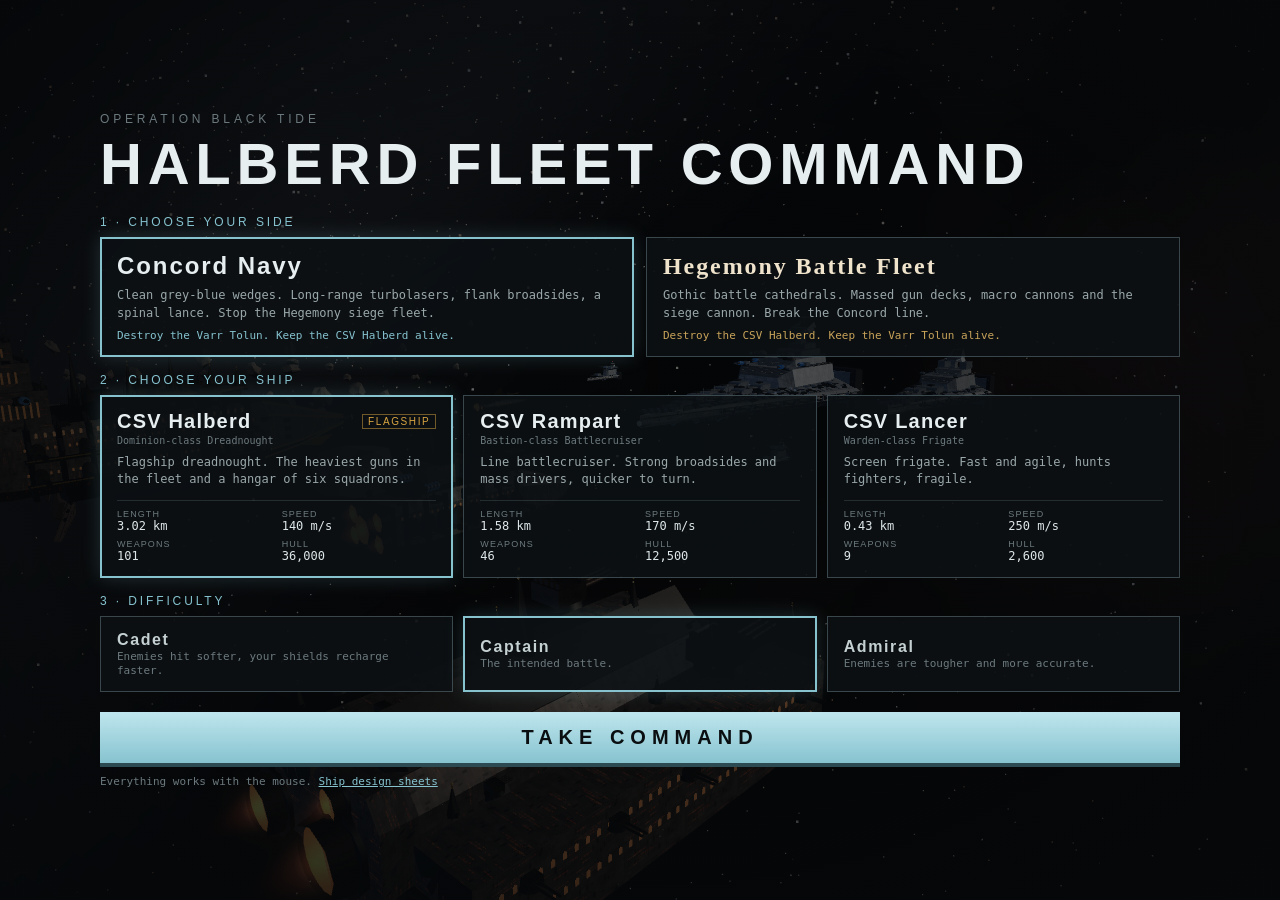
<file: index.html>
<!doctype html>
<html lang="en">
<head>
<meta charset="utf-8">
<meta name="viewport" content="width=device-width,initial-scale=1">
<title>Halberd Fleet Command</title>
<link rel="icon" href="data:image/svg+xml,%3Csvg xmlns='http://www.w3.org/2000/svg' viewBox='0 0 32 32'%3E%3Cpath d='M2 16 L30 9 L30 23 Z' fill='%2386c3cf'/%3E%3C/svg%3E">
<link rel="stylesheet" href="src/style.css">
<script type="importmap">
{ "imports": { "three": "./vendor/three.module.js" } }
</script>
</head>
<body>
<canvas id="game"></canvas>
<div id="ui"></div>
<div id="boot" class="boot">
  <div class="boot-card">
    <div class="boot-kicker">Concord Navy · Operation Black Tide</div>
    <h1>HALBERD FLEET COMMAND</h1>
    <div id="boot-status" class="boot-status">Loading…</div>
  </div>
</div>
<noscript>This game needs JavaScript and WebGL.</noscript>
<script type="module" src="src/main.js"></script>
</body>
</html>
</file>
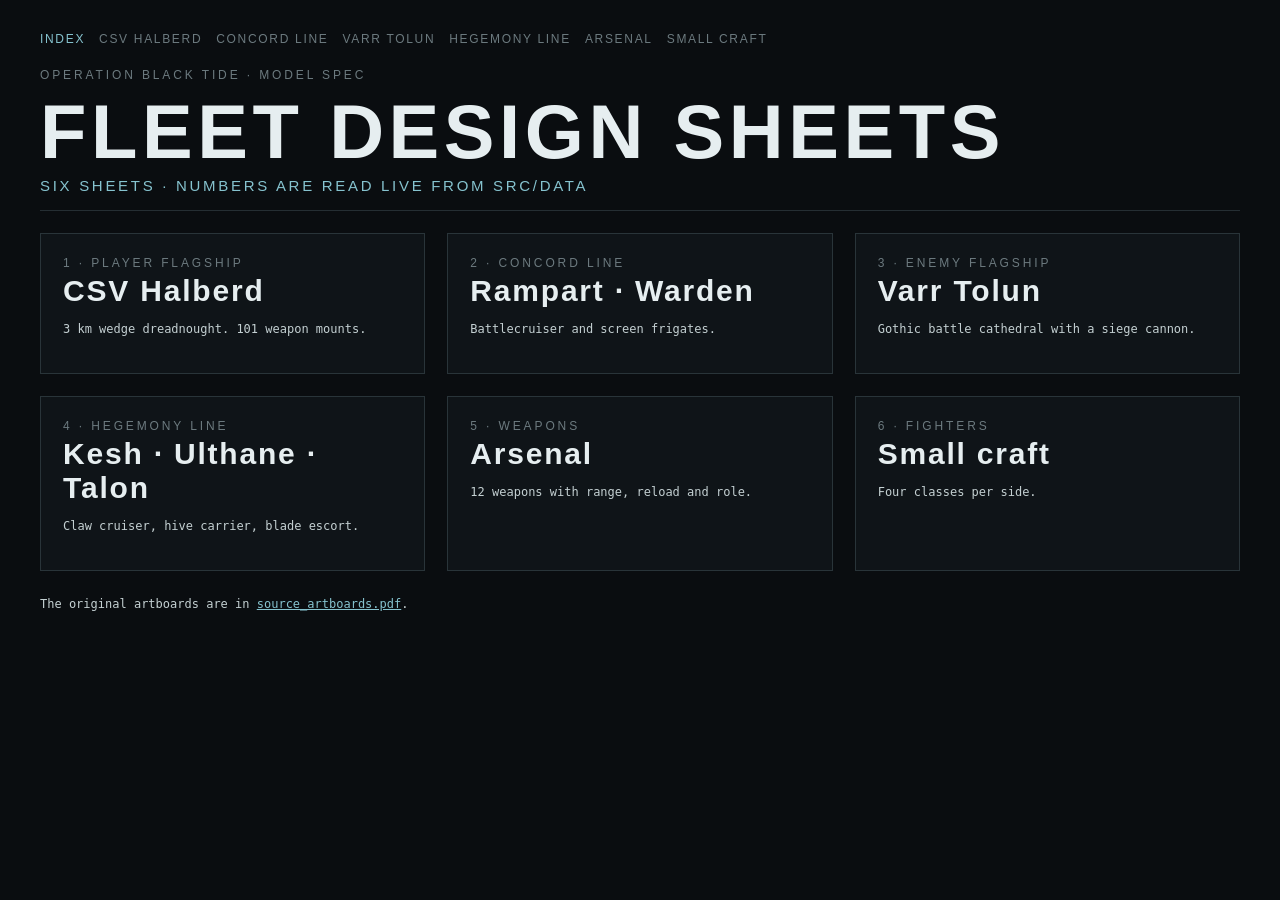
<file: design/index.html>
<!doctype html><html lang="en"><head><meta charset="utf-8"><meta name="viewport" content="width=device-width,initial-scale=1">
<title>Halberd fleet design sheets</title><link rel="stylesheet" href="sheet.css"></head><body class=""><div class="sheet">
<nav class="nav"><a href="index.html">Index</a><a href="halberd.html">CSV Halberd</a><a href="concord-line.html">Concord line</a><a href="varr-tolun.html">Varr Tolun</a><a href="hegemony-line.html">Hegemony line</a><a href="arsenal.html">Arsenal</a><a href="small-craft.html">Small craft</a></nav>
<div class="head"><div><div class="kicker">Operation Black Tide · Model spec</div><h1>FLEET DESIGN SHEETS</h1><div class="sub">Six sheets · numbers are read live from src/data</div></div></div>
<div class="cards">
<a class="card" href="halberd.html" style="color:inherit;text-decoration:none"><div class="kicker">1 · Player flagship</div><h2>CSV Halberd</h2><p class="note">3 km wedge dreadnought. 101 weapon mounts.</p></a>
<a class="card" href="concord-line.html" style="color:inherit;text-decoration:none"><div class="kicker">2 · Concord line</div><h2>Rampart · Warden</h2><p class="note">Battlecruiser and screen frigates.</p></a>
<a class="card" href="varr-tolun.html" style="color:inherit;text-decoration:none"><div class="kicker">3 · Enemy flagship</div><h2>Varr Tolun</h2><p class="note">Gothic battle cathedral with a siege cannon.</p></a>
<a class="card" href="hegemony-line.html" style="color:inherit;text-decoration:none"><div class="kicker">4 · Hegemony line</div><h2>Kesh · Ulthane · Talon</h2><p class="note">Claw cruiser, hive carrier, blade escort.</p></a>
<a class="card" href="arsenal.html" style="color:inherit;text-decoration:none"><div class="kicker">5 · Weapons</div><h2>Arsenal</h2><p class="note">12 weapons with range, reload and role.</p></a>
<a class="card" href="small-craft.html" style="color:inherit;text-decoration:none"><div class="kicker">6 · Fighters</div><h2>Small craft</h2><p class="note">Four classes per side.</p></a>
</div>
<p class="note" style="margin-top:24px">The original artboards are in <a href="source_artboards.pdf" style="color:var(--cyan)">source_artboards.pdf</a>.</p>
</div><script type="module" src="sheet.js"></script></body></html>
</file>
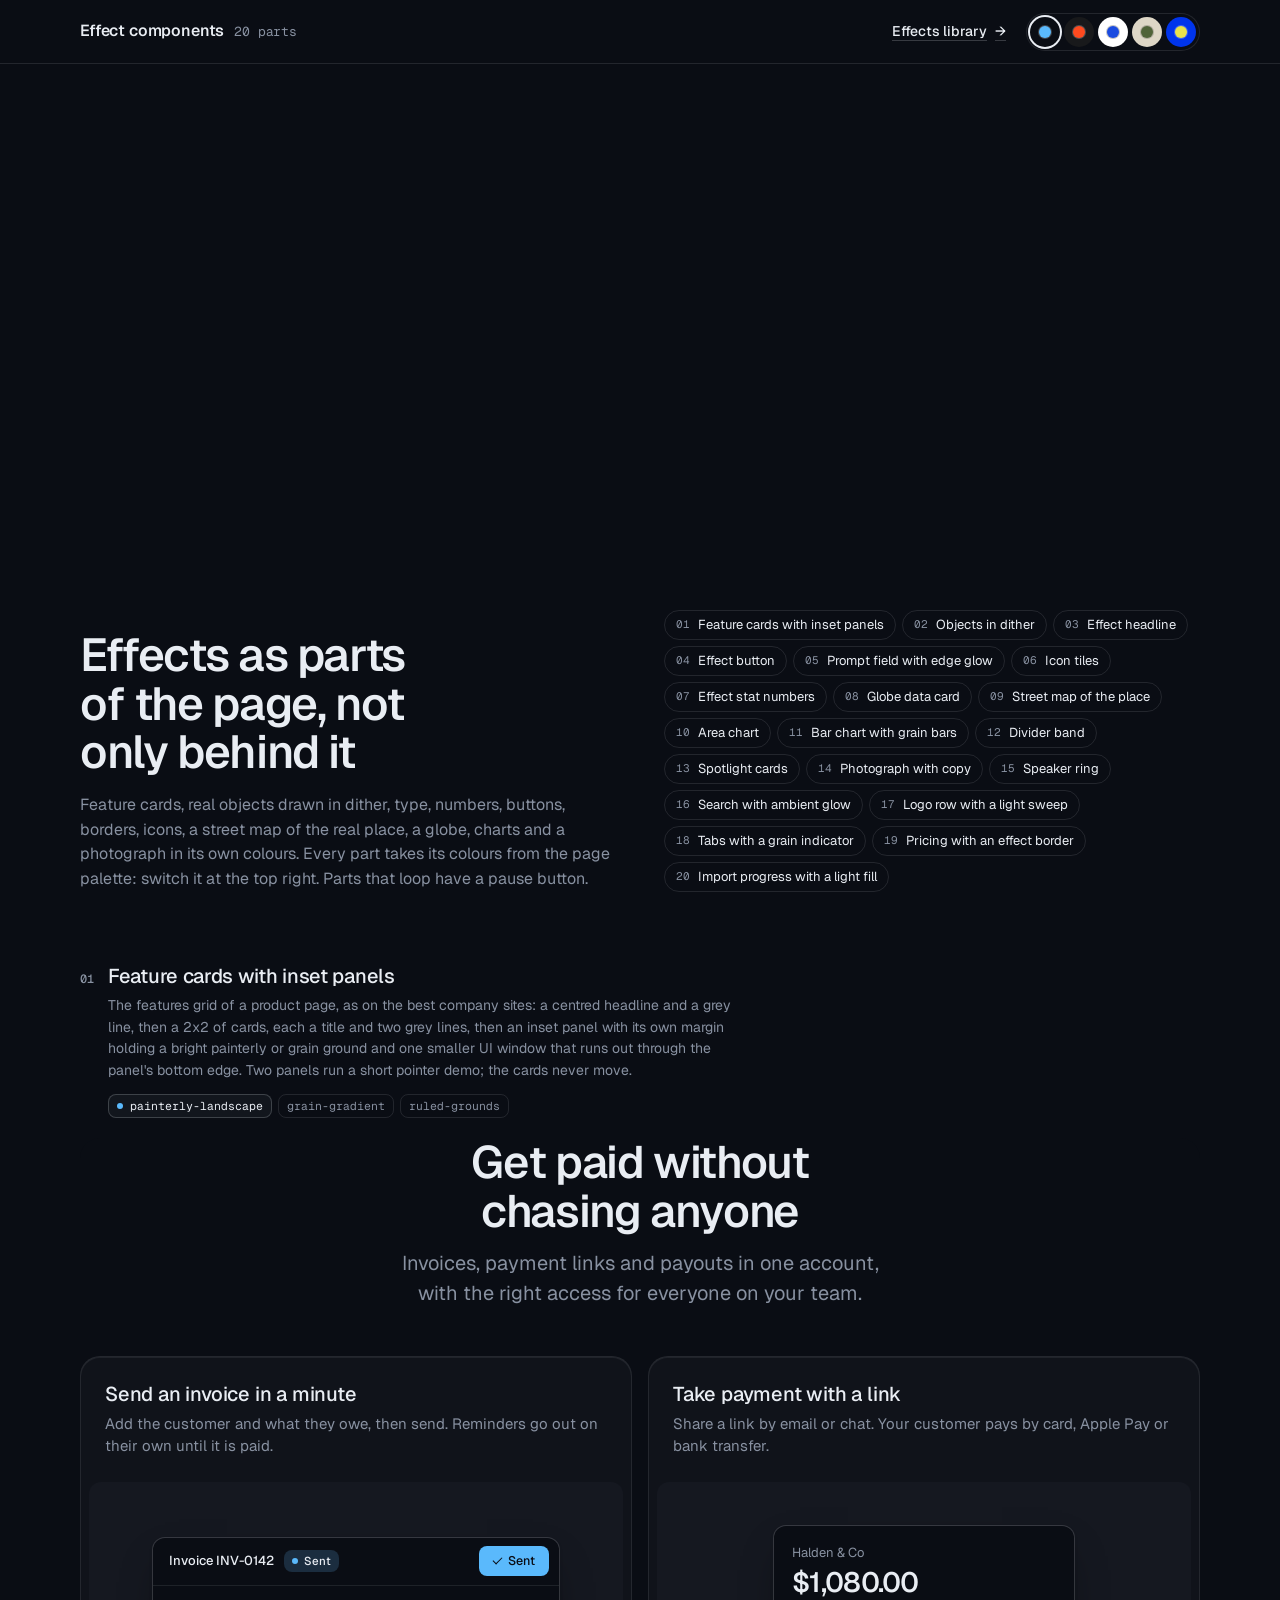
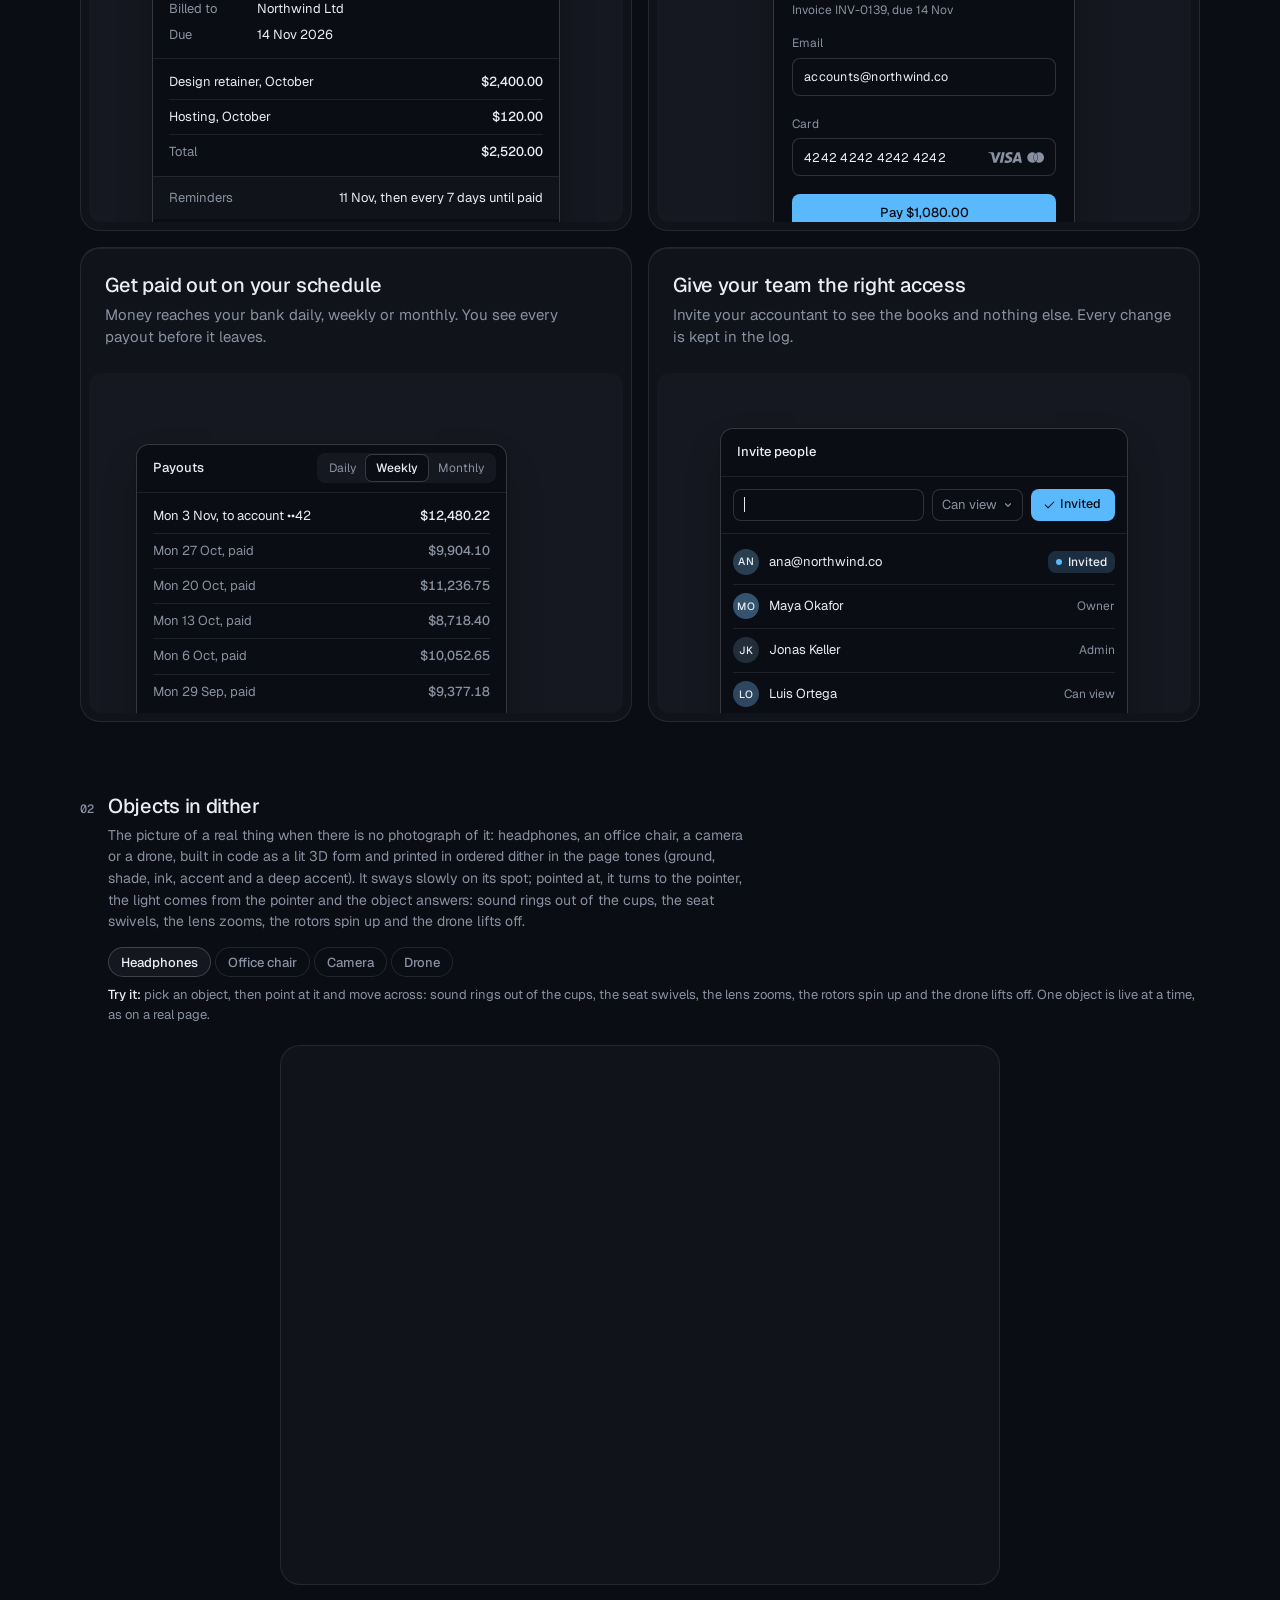
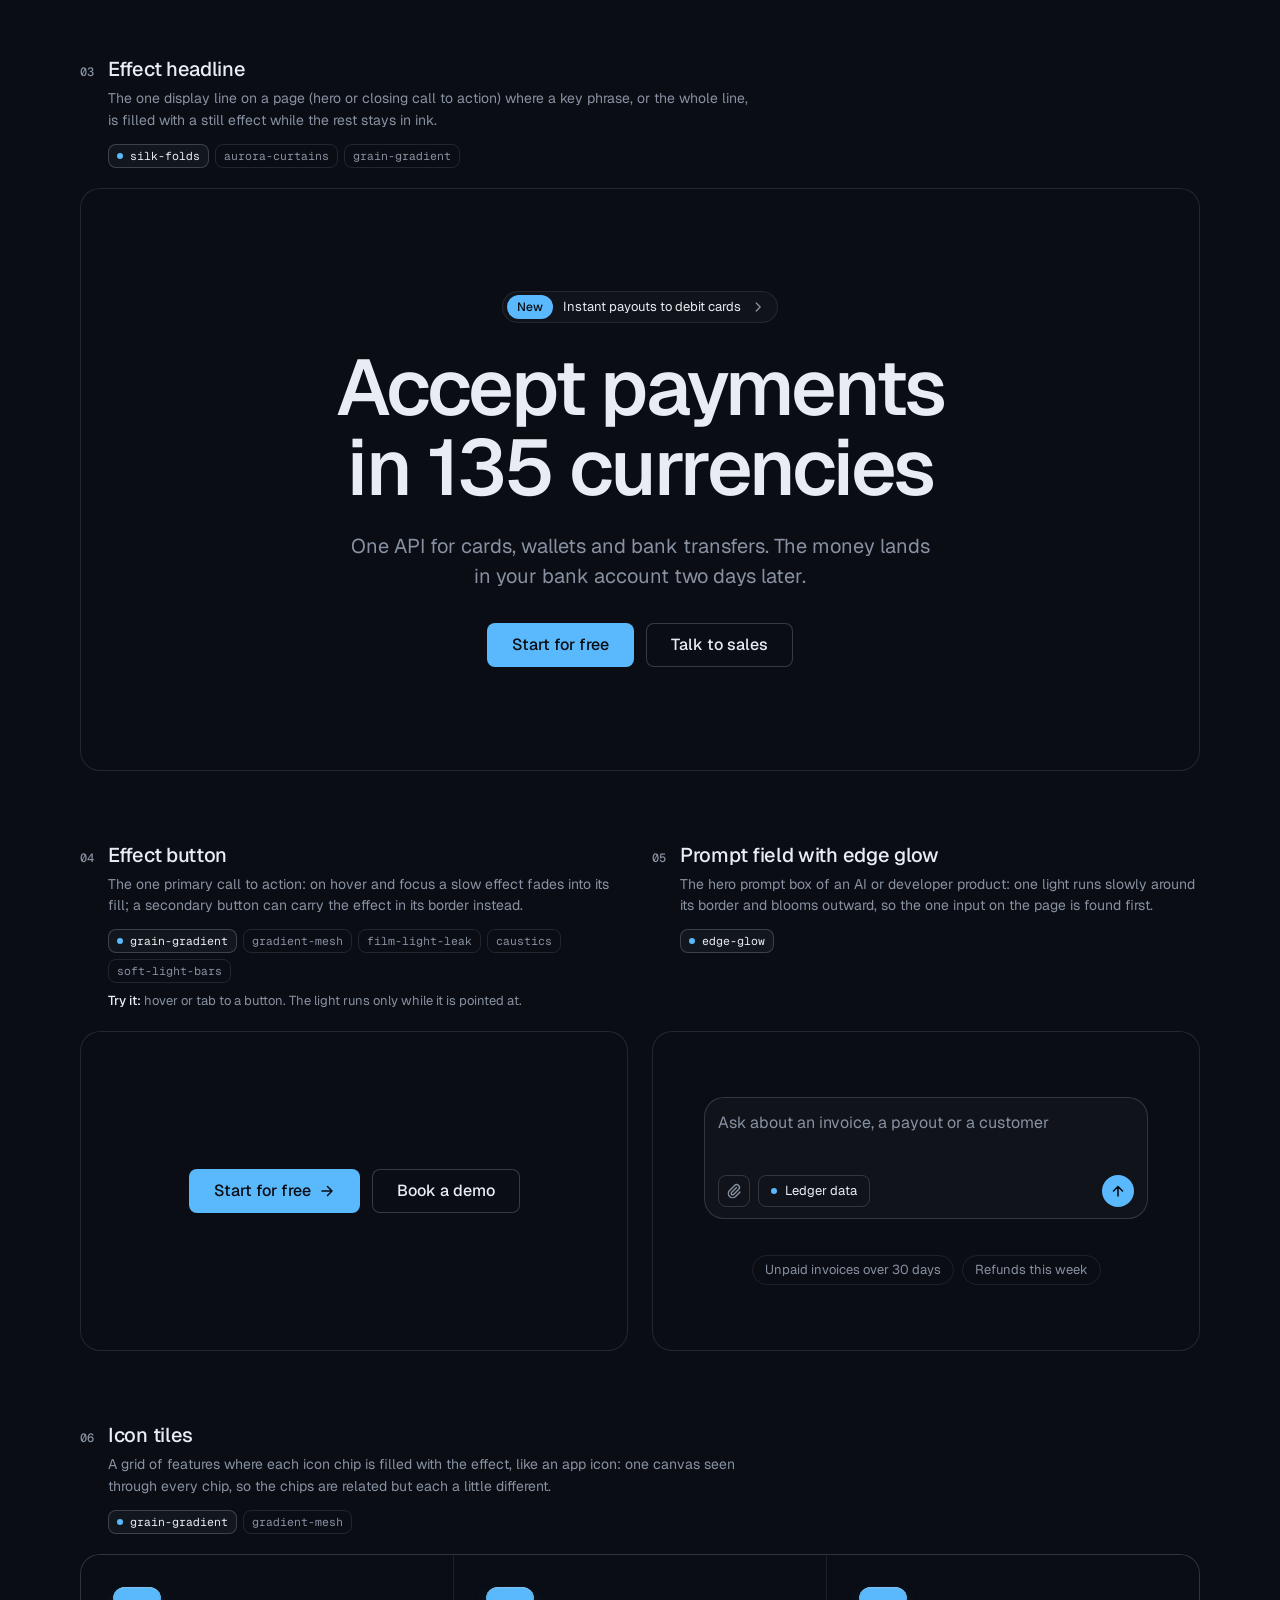
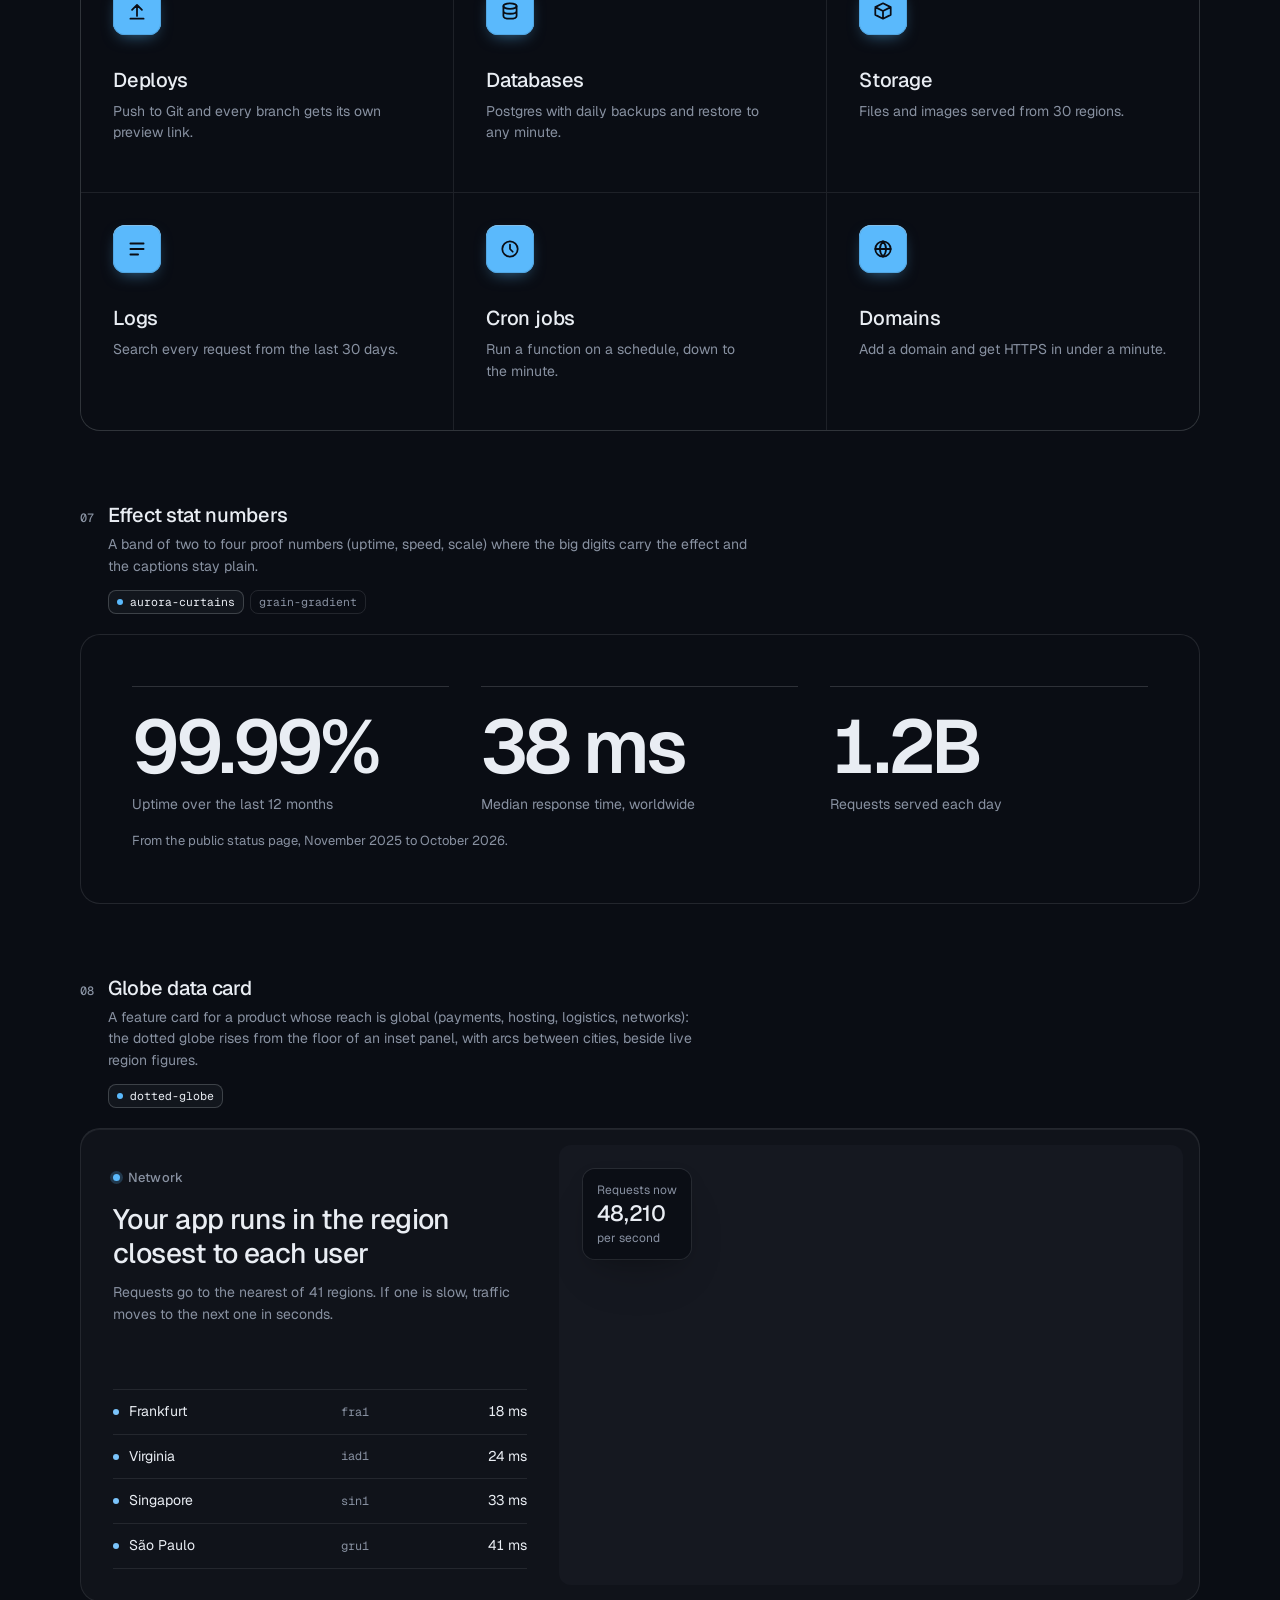
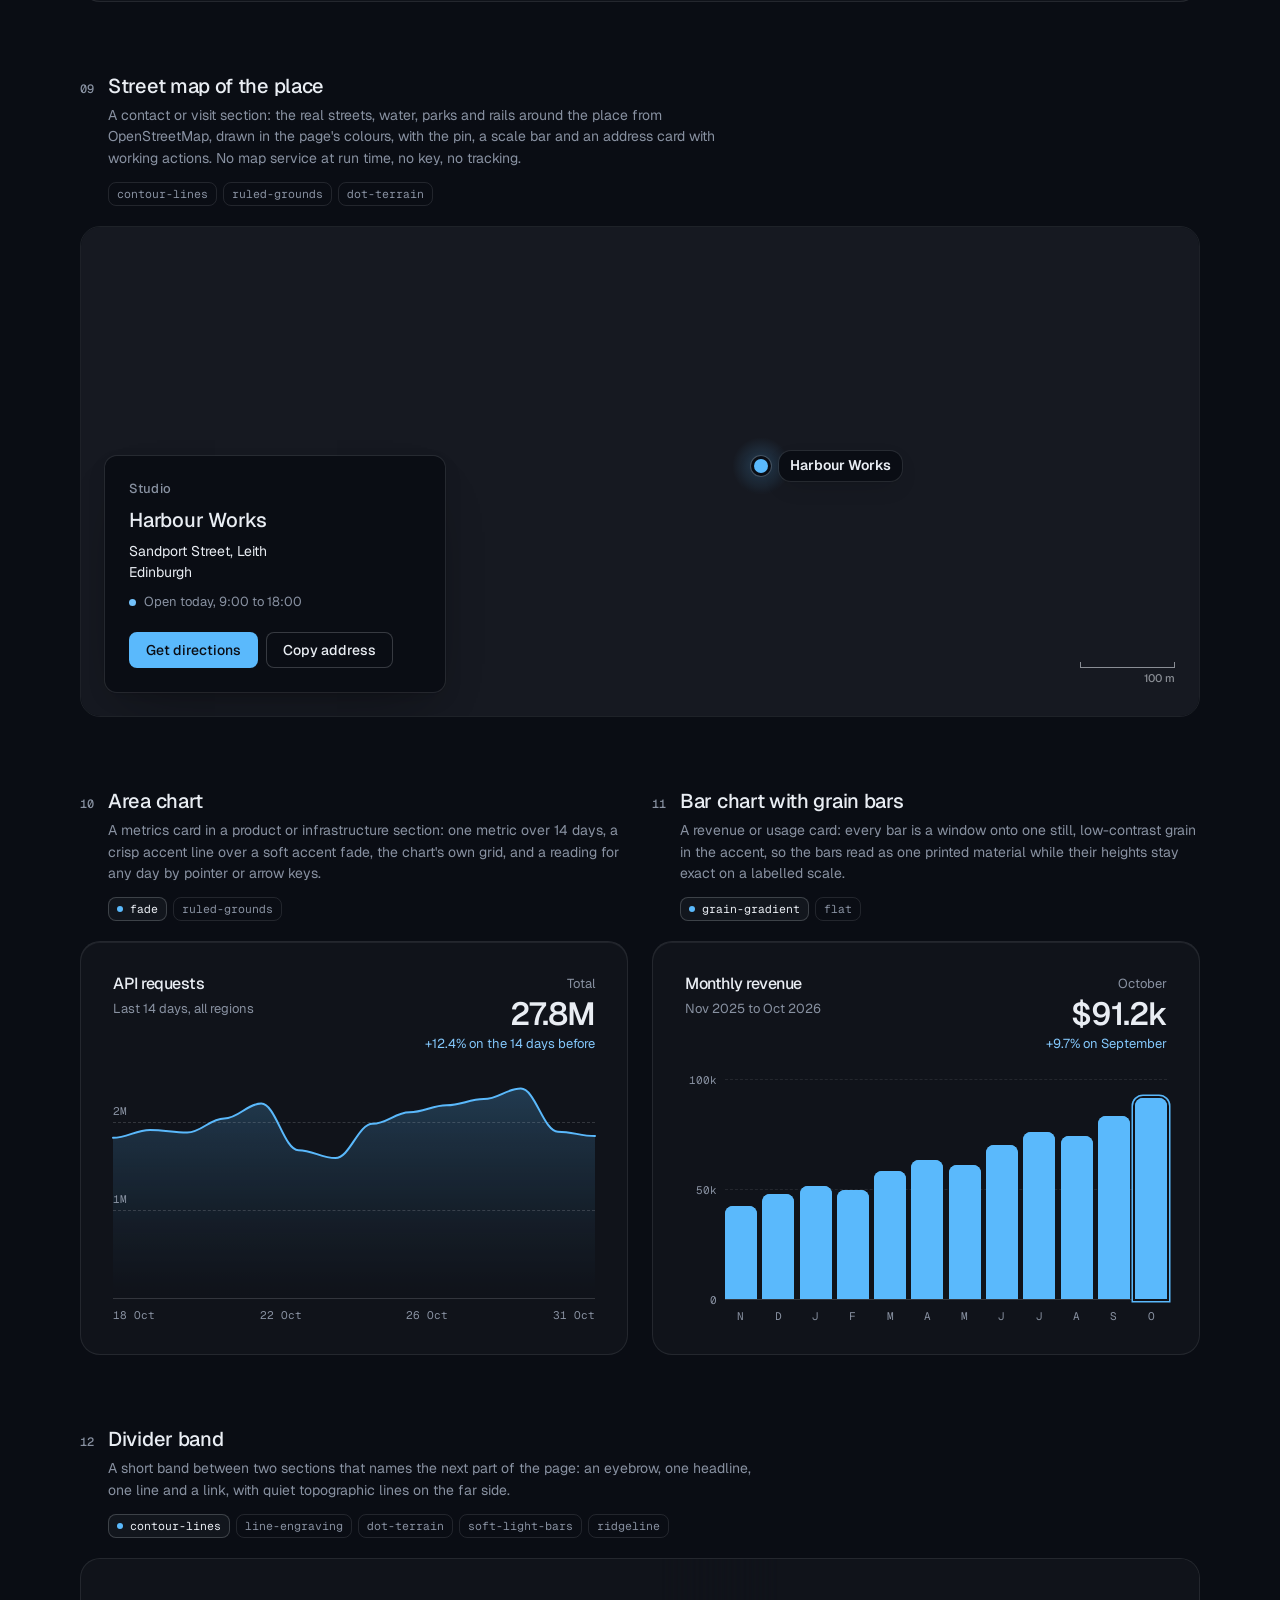
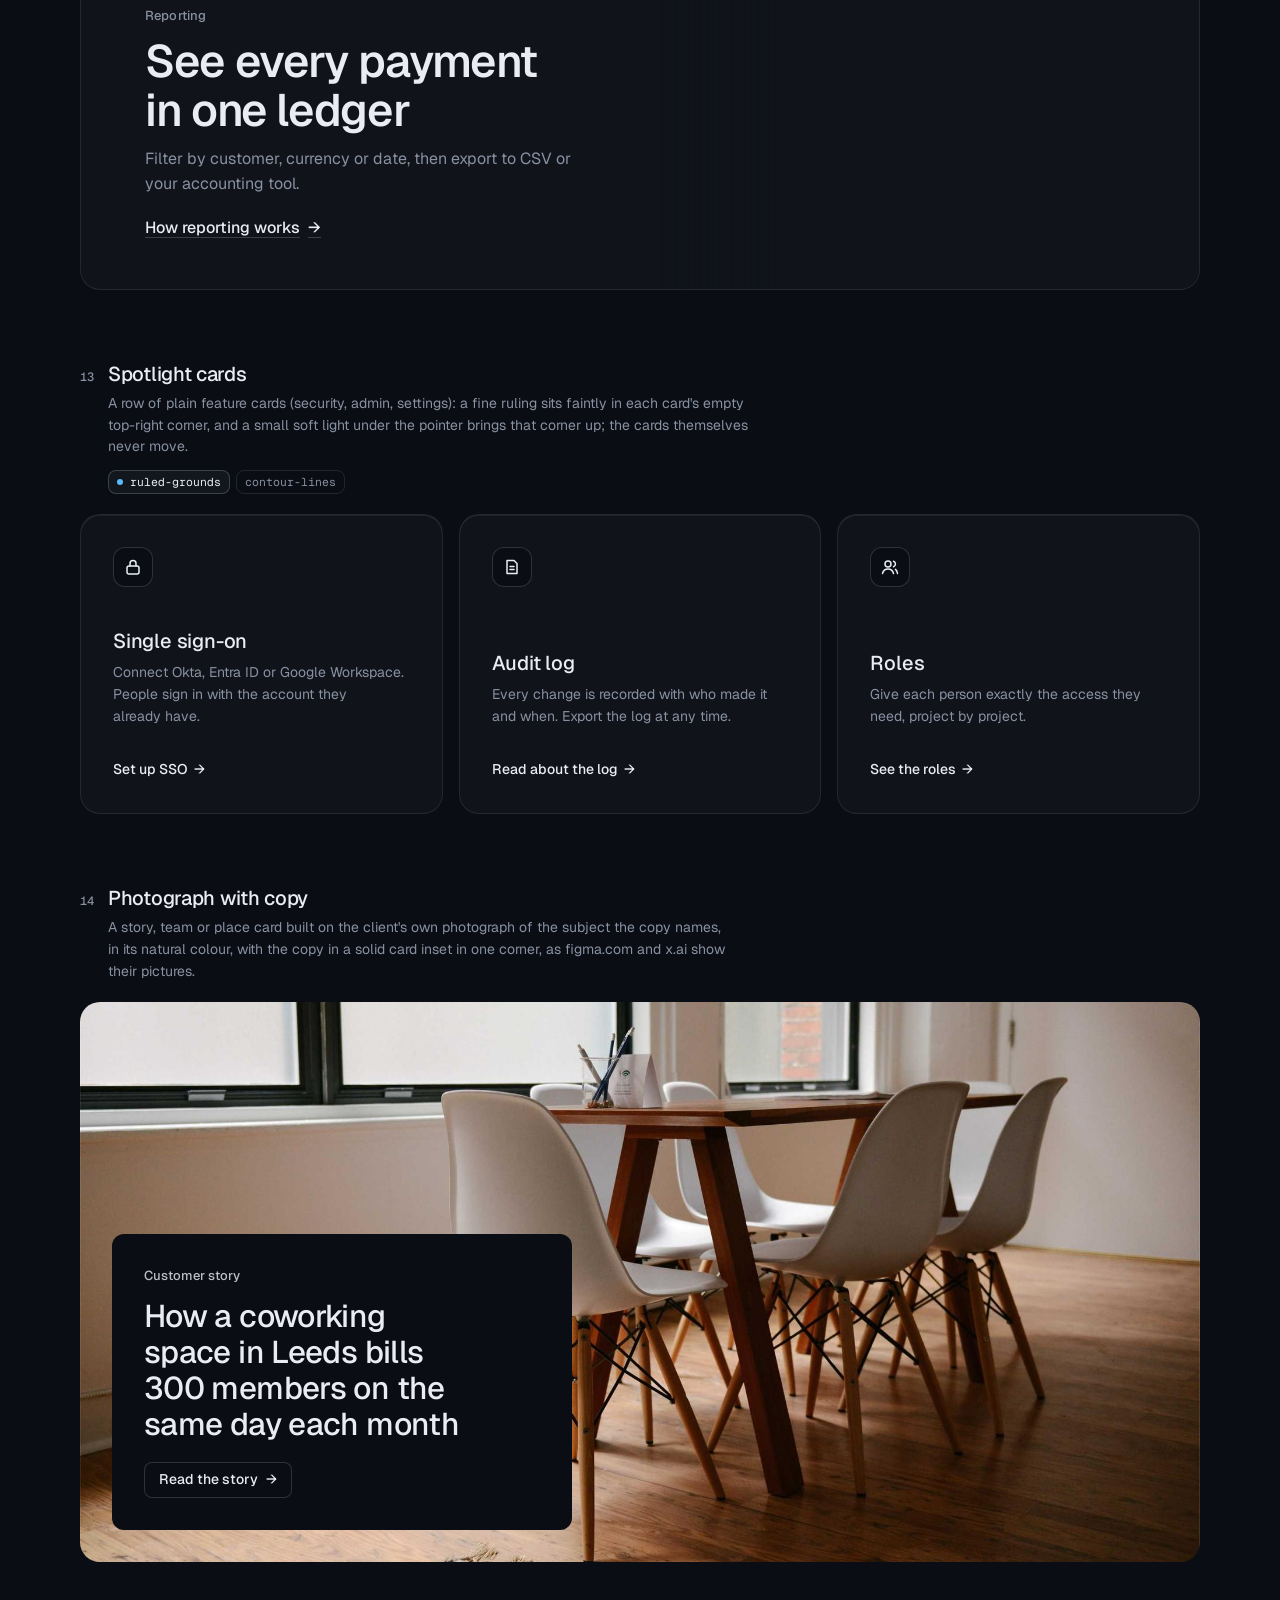
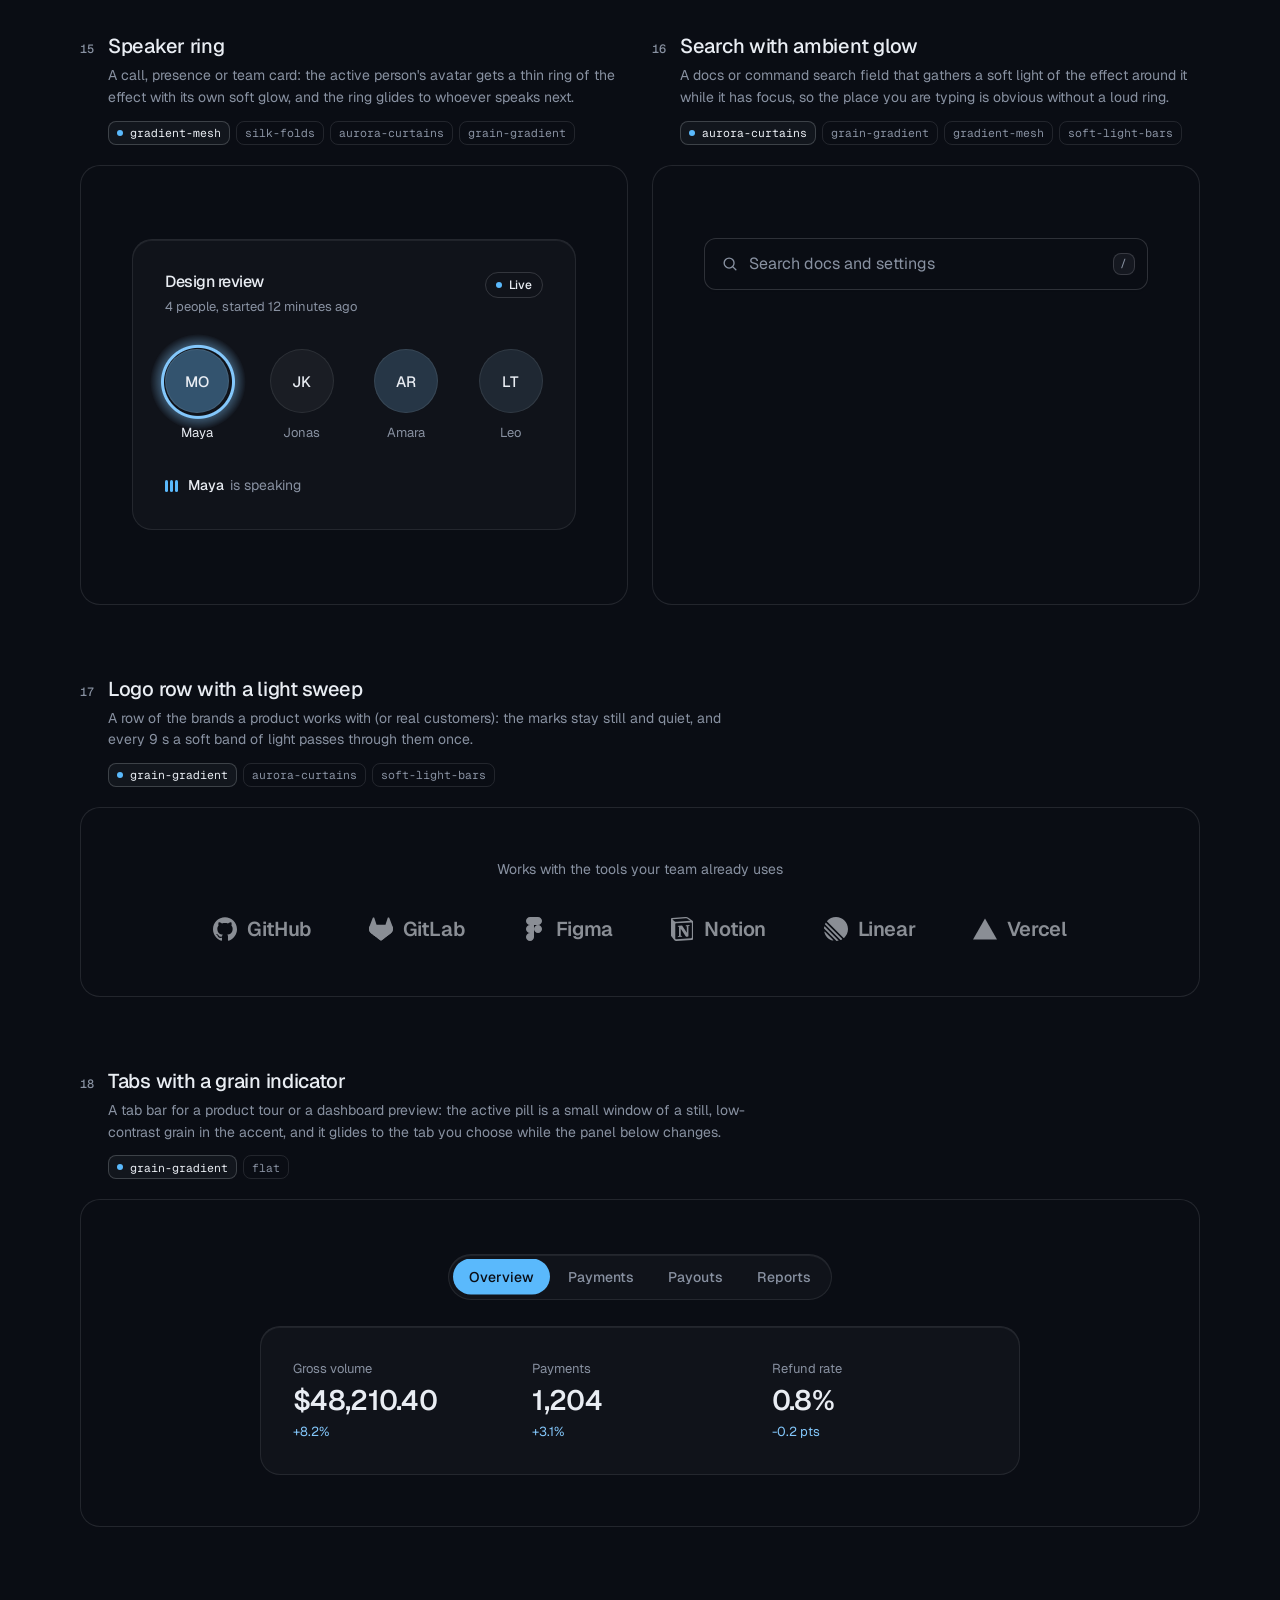
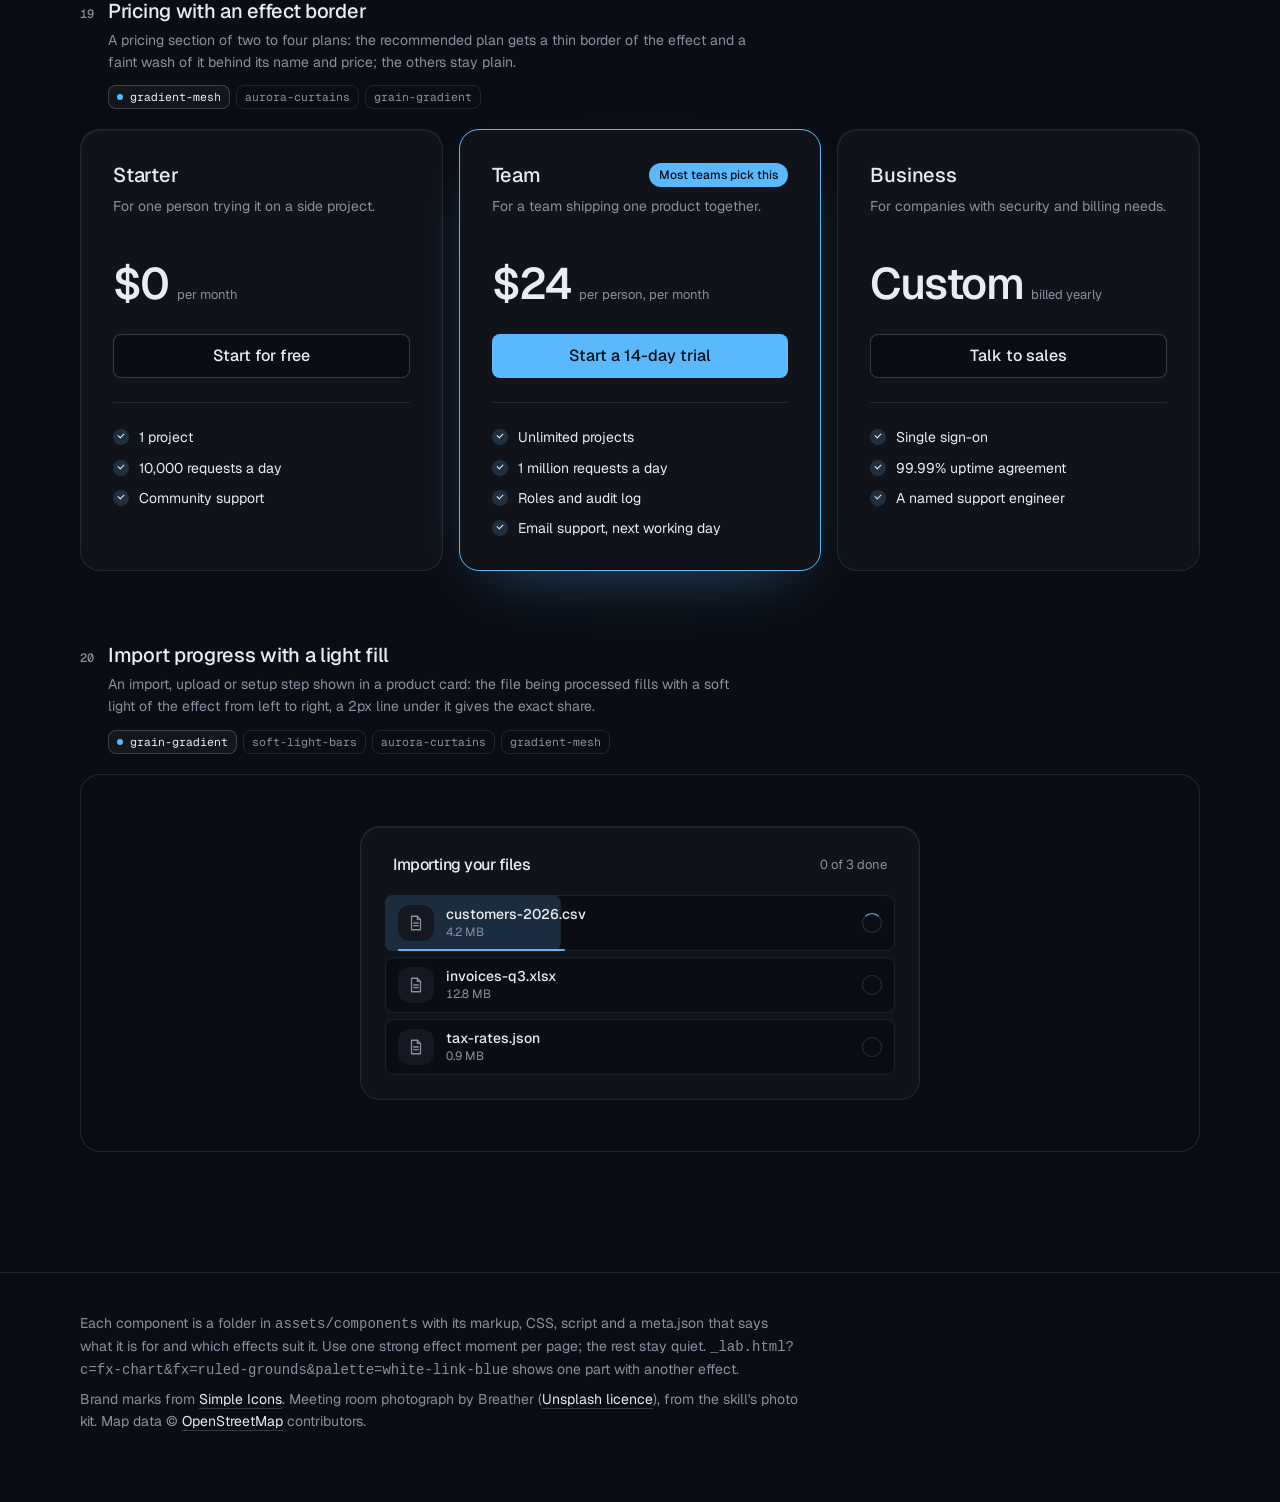
<file: .claude/skills/design-taste-frontend/assets/components/index.html>
<!doctype html>
<html lang="en" data-radius="soft">
<head>
<script>window.__tpGlMax = 16;   /* a gallery shows many live effects at once; a page of a site keeps the default 4 (fx.js) */</script>
<meta charset="utf-8">
<meta name="viewport" content="width=device-width, initial-scale=1">
<title>Effect components</title>
<link rel="preconnect" href="https://fonts.googleapis.com">
<link rel="preconnect" href="https://fonts.gstatic.com" crossorigin>
<link href="https://fonts.googleapis.com/css2?family=Geist:wght@100..900&family=Geist+Mono:wght@400..600&display=swap" rel="stylesheet">
<link rel="stylesheet" href="../system.css">
<link rel="stylesheet" href="./base.css">
<style>
  :root {
    --font-display: "Geist", system-ui, sans-serif;
    --font-text: "Geist", system-ui, sans-serif;
    --font-mono: "Geist Mono", ui-monospace, monospace;
    --display-weight: 560;
    --display-tracking: -0.03em;
    --container: 1200px;
  }
  body { min-height: 100vh; }
  .top {
    position: sticky; top: 0; z-index: 50; height: 64px; background: var(--bg);
    border-bottom: 1px solid var(--line);
  }
  .top .container { height: 100%; display: flex; align-items: center; justify-content: space-between; gap: 16px; }
  .brand { display: flex; align-items: center; gap: 10px; font-weight: 560; letter-spacing: -0.01em; }
  .brand small { font: 400 13px/1 var(--font-mono); color: var(--muted); }
  .top nav { display: flex; align-items: center; gap: 20px; }
  .top nav a.link { font-size: 14px; }
  .swatches { display: flex; gap: 4px; padding: 3px; border: 1px solid var(--line); border-radius: 999px; background: var(--bg); }
  .swatches button {
    width: 30px; height: 30px; border-radius: 999px; border: 0; padding: 0; cursor: pointer; position: relative;
    background: var(--sw-bg);
  }
  .swatches button::after {
    content: ""; position: absolute; inset: 9px; border-radius: 999px; background: var(--sw-accent);
    box-shadow: 0 0 0 1px color-mix(in oklab, var(--sw-ink) 25%, transparent);
  }
  .swatches button[aria-pressed="true"] { box-shadow: 0 0 0 2px var(--ink); }
  .swatches button:focus-visible { outline-offset: 3px; }

  .intro { padding-block: 64px 40px; display: grid; grid-template-columns: minmax(0, 6fr) minmax(0, 6fr); gap: 48px; align-items: end; }
  .intro h1 { font-size: clamp(34px, 2.2vw + 18px, 52px); line-height: 1.05; max-width: 15ch; }
  .intro p { margin-top: 16px; color: var(--muted); font-size: var(--t-body); line-height: 1.55; max-width: 52ch; }
  .index { display: flex; flex-wrap: wrap; gap: 6px; justify-content: flex-start; }
  @media (max-width: 1023px) { .intro { grid-template-columns: minmax(0, 1fr); gap: 28px; } }
  .index a {
    display: inline-flex; align-items: center; gap: 8px; height: 30px; padding: 0 11px; border-radius: 999px;
    border: 1px solid var(--line); font-size: 13px; color: var(--ink);
    transition: border-color var(--dur) var(--ease), background-color var(--dur) var(--ease);
  }
  .index a span { font-family: var(--font-mono); font-size: 11px; color: var(--muted); }
  .index a:hover { border-color: var(--line-strong); background: color-mix(in oklab, var(--ink) 4%, var(--bg)); }

  /* every part spans two rows of the list (its notes, its stage) as a subgrid, so the two parts of a
     half-width pair share one notes height and one stage height: their stages start and end level */
  .list { display: grid; grid-template-columns: repeat(2, minmax(0, 1fr)); column-gap: 24px; row-gap: 0; padding-bottom: 120px; }
  .sc { grid-column: 1 / -1; grid-row: span 2; display: grid; grid-template-rows: subgrid; row-gap: 20px; min-width: 0; scroll-margin-top: 88px; padding-top: 72px; }
  .sc:first-child { padding-top: 0; }
  .sc.is-half { grid-column: auto; }
  .sc.is-half .sc__stage:not(.is-center) { display: grid; }
  .sc__meta { display: grid; grid-template-columns: auto 1fr; column-gap: 14px; row-gap: 6px; align-items: baseline; align-content: start; }
  .sc__note { grid-column: 2; margin: 2px 0 0; font-size: 13px; color: var(--muted); }
  .sc__note::before { content: "Try it: "; color: var(--ink); font-weight: 500; }
  .sc__no { font: 500 12px/1 var(--font-mono); color: var(--muted); padding-top: 2px; }
  .sc__name { font: 500 20px/1.25 var(--font-text); letter-spacing: -0.015em; margin: 0; }
  .sc__for { grid-column: 2; color: var(--muted); font-size: 14px; line-height: 1.55; max-width: 72ch; margin: 0; }
  .sc__fx { grid-column: 2; display: flex; flex-wrap: wrap; gap: 6px; margin-top: 6px; }
  .sc__fx li {
    font: 400 11.5px/1 var(--font-mono); color: var(--muted); height: 24px; display: inline-flex; align-items: center;
    padding: 0 8px; border-radius: var(--r-sm); border: 1px solid var(--line);
  }
  .sc__fx li.is-on { color: var(--ink); border-color: var(--line-strong); background: color-mix(in oklab, var(--ink) 5%, var(--bg)); }
  .sc__fx li.is-on::before { content: ""; width: 6px; height: 6px; border-radius: 99px; background: var(--accent); margin-right: 7px; }
  .sc__stage {
    position: relative; min-width: 0; border: 1px solid var(--line); border-radius: var(--r-lg);
    padding: clamp(20px, 4vw, 56px); background: var(--bg);
  }
  .sc__stage.is-tall { padding-block: clamp(56px, 8vw, 120px); }
  .sc__stage.is-flush { padding: 0; border: 0; }
  .sc__stage.is-center { display: grid; place-items: center; min-height: 320px; }
  /* one object, at a size a page would give it */
  #fx-dither-object .sc__stage { display: grid; justify-items: center; }
  #fx-dither-object .cx-obj { width: min(100%, 720px); }
  .sc__pick { grid-column: 2; display: flex; flex-wrap: wrap; gap: 4px; margin-top: 8px; }
  .sc__pick button {
    height: 30px; padding: 0 12px; border-radius: 999px; border: 1px solid var(--line); background: var(--bg);
    font: 500 13px/1 var(--font-text); color: var(--muted); cursor: pointer;
  }
  .sc__pick button:hover { color: var(--ink); border-color: var(--line-strong); }
  .sc__pick button[aria-pressed="true"] { color: var(--ink); border-color: var(--line-strong); background: color-mix(in oklab, var(--ink) 6%, var(--bg)); }
  /* the search list opens below its field: leave it room inside the frame */
  #fx-search .sc__stage { min-height: 440px; place-items: start center; padding-top: 72px; }
  .sc__stage:empty::after { content: "Loading"; color: var(--muted); font-size: 13px; }

  .foot { border-top: 1px solid var(--line); padding: 40px 0 64px; color: var(--muted); font-size: 14px; }
  .foot p { max-width: 80ch; margin: 0 0 8px; }
  .foot a { color: var(--ink); text-decoration: underline; text-decoration-color: var(--line-strong); text-underline-offset: 4px; }

  @media (max-width: 899px) {
    .list { grid-template-columns: minmax(0, 1fr); }
    .sc.is-half { grid-column: 1 / -1; }
    .top nav a.link { display: none; }
  }
  @media (max-width: 639px) {
    .intro { padding-block: 48px 32px; }
    .sc { padding-top: 48px; }
    .sc__meta { grid-template-columns: 1fr; }
    .sc__no { display: none; }
    .sc__for, .sc__fx, .sc__note, .sc__pick { grid-column: 1; }
    .sc__stage.is-center { min-height: 240px; }
    .brand small { display: none; }
  }
</style>
</head>
<body>
<header class="top">
  <div class="container">
    <div class="brand">Effect components <small id="count"></small></div>
    <nav aria-label="Palette and links">
      <a class="link" href="../effects/gallery.html">Effects library</a>
      <div class="swatches" id="swatches" role="group" aria-label="Page palette"></div>
    </nav>
  </div>
</header>

<main>
  <section class="intro container">
    <div>
      <h1>Effects as parts of the page, not only behind it</h1>
      <p id="lede">Feature cards, real objects drawn in dither, type, numbers, buttons, borders, icons, a street map of the real place, a globe, charts and a photograph in its own colours. Every part takes its colours from the page palette: switch it at the top right. Parts that loop have a pause button.</p>
    </div>
    <nav class="index" id="index" aria-label="Components"></nav>
  </section>
  <div class="container list" id="list"></div>
</main>

<footer class="foot">
  <div class="container">
    <p>Each component is a folder in <code>assets/components</code> with its markup, CSS, script and a meta.json that says what it is for and which effects suit it. Use one strong effect moment per page; the rest stay quiet. <code>_lab.html?c=fx-chart&amp;fx=ruled-grounds&amp;palette=white-link-blue</code> shows one part with another effect.</p>
    <p>Brand marks from <a href="https://simpleicons.org/">Simple Icons</a>. Meeting room photograph by Breather (<a href="https://unsplash.com/photos/DEdM9Vs6s8w">Unsplash licence</a>), from the skill's photo kit. Map data © <a href="https://www.openstreetmap.org/copyright">OpenStreetMap</a> contributors.</p>
  </div>
</footer>

<script type="module">
  import fx from '../effects/fx.js';

  // component id, layout and stage style, in page order
  const COMPONENTS = [
    { id: 'fx-feature-card', stage: 'is-flush' },
    { id: 'fx-dither-object', stage: 'is-flush', note: 'pick an object, then point at it and move across: sound rings out of the cups, the seat swivels, the lens zooms, the rotors spin up and the drone lifts off. One object is live at a time, as on a real page.' },
    { id: 'fx-headline', stage: 'is-tall' },
    { id: 'fx-button', half: true, stage: 'is-center', note: 'hover or tab to a button. The light runs only while it is pointed at.' },
    { id: 'fx-prompt', half: true, stage: 'is-center' },
    { id: 'fx-icon-tiles', stage: 'is-flush' },
    { id: 'fx-stat' },
    { id: 'fx-globe', stage: 'is-flush' },
    { id: 'fx-map', stage: 'is-flush' },
    { id: 'fx-chart', half: true, stage: 'is-flush' },
    { id: 'fx-bars', half: true, stage: 'is-flush' },
    { id: 'fx-band', stage: 'is-flush' },
    { id: 'fx-spotlight', stage: 'is-flush' },
    { id: 'fx-photo', stage: 'is-flush' },
    { id: 'fx-avatar', half: true, stage: 'is-center' },
    { id: 'fx-search', half: true, stage: 'is-center' },
    { id: 'fx-logos' },
    { id: 'fx-tabs' },
    { id: 'fx-pricing', stage: 'is-flush' },
    { id: 'fx-progress', stage: 'is-center' },
  ];

  const PALETTES = [
    { id: 'blue-black-cornflower', name: 'Night, cornflower', bg: '#0a0d14', surface: '#131824', ink: '#e9edf3', muted: '#8891a1', accent: '#5ab9fc', accentInk: '#0a0d14' },
    { id: 'graphite-safety-orange', name: 'Graphite, orange', bg: '#18191b', surface: '#222427', ink: '#eff0f1', muted: '#9c9ea3', accent: '#ff4a1f', accentInk: '#18191b' },
    { id: 'white-link-blue', name: 'White, blue', bg: '#ffffff', surface: '#f4f4f4', ink: '#111111', muted: '#6b6b6b', accent: '#1a4be0', accentInk: '#ffffff' },
    { id: 'moss-sand', name: 'Sand, moss', bg: '#ddd6c6', surface: '#d2cab8', ink: '#2a2a26', muted: '#59574e', accent: '#4f6238', accentInk: '#ffffff' },
    { id: 'cobalt-field', name: 'Cobalt field', bg: '#0034eb', surface: '#002fd6', ink: '#ffffff', muted: '#dfe4f2', accent: '#e9e34a', accentInk: '#111111' },
  ];

  const q = new URLSearchParams(location.search);
  if (q.has('time')) fx.setClock(+q.get('time'));
  if (q.has('fallback')) fx.config.forceFallback = true;
  const only = q.get('only') ? q.get('only').split(',') : null;
  const list = document.getElementById('list');
  const index = document.getElementById('index');
  const swatches = document.getElementById('swatches');

  /*
    The budget: a laptop's integrated GPU shares its memory with everything else, so this page never
    holds more than 4 live WebGL contexts. A part is started when it comes near the viewport and
    destroyed when it leaves it; still parts draw once and free their context; fx.js frees any idle
    off-screen context past 4. liveGL() counts the contexts that are open right now.
  */
  fx.config.maxLive = 4;
  const contexts = new Set();
  let peakGL = 0;
  const getContext = HTMLCanvasElement.prototype.getContext;
  HTMLCanvasElement.prototype.getContext = function (type, ...rest) {
    const c = getContext.call(this, type, ...rest);
    if (c && /webgl/i.test(type) && !contexts.has(c)) { contexts.add(c); peakGL = Math.max(peakGL, liveGL()); }
    return c;
  };
  function liveGL() {
    for (const c of contexts) if (c.isContextLost()) contexts.delete(c);
    return contexts.size;
  }

  // the dither object: one live at a time, switched here (a real page shows one object)
  const OBJECTS = {
    headphones: ['Headphones', 'Over-ear, wireless'],
    chair: ['Office chair', 'Swivel seat on five castors'],
    camera: ['Camera', 'Mirrorless, with a zoom lens'],
    drone: ['Drone', 'Four rotors and a camera'],
  };
  let object = OBJECTS[q.get('object')] ? q.get('object') : 'headphones';
  // print (ordered dither, the default) or studio (a smooth shaded render: no picker until it is anti-aliased; ?render=studio)
  let render = q.get('render') === 'studio' ? 'studio' : 'print';

  function applyPalette(p) {
    const c = fx.color;
    const action = c.contrast(p.accent, p.bg) >= 2.2 ? p.accent : p.ink;
    const actionInk = action === p.accent ? p.accentInk : p.bg;
    const s = document.documentElement.style;
    const set = (k, v) => s.setProperty(k, v);
    set('--p-bg', p.bg); set('--p-surface', p.surface); set('--p-ink', p.ink); set('--p-muted', p.muted);
    set('--p-accent', p.accent); set('--p-accent-ink', p.accentInk); set('--p-action', action); set('--p-action-ink', actionInk);
    document.documentElement.style.colorScheme = c.isDark(p.bg) ? 'dark' : 'light';
    for (const b of swatches.children) b.setAttribute('aria-pressed', String(b.dataset.id === p.id));
  }

  async function load(entry) {
    const base = `./${entry.id}/`;
    const [meta, html, mod] = await Promise.all([
      fetch(base + 'meta.json').then(r => (r.ok ? r.json() : null)),
      fetch(base + 'component.html').then(r => (r.ok ? r.text() : null)),
      import(base + 'component.js').catch(err => { console.warn(entry.id, err); return null; }),
    ]).catch(() => [null, null, null]);
    if (!meta || !html || !mod) return null;
    const link = document.createElement('link');
    link.rel = 'stylesheet';
    link.href = base + 'component.css';
    document.head.append(link);
    await new Promise(r => { link.onload = link.onerror = r; });
    return { ...entry, meta, html, mod };
  }

  function section(e, n) {
    const s = document.createElement('section');
    s.className = 'sc' + (e.half ? ' is-half' : '');
    s.id = e.id;
    const fxList = (e.meta.effects || []).map(id => `<li class="${id === e.meta.default ? 'is-on' : ''}">${id}</li>`).join('');
    const pick = e.id === 'fx-dither-object'
      ? `<div class="sc__pick" role="group" aria-label="Object">${Object.keys(OBJECTS).map(k => `<button type="button" data-object="${k}" aria-pressed="${k === object}">${OBJECTS[k][0]}</button>`).join('')}</div>`
      : '';
    s.innerHTML = `
      <div class="sc__meta">
        <span class="sc__no">${String(n).padStart(2, '0')}</span>
        <h2 class="sc__name">${e.meta.name}</h2>
        <p class="sc__for">${e.meta.for}</p>
        ${fxList ? `<ul class="sc__fx" aria-label="Effects that suit it">${fxList}</ul>` : ''}
        ${pick}
        ${e.note ? `<p class="sc__note">${e.note}</p>` : ''}
      </div>
      <div class="sc__stage ${e.stage || ''}"></div>`;
    return s;
  }

  // the markup is placed at once (the page keeps its full height); the scripts run only near the viewport
  function markup(e) {
    const stage = e.section.querySelector('.sc__stage');
    stage.innerHTML = e.html;
    if (e.id === 'fx-dither-object') {
      const fig = stage.querySelector('.cx-obj');
      fig.dataset.cxObject = object;
      if (render === 'studio') fig.dataset.cxRender = 'studio'; else delete fig.dataset.cxRender;
      fig.querySelector('.cx-obj__stage').removeAttribute('aria-label');
    }
    return stage;
  }
  function start(e) {
    if (e.ctrl) return;
    const stage = markup(e);
    try { e.ctrl = e.mod.default(stage.firstElementChild || stage) || { destroy() {} }; } catch (err) { console.error(e.id, err); e.ctrl = { destroy() {} }; }
  }
  function stop(e) {
    if (!e.ctrl) return;
    try { e.ctrl.destroy?.(); } catch (err) { console.warn(e.id, err); }
    fx.unmountAll(e.section);
    e.ctrl = null;
  }

  function setPalette(p, entries) {
    entries.forEach(stop);
    applyPalette(p);
    try { localStorage.setItem('cx-palette', p.id); } catch (_) {}
    requestAnimationFrame(() => entries.forEach(e => (e.near ? start(e) : markup(e))));
  }

  let saved = null;
  try { saved = localStorage.getItem('cx-palette'); } catch (_) {}
  const first = PALETTES.find(p => p.id === q.get('palette')) || PALETTES.find(p => p.id === saved) || PALETTES[0];
  for (const p of PALETTES) {
    const b = document.createElement('button');
    b.type = 'button';
    b.dataset.id = p.id;
    b.title = p.name;
    b.setAttribute('aria-label', p.name);
    b.style.setProperty('--sw-bg', p.bg);
    b.style.setProperty('--sw-accent', p.accent);
    b.style.setProperty('--sw-ink', p.ink);
    swatches.append(b);
  }
  applyPalette(first);

  const wanted = COMPONENTS.filter(c => !only || only.includes(c.id));
  const entries = (await Promise.all(wanted.map(load))).filter(Boolean);
  document.getElementById('count').textContent = `${entries.length} parts`;
  entries.forEach((e, i) => {
    e.section = section(e, i + 1);
    list.append(e.section);
    markup(e);
    const a = document.createElement('a');
    a.href = '#' + e.id;
    a.innerHTML = `<span>${String(i + 1).padStart(2, '0')}</span>${e.meta.name}`;
    index.append(a);
  });
  await document.fonts.ready;
  const near = new IntersectionObserver(seen => {
    for (const en of seen) {
      const e = entries.find(x => x.section === en.target);
      if (!e) continue;
      e.near = en.isIntersecting;
      if (e.near) start(e); else stop(e);
    }
  }, { rootMargin: '10% 0px' });
  entries.forEach(e => near.observe(e.section));
  setTimeout(() => { document.documentElement.dataset.ready = '1'; }, 1500);

  swatches.addEventListener('click', ev => {
    const b = ev.target.closest('button');
    if (!b) return;
    const p = PALETTES.find(x => x.id === b.dataset.id);
    if (p) setPalette(p, entries);
  });
  list.addEventListener('click', ev => {
    const b = ev.target.closest('[data-object], [data-render]');
    if (!b || !(OBJECTS[b.dataset.object] || b.dataset.render)) return;
    if (b.dataset.render) render = b.dataset.render; else object = b.dataset.object;
    b.parentElement.querySelectorAll('button').forEach(x => x.setAttribute('aria-pressed', String(x === b)));
    const e = entries.find(x => x.id === 'fx-dither-object');
    stop(e);
    if (e.near) start(e); else markup(e);
  });
  window.__cx = {
    entries,
    setPalette: id => setPalette(PALETTES.find(p => p.id === id), entries),
    setObject: k => list.querySelector(`[data-object="${k}"]`)?.click(),
    gl: () => ({ live: liveGL(), peak: peakGL, started: entries.filter(e => e.ctrl).map(e => e.id) }),
  };
</script>

</body>
</html>
</file>
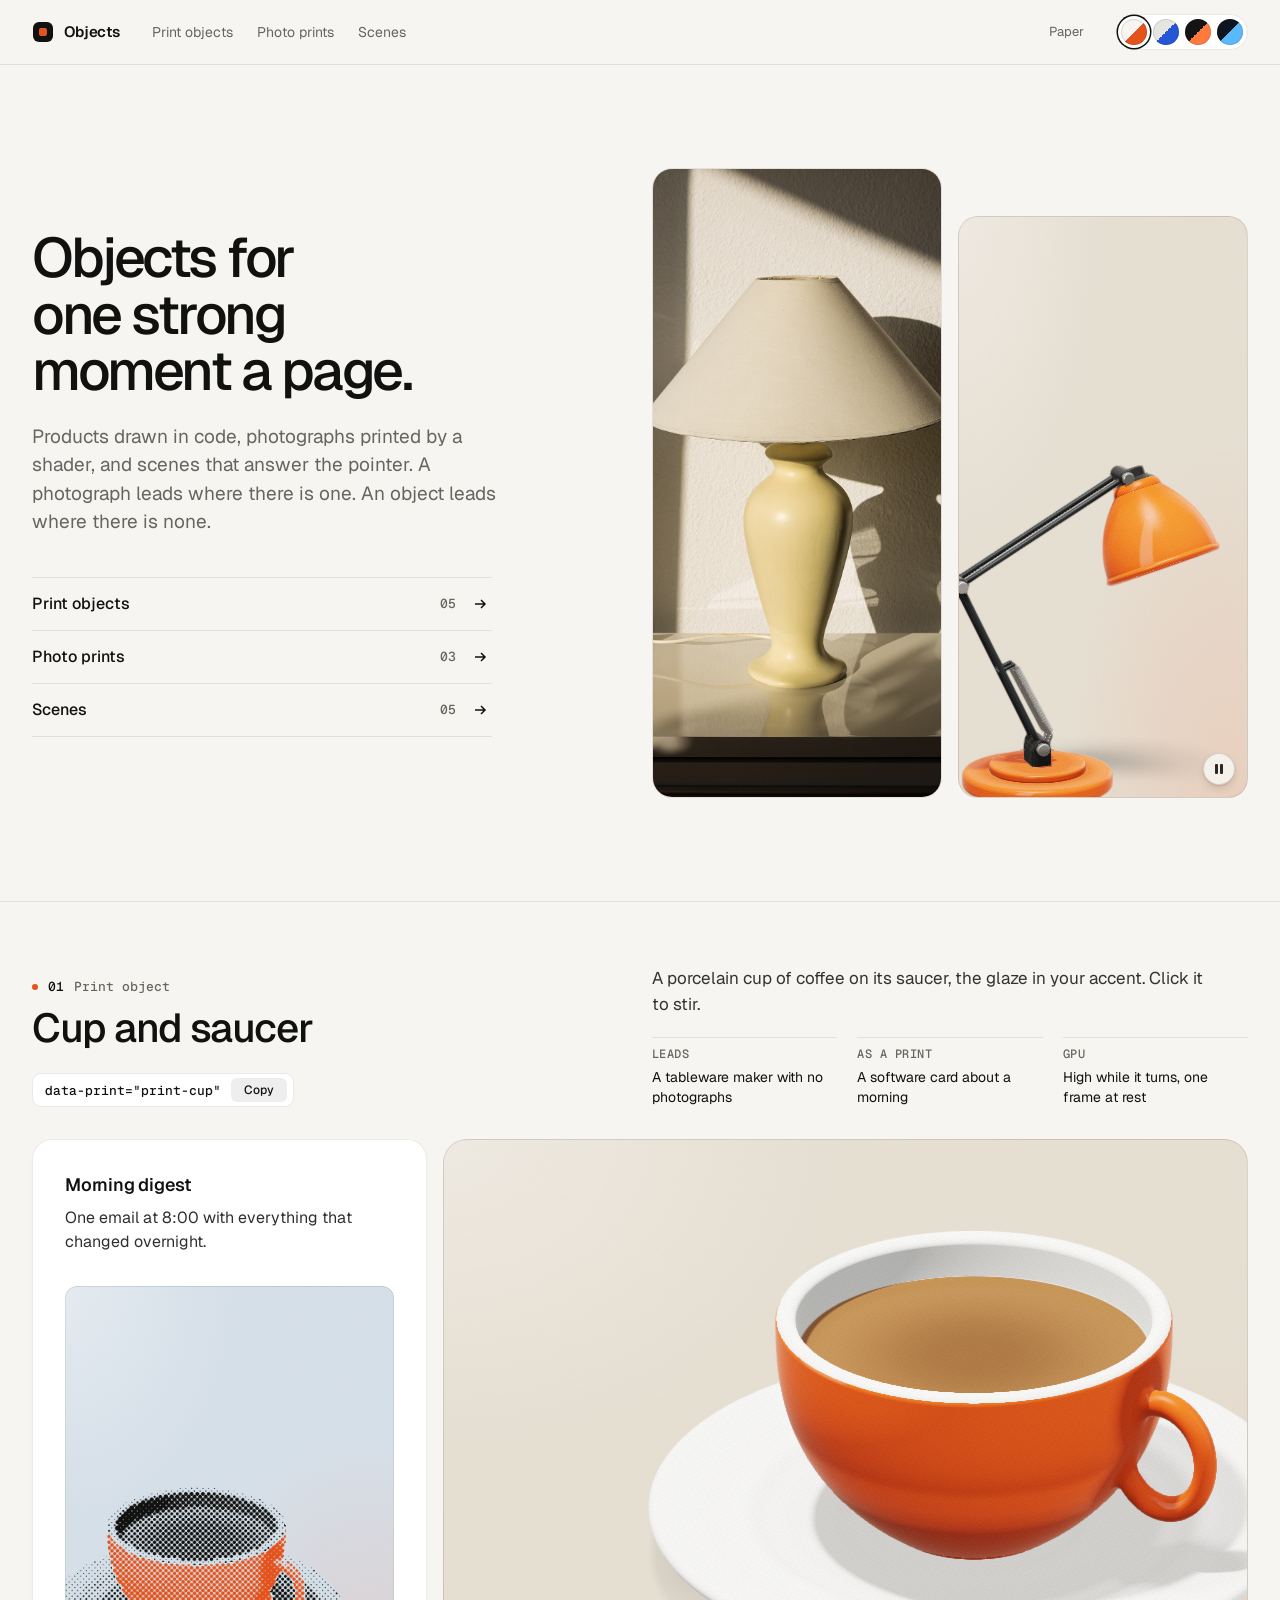
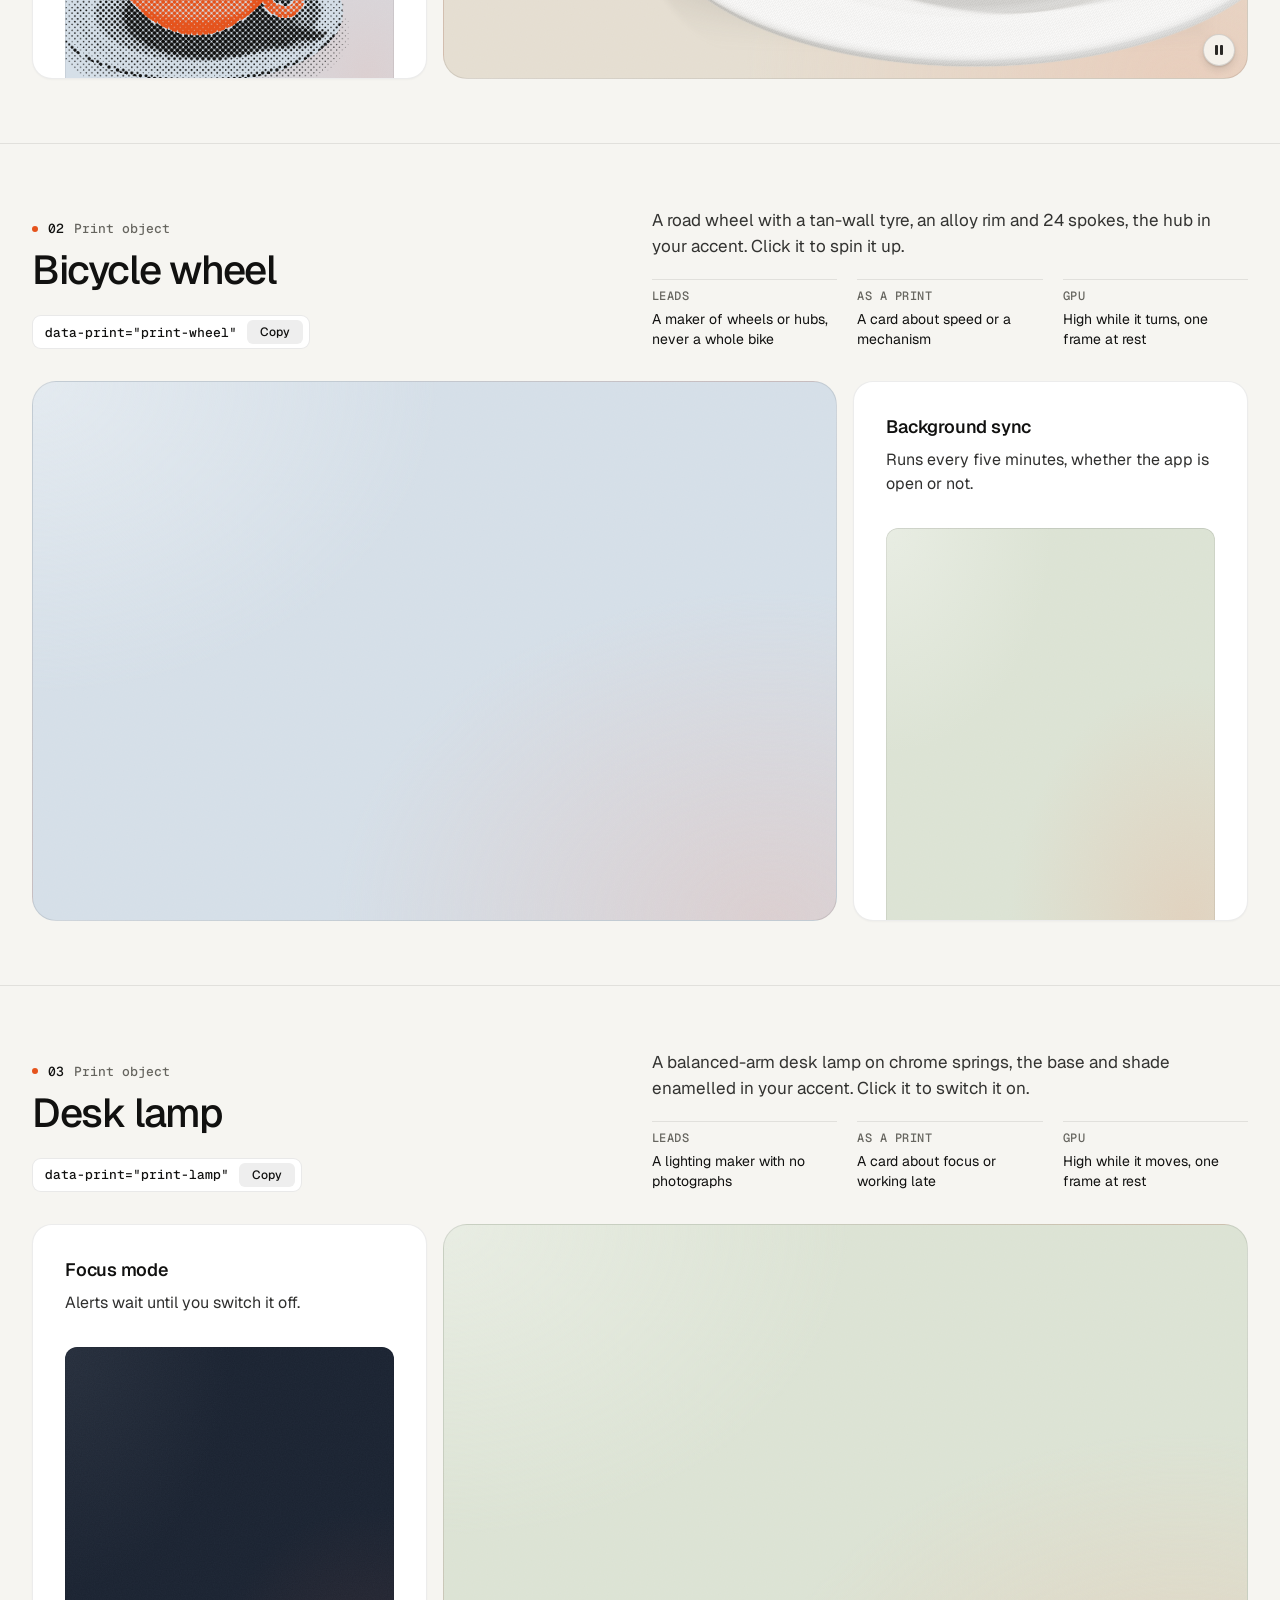
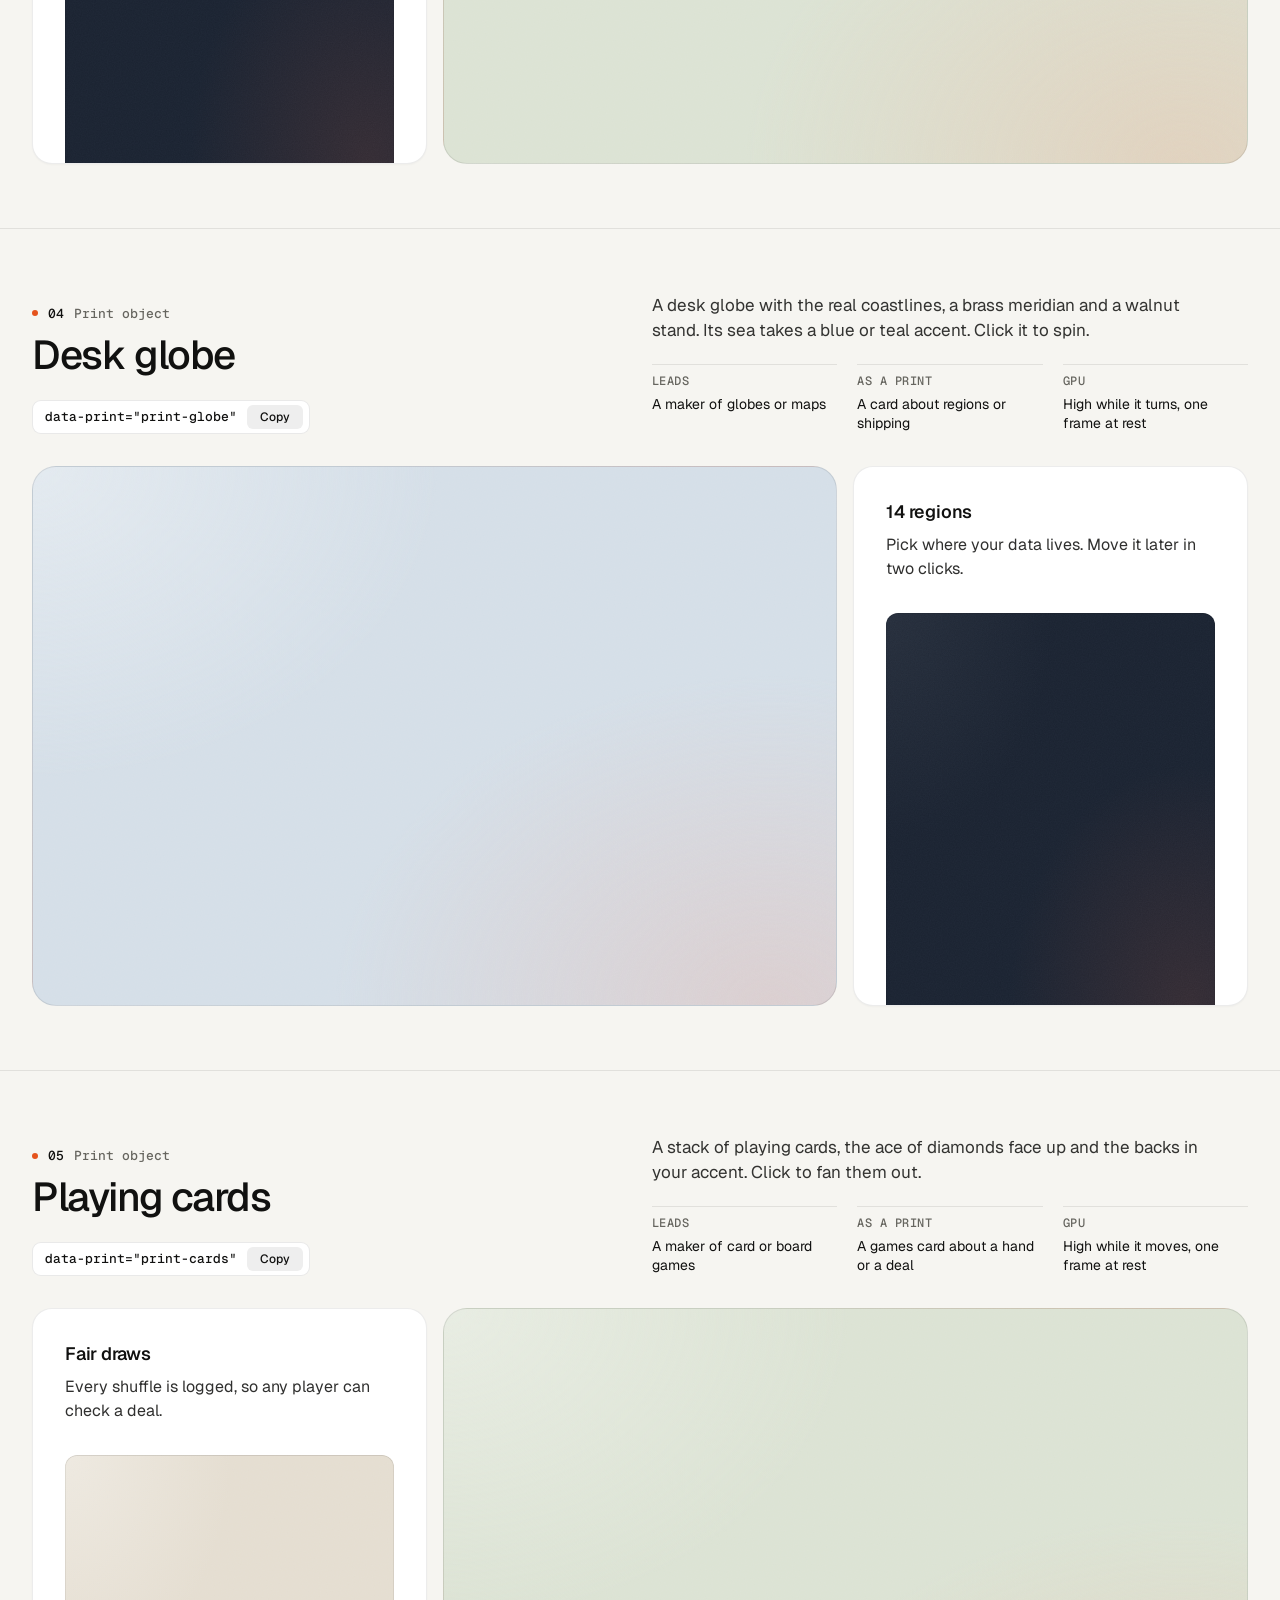
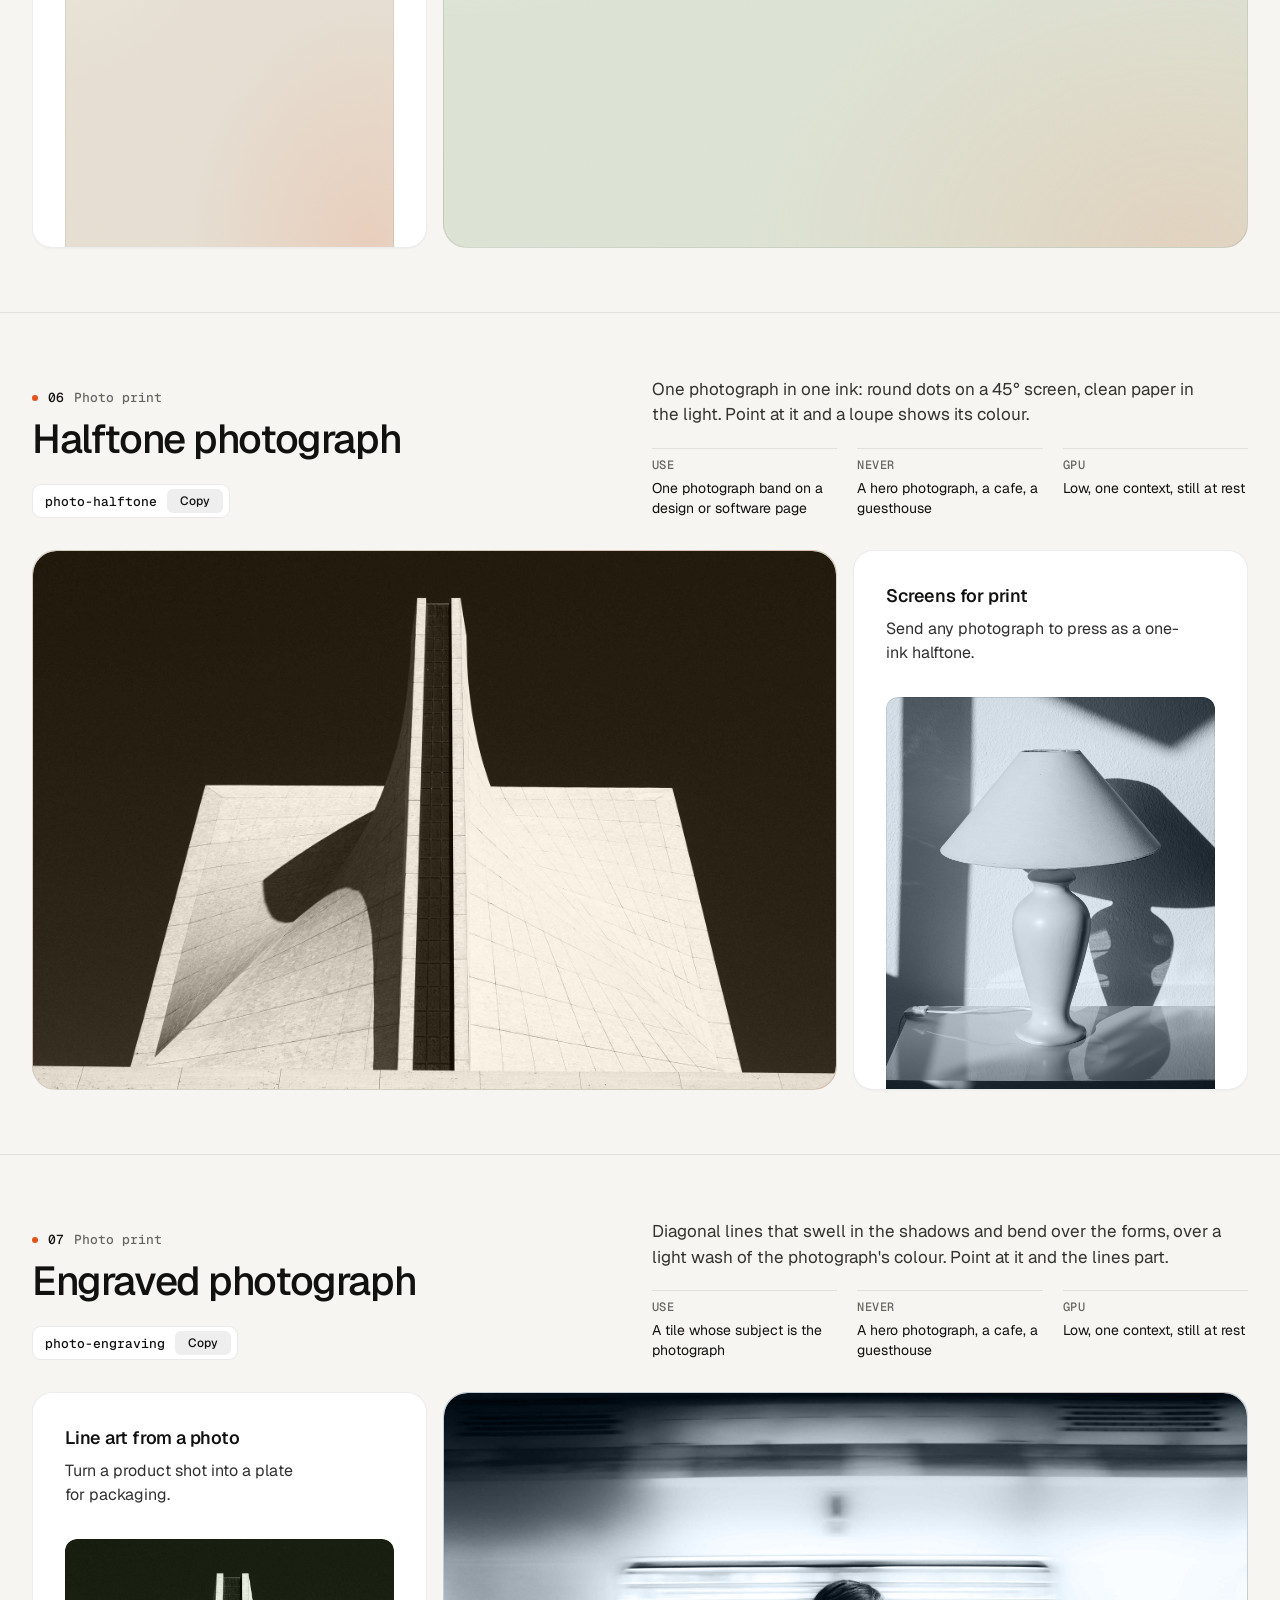
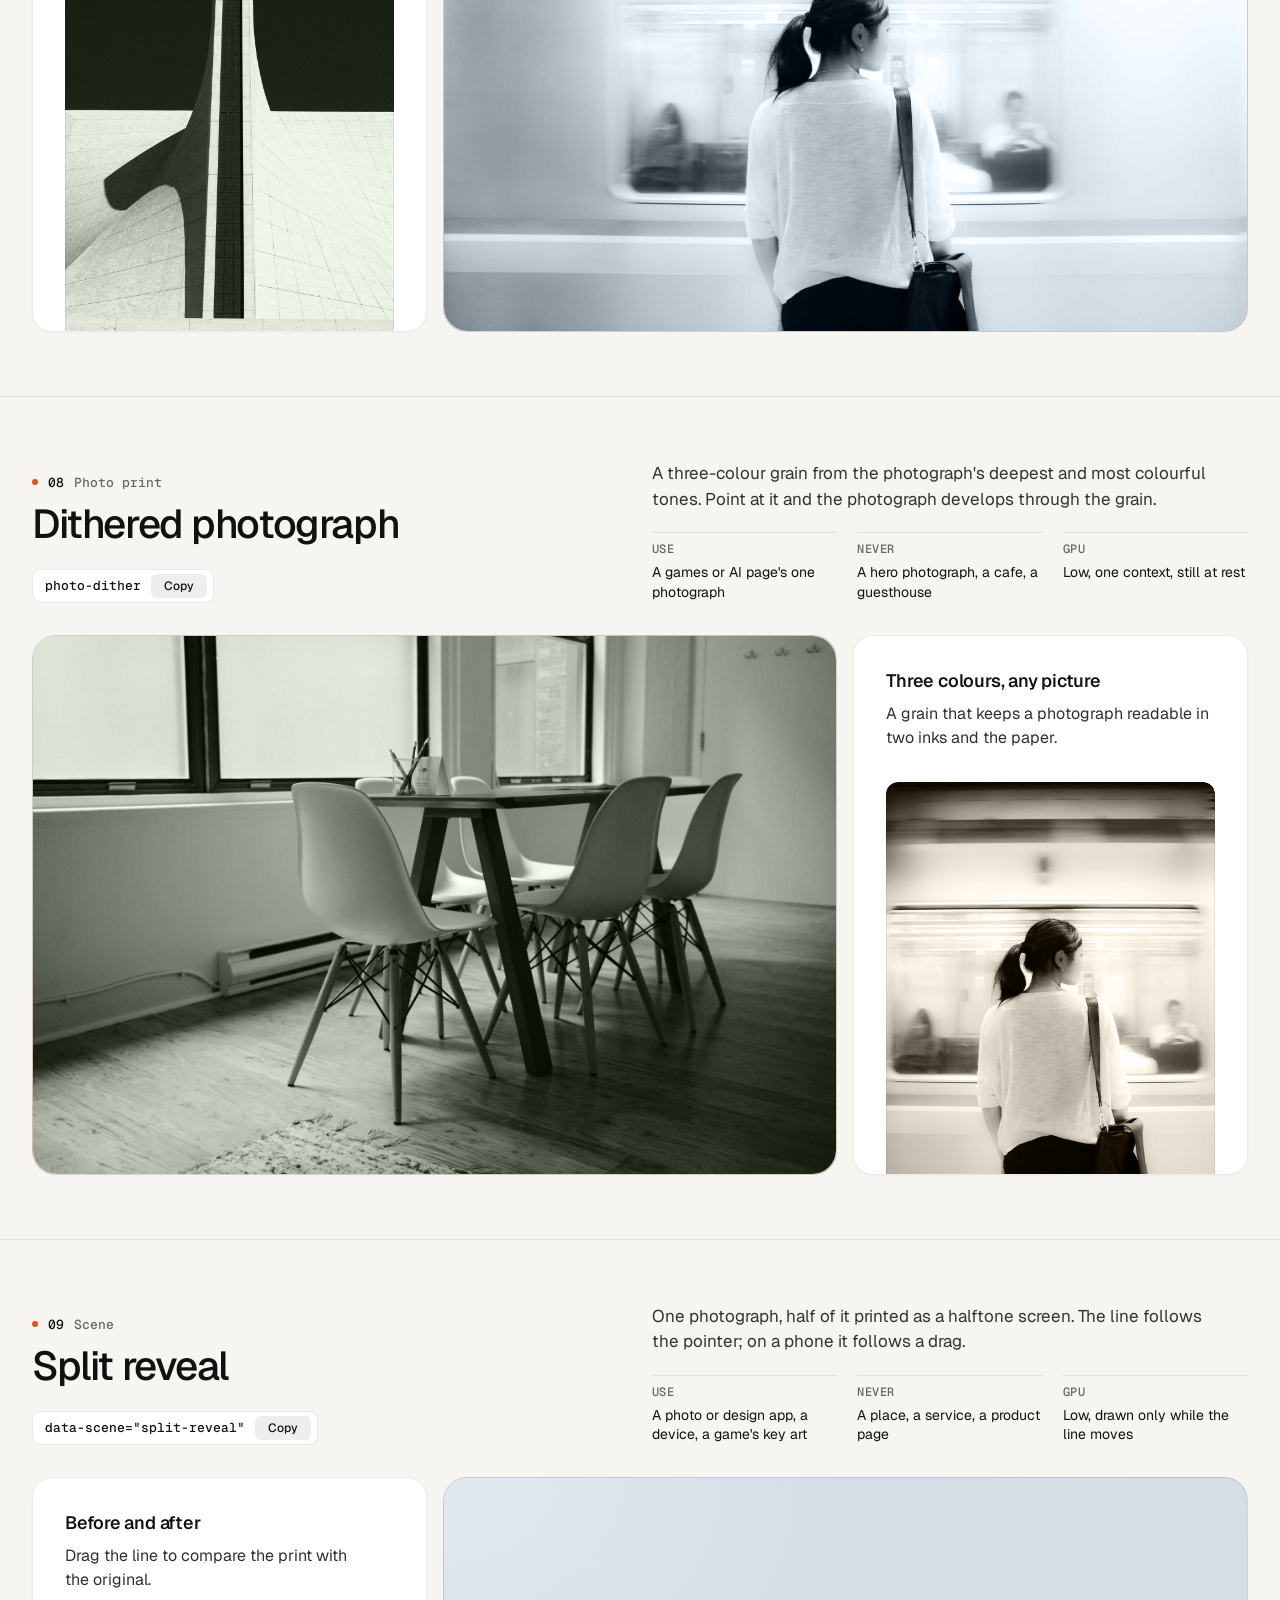
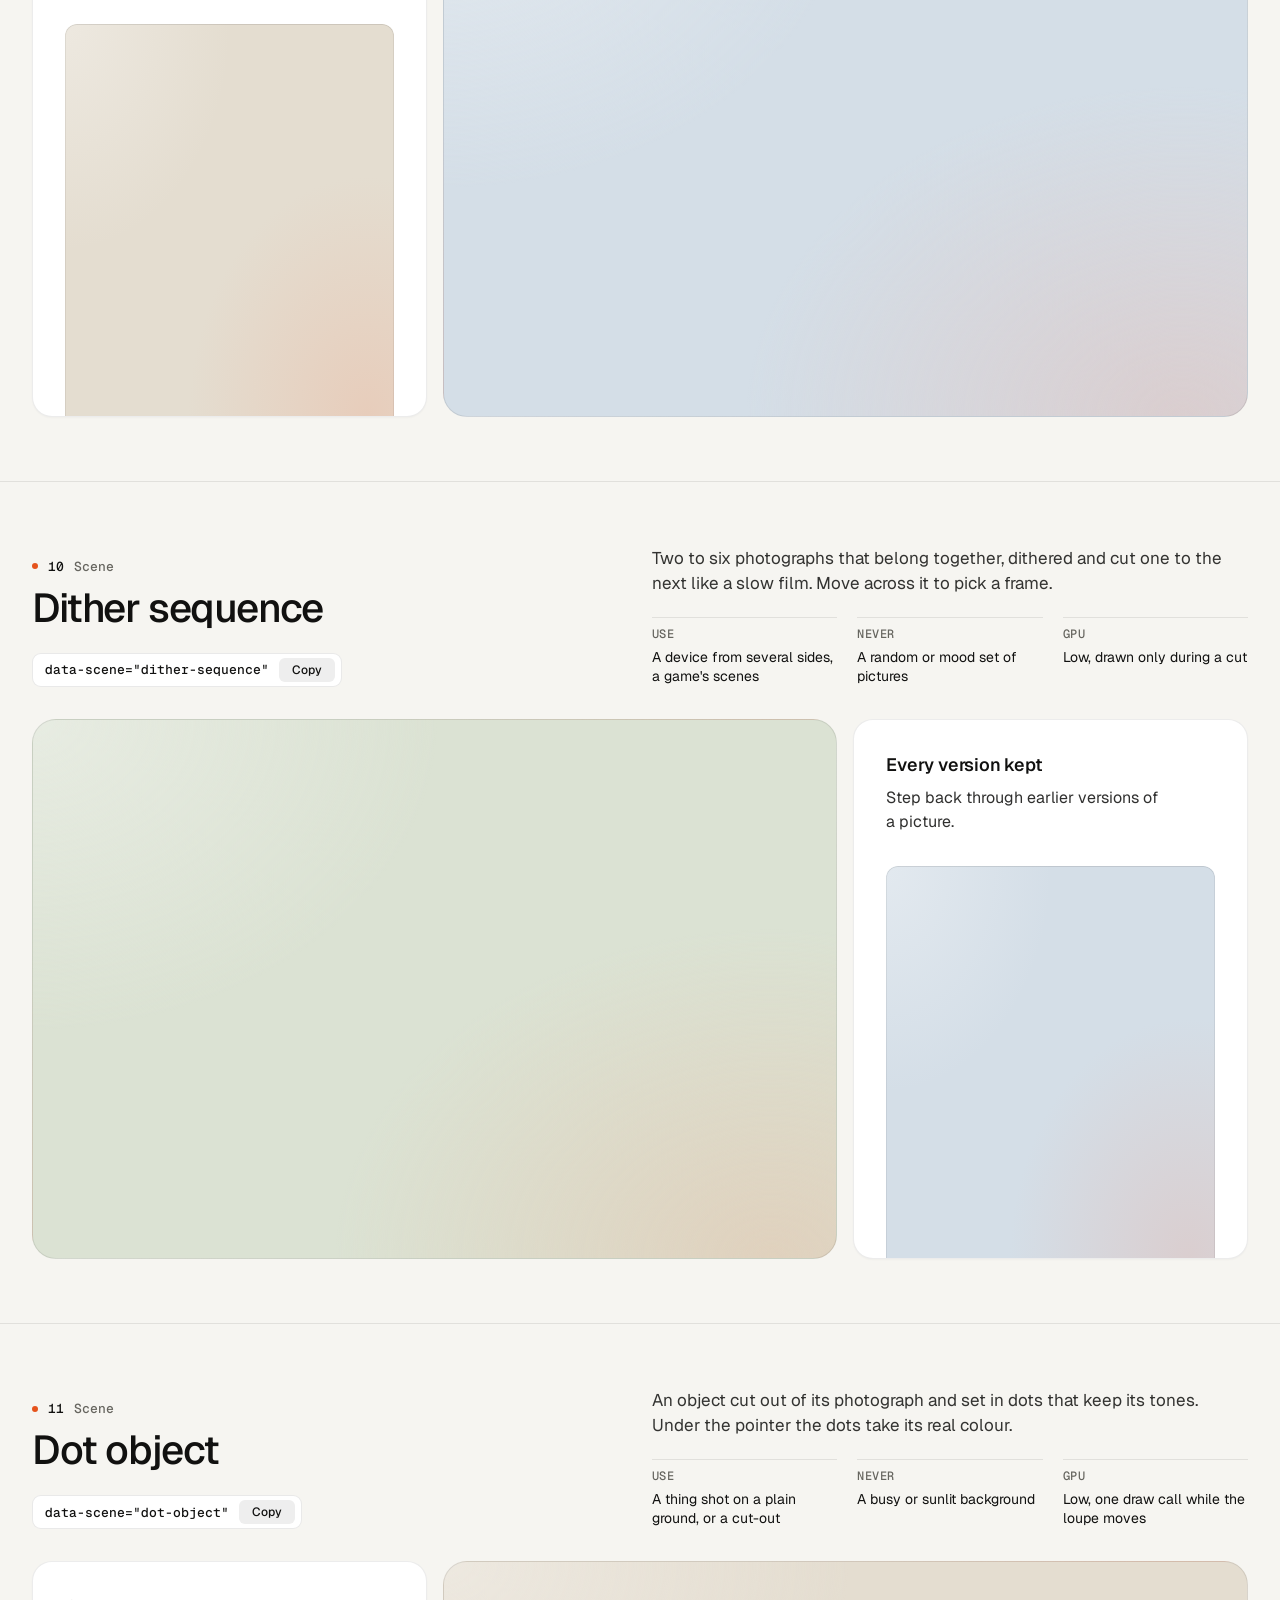
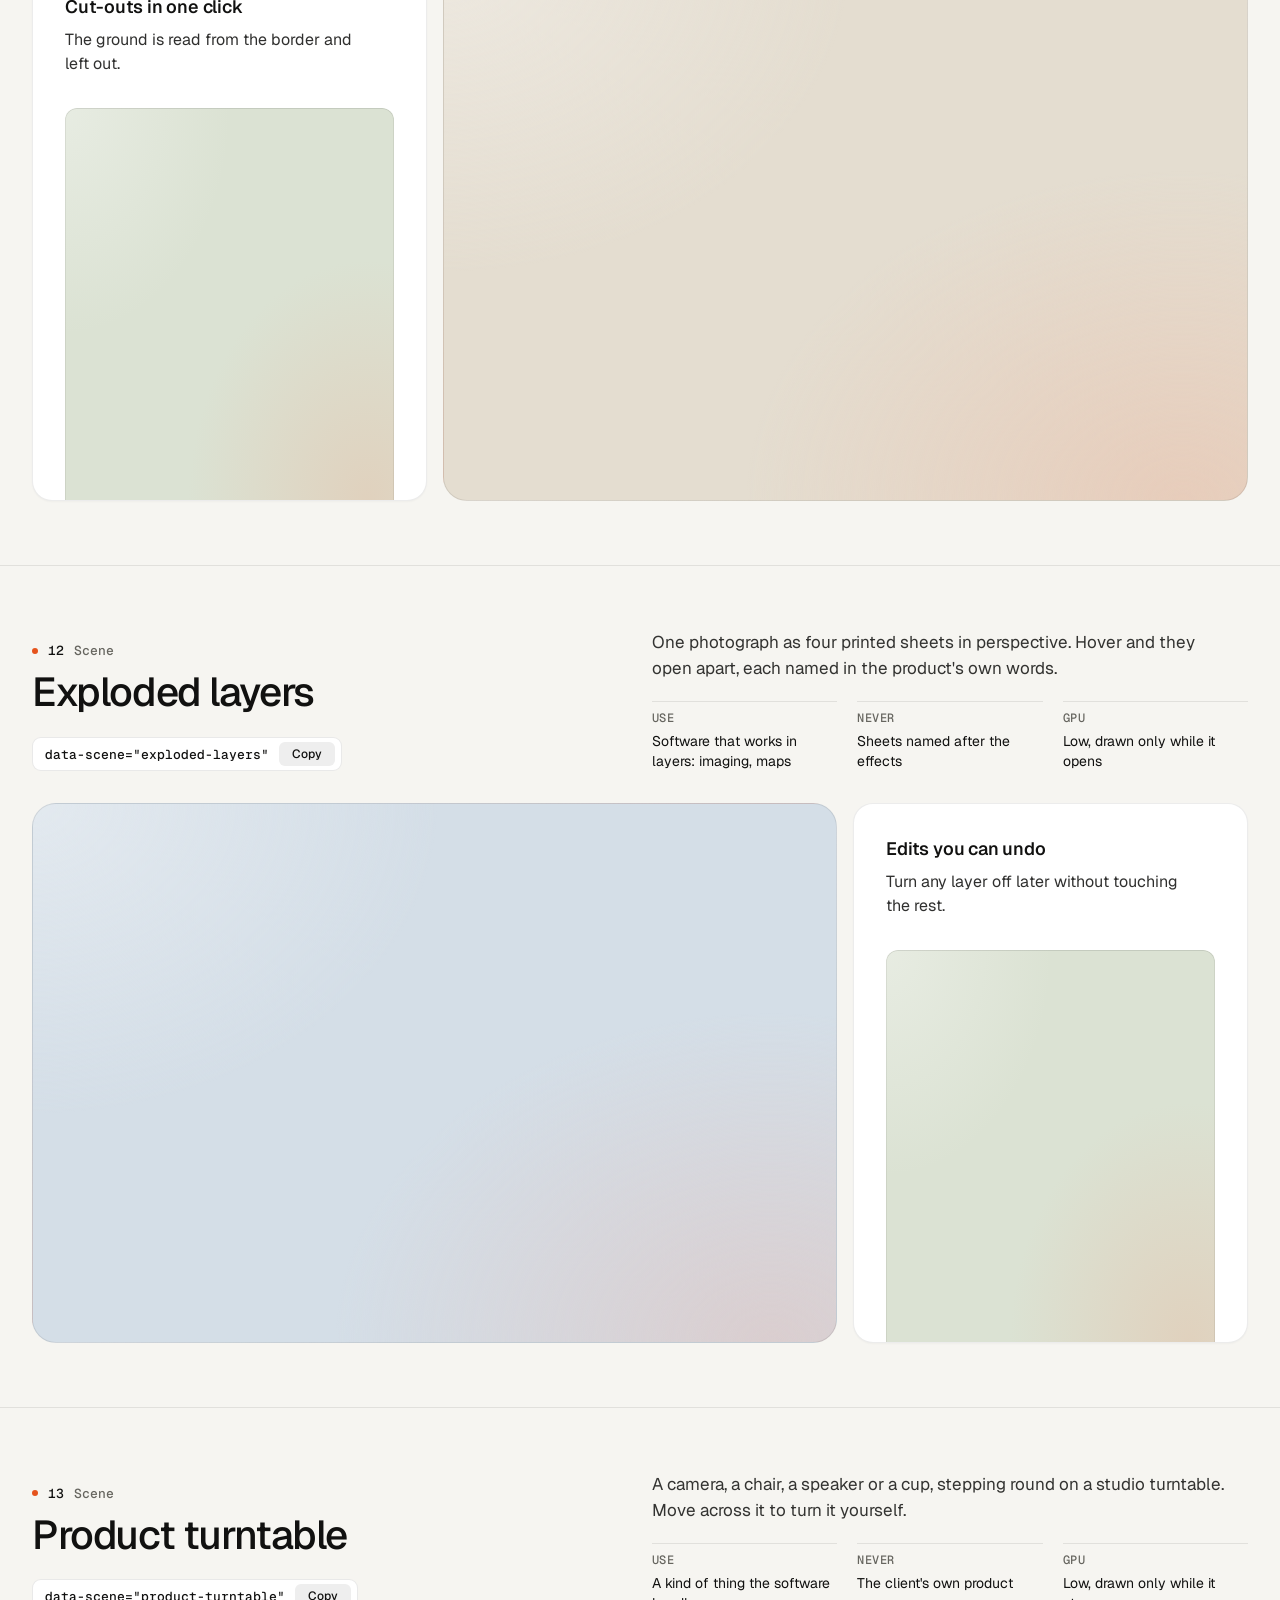
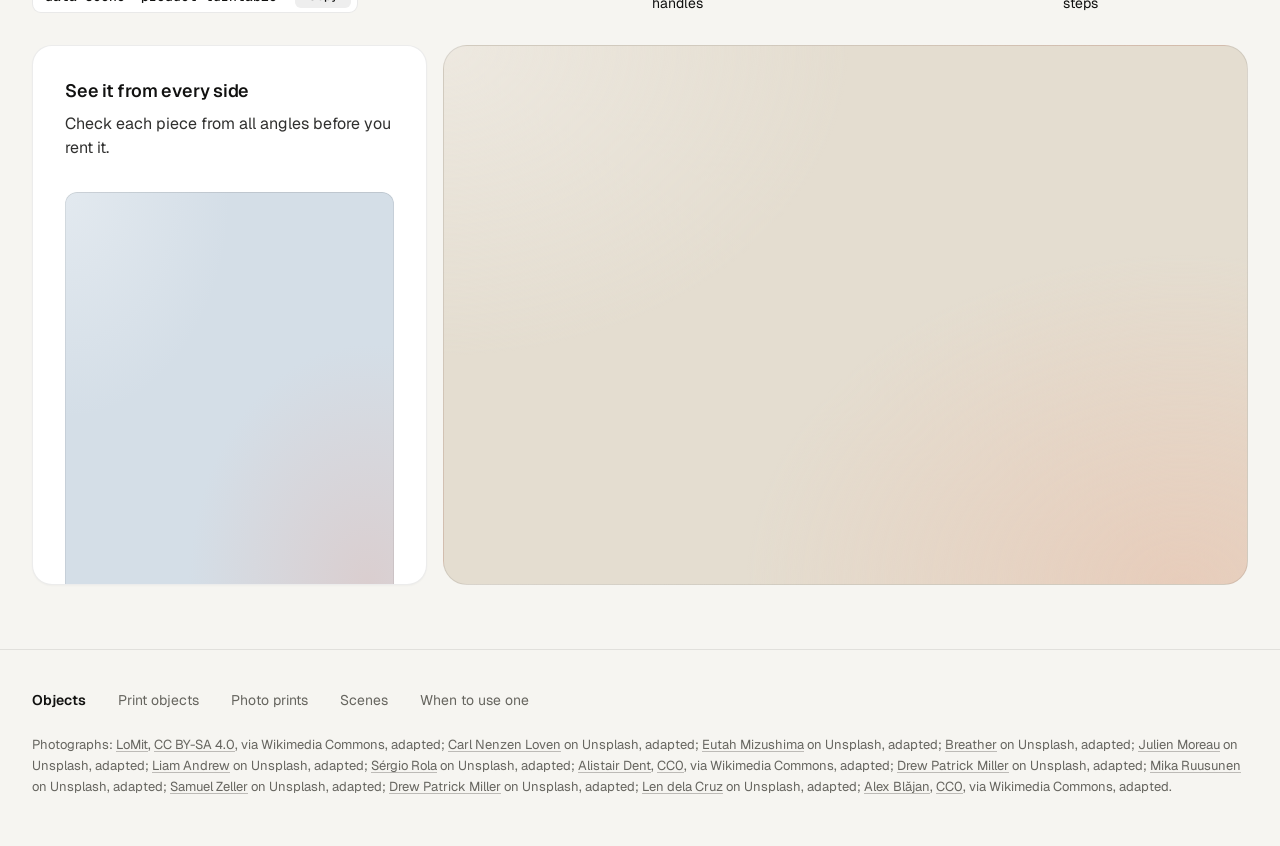
<file: .claude/skills/design-taste-frontend/assets/objects/index.html>
<!doctype html>
<html lang="en" data-palette="paper">
<head>
<script>window.__tpGlMax = 16;   /* a gallery shows many live effects at once; a page of a site keeps the default 4 (fx.js) */</script>
<meta charset="utf-8">
<meta name="viewport" content="width=device-width, initial-scale=1">
<title>Objects</title>
<meta name="description" content="Thirteen objects for one strong moment a page: products drawn in code, photographs printed by a shader, scenes that answer the pointer.">
<link rel="icon" href="data:,">
<link rel="preconnect" href="https://fonts.googleapis.com">
<link rel="preconnect" href="https://fonts.gstatic.com" crossorigin>
<link href="https://fonts.googleapis.com/css2?family=Geist:wght@300..700&family=Geist+Mono:wght@400;500&display=swap" rel="stylesheet">
<link rel="stylesheet" href="../ui/base.css">
<link rel="stylesheet" href="../ui/cards.css">
<style>
  /* palettes: page tokens, four grounds (--g1 sand, --g2 sky, --g3 sage, --g4 deep) and the globe's sea */
  :root {
    --font-text: "Geist", system-ui, sans-serif; --font-mono: "Geist Mono", ui-monospace, monospace;
    --ease: cubic-bezier(.2, .7, .2, 1);
    --gutter: 32px; --max: 1312px;
  }
  [data-palette="paper"] { --bg: #f6f5f1; --card: #ffffff; --surface: #ffffff; --ink: #111110; --muted: #66655f; --accent: #e5531c; --accent-ink: #ffffff;
    --g1: #e4ddd0; --g2: #d4dee7; --g3: #dbe2d3; --g4: #1a2230; --sea: #2f6aa8; --line: rgb(17 17 16 / 0.09); }
  [data-palette="stone"] { --bg: #e6e5e1; --card: #f3f2ef; --surface: #f3f2ef; --ink: #1a1b1d; --muted: #5d5e62; --accent: #2456d6; --accent-ink: #ffffff;
    --g1: #d6d5d0; --g2: #c9d4df; --g3: #dad3c6; --g4: #1d2633; --sea: #2456d6; --line: rgb(26 27 29 / 0.1); }
  [data-palette="graphite"] { --bg: #0b0b0c; --card: #141416; --surface: #141416; --ink: #f2f2ef; --muted: #96979c; --accent: #ff7a3c; --accent-ink: #120c08;
    --g1: #1e1d1b; --g2: #17202a; --g3: #1b201b; --g4: #23262c; --sea: #4f9be0; --line: rgb(242 242 239 / 0.09); }
  [data-palette="night"] { --bg: #070b14; --card: #0e1420; --surface: #0e1420; --ink: #e9edf3; --muted: #8b94a4; --accent: #5ab9fc; --accent-ink: #07101a;
    --g1: #121a29; --g2: #0f2231; --g3: #16202b; --g4: #1b2536; --sea: #5ab9fc; --line: rgb(233 237 243 / 0.09); }

  * { box-sizing: border-box; }
  html { scroll-padding-top: 64px; }
  html, body { margin: 0; }
  body { font-family: var(--font-text); background: var(--bg); color: var(--ink); -webkit-font-smoothing: antialiased; font-size: 16px; line-height: 1.5;
    transition: background-color 320ms var(--ease), color 320ms var(--ease); }
  a { color: inherit; }
  .wrap { max-width: var(--max); margin: 0 auto; padding: 0 var(--gutter); }

  /* ------------------------------------------------ the bar */
  .bar { position: sticky; top: 0; z-index: 30; background: color-mix(in oklab, var(--bg) 84%, transparent); backdrop-filter: blur(16px) saturate(1.2); border-bottom: 1px solid var(--line); }
  .bar__in { height: 64px; display: flex; align-items: center; gap: 32px; }
  .brand { display: inline-flex; align-items: center; gap: 10px; font-weight: 600; font-size: 15px; letter-spacing: -0.01em; text-decoration: none; }
  .brand svg { width: 22px; height: 22px; }
  .brand svg .a { fill: var(--accent); transition: transform 420ms var(--ease); transform-origin: 11px 11px; }
  .brand:hover svg .a { transform: rotate(90deg); }
  .nav { display: flex; gap: 24px; font-size: 14px; }
  .nav a { position: relative; text-decoration: none; color: var(--muted); transition: color 180ms ease; padding: 6px 0; }
  .nav a::after { content: ""; position: absolute; left: 0; right: 0; bottom: 0; height: 1px; background: currentColor; transform: scaleX(0); transform-origin: left; transition: transform 260ms var(--ease); }
  .nav a:hover { color: var(--ink); }
  .nav a:hover::after { transform: scaleX(1); }
  .sp { flex: 1; }
  .swatches { display: flex; align-items: center; gap: 6px; padding: 4px; border-radius: 999px; border: 1px solid var(--line); background: var(--card); }
  .sw { position: relative; width: 26px; height: 26px; border-radius: 50%; border: 0; padding: 0; cursor: pointer; background: linear-gradient(135deg, var(--s-bg) 0 50%, var(--s-ac) 50% 100%);
    box-shadow: inset 0 0 0 1px rgb(0 0 0 / 0.12); transition: transform 200ms var(--ease); }
  .sw::after { content: ""; position: absolute; inset: -3px; border-radius: 50%; box-shadow: 0 0 0 1.5px var(--ink); opacity: 0; transform: scale(0.8); transition: opacity 200ms ease, transform 260ms var(--ease); }
  .sw:hover { transform: scale(1.08); }
  .sw:active { transform: scale(0.94); }
  .sw[aria-pressed="true"]::after { opacity: 1; transform: scale(1); }
  .sw:focus-visible { outline: 2px solid var(--ink); outline-offset: 3px; }
  .sw-label { font-size: 13px; color: var(--muted); min-width: 60px; text-align: right; }

  /* ------------------------------------------------ grounds: a soft lit mesh of the ground's own tone, a fine grain */
  .gr, .card > .panel.gr { --calm-k: 0%; background-color: var(--pg);
    background-image:
      radial-gradient(80% 90% at 92% 100%, color-mix(in oklab, var(--accent) 13%, var(--pg)), transparent 68%),
      radial-gradient(70% 80% at 0% 0%, color-mix(in oklab, var(--lift, #ffffff) var(--lift-k, 34%), var(--pg)), transparent 72%); }
  .gr.dk, [data-palette="graphite"] .gr, [data-palette="night"] .gr { --lift: #ffffff; --lift-k: 6%; }
  .grain { position: absolute; inset: 0; z-index: 0; pointer-events: none; opacity: .32; mix-blend-mode: soft-light; border-radius: inherit;
    background-image: url("data:image/svg+xml;utf8,<svg xmlns='http://www.w3.org/2000/svg' width='160' height='160'><filter id='n'><feTurbulence type='fractalNoise' baseFrequency='.85' numOctaves='2' stitchTiles='stitch'/><feColorMatrix values='0 0 0 0 .5  0 0 0 0 .5  0 0 0 0 .5  0 0 0 .9 0'/></filter><rect width='100%' height='100%' filter='url(%23n)'/></svg>"); }
  .slot { position: absolute; inset: 0; z-index: 1; border-radius: inherit; }
  .slot > .host { position: absolute; inset: 0; border-radius: inherit; overflow: hidden; }

  /* ------------------------------------------------ hero */
  .hero { min-height: calc(100svh - 64px); display: grid; align-items: center; padding: 56px 0; }
  .hero__grid { display: grid; grid-template-columns: repeat(12, minmax(0, 1fr)); gap: 24px; align-items: center; }
  .hero__copy { grid-column: 1 / span 5; }
  .hero h1 { margin: 0; font-size: clamp(44px, 3.4vw + 12px, 72px); line-height: 1.02; letter-spacing: -0.045em; font-weight: 520; text-wrap: balance; }
  .hero__lede { margin: 24px 0 0; font-size: 19px; line-height: 1.5; color: var(--muted); max-width: 40ch; text-wrap: pretty; }
  .index { margin: 40px 0 0; padding: 0; list-style: none; border-top: 1px solid var(--line); max-width: 460px; }
  .index a { display: grid; grid-template-columns: 1fr auto 20px; align-items: center; gap: 16px; padding: 14px 0; border-bottom: 1px solid var(--line); text-decoration: none; font-size: 16px; font-weight: 500; }
  .index a span { font: 500 13px/1 var(--font-mono); color: var(--muted); }
  .index a svg { width: 16px; height: 16px; transition: transform 260ms var(--ease); }
  .index a:hover svg { transform: translateX(4px); }
  .hero__pics { grid-column: 7 / span 6; display: grid; grid-template-columns: 1fr 1fr; gap: 16px; height: min(70svh, 660px); min-height: 440px; }
  .pic { position: relative; overflow: clip; border-radius: 20px; border: 1px solid var(--line); isolation: isolate; }
  .pic img { position: absolute; inset: 0; width: 100%; height: 100%; object-fit: cover; object-position: 50% 42%; display: block; }
  .pic--down { margin-top: 48px; }

  /* ------------------------------------------------ an object, one screen */
  .obj { min-height: calc(100svh - 64px); display: grid; align-content: center; padding: 64px 0; border-top: 1px solid var(--line); }
  .obj__head { display: grid; grid-template-columns: repeat(12, minmax(0, 1fr)); gap: 24px; align-items: end; margin-bottom: 32px; }
  .obj__title { grid-column: 1 / span 5; }
  .obj__n { margin: 0 0 14px; font: 500 13px/1 var(--font-mono); color: var(--muted); display: flex; gap: 10px; align-items: center; }
  .obj__n b { color: var(--ink); font-weight: 500; }
  .obj__n i { width: 6px; height: 6px; border-radius: 50%; background: var(--accent); display: inline-block; }
  .obj h2 { margin: 0; font-size: clamp(34px, 1.9vw + 16px, 52px); line-height: 1.04; letter-spacing: -0.035em; font-weight: 520; text-wrap: balance; }
  .obj__about { grid-column: 7 / span 6; }
  .obj__line { margin: 0; font-size: 17px; line-height: 1.5; color: color-mix(in oklab, var(--ink) 82%, var(--bg)); max-width: 52ch; text-wrap: pretty; }
  .facts { display: grid; grid-template-columns: repeat(3, minmax(0, 1fr)); gap: 20px; margin: 20px 0 0; }
  .facts div { border-top: 1px solid var(--line); padding-top: 10px; }
  .facts dt { font: 500 12px/1 var(--font-mono); color: var(--muted); text-transform: uppercase; letter-spacing: .04em; }
  .facts dd { margin: 8px 0 0; font-size: 14px; line-height: 1.4; }
  .copy { margin-top: 24px; display: inline-flex; align-items: center; gap: 10px; height: 34px; padding: 0 6px 0 12px; border-radius: 9px; border: 1px solid var(--line);
    background: var(--card); color: var(--ink); font: 500 13px/1 var(--font-mono); cursor: pointer; transition: border-color 180ms ease, transform 160ms var(--ease); }
  .copy:hover { border-color: color-mix(in oklab, var(--ink) 24%, transparent); }
  .copy:active { transform: scale(0.97); }
  .copy:focus-visible { outline: 2px solid var(--ink); outline-offset: 2px; }
  .copy em { font-style: normal; display: inline-grid; place-items: center; height: 24px; padding: 0 8px; border-radius: 6px; background: color-mix(in oklab, var(--ink) 7%, transparent); font-family: var(--font-text); font-size: 12px; overflow: hidden; }
  .copy em span { grid-area: 1 / 1; transition: transform 260ms var(--ease), opacity 200ms ease; }
  .copy em span + span { transform: translateY(110%); opacity: 0; }
  .copy.done em span:first-child { transform: translateY(-110%); opacity: 0; }
  .copy.done em span + span { transform: none; opacity: 1; }

  .duo { display: grid; grid-template-columns: repeat(12, minmax(0, 1fr)); gap: 16px; height: clamp(400px, calc(100svh - 360px), 600px); }
  .big { grid-column: 1 / span 8; position: relative; overflow: clip; isolation: isolate; border-radius: 24px; border: 1px solid var(--line); }
  .duo .card { grid-column: 9 / span 4; }
  .obj:nth-of-type(even) .big { grid-column: 5 / span 8; grid-row: 1; }
  .obj:nth-of-type(even) .duo .card { grid-column: 1 / span 4; grid-row: 1; }
  .duo .card > .panel { flex: 1 1 auto; min-height: 0; }

  /* ------------------------------------------------ footer */
  .foot { border-top: 1px solid var(--line); padding: 40px 0 48px; font-size: 14px; color: var(--muted); }
  .foot__row { display: flex; flex-wrap: wrap; gap: 12px 32px; align-items: baseline; }
  .foot__row b { color: var(--ink); font-weight: 600; }
  .foot__row a { text-decoration: none; }
  .foot__row a:hover { color: var(--ink); }
  .credits { margin: 24px 0 0; font-size: 13px; line-height: 1.6; color: var(--muted); }
  .credits a { text-decoration: underline; text-decoration-color: color-mix(in oklab, currentColor 40%, transparent); text-underline-offset: 2px; }

  @media (max-width: 1023px) {
    .hero__copy, .hero__pics { grid-column: 1 / -1; }
    .hero__pics { height: auto; min-height: 0; }
    .pic { aspect-ratio: 3 / 4; }
    .obj__title, .obj__about { grid-column: 1 / -1; }
    .duo { height: auto; grid-template-columns: minmax(0, 1fr); }
    .big, .duo .card, .obj:nth-of-type(even) .big, .obj:nth-of-type(even) .duo .card { grid-column: 1 / -1; grid-row: auto; }
    .big { aspect-ratio: 4 / 3; }
    .duo .card > .panel { flex: none; height: 320px; }
  }
  @media (max-width: 760px) {
    :root { --gutter: 16px; }
    .nav, .sw-label { display: none; }
    .hero { padding: 32px 0 40px; }
    .hero__lede { font-size: 17px; }
    .hero__pics { gap: 10px; }
    .pic { border-radius: 16px; }
    .pic--down { margin-top: 28px; }
    .obj { padding: 72px 0; min-height: 0; }
    .obj .wrap { display: flex; flex-direction: column; }
    .obj__head, .obj__about { display: contents; }
    .obj__title { order: 1; margin-bottom: 16px; }
    .obj__line { order: 2; margin-bottom: 28px; }
    .duo { order: 3; }
    .facts { order: 4; margin-top: 28px; }
    .copy, .index { display: none; }
    .facts { grid-template-columns: minmax(0, 1fr); gap: 0; }
    .facts div { display: grid; grid-template-columns: 96px 1fr; gap: 12px; padding: 10px 0; }
    .facts dd { margin: 0; }
    .big { aspect-ratio: 4 / 5; border-radius: 18px; }
    .duo .card > .panel { height: 300px; }
  }
  @media (prefers-reduced-motion: reduce) { *, *::before, *::after { transition-duration: 0ms !important; } }
</style>
</head>
<body>
<header class="bar">
  <div class="wrap bar__in">
    <a class="brand" href="#top" aria-label="Objects, back to the top">
      <svg viewBox="0 0 22 22" aria-hidden="true"><rect x="1" y="1" width="20" height="20" rx="6" fill="currentColor"/><rect class="a" x="7" y="7" width="8" height="8" rx="2"/></svg>
      Objects
    </a>
    <nav class="nav" aria-label="Families">
      <a href="#print-cup">Print objects</a>
      <a href="#photo-halftone">Photo prints</a>
      <a href="#split-reveal">Scenes</a>
    </nav>
    <span class="sp"></span>
    <span class="sw-label" id="sw-label">Paper</span>
    <div class="swatches" role="group" aria-label="Palette">
      <button type="button" class="sw" data-pal="paper" aria-label="Paper" aria-pressed="true" style="--s-bg:#f6f5f1;--s-ac:#e5531c"></button>
      <button type="button" class="sw" data-pal="stone" aria-label="Stone" aria-pressed="false" style="--s-bg:#e6e5e1;--s-ac:#2456d6"></button>
      <button type="button" class="sw" data-pal="graphite" aria-label="Graphite" aria-pressed="false" style="--s-bg:#141416;--s-ac:#ff7a3c"></button>
      <button type="button" class="sw" data-pal="night" aria-label="Night" aria-pressed="false" style="--s-bg:#0e1420;--s-ac:#5ab9fc"></button>
    </div>
  </div>
</header>

<main id="top">
  <section class="hero">
    <div class="wrap hero__grid">
      <div class="hero__copy">
        <h1>Objects for one strong moment a page.</h1>
        <p class="hero__lede">Products drawn in code, photographs printed by a shader, and scenes that answer the pointer. A photograph leads where there is one. An object leads where there is none.</p>
        <ul class="index">
          <li><a href="#print-cup">Print objects <span>05</span><svg viewBox="0 0 16 16" fill="none" stroke="currentColor" stroke-width="1.5" aria-hidden="true"><path d="M3 8h10M9 4l4 4-4 4"/></svg></a></li>
          <li><a href="#photo-halftone">Photo prints <span>03</span><svg viewBox="0 0 16 16" fill="none" stroke="currentColor" stroke-width="1.5" aria-hidden="true"><path d="M3 8h10M9 4l4 4-4 4"/></svg></a></li>
          <li><a href="#split-reveal">Scenes <span>05</span><svg viewBox="0 0 16 16" fill="none" stroke="currentColor" stroke-width="1.5" aria-hidden="true"><path d="M3 8h10M9 4l4 4-4 4"/></svg></a></li>
        </ul>
      </div>
      <div class="hero__pics">
        <div class="pic"><img src="photo-kit/photos/lamp.jpg" width="1280" height="1757" alt="Cream ceramic table lamp on a glossy side table in low sun" decoding="async"></div>
        <article class="pic pic--down gr" style="--pg: var(--g1)" aria-label="A balanced-arm desk lamp">
          <div class="grain"></div>
          <div class="slot" data-slot='{"kind":"print","id":"print-lamp","place":"card","ground":"g1","params":{"size":1.06,"x":-0.08,"y":-0.2}}'></div>
        </article>
      </div>
    </div>
  </section>

  <!-- ===================================================== print objects -->
  <section class="obj" id="print-cup">
    <div class="wrap">
      <div class="obj__head">
        <div class="obj__title"><p class="obj__n"><i></i><b>01</b> Print object</p><h2>Cup and saucer</h2>
          <button type="button" class="copy" data-copy='<div data-print="print-cup" data-print-place="card"></div>'>data-print="print-cup"<em><span>Copy</span><span>Copied</span></em></button></div>
        <div class="obj__about">
          <p class="obj__line">A porcelain cup of coffee on its saucer, the glaze in your accent. Click it to stir.</p>
          <dl class="facts"><div><dt>Leads</dt><dd>A tableware maker with no photographs</dd></div><div><dt>As a print</dt><dd>A software card about a morning</dd></div><div><dt>GPU</dt><dd>High while it turns, one frame at rest</dd></div></dl>
        </div>
      </div>
      <div class="duo">
        <article class="big gr" style="--pg: var(--g1)"><div class="grain"></div>
          <div class="slot" data-slot='{"kind":"print","id":"print-cup","place":"hero","ground":"g1","params":{"size":0.96,"x":0.16,"y":-0.04}}'></div></article>
        <article class="card"><h3>Morning digest</h3><p>One email at 8:00 with everything that changed overnight.</p>
          <div class="panel gr" style="--pg: var(--g2)"><div class="grain"></div>
            <div class="slot" data-slot='{"kind":"print","id":"print-cup","place":"card","ground":"g2","params":{"effect":"halftone","turn":0}}'></div></div></article>
      </div>
    </div>
  </section>

  <section class="obj" id="print-wheel">
    <div class="wrap">
      <div class="obj__head">
        <div class="obj__title"><p class="obj__n"><i></i><b>02</b> Print object</p><h2>Bicycle wheel</h2>
          <button type="button" class="copy" data-copy='<div data-print="print-wheel" data-print-place="card"></div>'>data-print="print-wheel"<em><span>Copy</span><span>Copied</span></em></button></div>
        <div class="obj__about">
          <p class="obj__line">A road wheel with a tan-wall tyre, an alloy rim and 24 spokes, the hub in your accent. Click it to spin it up.</p>
          <dl class="facts"><div><dt>Leads</dt><dd>A maker of wheels or hubs, never a whole bike</dd></div><div><dt>As a print</dt><dd>A card about speed or a mechanism</dd></div><div><dt>GPU</dt><dd>High while it turns, one frame at rest</dd></div></dl>
        </div>
      </div>
      <div class="duo">
        <article class="big gr" style="--pg: var(--g2)"><div class="grain"></div>
          <div class="slot" data-slot='{"kind":"print","id":"print-wheel","place":"card","ground":"g2","params":{"size":1.34,"x":-0.08,"y":-0.3}}'></div></article>
        <article class="card"><h3>Background sync</h3><p>Runs every five minutes, whether the app is open or not.</p>
          <div class="panel gr" style="--pg: var(--g3)"><div class="grain"></div>
            <div class="slot" data-slot='{"kind":"print","id":"print-wheel","place":"card","ground":"g3","params":{"effect":"halftone","turn":0}}'></div></div></article>
      </div>
    </div>
  </section>

  <section class="obj" id="print-lamp">
    <div class="wrap">
      <div class="obj__head">
        <div class="obj__title"><p class="obj__n"><i></i><b>03</b> Print object</p><h2>Desk lamp</h2>
          <button type="button" class="copy" data-copy='<div data-print="print-lamp" data-print-place="card"></div>'>data-print="print-lamp"<em><span>Copy</span><span>Copied</span></em></button></div>
        <div class="obj__about">
          <p class="obj__line">A balanced-arm desk lamp on chrome springs, the base and shade enamelled in your accent. Click it to switch it on.</p>
          <dl class="facts"><div><dt>Leads</dt><dd>A lighting maker with no photographs</dd></div><div><dt>As a print</dt><dd>A card about focus or working late</dd></div><div><dt>GPU</dt><dd>High while it moves, one frame at rest</dd></div></dl>
        </div>
      </div>
      <div class="duo">
        <article class="big gr" style="--pg: var(--g3)"><div class="grain"></div>
          <div class="slot" data-slot='{"kind":"print","id":"print-lamp","place":"hero","ground":"g3","params":{"size":0.98,"x":0.14,"y":-0.06,"angle":-24}}'></div></article>
        <article class="card"><h3>Focus mode</h3><p>Alerts wait until you switch it off.</p>
          <div class="panel gr dk" style="--pg: var(--g4)"><div class="grain"></div>
            <div class="slot" data-slot='{"kind":"print","id":"print-lamp","place":"card","ground":"g4","params":{"effect":"dither","step":1,"turn":0}}' aria-label="A desk lamp, switched on"></div></div></article>
      </div>
    </div>
  </section>

  <section class="obj" id="print-globe">
    <div class="wrap">
      <div class="obj__head">
        <div class="obj__title"><p class="obj__n"><i></i><b>04</b> Print object</p><h2>Desk globe</h2>
          <button type="button" class="copy" data-copy='<div data-print="print-globe" data-print-place="card" data-print-params=&apos;{"effect":"engrave"}&apos;></div>'>data-print="print-globe"<em><span>Copy</span><span>Copied</span></em></button></div>
        <div class="obj__about">
          <p class="obj__line">A desk globe with the real coastlines, a brass meridian and a walnut stand. Its sea takes a blue or teal accent. Click it to spin.</p>
          <dl class="facts"><div><dt>Leads</dt><dd>A maker of globes or maps</dd></div><div><dt>As a print</dt><dd>A card about regions or shipping</dd></div><div><dt>GPU</dt><dd>High while it turns, one frame at rest</dd></div></dl>
        </div>
      </div>
      <div class="duo">
        <article class="big gr" style="--pg: var(--g2)"><div class="grain"></div>
          <div class="slot" data-slot='{"kind":"print","id":"print-globe","place":"card","ground":"g2","sea":true,"params":{"size":1.3,"x":-0.1,"y":-0.3}}'></div></article>
        <article class="card"><h3>14 regions</h3><p>Pick where your data lives. Move it later in two clicks.</p>
          <div class="panel gr dk" style="--pg: var(--g4)"><div class="grain"></div>
            <div class="slot" data-slot='{"kind":"print","id":"print-globe","place":"card","ground":"g4","sea":true,"params":{"effect":"engrave","turn":0}}'></div></div></article>
      </div>
    </div>
  </section>

  <section class="obj" id="print-cards">
    <div class="wrap">
      <div class="obj__head">
        <div class="obj__title"><p class="obj__n"><i></i><b>05</b> Print object</p><h2>Playing cards</h2>
          <button type="button" class="copy" data-copy='<div data-print="print-cards" data-print-place="card"></div>'>data-print="print-cards"<em><span>Copy</span><span>Copied</span></em></button></div>
        <div class="obj__about">
          <p class="obj__line">A stack of playing cards, the ace of diamonds face up and the backs in your accent. Click to fan them out.</p>
          <dl class="facts"><div><dt>Leads</dt><dd>A maker of card or board games</dd></div><div><dt>As a print</dt><dd>A games card about a hand or a deal</dd></div><div><dt>GPU</dt><dd>High while it moves, one frame at rest</dd></div></dl>
        </div>
      </div>
      <div class="duo">
        <article class="big gr" style="--pg: var(--g3)"><div class="grain"></div>
          <div class="slot" data-slot='{"kind":"print","id":"print-cards","place":"hero","ground":"g3","params":{"size":0.98,"x":0.16,"y":-0.04}}'></div></article>
        <article class="card"><h3>Fair draws</h3><p>Every shuffle is logged, so any player can check a deal.</p>
          <div class="panel gr" style="--pg: var(--g1)"><div class="grain"></div>
            <div class="slot" data-slot='{"kind":"print","id":"print-cards","place":"card","ground":"g1","params":{"effect":"halftone","turn":0}}'></div></div></article>
      </div>
    </div>
  </section>

  <!-- ===================================================== photo prints -->
  <section class="obj" id="photo-halftone">
    <div class="wrap">
      <div class="obj__head">
        <div class="obj__title"><p class="obj__n"><i></i><b>06</b> Photo print</p><h2>Halftone photograph</h2>
          <button type="button" class="copy" data-copy="import print from './assets/objects/photo-halftone/object.js'; print.mount(frame, { palette: fx.readPalette(frame) });">photo-halftone<em><span>Copy</span><span>Copied</span></em></button></div>
        <div class="obj__about">
          <p class="obj__line">One photograph in one ink: round dots on a 45° screen, clean paper in the light. Point at it and a loupe shows its colour.</p>
          <dl class="facts"><div><dt>Use</dt><dd>One photograph band on a design or software page</dd></div><div><dt>Never</dt><dd>A hero photograph, a cafe, a guesthouse</dd></div><div><dt>GPU</dt><dd>Low, one context, still at rest</dd></div></dl>
        </div>
      </div>
      <div class="duo">
        <article class="big gr" style="--pg: var(--g1)">
          <div class="slot" data-slot='{"kind":"photo","id":"photo-halftone","ground":"g1","photo":"concrete"}'></div></article>
        <article class="card"><h3>Screens for print</h3><p>Send any photograph to press as a one-ink halftone.</p>
          <div class="panel gr" style="--pg: var(--g2)">
            <div class="slot" data-slot='{"kind":"photo","id":"photo-halftone","ground":"g2","photo":"lamp","params":{"tint":1}}'></div></div></article>
      </div>
    </div>
  </section>

  <section class="obj" id="photo-engraving">
    <div class="wrap">
      <div class="obj__head">
        <div class="obj__title"><p class="obj__n"><i></i><b>07</b> Photo print</p><h2>Engraved photograph</h2>
          <button type="button" class="copy" data-copy="import print from './assets/objects/photo-engraving/object.js'; print.mount(frame, { palette: fx.readPalette(frame) });">photo-engraving<em><span>Copy</span><span>Copied</span></em></button></div>
        <div class="obj__about">
          <p class="obj__line">Diagonal lines that swell in the shadows and bend over the forms, over a light wash of the photograph's colour. Point at it and the lines part.</p>
          <dl class="facts"><div><dt>Use</dt><dd>A tile whose subject is the photograph</dd></div><div><dt>Never</dt><dd>A hero photograph, a cafe, a guesthouse</dd></div><div><dt>GPU</dt><dd>Low, one context, still at rest</dd></div></dl>
        </div>
      </div>
      <div class="duo">
        <article class="big gr" style="--pg: var(--g2)">
          <div class="slot" data-slot='{"kind":"photo","id":"photo-engraving","ground":"g2","photo":"platform","photoDark":"concrete"}'></div></article>
        <article class="card"><h3>Line art from a photo</h3><p>Turn a product shot into a plate for packaging.</p>
          <div class="panel gr" style="--pg: var(--g3)">
            <div class="slot" data-slot='{"kind":"photo","id":"photo-engraving","ground":"g3","photo":"concrete","photoDark":"room"}'></div></div></article>
      </div>
    </div>
  </section>

  <section class="obj" id="photo-dither">
    <div class="wrap">
      <div class="obj__head">
        <div class="obj__title"><p class="obj__n"><i></i><b>08</b> Photo print</p><h2>Dithered photograph</h2>
          <button type="button" class="copy" data-copy="import print from './assets/objects/photo-dither/object.js'; print.mount(frame, { palette: fx.readPalette(frame) });">photo-dither<em><span>Copy</span><span>Copied</span></em></button></div>
        <div class="obj__about">
          <p class="obj__line">A three-colour grain from the photograph's deepest and most colourful tones. Point at it and the photograph develops through the grain.</p>
          <dl class="facts"><div><dt>Use</dt><dd>A games or AI page's one photograph</dd></div><div><dt>Never</dt><dd>A hero photograph, a cafe, a guesthouse</dd></div><div><dt>GPU</dt><dd>Low, one context, still at rest</dd></div></dl>
        </div>
      </div>
      <div class="duo">
        <article class="big gr" style="--pg: var(--g3)">
          <div class="slot" data-slot='{"kind":"photo","id":"photo-dither","ground":"g3","photo":"room"}'></div></article>
        <article class="card"><h3>Three colours, any picture</h3><p>A grain that keeps a photograph readable in two inks and the paper.</p>
          <div class="panel gr" style="--pg: var(--g1)">
            <div class="slot" data-slot='{"kind":"photo","id":"photo-dither","ground":"g1","photo":"platform"}'></div></div></article>
      </div>
    </div>
  </section>

  <!-- ===================================================== scenes -->
  <section class="obj" id="split-reveal">
    <div class="wrap">
      <div class="obj__head">
        <div class="obj__title"><p class="obj__n"><i></i><b>09</b> Scene</p><h2>Split reveal</h2>
          <button type="button" class="copy" data-copy='<div data-scene="split-reveal" data-scene-src="assets/img/photo.jpg"></div>'>data-scene="split-reveal"<em><span>Copy</span><span>Copied</span></em></button></div>
        <div class="obj__about">
          <p class="obj__line">One photograph, half of it printed as a halftone screen. The line follows the pointer; on a phone it follows a drag.</p>
          <dl class="facts"><div><dt>Use</dt><dd>A photo or design app, a device, a game's key art</dd></div><div><dt>Never</dt><dd>A place, a service, a product page</dd></div><div><dt>GPU</dt><dd>Low, drawn only while the line moves</dd></div></dl>
        </div>
      </div>
      <div class="duo">
        <article class="big gr" style="--pg: var(--g2)">
          <div class="slot" data-slot='{"kind":"scene","id":"split-reveal","ground":"g2","src":"default"}'></div></article>
        <article class="card"><h3>Before and after</h3><p>Drag the line to compare the print with the original.</p>
          <div class="panel gr" style="--pg: var(--g1)">
            <div class="slot" data-slot='{"kind":"scene","id":"split-reveal","ground":"g1","src":"roof","params":{"side":"right","split":0.42}}'></div></div></article>
      </div>
    </div>
  </section>

  <section class="obj" id="dither-sequence">
    <div class="wrap">
      <div class="obj__head">
        <div class="obj__title"><p class="obj__n"><i></i><b>10</b> Scene</p><h2>Dither sequence</h2>
          <button type="button" class="copy" data-copy='<div data-scene="dither-sequence" data-scene-src=&apos;[{"src":"a.jpg"},{"src":"b.jpg"}]&apos;></div>'>data-scene="dither-sequence"<em><span>Copy</span><span>Copied</span></em></button></div>
        <div class="obj__about">
          <p class="obj__line">Two to six photographs that belong together, dithered and cut one to the next like a slow film. Move across it to pick a frame.</p>
          <dl class="facts"><div><dt>Use</dt><dd>A device from several sides, a game's scenes</dd></div><div><dt>Never</dt><dd>A random or mood set of pictures</dd></div><div><dt>GPU</dt><dd>Low, drawn only during a cut</dd></div></dl>
        </div>
      </div>
      <div class="duo">
        <article class="big gr" style="--pg: var(--g3)">
          <div class="slot" data-slot='{"kind":"scene","id":"dither-sequence","ground":"g3","src":"default"}'></div></article>
        <article class="card"><h3>Every version kept</h3><p>Step back through earlier versions of a picture.</p>
          <div class="panel gr" style="--pg: var(--g2)">
            <div class="slot" data-slot='{"kind":"scene","id":"dither-sequence","ground":"g2","src":"spirals","params":{"fit":"contain","autoplay":0}}'></div></div></article>
      </div>
    </div>
  </section>

  <section class="obj" id="dot-object">
    <div class="wrap">
      <div class="obj__head">
        <div class="obj__title"><p class="obj__n"><i></i><b>11</b> Scene</p><h2>Dot object</h2>
          <button type="button" class="copy" data-copy='<div data-scene="dot-object" data-scene-src="assets/img/object-on-white.jpg"></div>'>data-scene="dot-object"<em><span>Copy</span><span>Copied</span></em></button></div>
        <div class="obj__about">
          <p class="obj__line">An object cut out of its photograph and set in dots that keep its tones. Under the pointer the dots take its real colour.</p>
          <dl class="facts"><div><dt>Use</dt><dd>A thing shot on a plain ground, or a cut-out</dd></div><div><dt>Never</dt><dd>A busy or sunlit background</dd></div><div><dt>GPU</dt><dd>Low, one draw call while the loupe moves</dd></div></dl>
        </div>
      </div>
      <div class="duo">
        <article class="big gr" style="--pg: var(--g1)">
          <div class="slot" data-slot='{"kind":"scene","id":"dot-object","ground":"g1","src":"default"}'></div></article>
        <article class="card"><h3>Cut-outs in one click</h3><p>The ground is read from the border and left out.</p>
          <div class="panel gr" style="--pg: var(--g3)">
            <div class="slot" data-slot='{"kind":"scene","id":"dot-object","ground":"g3","src":"dahlia"}'></div></div></article>
      </div>
    </div>
  </section>

  <section class="obj" id="exploded-layers">
    <div class="wrap">
      <div class="obj__head">
        <div class="obj__title"><p class="obj__n"><i></i><b>12</b> Scene</p><h2>Exploded layers</h2>
          <button type="button" class="copy" data-copy='<div data-scene="exploded-layers" data-scene-src="assets/img/photo.jpg" data-scene-params=&apos;{"names":["Photo","Colour","Light","Depth"]}&apos;></div>'>data-scene="exploded-layers"<em><span>Copy</span><span>Copied</span></em></button></div>
        <div class="obj__about">
          <p class="obj__line">One photograph as four printed sheets in perspective. Hover and they open apart, each named in the product's own words.</p>
          <dl class="facts"><div><dt>Use</dt><dd>Software that works in layers: imaging, maps</dd></div><div><dt>Never</dt><dd>Sheets named after the effects</dd></div><div><dt>GPU</dt><dd>Low, drawn only while it opens</dd></div></dl>
        </div>
      </div>
      <div class="duo">
        <article class="big gr" style="--pg: var(--g2)">
          <div class="slot" data-slot='{"kind":"scene","id":"exploded-layers","ground":"g2","src":"default","params":{"names":["Photo","Colour","Light","Depth"]}}'></div></article>
        <article class="card"><h3>Edits you can undo</h3><p>Turn any layer off later without touching the rest.</p>
          <div class="panel gr" style="--pg: var(--g3)">
            <div class="slot" data-slot='{"kind":"scene","id":"exploded-layers","ground":"g3","src":"lattice"}'></div></div></article>
      </div>
    </div>
  </section>

  <section class="obj" id="product-turntable">
    <div class="wrap">
      <div class="obj__head">
        <div class="obj__title"><p class="obj__n"><i></i><b>13</b> Scene</p><h2>Product turntable</h2>
          <button type="button" class="copy" data-copy='<div data-scene="product-turntable" data-scene-params=&apos;{"form":"chair"}&apos;></div>'>data-scene="product-turntable"<em><span>Copy</span><span>Copied</span></em></button></div>
        <div class="obj__about">
          <p class="obj__line">A camera, a chair, a speaker or a cup, stepping round on a studio turntable. Move across it to turn it yourself.</p>
          <dl class="facts"><div><dt>Use</dt><dd>A kind of thing the software handles</dd></div><div><dt>Never</dt><dd>The client's own product</dd></div><div><dt>GPU</dt><dd>Low, drawn only while it steps</dd></div></dl>
        </div>
      </div>
      <div class="duo">
        <article class="big gr" style="--pg: var(--g1)">
          <div class="slot" data-slot='{"kind":"scene","id":"product-turntable","ground":"g1","params":{"form":"camera"}}' aria-label="A camera on a turntable"></div></article>
        <article class="card"><h3>See it from every side</h3><p>Check each piece from all angles before you rent it.</p>
          <div class="panel gr" style="--pg: var(--g2)">
            <div class="slot" data-slot='{"kind":"scene","id":"product-turntable","ground":"g2","params":{"form":"chair","start":-40,"autoplay":0}}' aria-label="A side chair"></div></div></article>
      </div>
    </div>
  </section>
</main>

<footer class="foot">
  <div class="wrap">
    <div class="foot__row">
      <b>Objects</b>
      <a href="_print-core/README.md">Print objects</a>
      <a href="photo-kit/README.md">Photo prints</a>
      <a href="_scenes/README.md">Scenes</a>
      <a href="../../references/effects-objects.md">When to use one</a>
    </div>
    <p class="credits" id="credits"></p>
  </div>
</footer>

<script type="module">
  /*
    The showcase's own mounting: every [data-slot] mounts when it comes near the screen and is destroyed
    when it leaves, and never more than MAX are mounted at once, so the page holds at most 4 live WebGL
    contexts (each mounted object holds one at most; still print objects hold none).
  */
  import fx from '../effects/fx.js';
  import { creditsLine } from './photo-kit/photo.js';
  import { DEFAULT_PHOTO as SPLIT } from './split-reveal/object.js';
  import { DEFAULT_SEQUENCE } from './dither-sequence/object.js';
  import { DEFAULT_PHOTO as TULIP } from './dot-object/object.js';
  import { DEFAULT_PHOTO as MIXER } from './exploded-layers/object.js';

  const MAX = 4, CAP = { print: 4, photo: 3, scene: 4 };
  const root = document.documentElement;
  const q = new URLSearchParams(location.search);
  const U = 'https://unsplash.com/license', CC0 = 'https://creativecommons.org/publicdomain/zero/1.0/';
  const SRC = {
    roof: { id: 618, ratio: 1.5, alt: 'Curving glass and steel lattice roof in black and white', by: 'Mika Ruusunen', licence: 'Unsplash licence', licenceUrl: U, page: 'https://unsplash.com/photos/ypVM8PnygUo' },
    lattice: { id: 893, ratio: 1.5, alt: 'Curved latticed building facade forming sweeping lines', by: 'Samuel Zeller', licence: 'Unsplash licence', licenceUrl: U, page: 'https://unsplash.com/photos/j0g8taxHZa0' },
    spirals: [
      { id: 949, ratio: 0.66, alt: 'A white spiral atrium under a glass dome, seen from below', by: 'Drew Patrick Miller', licence: 'Unsplash licence', licenceUrl: U, page: 'https://unsplash.com/photos/VLT62-JzddA' },
      { id: 679, ratio: 1, alt: 'Spiralling concrete curves around a small round window', by: 'Len dela Cruz', licence: 'Unsplash licence', licenceUrl: U, page: 'https://unsplash.com/photos/ScEKf8u7y-c' },
    ],
    dahlia: { id: 'commons-minimal-orange-dahlia', source: 'commons', ratio: 1.523, width: 5830, focus: [0.5, 0.5], alt: 'An orange dahlia on a black ground', by: 'Alex Blăjan', licence: 'CC0', licenceUrl: CC0,
      url: 'https://upload.wikimedia.org/wikipedia/commons/5/5e/Minimal_orange_dahlia_%28Unsplash%29.jpg', page: 'https://commons.wikimedia.org/wiki/File:Minimal_orange_dahlia_(Unsplash).jpg' },
  };
  const DEFAULTS = { 'split-reveal': SPLIT, 'dither-sequence': DEFAULT_SEQUENCE, 'dot-object': TULIP, 'exploded-layers': MIXER };
  const lib = await fetch(new URL('./photo-kit/photos.json', import.meta.url)).then(r => r.json()).catch(() => ({ photos: [] }));
  const PHOTOS = Object.fromEntries(lib.photos.map(p => [p.key, p]));

  // ---- palette: the page tokens, a ground's paper and an ink that reads on it
  const tok = n => getComputedStyle(root).getPropertyValue(n).trim();
  const lum = hex => { const h = hex.replace('#', ''); const c = [0, 2, 4].map(i => parseInt(h.slice(i, i + 2), 16) / 255); return 0.2126 * c[0] + 0.7152 * c[1] + 0.0722 * c[2]; };
  function paletteFor(cfg) {
    const bg = tok('--' + (cfg.ground || 'g1')), ink = tok('--ink');
    const light = lum(bg) > 0.4, pageLight = lum(ink) < 0.4;
    const gInk = light ? (pageLight ? ink : '#17181b') : (pageLight ? '#eef0f2' : ink);
    return fx.normalizePalette({ bg, surface: bg, ink: gInk, accent: cfg.sea ? tok('--sea') : tok('--accent'), accentInk: tok('--accent-ink') });
  }

  // ---- mounting
  const slots = [...document.querySelectorAll('[data-slot]')];
  const st = new Map(slots.map(el => [el, { cfg: JSON.parse(el.dataset.slot), near: false, ctrl: null, host: null, busy: false }]));
  const mods = new Map();
  const load = id => { if (!mods.has(id)) mods.set(id, import(`./${id}/object.js`).then(m => m.default)); return mods.get(id); };
  // a photo print may name a darker photograph for the dark palettes (a pale one prints as a light plate there)
  const isDark = () => lum(tok('--bg')) < 0.4;
  const photoKey = cfg => (cfg.photoDark && isDark() ? cfg.photoDark : cfg.photo);
  const srcOf = cfg => {
    if (cfg.kind === 'photo') return new URL('./photo-kit/' + PHOTOS[photoKey(cfg)].file, import.meta.url).href;
    if (!cfg.src) return undefined;
    return cfg.src === 'default' ? DEFAULTS[cfg.id] : SRC[cfg.src];
  };
  // a photo print's slot shows its photograph toned into the ground until the print draws, before it
  // mounts too: never an empty panel, even on a slow device
  function underlay(box, cfg) {
    if (cfg.kind !== 'photo') return;
    const p = PHOTOS[photoKey(cfg)];
    Object.assign(box.style, { backgroundColor: 'var(--pg)', backgroundImage: 'url(' + srcOf(cfg) + ')', backgroundSize: 'cover',
      backgroundPosition: (p.focus[0] * 100) + '% ' + (p.focus[1] * 100) + '%', backgroundBlendMode: 'luminosity' });
  }
  async function mount(el) {
    const s = st.get(el);
    s.busy = true;
    try {
      const obj = await load(s.cfg.id);
      if (!s.want) return;
      const host = document.createElement('div');
      host.className = 'host';
      if (el.hasAttribute('aria-label')) host.setAttribute('aria-label', el.getAttribute('aria-label'));
      el.appendChild(host);
      const cfg = s.cfg, palette = paletteFor(cfg);
      let ctrl;
      if (cfg.kind === 'print') ctrl = obj.mount(host, { place: cfg.place, params: cfg.params || {}, palette });
      else if (cfg.kind === 'photo') {
        const p = PHOTOS[photoKey(cfg)];
        s.photo = photoKey(cfg);
        underlay(host, cfg);
        ctrl = obj.mount(host, { palette, src: srcOf(cfg), params: { focusX: p.focus[0], focusY: p.focus[1], ...(cfg.params || {}) } });
      } else ctrl = obj.mount(host, { palette, src: srcOf(cfg), params: cfg.params || {} });
      s.ctrl = ctrl; s.host = host;
    } catch (e) { console.warn('objects:', s.cfg.id, e); }
    finally { s.busy = false; if (!s.want && s.ctrl) unmount(el); schedule(); }
  }
  function unmount(el) {
    const s = st.get(el);
    if (!s.ctrl) return;
    try { s.ctrl.destroy(); } catch (e) { console.warn(e); }
    s.host?.remove();
    s.ctrl = null; s.host = null;
  }
  let queued = 0;
  function reconcile() {
    queued = 0;
    const mid = innerHeight / 2;
    const dist = el => { const r = el.getBoundingClientRect(); return Math.abs((r.top + r.bottom) / 2 - mid); };
    // the nearest first, at most MAX, and at most CAP of one family (photo-kit warns past 3)
    const near = [], kinds = {};
    for (const el of slots.filter(e => st.get(e).near).sort((a, b) => dist(a) - dist(b))) {
      const k = st.get(el).cfg.kind;
      if (near.length < MAX && (kinds[k] || 0) < CAP[k]) { near.push(el); kinds[k] = (kinds[k] || 0) + 1; }
    }
    const want = new Set(near);
    for (const el of slots) { const s = st.get(el); s.want = want.has(el); if (!s.want && s.ctrl && !s.busy) unmount(el); }
    // never more than MAX mounted (or mounting) at once
    let count = slots.filter(el => { const s = st.get(el); return s.ctrl || s.busy; }).length;
    for (const el of near) { const s = st.get(el); if (!s.ctrl && !s.busy && count < MAX) { count++; mount(el); } }
  }
  const schedule = () => { if (!queued) queued = requestAnimationFrame(reconcile); };
  const io = new IntersectionObserver(es => { for (const e of es) st.get(e.target).near = e.isIntersecting; schedule(); }, { rootMargin: '60% 0px' });
  slots.forEach(el => io.observe(el));
  addEventListener('scroll', schedule, { passive: true });
  addEventListener('resize', schedule, { passive: true });

  // ---- palette switch
  const PAL = ['paper', 'stone', 'graphite', 'night'];
  const label = document.getElementById('sw-label');
  function setPalette(name, save) {
    if (!PAL.includes(name)) name = 'paper';
    root.dataset.palette = name;
    for (const b of document.querySelectorAll('[data-pal]')) b.setAttribute('aria-pressed', String(b.dataset.pal === name));
    label.textContent = name[0].toUpperCase() + name.slice(1);
    for (const [el, s] of st) {
      if (s.ctrl && s.cfg.kind === 'photo' && s.photo !== photoKey(s.cfg)) unmount(el);   // its photograph changes: mount it again
      else if (s.ctrl?.setPalette) s.ctrl.setPalette(paletteFor(s.cfg));
    }
    for (const [el, s] of st) underlay(el, s.cfg);
    schedule();
    if (save) try { localStorage.setItem('objects-palette', name); } catch (_) { /* private window */ }
  }
  let saved = null;
  try { saved = localStorage.getItem('objects-palette'); } catch (_) { /* private window */ }
  setPalette(q.get('palette') || saved || 'paper');
  document.querySelector('.swatches').addEventListener('click', e => { const b = e.target.closest('[data-pal]'); if (b) setPalette(b.dataset.pal, true); });

  // ---- copy a mount snippet
  document.addEventListener('click', async e => {
    const b = e.target.closest('.copy');
    if (!b) return;
    try { await navigator.clipboard.writeText(b.dataset.copy); } catch (_) { /* no clipboard: the button still answers */ }
    b.classList.add('done');
    clearTimeout(b._t); b._t = setTimeout(() => b.classList.remove('done'), 1400);
  });

  // ---- the one credit line
  const pk = ['lamp', 'concrete', 'platform', 'room'].map(k => PHOTOS[k]).filter(Boolean).map(p => ({ ...p, adapted: true }));
  const sc = [SPLIT, ...DEFAULT_SEQUENCE, TULIP, MIXER, SRC.roof, SRC.lattice, ...SRC.spirals, SRC.dahlia]
    .map(p => ({ ...p, source: p.source === 'commons' ? 'Wikimedia Commons' : (p.source || 'Unsplash'), adapted: true }));
  const seen = new Set();
  document.getElementById('credits').innerHTML = creditsLine([...pk, ...sc].filter(p => { const k = p.page || p.by; if (seen.has(k)) return false; seen.add(k); return true; }));

  // fetch every object's module and the photographs while the page is idle, so a panel mounts at once
  const prefetch = () => {
    const ids = [...new Set([...st.values()].map(s => s.cfg.id))];
    let i = 0;
    const next = () => { if (i < ids.length) load(ids[i++]).catch(() => {}).finally(() => setTimeout(next, 80)); };
    next();
    for (const p of Object.values(PHOTOS)) { const im = new Image(); im.decoding = 'async'; im.src = new URL('./photo-kit/' + p.file, import.meta.url).href; }
  };
  (window.requestIdleCallback || ((f) => setTimeout(f, 600)))(prefetch, { timeout: 1500 });

  window.__objects = { st, live: () => [...st.values()].filter(s => s.ctrl).length };
  if (document.fonts) await document.fonts.ready;
  root.dataset.ready = '1';
</script>
</body>
</html>
</file>
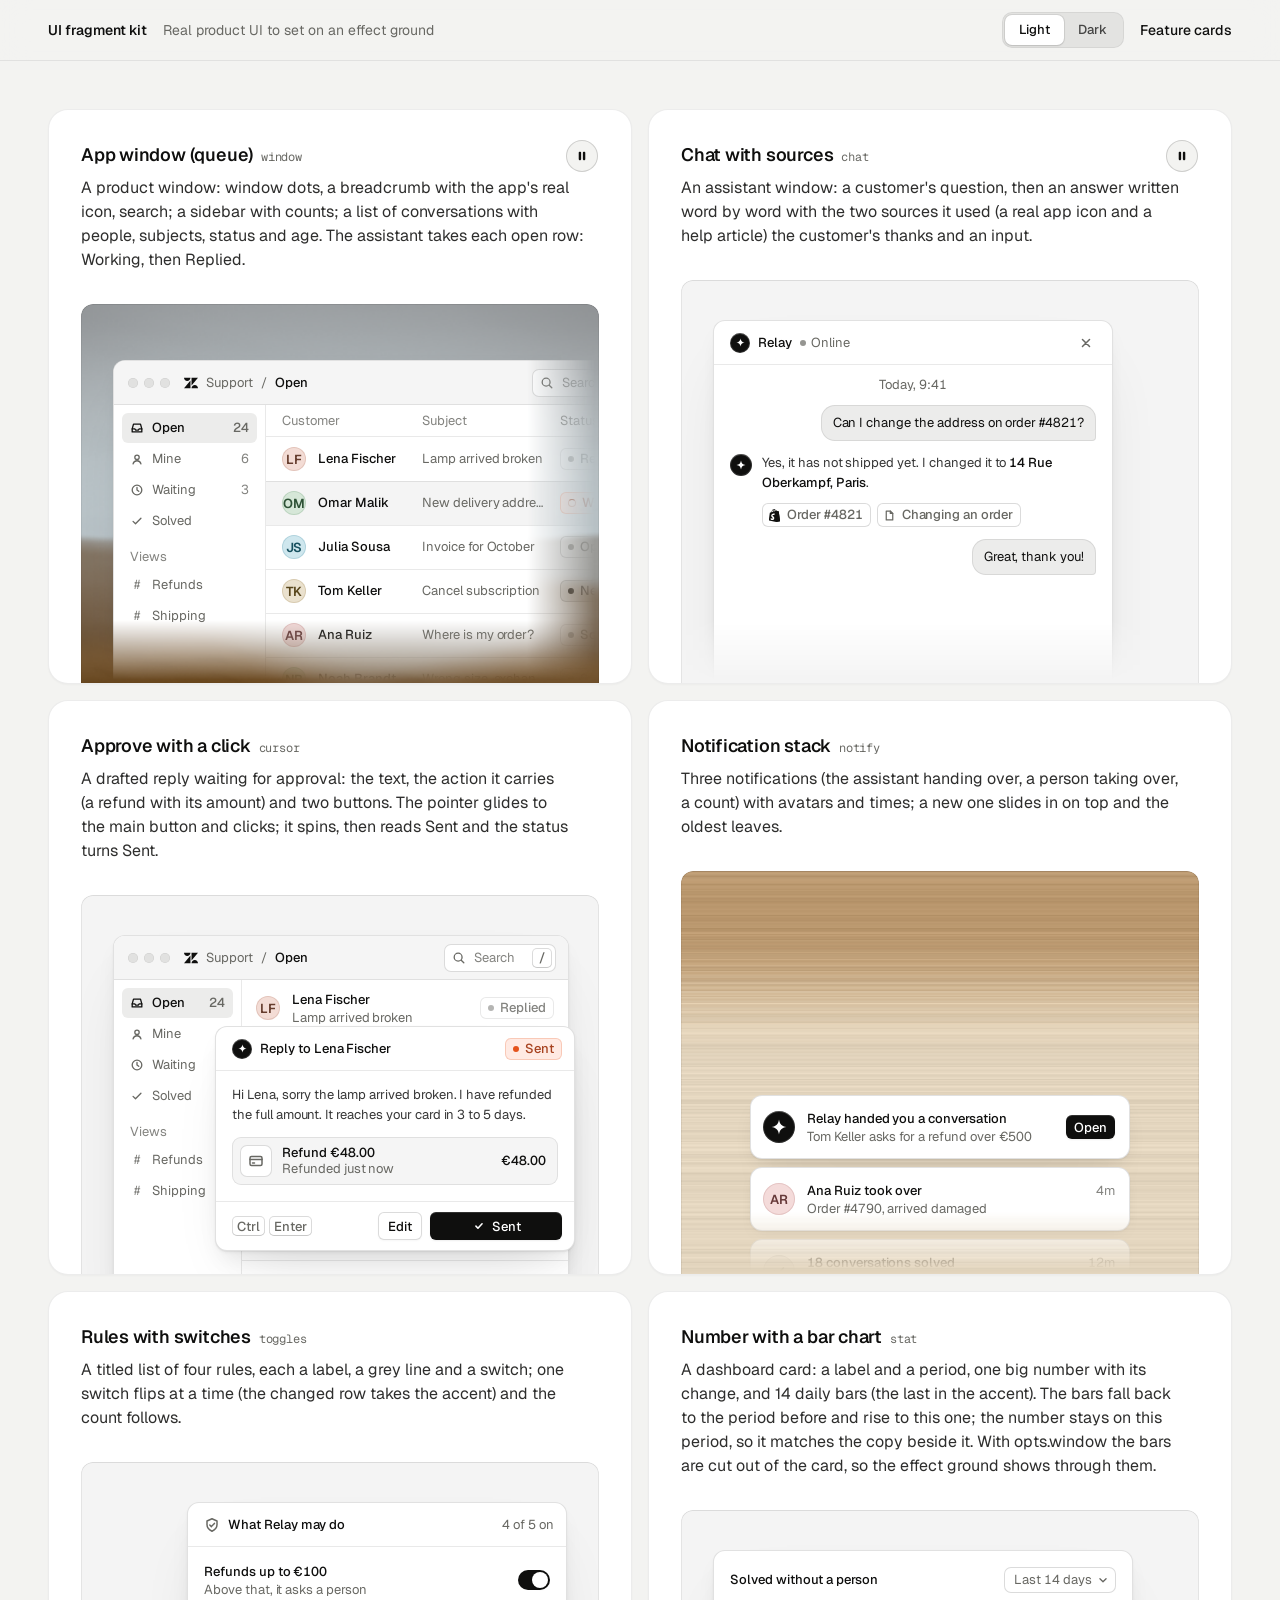
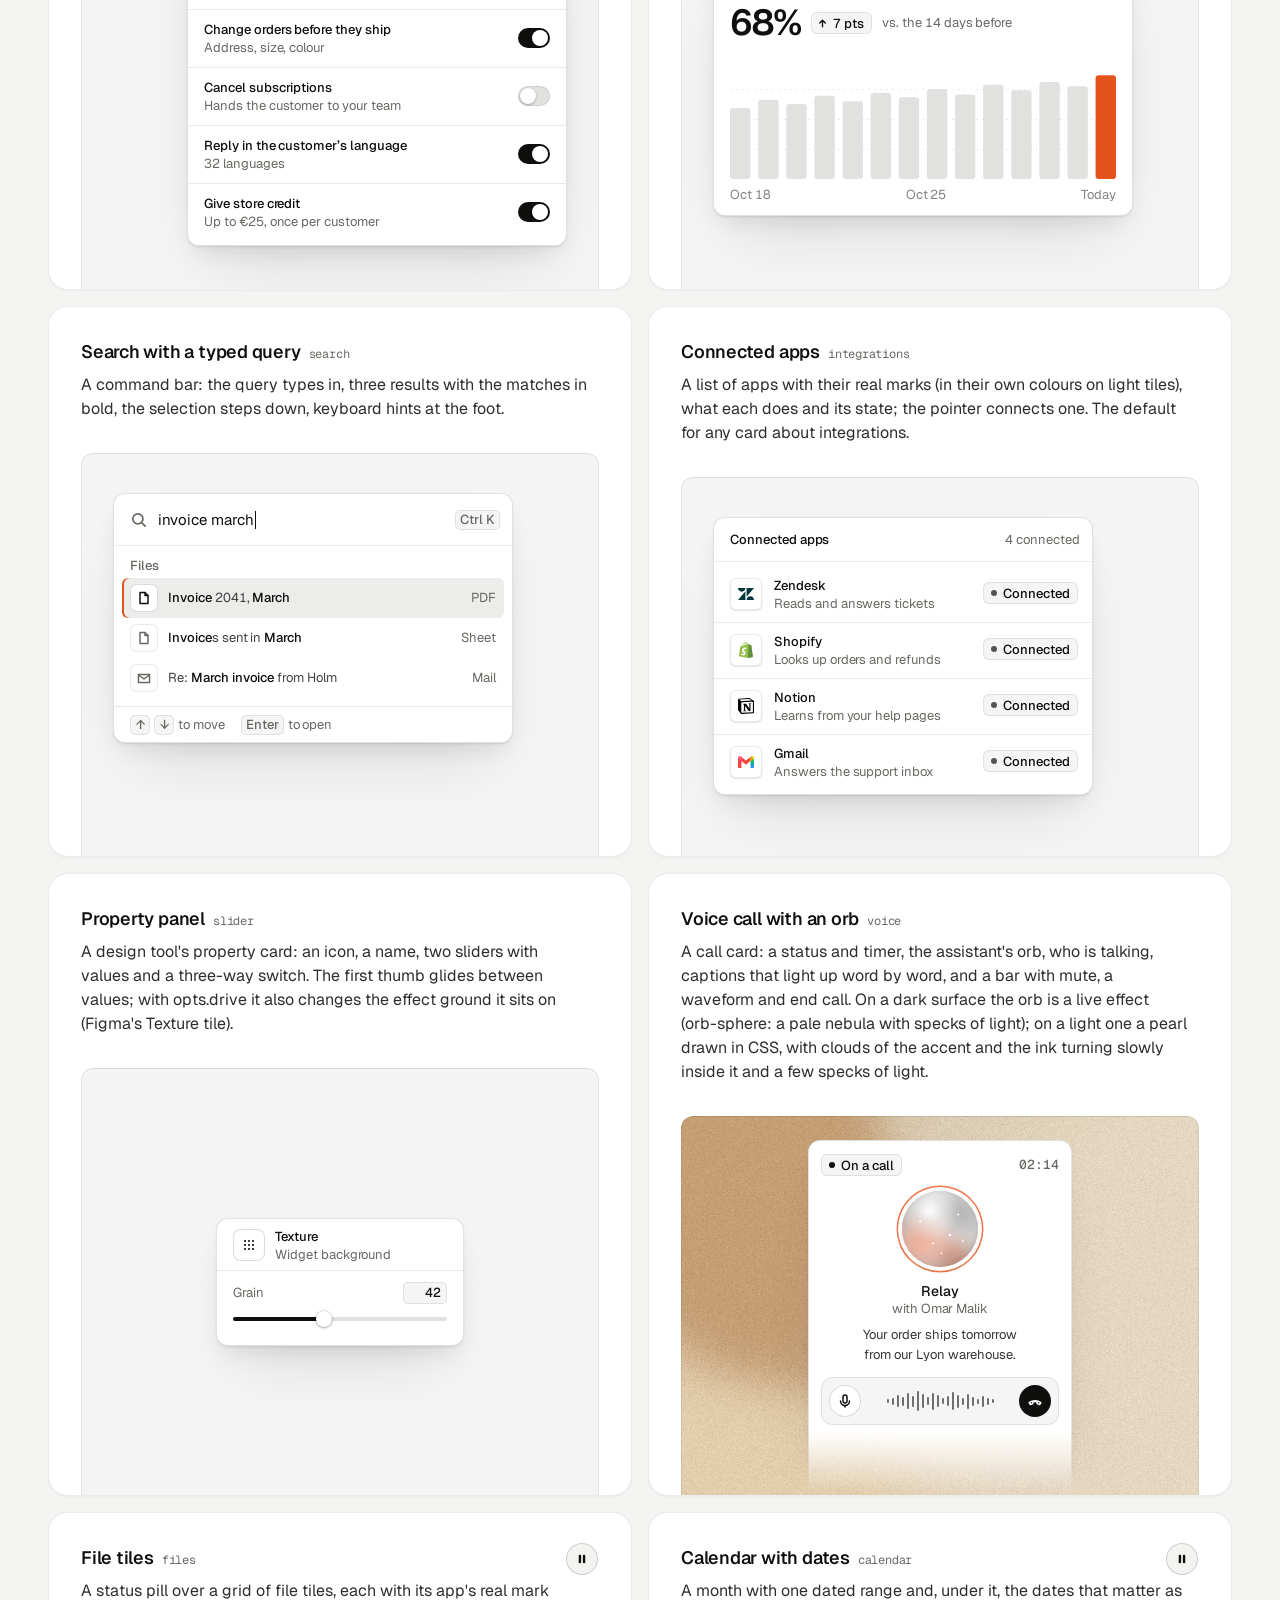
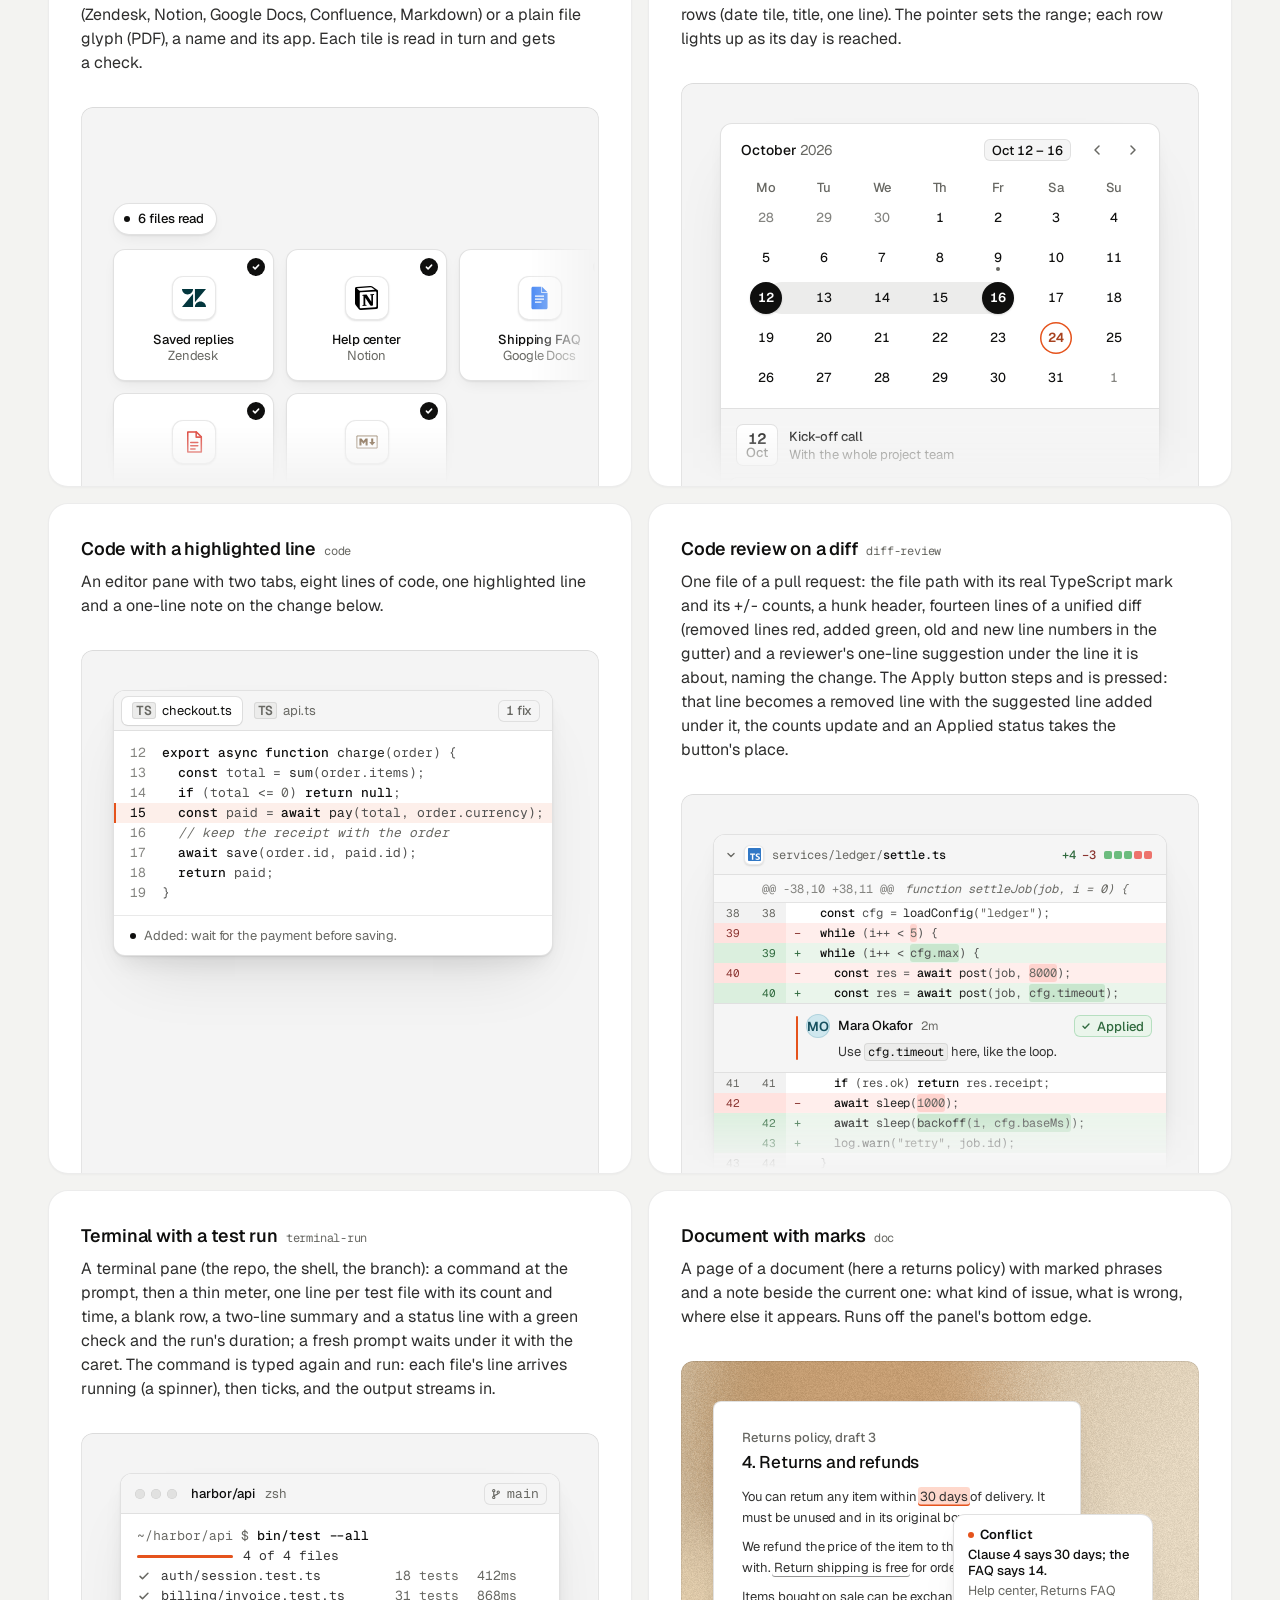
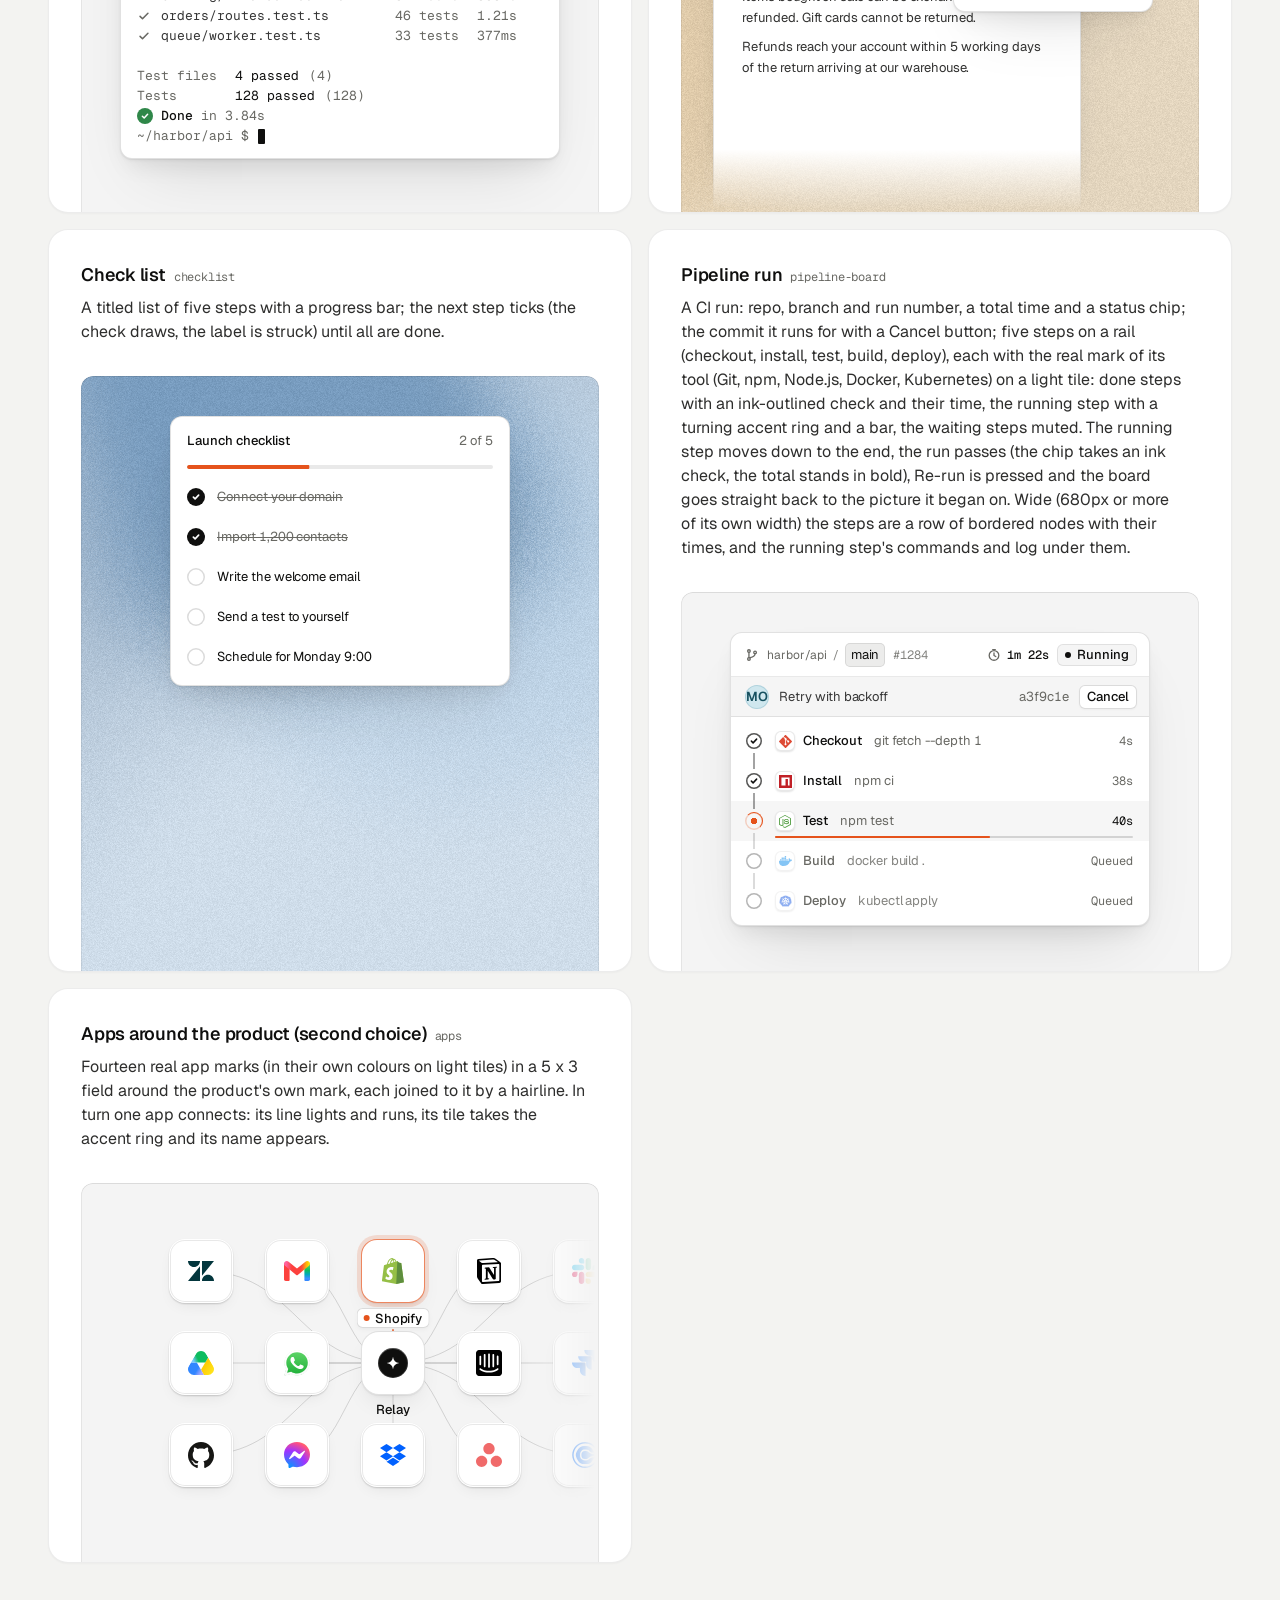
<file: .claude/skills/design-taste-frontend/assets/ui/index.html>
<!doctype html>
<html lang="en" data-theme="light">
<head>
<script>window.__tpGlMax = 16;   /* a gallery shows many live effects at once; a page of a site keeps the default 4 (fx.js) */</script>
<meta charset="utf-8">
<meta name="viewport" content="width=device-width, initial-scale=1">
<title>UI fragment kit</title>
<meta name="description" content="Nineteen pieces of real product UI from the taste-skill kit, each on an effect ground in a feature card.">
<link rel="preconnect" href="https://fonts.googleapis.com">
<link rel="preconnect" href="https://fonts.gstatic.com" crossorigin>
<link href="https://fonts.googleapis.com/css2?family=Geist:wght@300..700&family=Geist+Mono:wght@400;500&display=swap" rel="stylesheet">
<link rel="stylesheet" href="base.css">
<link rel="stylesheet" href="cards.css">
<style>
  :root { --font-text: "Geist", system-ui, sans-serif; --font-display: "Geist", system-ui, sans-serif; --font-mono: "Geist Mono", ui-monospace, monospace; }
  [data-theme="light"] { --bg: #f3f3f1; --card: #ffffff; --ink: #0f0f0e; --muted: #686863; --accent: #e5531c; --accent-ink: #ffffff; --g-bg: #e9e8e4; --g-surface: #f6f5f2; --frag: #ffffff; --warm: #c9a679; }
  [data-theme="dark"] { --bg: #070708; --card: #151517; --ink: #f2f2ef; --muted: #8f9094; --accent: #ff7a3c; --accent-ink: #120c08; --g-bg: #0e0e10; --g-surface: #1b1c1f; --frag: #1c1d20; --warm: #9c9689; }
  * { box-sizing: border-box; }
  html, body { margin: 0; }
  body { font-family: var(--font-text); background: var(--bg); color: var(--ink); -webkit-font-smoothing: antialiased; }
  .panel { --fx-bg: var(--g-bg); --fx-surface: var(--g-surface); --fx-ink: var(--ink); --fx-muted: var(--muted); --fx-accent: var(--hue, var(--warm)); --fx-accent-ink: var(--accent-ink); --calm: var(--g-bg); --p-h: 380px; }
  .top { position: sticky; top: 0; z-index: 20; background: color-mix(in oklab, var(--bg) 86%, transparent); backdrop-filter: blur(14px); -webkit-backdrop-filter: blur(14px); border-bottom: 1px solid color-mix(in oklab, var(--ink) 8%, transparent); }
  .top__in { max-width: 1232px; margin: 0 auto; padding: 0 24px; height: 60px; display: flex; align-items: center; gap: 16px; font-size: 14px; line-height: 20px; }
  .top__in strong { font-weight: 560; }
  .top__in > span { color: var(--muted); }
  .sp { flex: 1; }
  .seg { display: inline-flex; padding: 3px; border-radius: 10px; background: color-mix(in oklab, var(--ink) 6%, var(--bg)); box-shadow: inset 0 0 0 1px color-mix(in oklab, var(--ink) 6%, transparent); }
  .seg button { font: inherit; font-size: 13px; font-weight: 500; border: 0; background: none; color: color-mix(in oklab, var(--ink) 72%, var(--bg)); height: 30px; padding: 0 14px; border-radius: 7px; cursor: pointer; }
  .seg button[aria-pressed="true"] { background: var(--card); color: var(--ink); box-shadow: 0 0 0 1px color-mix(in oklab, var(--ink) 8%, transparent), 0 1px 2px rgb(0 0 0 / .1); }
  .top__in a { color: var(--ink); text-decoration: none; font-weight: 500; }
  main { max-width: 1232px; margin: 0 auto; padding: 48px 24px 96px; }
  .grid { display: grid; grid-template-columns: repeat(2, minmax(0, 1fr)); gap: 16px; }
  .card > h3 code { font: 400 12px/16px var(--font-mono); color: var(--muted); margin-left: 8px; }
  @media (max-width: 860px) { .grid { grid-template-columns: minmax(0, 1fr); } }
  @media (max-width: 600px) { main { padding: 24px 16px 64px; } .top__in { padding: 0 16px; } .top__in > span { display: none; } .panel { --p-h: 340px; } }
</style>
</head>
<body>
<header class="top">
  <div class="top__in">
    <strong>UI fragment kit</strong><span>Real product UI to set on an effect ground</span>
    <span class="sp"></span>
    <div class="seg" role="group" aria-label="Theme"><button type="button" data-mode="light" aria-pressed="true">Light</button><button type="button" data-mode="dark" aria-pressed="false">Dark</button></div>
    <a href="cards.html">Feature cards</a>
  </div>
</header>
<main><div class="grid" id="grid"></div></main>

<script type="module">
  import fx from '../effects/fx.js';
  import ui from './ui.js';
  const index = await fetch('index.json').then(r => r.json());
  // where each one sits, as its meta.json says: anchored at a corner or rising from the bottom and cut by
  // the panel's edge, or whole with 24px or more of ground round it; a fade only where an edge cuts it.
  // Only the compact slider sits in the calm middle (Figma's Texture tile); the cursor dialog is shown
  // where it belongs, over the lower-right edge of a window. [class, fade, style, opts]
  const PLACE = {
    window: ['at-corner', 'stage--fade-br', '--ay:56px'],
    chat: ['at-rise to-edge', 'stage--fade-b'],
    cursor: ['at-over', '', '--bx:24px;--by:24px'],
    notify: ['at-rise fit', 'stage--fade-b', '--ay:calc(100% - 180px);--ay-sm:calc(100% - 180px);--fit-max:380px'],
    toggles: ['at-right', ''],
    stat: ['at-corner', ''],
    search: ['at-corner', ''],
    integrations: ['at-corner', ''],
    slider: ['at-center', '', '', '{"compact":true,"drive":{"param":"grain","min":0.15,"max":0.95}}'],
    voice: ['at-rise to-edge fit', 'stage--fade-b', '--ax:max(24px, 50% - 132px);--ay:24px;--fit-max:264px'],
    files: ['at-corner wide', 'stage--fade-br', '--w:680px;--ay:96px'],
    calendar: ['at-rise fit', 'stage--fade-b', '--fit-max:440px'],
    code: ['at-corner', ''],
    'diff-review': ['at-corner fit', 'stage--fade-b', '--fit-max:480px'],
    'terminal-run': ['at-rise fit', '', '--fit-max:440px'],
    'pipeline-board': ['at-rise fit', '', '--fit-max:420px'],
    doc: ['at-corner to-edge', 'stage--fade-b'],
    checklist: ['at-rise fit', '', '--fit-max:340px'],
    apps: ['at-corner wide', 'stage--fade-br', '--w:560px;--ay:48px'],
  };
  // grounds behind UI are soft lit fields (never a line or dot pattern), on both themes: the bright
  // picture behind dark UI on the dark page, a clear step darker than white UI on the light page
  // the painting stays abstract (a mist over warm sand, level, fully soft) and shows once on the page
  const PAINT = ['painterly-landscape', { blur: 1, brush: 0.35, slope: 0, hillY: 0.3, horizon: 0.62, calm: 0.2, calmX: 0.6, calmY: 0.8, drift: 0, side: 1 }, '{"bg":"#a3b0b6","accent":"#c49a6c"}'];
  const GRAIN = ['grain-gradient', { speed: 0, grainMotion: 0, calm: 0.2, calmX: 0.5, calmY: 0.6, tint: 0.6, contrast: 0.6 }, '{"bg":"#d9ccb7","surface":"#e9e0d2","ink":"#2a2622","muted":"#6f675c","accent":"#a8794a"}'];
  const SKY = [GRAIN[0], GRAIN[1], '{"bg":"#c6d3df","surface":"#d6e0e9","ink":"#25303a","muted":"#5d6873","accent":"#3f6a92"}'];
  const SAGE = [GRAIN[0], GRAIN[1], '{"bg":"#cdd6c6","surface":"#dce3d6","ink":"#262d24","muted":"#5f6a5a","accent":"#6c8e63"}'];
  const GROUND = (m, i) => (m.name === 'slider' ? GRAIN : i === 0 ? PAINT : [GRAIN, SKY, SAGE][i % 3]);
  const q = new URLSearchParams(location.search);
  const grid = document.getElementById('grid');
  grid.innerHTML = index.fragments.map((m, i) => {
    const [at, fade, extra = '', opts = ''] = PLACE[m.name] || ['at-corner', 'stage--fade-br'];
    const [id, params, pal] = GROUND(m, i);
    const w = at === 'at-center' ? '' : ` style="--ax:32px;--ay:40px;${extra}"`;
    const o = opts ? ` data-ui-opts='${opts}'` : '';
    // the cursor is a dialog over a window's edge: the window under it holds still
    const under = m.name === 'cursor' ? `<div class="at-corner" style="--ax:32px;--ay:40px" data-ui-load="window" data-ui-opts='{"compact":true}' data-ui-still></div>` : '';
    return `<article class="card card--row"><h3>${m.title}<code>${m.name}</code></h3><p>${m.shows}</p>
      <div class="panel" data-fx="${id}" data-fx-seed="${(i + 1) * 17}" data-fx-params='${JSON.stringify(params)}' data-fx-palette='${pal}' style="--calm-k:0%">
        <div class="stage ${fade}">${under}<div class="${at}"${w}${o} data-ui-load="${m.name}"></div></div></div></article>`;
  }).join('');
  function setMode(mode) {
    document.documentElement.dataset.theme = mode;
    document.querySelectorAll('.seg button').forEach(b => b.setAttribute('aria-pressed', String(b.dataset.mode === mode)));
  }
  setMode(q.get('mode') === 'dark' ? 'dark' : 'light');
  if (q.has('t')) fx.setClock(+q.get('t'));
  // each ground is drawn once near the screen and kept as a picture (its WebGL context freed), so nineteen
  // panels need one or two contexts, not nineteen
  await Promise.all([ui.loadAll(grid), ui.grounds(grid, fx)]);
  document.documentElement.dataset.ready = '1';
  document.querySelectorAll('.seg button').forEach(b => b.addEventListener('click', async () => {
    setMode(b.dataset.mode);
    for (const el of grid.querySelectorAll('[data-ui]')) el.__ui?.repaint?.();
    await ui.grounds(grid, fx);
  }));
</script>
</body>
</html>
</file>
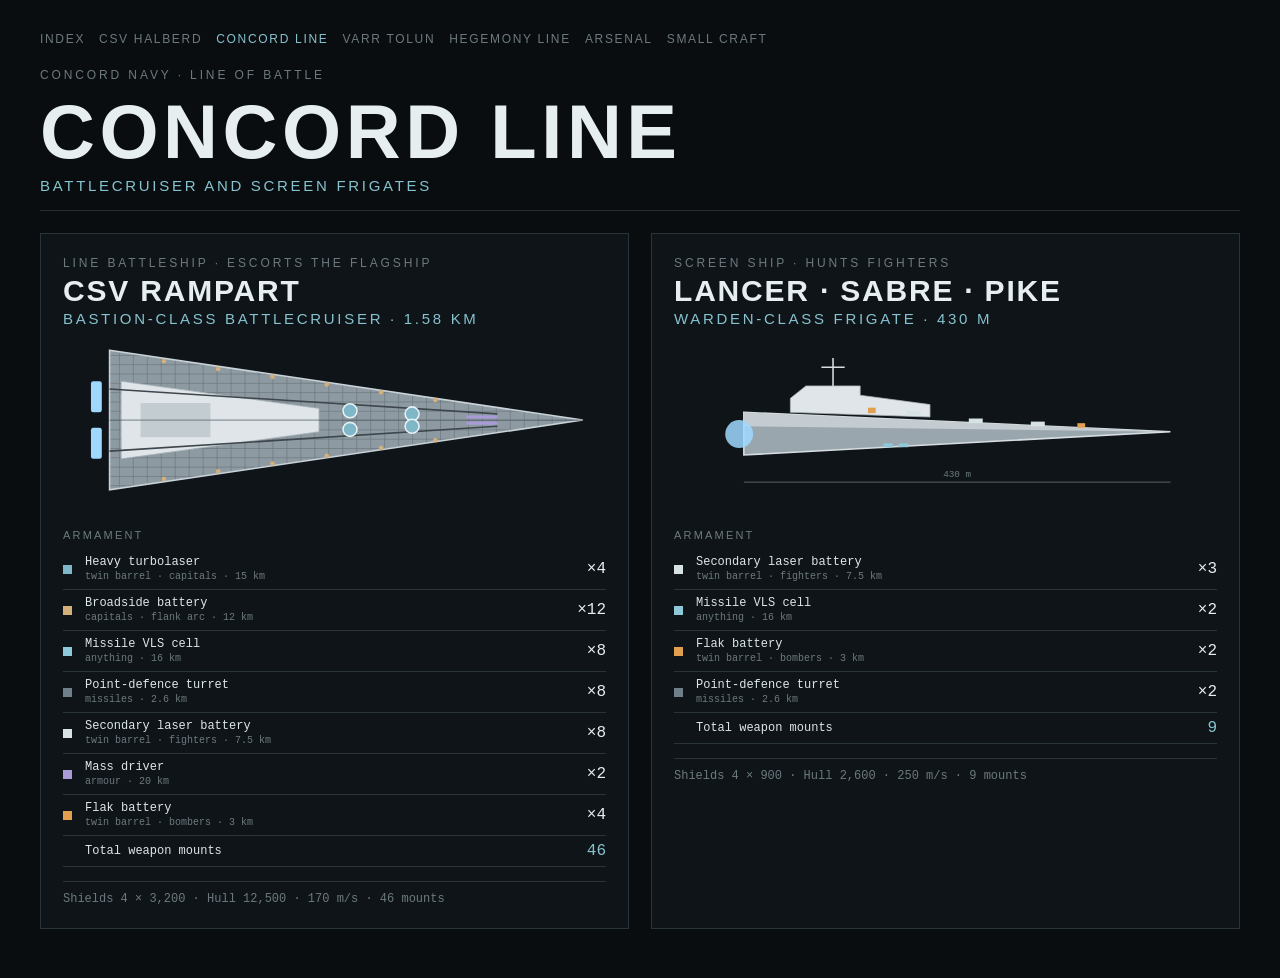
<file: design/concord-line.html>
<!doctype html><html lang="en"><head><meta charset="utf-8"><meta name="viewport" content="width=device-width,initial-scale=1">
<title>Concord line ships</title><link rel="stylesheet" href="sheet.css"></head><body class=""><div class="sheet">
<nav class="nav"><a href="index.html">Index</a><a href="halberd.html">CSV Halberd</a><a href="concord-line.html">Concord line</a><a href="varr-tolun.html">Varr Tolun</a><a href="hegemony-line.html">Hegemony line</a><a href="arsenal.html">Arsenal</a><a href="small-craft.html">Small craft</a></nav>
<div class="head"><div><div class="kicker">Concord Navy · Line of battle</div><h1>CONCORD LINE</h1><div class="sub">Battlecruiser and screen frigates</div></div></div>
<div class="cards">
<div class="card"><div class="kicker">Line battleship · escorts the flagship</div><h2>CSV RAMPART</h2><div class="sub">Bastion-class battlecruiser · 1.58 km</div>
<svg viewBox="0 0 700 240">
 <defs><pattern id="pl2" width="18" height="12" patternUnits="userSpaceOnUse"><rect width="18" height="12" fill="#8e9aa2"/><path d="M0 .5H18M.5 0V12" stroke="#6b767d"/></pattern></defs>
 <path d="M60 30 L670 120 L60 210 Z" fill="url(#pl2)" stroke="#c8d2d8" stroke-width="2"/>
 <path d="M75 70 L330 105 L330 135 L75 170 Z" fill="#dfe5e8" stroke="#aab4b9"/><rect x="100" y="98" width="90" height="44" fill="#c3ccd1"/>
 <path d="M60 120 H670" stroke="#55606a"/><path d="M60 80 L560 112 M60 160 L560 128" stroke="#3d464c" stroke-width="2"/>
 <g fill="#7fb6c8" stroke="#e6f2f6" stroke-width="2"><circle cx="370" cy="108" r="9"/><circle cx="370" cy="132" r="9"/><circle cx="450" cy="112" r="9"/><circle cx="450" cy="128" r="9"/></g>
 <g fill="#d4b07a"><circle cx="130" cy="44" r="3"/><circle cx="200" cy="54" r="3"/><circle cx="270" cy="64" r="3"/><circle cx="340" cy="74" r="3"/><circle cx="410" cy="84" r="3"/><circle cx="480" cy="94" r="3"/><circle cx="130" cy="196" r="3"/><circle cx="200" cy="186" r="3"/><circle cx="270" cy="176" r="3"/><circle cx="340" cy="166" r="3"/><circle cx="410" cy="156" r="3"/><circle cx="480" cy="146" r="3"/></g>
 <g fill="#a99ad8"><rect x="520" y="114" width="40" height="4"/><rect x="520" y="122" width="40" height="4"/></g>
 <g fill="#9fd8ff"><rect x="36" y="70" width="14" height="40" rx="3"/><rect x="36" y="130" width="14" height="40" rx="3"/></g>
</svg>
<div class="lbl">Armament</div><ul class="arm" data-arm="rampart"></ul><div class="foot" data-foot="rampart"></div></div>
<div class="card"><div class="kicker">Screen ship · hunts fighters</div><h2>LANCER · SABRE · PIKE</h2><div class="sub">Warden-class frigate · 430 m</div>
<svg viewBox="0 0 700 240">
 <path d="M90 110 L640 135 L90 165 Z" fill="#9aa6ad" stroke="#d6dee2" stroke-width="2"/><path d="M90 110 L640 135 L90 128 Z" fill="#c4ccd1"/>
 <path d="M150 110 L330 116 L330 100 L240 88 L240 76 L170 76 L150 92 Z" fill="#dfe5e8" stroke="#aab4b9"/>
 <path d="M205 76 V40 M190 52 H220" stroke="#d6dee2" stroke-width="2"/>
 <g fill="#d7e2e4"><rect x="300" y="108" width="18" height="6"/><rect x="380" y="118" width="18" height="6"/><rect x="460" y="122" width="18" height="6"/></g>
 <g fill="#e0a050"><rect x="250" y="104" width="10" height="7"/><rect x="520" y="124" width="10" height="6"/></g>
 <g fill="#8fc9d9"><rect x="270" y="150" width="12" height="5"/><rect x="290" y="150" width="12" height="5"/></g>
 <circle cx="84" cy="138" r="18" fill="#9fd8ff" opacity=".85"/>
 <path d="M90 200 H640" stroke="#6c7a7f"/><text x="365" y="194" fill="#6c7a7f" font-size="12" text-anchor="middle" font-family="monospace">430 m</text>
</svg>
<div class="lbl">Armament</div><ul class="arm" data-arm="warden"></ul><div class="foot" data-foot="warden"></div></div>
</div>
</div><script type="module" src="sheet.js"></script></body></html>
</file>
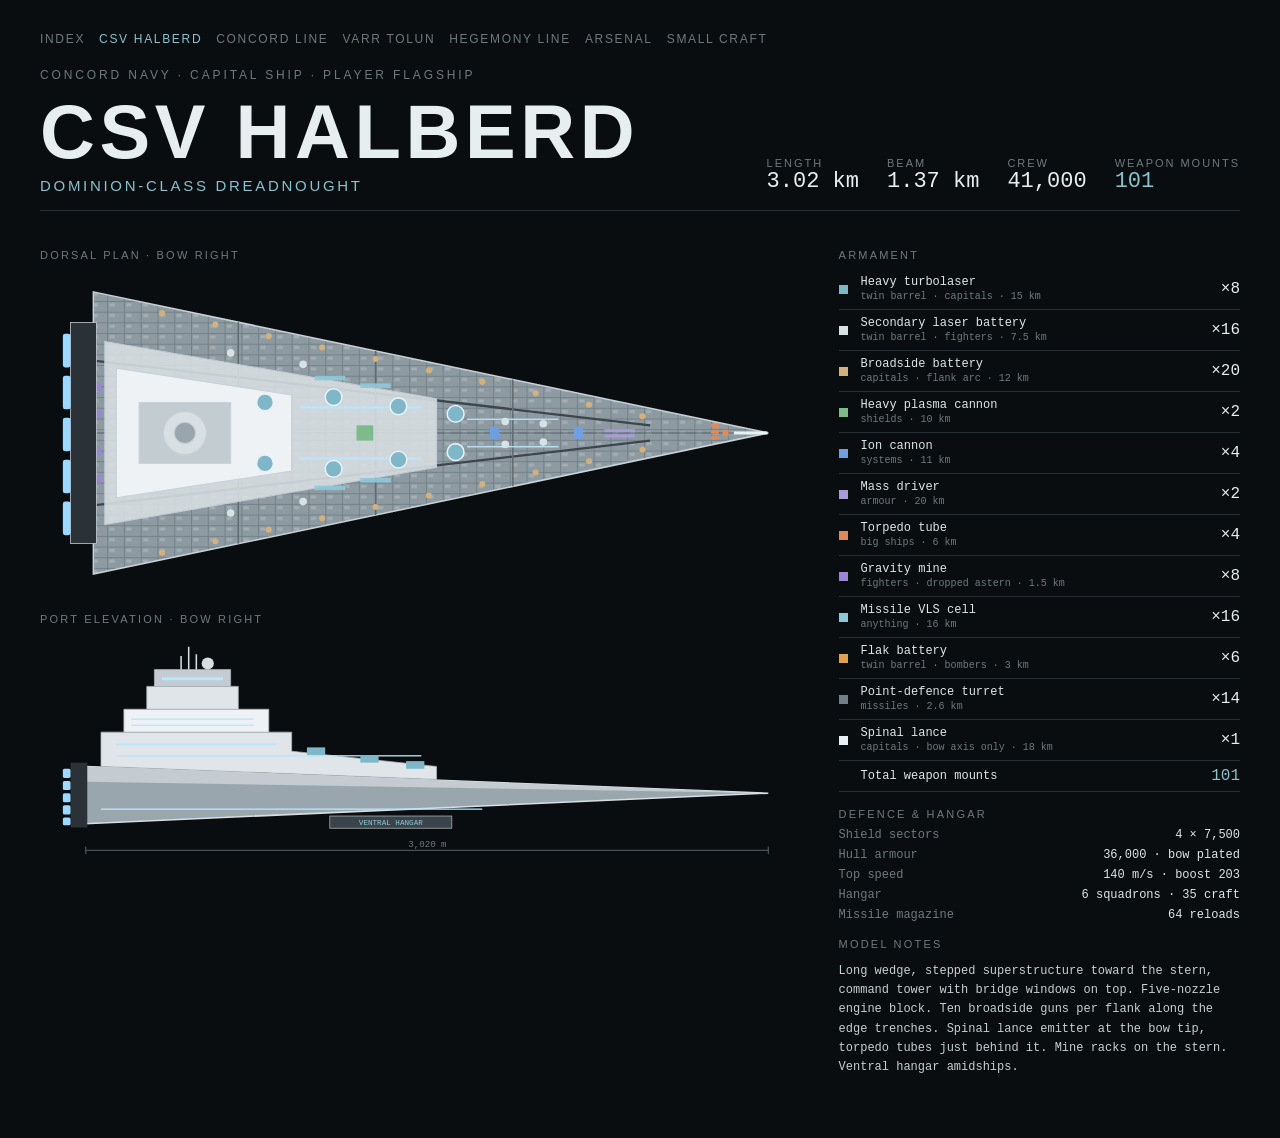
<file: design/halberd.html>
<!doctype html><html lang="en"><head><meta charset="utf-8"><meta name="viewport" content="width=device-width,initial-scale=1">
<title>CSV Halberd</title><link rel="stylesheet" href="sheet.css"></head><body class=""><div class="sheet">
<nav class="nav"><a href="index.html">Index</a><a href="halberd.html">CSV Halberd</a><a href="concord-line.html">Concord line</a><a href="varr-tolun.html">Varr Tolun</a><a href="hegemony-line.html">Hegemony line</a><a href="arsenal.html">Arsenal</a><a href="small-craft.html">Small craft</a></nav>
<div class="head"><div><div class="kicker">Concord Navy · Capital ship · Player flagship</div><h1>CSV HALBERD</h1><div class="sub">Dominion-class dreadnought</div></div><div class="stats" data-stats="halberd"></div></div>
<div class="grid"><div>
<div class="lbl">Dorsal plan · bow right</div>
<svg viewBox="0 0 1000 430" aria-label="Halberd dorsal plan">
 <defs>
  <pattern id="plate" width="22" height="14" patternUnits="userSpaceOnUse"><rect width="22" height="14" fill="#8e9aa2"/><path d="M0 .5H22M.5 0V14" stroke="#6b767d" stroke-width="1"/><rect x="3" y="3" width="7" height="4" fill="#a3aeb5"/></pattern>
  <clipPath id="wedge"><path d="M70 30 L955 215 L70 400 Z"/></clipPath>
 </defs>
 <path d="M70 30 L955 215 L70 400 Z" fill="url(#plate)" stroke="#c8d2d8" stroke-width="2"/>
 <g clip-path="url(#wedge)" stroke="#3d464c" stroke-width="3" fill="none">
  <path d="M70 120 L800 205"/><path d="M70 310 L800 225"/><path d="M70 215 H955" stroke-width="1.5" stroke="#55606a"/>
  <path d="M260 60 V370 M440 98 V332 M620 136 V294" stroke-width="2" stroke="#5f6a71"/>
 </g>
 <g fill="#4a5359" stroke="#c8d2d8" stroke-width="1.5">
  <path d="M85 95 L520 170 L520 260 L85 335 Z" fill="#d7dee2" opacity=".9"/>
  <path d="M100 130 L330 165 L330 265 L100 300 Z" fill="#eef2f4"/>
  <rect x="130" y="175" width="120" height="80" fill="#c3ccd1"/>
  <circle cx="190" cy="215" r="28" fill="#d8e0e4"/><circle cx="190" cy="215" r="14" fill="#9aa6ad"/>
 </g>
 <g fill="#b9e6ff" opacity=".9">
  <rect x="340" y="180" width="160" height="3"/><rect x="340" y="247" width="160" height="3"/><rect x="560" y="196" width="120" height="2"/><rect x="560" y="232" width="120" height="2"/>
 </g>
 <g fill="#7fb6c8" stroke="#e6f2f6" stroke-width="2"><circle cx="295" cy="175" r="11"/><circle cx="295" cy="255" r="11"/><circle cx="385" cy="168" r="11"/><circle cx="385" cy="262" r="11"/><circle cx="470" cy="180" r="11"/><circle cx="470" cy="250" r="11"/><circle cx="545" cy="190" r="11"/><circle cx="545" cy="240" r="11"/></g>
 <g fill="#d4b07a"><circle cx="160" cy="58" r="4"/><circle cx="230" cy="73" r="4"/><circle cx="300" cy="88" r="4"/><circle cx="370" cy="103" r="4"/><circle cx="440" cy="118" r="4"/><circle cx="510" cy="133" r="4"/><circle cx="580" cy="148" r="4"/><circle cx="650" cy="163" r="4"/><circle cx="720" cy="178" r="4"/><circle cx="790" cy="193" r="4"/>
  <circle cx="160" cy="372" r="4"/><circle cx="230" cy="357" r="4"/><circle cx="300" cy="342" r="4"/><circle cx="370" cy="327" r="4"/><circle cx="440" cy="312" r="4"/><circle cx="510" cy="297" r="4"/><circle cx="580" cy="282" r="4"/><circle cx="650" cy="267" r="4"/><circle cx="720" cy="252" r="4"/><circle cx="790" cy="237" r="4"/></g>
 <g fill="#d7e2e4"><circle cx="610" cy="200" r="5"/><circle cx="610" cy="230" r="5"/><circle cx="660" cy="203" r="5"/><circle cx="660" cy="227" r="5"/><circle cx="250" cy="110" r="5"/><circle cx="250" cy="320" r="5"/><circle cx="345" cy="125" r="5"/><circle cx="345" cy="305" r="5"/></g>
 <g fill="#7dbb8a"><rect x="415" y="205" width="22" height="20"/></g><g fill="#6f9fe0"><rect x="590" y="207" width="12" height="16"/><rect x="700" y="207" width="12" height="16"/></g>
 <g fill="#a99ad8"><rect x="740" y="210" width="40" height="4"/><rect x="740" y="217" width="40" height="4"/></g>
 <g fill="#e08a5a"><rect x="880" y="203" width="10" height="5"/><rect x="880" y="211" width="10" height="5"/><rect x="880" y="219" width="10" height="5"/><rect x="895" y="211" width="8" height="8"/></g>
 <rect x="910" y="213" width="44" height="4" fill="#e6f2f6"/>
 <g fill="#8fc9d9" opacity=".9"><rect x="360" y="140" width="40" height="6"/><rect x="360" y="284" width="40" height="6"/><rect x="420" y="150" width="40" height="6"/><rect x="420" y="274" width="40" height="6"/></g>
 <g fill="#9b86d6"><rect x="72" y="150" width="8" height="10"/><rect x="72" y="270" width="8" height="10"/><rect x="72" y="185" width="8" height="10"/><rect x="72" y="235" width="8" height="10"/></g>
 <g fill="#2a3237" stroke="#c8d2d8"><rect x="40" y="70" width="34" height="290"/></g>
 <g fill="#9fd8ff"><rect x="30" y="85" width="10" height="44" rx="3"/><rect x="30" y="140" width="10" height="44" rx="3"/><rect x="30" y="195" width="10" height="44" rx="3"/><rect x="30" y="250" width="10" height="44" rx="3"/><rect x="30" y="305" width="10" height="44" rx="3"/></g>
</svg>
<div class="lbl">Port elevation · bow right</div>
<svg viewBox="0 0 1000 300" aria-label="Halberd port elevation">
 <path d="M60 175 L955 210 L60 250 Z" fill="#9aa6ad" stroke="#d6dee2" stroke-width="2"/>
 <path d="M60 175 L955 210 L60 195 Z" fill="#c4ccd1"/>
 <path d="M80 175 L520 192 L520 175 L330 155 L330 130 L80 130 Z" fill="#dfe5e8" stroke="#aab4b9"/>
 <path d="M110 130 H300 V100 H110 Z" fill="#eef2f4" stroke="#aab4b9"/>
 <path d="M140 100 H260 V70 H140 Z" fill="#dfe5e8" stroke="#aab4b9"/>
 <path d="M150 70 H250 V48 H150 Z" fill="#c4ccd1" stroke="#aab4b9"/>
 <rect x="160" y="58" width="80" height="4" fill="#b9e6ff"/>
 <path d="M195 48 V18 M205 48 V28 M185 48 V30" stroke="#d6dee2" stroke-width="2"/>
 <circle cx="220" cy="40" r="8" fill="#d6dee2"/>
 <g fill="#b9e6ff" opacity=".85"><rect x="120" y="112" width="160" height="2"/><rect x="120" y="120" width="160" height="2"/><rect x="100" y="145" width="210" height="2"/><rect x="100" y="160" width="400" height="2"/><rect x="80" y="230" width="500" height="2"/></g>
 <g fill="#7fb6c8"><rect x="350" y="150" width="24" height="10"/><rect x="420" y="160" width="24" height="10"/><rect x="480" y="168" width="24" height="10"/></g>
 <rect x="380" y="240" width="160" height="16" fill="#3a4349" stroke="#aab4b9"/><text x="460" y="252" fill="#8fc9d9" font-size="10" text-anchor="middle" font-family="monospace">VENTRAL HANGAR</text>
 <rect x="40" y="170" width="22" height="85" fill="#2a3237"/><g fill="#9fd8ff"><rect x="30" y="178" width="10" height="12" rx="2"/><rect x="30" y="194" width="10" height="12" rx="2"/><rect x="30" y="210" width="10" height="12" rx="2"/><rect x="30" y="226" width="10" height="12" rx="2"/><rect x="30" y="242" width="10" height="10" rx="2"/></g>
 <path d="M60 285 H955" stroke="#6c7a7f"/><path d="M60 280 V290 M955 280 V290" stroke="#6c7a7f"/><text x="508" y="280" fill="#6c7a7f" font-size="12" text-anchor="middle" font-family="monospace">3,020 m</text>
</svg>
</div><div>
<div class="lbl">Armament</div><ul class="arm" data-arm="halberd"></ul>
<div class="lbl">Defence &amp; hangar</div>
<dl class="kv"><dt>Shield sectors</dt><dd>4 × 7,500</dd><dt>Hull armour</dt><dd>36,000 · bow plated</dd><dt>Top speed</dt><dd>140 m/s · boost 203</dd><dt>Hangar</dt><dd>6 squadrons · 35 craft</dd><dt>Missile magazine</dt><dd>64 reloads</dd></dl>
<div class="lbl">Model notes</div>
<p class="note">Long wedge, stepped superstructure toward the stern, command tower with bridge windows on top. Five-nozzle engine block. Ten broadside guns per flank along the edge trenches. Spinal lance emitter at the bow tip, torpedo tubes just behind it. Mine racks on the stern. Ventral hangar amidships.</p>
</div></div>
</div><script type="module" src="sheet.js"></script></body></html>
</file>
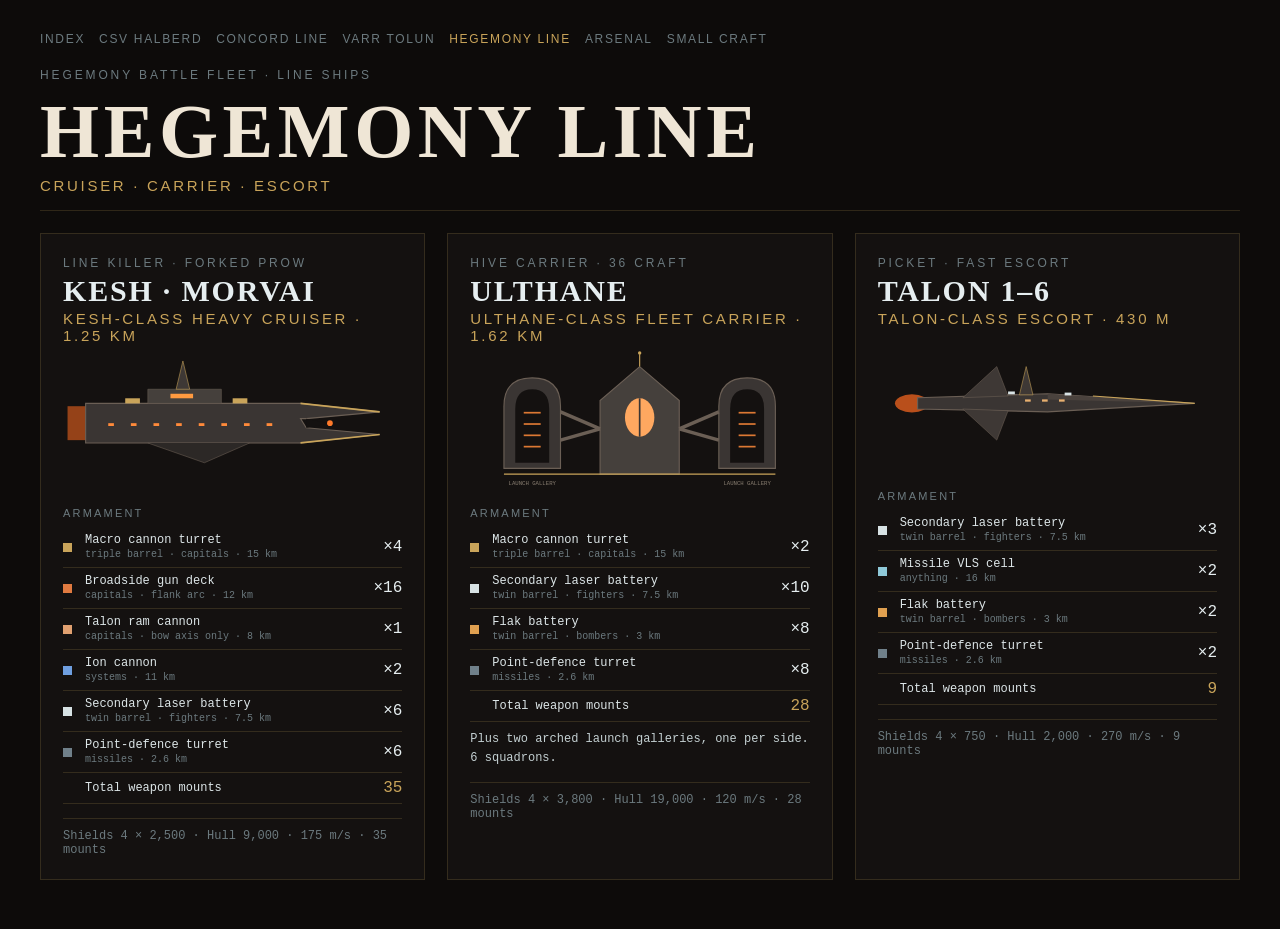
<file: design/hegemony-line.html>
<!doctype html><html lang="en"><head><meta charset="utf-8"><meta name="viewport" content="width=device-width,initial-scale=1">
<title>Hegemony line ships</title><link rel="stylesheet" href="sheet.css"></head><body class="heg"><div class="sheet">
<nav class="nav"><a href="index.html">Index</a><a href="halberd.html">CSV Halberd</a><a href="concord-line.html">Concord line</a><a href="varr-tolun.html">Varr Tolun</a><a href="hegemony-line.html">Hegemony line</a><a href="arsenal.html">Arsenal</a><a href="small-craft.html">Small craft</a></nav>
<div class="head"><div><div class="kicker">Hegemony battle fleet · Line ships</div><h1>HEGEMONY LINE</h1><div class="sub">Cruiser · carrier · escort</div></div></div>
<div class="cards">
<div class="card"><div class="kicker">Line killer · forked prow</div><h2>KESH · MORVAI</h2><div class="sub">Kesh-class heavy cruiser · 1.25 km</div>
<svg viewBox="0 0 600 260">
 <rect x="8" y="110" width="40" height="60" fill="#ff6a20" opacity=".55"/>
 <path d="M40 105 H420 L560 120 L430 132 H420 L430 148 L560 160 L420 175 H40 Z" fill="#3a3533" stroke="#6b5f55" stroke-width="2"/>
 <path d="M430 132 L470 140 L430 148 Z" fill="#141110"/><circle cx="472" cy="140" r="5" fill="#ff7a2a"/>
 <path d="M420 105 L560 120 M420 175 L560 160" stroke="#c9a45a" stroke-width="3"/>
 <g fill="#ff8a3a"><rect x="80" y="140" width="10" height="5"/><rect x="120" y="140" width="10" height="5"/><rect x="160" y="140" width="10" height="5"/><rect x="200" y="140" width="10" height="5"/><rect x="240" y="140" width="10" height="5"/><rect x="280" y="140" width="10" height="5"/><rect x="320" y="140" width="10" height="5"/><rect x="360" y="140" width="10" height="5"/></g>
 <path d="M150 105 V80 H280 V105 Z" fill="#45403c" stroke="#6b5f55"/><path d="M200 80 L212 30 L224 80 Z" fill="#3e3835" stroke="#c9a45a"/><rect x="190" y="88" width="40" height="8" fill="#ff9a40"/>
 <g fill="#c9a45a"><rect x="110" y="96" width="26" height="9"/><rect x="300" y="96" width="26" height="9"/></g>
 <path d="M150 175 L250 210 L330 175" fill="#2c2826" stroke="#6b5f55"/>
</svg>
<div class="lbl">Armament</div><ul class="arm" data-arm="kesh"></ul><div class="foot" data-foot="kesh"></div></div>
<div class="card"><div class="kicker">Hive carrier · 36 craft</div><h2>ULTHANE</h2><div class="sub">Ulthane-class fleet carrier · 1.62 km</div>
<svg viewBox="0 0 600 260">
 <g fill="#3a3533" stroke="#6b5f55" stroke-width="2">
  <path d="M60 220 V110 Q60 60 110 60 Q160 60 160 110 V220 Z"/><path d="M440 220 V110 Q440 60 490 60 Q540 60 540 110 V220 Z"/>
  <path d="M230 230 V100 L300 40 L370 100 V230 Z" fill="#45403c"/>
 </g>
 <g fill="#141110"><path d="M80 210 V115 Q80 80 110 80 Q140 80 140 115 V210 Z"/><path d="M460 210 V115 Q460 80 490 80 Q520 80 520 115 V210 Z"/></g>
 <g fill="#ff8a3a" opacity=".85"><rect x="95" y="120" width="30" height="3"/><rect x="95" y="140" width="30" height="3"/><rect x="95" y="160" width="30" height="3"/><rect x="95" y="180" width="30" height="3"/><rect x="475" y="120" width="30" height="3"/><rect x="475" y="140" width="30" height="3"/><rect x="475" y="160" width="30" height="3"/><rect x="475" y="180" width="30" height="3"/></g>
 <ellipse cx="300" cy="130" rx="26" ry="34" fill="#ffa860"/><path d="M300 96 V164" stroke="#3a3533" stroke-width="3"/>
 <g stroke="#6b5f55" stroke-width="6"><path d="M160 120 L230 150 M160 170 L230 150 M440 120 L370 150 M440 170 L370 150"/></g>
 <path d="M300 40 V18" stroke="#c9a45a" stroke-width="2"/><circle cx="300" cy="16" r="3" fill="#c9a45a"/>
 <path d="M60 230 H540" stroke="#c9a45a" stroke-width="2"/>
 <text x="110" y="250" fill="#8a7f72" font-size="10" text-anchor="middle" font-family="monospace">LAUNCH GALLERY</text><text x="490" y="250" fill="#8a7f72" font-size="10" text-anchor="middle" font-family="monospace">LAUNCH GALLERY</text>
</svg>
<div class="lbl">Armament</div><ul class="arm" data-arm="ulthane"></ul><p class="note" style="margin-top:8px">Plus two arched launch galleries, one per side. 6 squadrons.</p><div class="foot" data-foot="ulthane"></div></div>
<div class="card"><div class="kicker">Picket · fast escort</div><h2>TALON 1–6</h2><div class="sub">Talon-class escort · 430 m</div>
<svg viewBox="0 0 600 260">
 <ellipse cx="60" cy="135" rx="30" ry="16" fill="#ff6a20" opacity=".7"/>
 <path d="M70 125 L300 118 L560 135 L300 150 L70 145 Z" fill="#3a3533" stroke="#6b5f55" stroke-width="2"/>
 <path d="M300 118 L560 135 L300 128 Z" fill="#4a423d"/><path d="M380 122 L560 135" stroke="#c9a45a" stroke-width="2"/>
 <path d="M150 125 L210 70 L230 122 Z" fill="#3e3835" stroke="#6b5f55"/><path d="M150 145 L210 200 L230 148 Z" fill="#3e3835" stroke="#6b5f55"/>
 <path d="M250 120 L262 70 L274 120 Z" fill="#3e3835" stroke="#c9a45a"/>
 <g fill="#e8b070"><rect x="260" y="128" width="10" height="4"/><rect x="290" y="128" width="10" height="4"/><rect x="320" y="128" width="10" height="4"/></g>
 <g fill="#d7e2e4"><rect x="230" y="114" width="12" height="5"/><rect x="330" y="116" width="12" height="5"/></g>
</svg>
<div class="lbl">Armament</div><ul class="arm" data-arm="talon"></ul><div class="foot" data-foot="talon"></div></div>
</div>
</div><script type="module" src="sheet.js"></script></body></html>
</file>
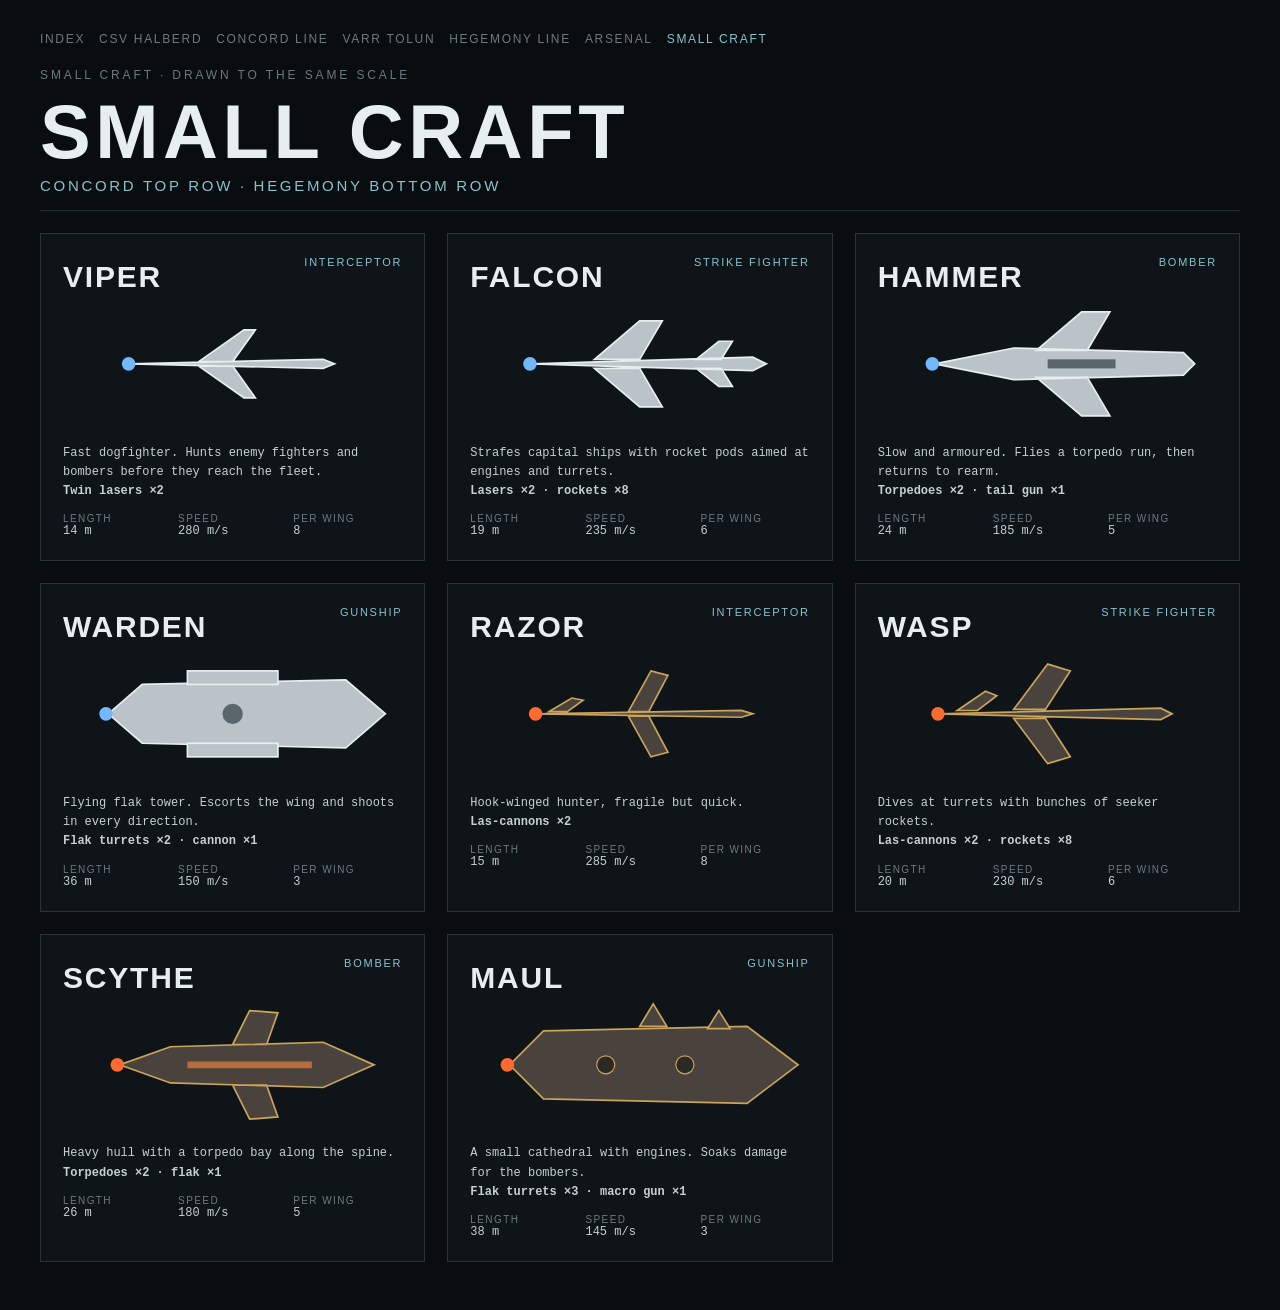
<file: design/small-craft.html>
<!doctype html><html lang="en"><head><meta charset="utf-8"><meta name="viewport" content="width=device-width,initial-scale=1">
<title>Small craft</title><link rel="stylesheet" href="sheet.css"></head><body class=""><div class="sheet">
<nav class="nav"><a href="index.html">Index</a><a href="halberd.html">CSV Halberd</a><a href="concord-line.html">Concord line</a><a href="varr-tolun.html">Varr Tolun</a><a href="hegemony-line.html">Hegemony line</a><a href="arsenal.html">Arsenal</a><a href="small-craft.html">Small craft</a></nav>
<div class="head"><div><div class="kicker">Small craft · drawn to the same scale</div><h1>SMALL CRAFT</h1><div class="sub">Concord top row · Hegemony bottom row</div></div></div>
<div class="cards" style="grid-template-columns:repeat(auto-fit,minmax(300px,1fr))">
<div class="card craft" data-craft="viper"><div style="display:flex;justify-content:space-between"><h2>VIPER</h2><span class="tag">Interceptor</span></div><svg viewBox="0 0 300 120"><path d="M60 60 L230 56 L240 60 L230 64 Z M120 58 L160 30 L170 30 L150 58 Z M120 62 L160 90 L170 90 L150 62 Z" fill="#b9c3c8" stroke="#e6eef0" stroke-width="1.5"/><circle cx="58" cy="60" r="6" fill="#73b8ff"/></svg><p class="note" data-desc="viper"></p></div>
<div class="card craft" data-craft="falcon"><div style="display:flex;justify-content:space-between"><h2>FALCON</h2><span class="tag">Strike fighter</span></div><svg viewBox="0 0 300 120"><path d="M55 60 L250 54 L262 60 L250 66 Z M110 56 L150 22 L170 22 L150 56 Z M110 64 L150 98 L170 98 L150 64 Z M200 56 L220 40 L232 40 L222 56 Z M200 64 L220 80 L232 80 L222 64 Z" fill="#b9c3c8" stroke="#e6eef0" stroke-width="1.5"/><circle cx="53" cy="60" r="6" fill="#73b8ff"/></svg><p class="note" data-desc="falcon"></p></div>
<div class="card craft" data-craft="hammer"><div style="display:flex;justify-content:space-between"><h2>HAMMER</h2><span class="tag">Bomber</span></div><svg viewBox="0 0 300 120"><path d="M50 60 L120 46 L270 50 L280 60 L270 70 L120 74 Z M140 48 L180 14 L205 14 L185 48 Z M140 72 L180 106 L205 106 L185 72 Z" fill="#b9c3c8" stroke="#e6eef0" stroke-width="1.5"/><rect x="150" y="56" width="60" height="8" fill="#5b666c"/><circle cx="48" cy="60" r="6" fill="#73b8ff"/></svg><p class="note" data-desc="hammer"></p></div>
<div class="card craft" data-craft="wardengs"><div style="display:flex;justify-content:space-between"><h2>WARDEN</h2><span class="tag">Gunship</span></div><svg viewBox="0 0 300 120"><path d="M40 60 L70 34 L250 30 L285 60 L250 90 L70 86 Z" fill="#b9c3c8" stroke="#e6eef0" stroke-width="1.5"/><rect x="110" y="22" width="80" height="12" fill="#b9c3c8" stroke="#e6eef0" stroke-width="1.5"/><rect x="110" y="86" width="80" height="12" fill="#b9c3c8" stroke="#e6eef0" stroke-width="1.5"/><circle cx="150" cy="60" r="9" fill="#5b666c"/><circle cx="38" cy="60" r="6" fill="#73b8ff"/></svg><p class="note" data-desc="wardengs"></p></div>
<div class="card craft" data-craft="razor"><div style="display:flex;justify-content:space-between"><h2>RAZOR</h2><span class="tag">Interceptor</span></div><svg viewBox="0 0 300 120"><path d="M60 60 L240 57 L250 60 L240 63 Z M140 58 L160 22 L175 26 L158 58 Z M140 62 L160 98 L175 94 L158 62 Z M70 58 L90 46 L100 48 L86 58 Z" fill="#4a423d" stroke="#c9a45a" stroke-width="1.5"/><circle cx="58" cy="60" r="6" fill="#ff6a30"/></svg><p class="note" data-desc="razor"></p></div>
<div class="card craft" data-craft="wasp"><div style="display:flex;justify-content:space-between"><h2>WASP</h2><span class="tag">Strike fighter</span></div><svg viewBox="0 0 300 120"><path d="M55 60 L250 55 L260 60 L250 65 Z M120 56 L150 16 L170 22 L148 56 Z M120 64 L150 104 L170 98 L148 64 Z M70 57 L95 40 L105 44 L88 57 Z" fill="#4a423d" stroke="#c9a45a" stroke-width="1.5"/><circle cx="53" cy="60" r="6" fill="#ff6a30"/></svg><p class="note" data-desc="wasp"></p></div>
<div class="card craft" data-craft="scythe"><div style="display:flex;justify-content:space-between"><h2>SCYTHE</h2><span class="tag">Bomber</span></div><svg viewBox="0 0 300 120"><path d="M50 60 L95 44 L230 40 L275 60 L230 80 L95 76 Z M150 42 L165 12 L190 14 L180 42 Z M150 78 L165 108 L190 106 L180 78 Z" fill="#4a423d" stroke="#c9a45a" stroke-width="1.5"/><rect x="110" y="57" width="110" height="6" fill="#ff8a3a" opacity=".6"/><circle cx="48" cy="60" r="6" fill="#ff6a30"/></svg><p class="note" data-desc="scythe"></p></div>
<div class="card craft" data-craft="maul"><div style="display:flex;justify-content:space-between"><h2>MAUL</h2><span class="tag">Gunship</span></div><svg viewBox="0 0 300 120"><path d="M35 60 L65 30 L245 26 L290 60 L245 94 L65 90 Z" fill="#4a423d" stroke="#c9a45a" stroke-width="1.5"/><path d="M150 26 L162 6 L174 26 Z M210 28 L220 12 L230 28 Z" fill="#4a423d" stroke="#c9a45a" stroke-width="1.5"/><circle cx="120" cy="60" r="8" fill="#2c2826" stroke="#c9a45a"/><circle cx="190" cy="60" r="8" fill="#2c2826" stroke="#c9a45a"/><circle cx="33" cy="60" r="6" fill="#ff6a30"/></svg><p class="note" data-desc="maul"></p></div>
</div>
<script type="module">
import { CRAFT } from '../src/data/ships.js';
for (const el of document.querySelectorAll('[data-desc]')) { const c = CRAFT[el.dataset.desc]; el.innerHTML = `${c.desc}<br><b>${c.arms}</b>`; }
</script>
</div><script type="module" src="sheet.js"></script></body></html>
</file>
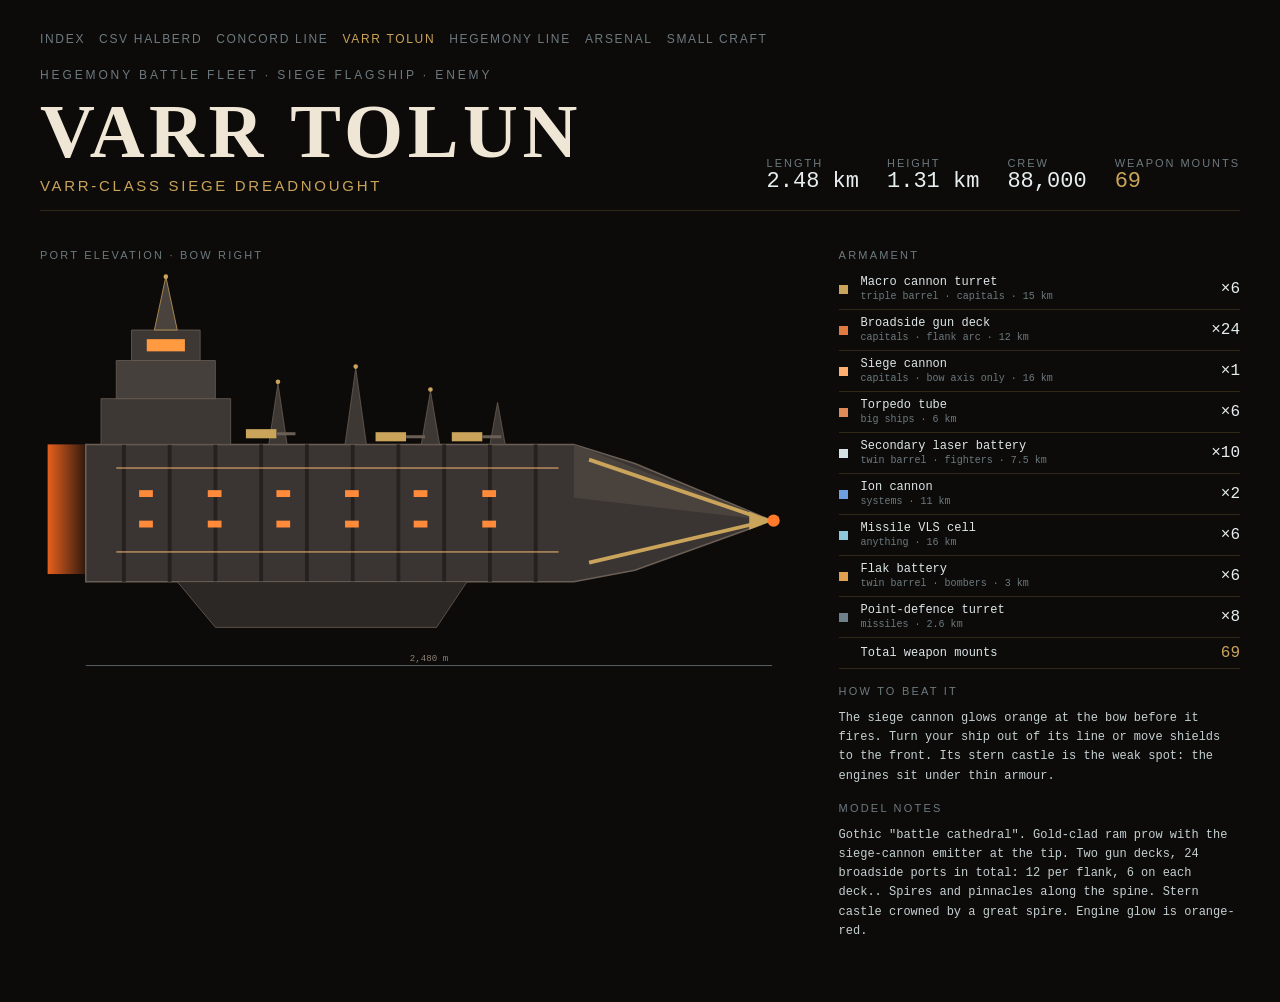
<file: design/varr-tolun.html>
<!doctype html><html lang="en"><head><meta charset="utf-8"><meta name="viewport" content="width=device-width,initial-scale=1">
<title>Varr Tolun</title><link rel="stylesheet" href="sheet.css"></head><body class="heg"><div class="sheet">
<nav class="nav"><a href="index.html">Index</a><a href="halberd.html">CSV Halberd</a><a href="concord-line.html">Concord line</a><a href="varr-tolun.html">Varr Tolun</a><a href="hegemony-line.html">Hegemony line</a><a href="arsenal.html">Arsenal</a><a href="small-craft.html">Small craft</a></nav>
<div class="head"><div><div class="kicker">Hegemony battle fleet · Siege flagship · Enemy</div><h1>VARR TOLUN</h1><div class="sub">Varr-class siege dreadnought</div></div><div class="stats" data-stats="varr"></div></div>
<div class="grid"><div>
<div class="lbl">Port elevation · bow right</div>
<svg viewBox="0 0 1000 560" aria-label="Varr Tolun port elevation">
 <defs><linearGradient id="eng" x1="0" x2="1"><stop offset="0" stop-color="#ff6a20"/><stop offset="1" stop-color="#ff6a20" stop-opacity="0"/></linearGradient></defs>
 <rect x="10" y="230" width="60" height="170" fill="url(#eng)" opacity=".9"/>
 <path d="M60 230 H700 L780 255 L960 330 L780 395 L700 410 H60 Z" fill="#3a3533" stroke="#6b5f55" stroke-width="2"/>
 <path d="M700 230 L960 330 L700 300 Z" fill="#4a423d"/>
 <path d="M720 250 L955 330 L720 385" fill="none" stroke="#c9a45a" stroke-width="5"/>
 <path d="M930 318 L960 330 L930 342 Z" fill="#c9a45a"/><circle cx="962" cy="330" r="8" fill="#ff7a2a"/>
 <g stroke="#26211f" stroke-width="5"><path d="M110 230 V410 M170 230 V410 M230 230 V410 M290 230 V410 M350 230 V410 M410 230 V410 M470 230 V410 M530 230 V410 M590 230 V410 M650 230 V410"/></g>
 <g fill="#ff8a3a">
  <g id="deck1"><rect x="130" y="290" width="18" height="9"/><rect x="220" y="290" width="18" height="9"/><rect x="310" y="290" width="18" height="9"/><rect x="400" y="290" width="18" height="9"/><rect x="490" y="290" width="18" height="9"/><rect x="580" y="290" width="18" height="9"/></g>
  <use href="#deck1" y="40"/>
 </g>
 <g fill="#e8b070" opacity=".7"><rect x="100" y="260" width="580" height="2"/><rect x="100" y="370" width="580" height="2"/></g>
 <path d="M180 410 H560 L520 470 H230 Z" fill="#2c2826" stroke="#6b5f55"/>
 <path d="M80 230 V170 H250 V230 Z" fill="#3e3835" stroke="#6b5f55"/>
 <path d="M100 170 V120 H230 V170 Z" fill="#45403c" stroke="#6b5f55"/>
 <path d="M120 120 V80 H210 V120 Z" fill="#3e3835" stroke="#6b5f55"/><rect x="140" y="92" width="50" height="16" fill="#ff9a40"/>
 <path d="M150 80 L165 10 L180 80 Z" fill="#4a423d" stroke="#c9a45a"/><circle cx="165" cy="10" r="3" fill="#c9a45a"/>
 <g fill="#3e3835" stroke="#6b5f55"><path d="M300 230 L312 150 L324 230 Z"/><path d="M400 230 L414 130 L428 230 Z"/><path d="M500 230 L512 160 L524 230 Z"/><path d="M590 230 L600 175 L610 230 Z"/></g>
 <g fill="#c9a45a"><circle cx="312" cy="148" r="3"/><circle cx="414" cy="128" r="3"/><circle cx="512" cy="158" r="3"/></g>
 <g fill="#c9a45a"><rect x="270" y="210" width="40" height="12"/><rect x="440" y="214" width="40" height="12"/><rect x="540" y="214" width="40" height="12"/></g>
 <g stroke="#6b5f55" stroke-width="4"><path d="M310 216 H335 M480 220 H505 M580 220 H605"/></g>
 <path d="M60 520 H960" stroke="#6c7a7f"/><text x="510" y="514" fill="#8a7f72" font-size="12" text-anchor="middle" font-family="monospace">2,480 m</text>
</svg>
</div><div>
<div class="lbl">Armament</div><ul class="arm" data-arm="varr"></ul>
<div class="lbl">How to beat it</div>
<p class="note">The siege cannon glows orange at the bow before it fires. Turn your ship out of its line or move shields to the front. Its stern castle is the weak spot: the engines sit under thin armour.</p>
<div class="lbl">Model notes</div>
<p class="note">Gothic "battle cathedral". Gold-clad ram prow with the siege-cannon emitter at the tip. Two gun decks, 24 broadside ports in total: 12 per flank, 6 on each deck.. Spires and pinnacles along the spine. Stern castle crowned by a great spire. Engine glow is orange-red.</p>
</div></div>
</div><script type="module" src="sheet.js"></script></body></html>
</file>
<file: src/style.css>
/* Halberd Fleet Command — CIC palette (ported from v1). System fonts only: no CDN. */
:root{
  --bg:#06080a; --panel:rgba(9,13,16,.82); --panel2:rgba(14,19,23,.94);
  --line:rgba(132,164,172,.20); --line2:rgba(132,164,172,.38);
  --ink:#c4d0d2; --dim:#6c7a7f; --faint:#3c474b;
  --cyan:#86c3cf; --cyanHi:#bfe6ee; --amber:#d9a441; --red:#e0573f; --green:#86ad6c;
  --friendly:#73a7d6; --hostile:#e06a4a; --gold:#c9a45a;
  --f-label:'Barlow Condensed','Roboto Condensed','Arial Narrow','Helvetica Neue',Arial,sans-serif;
  --f-data:'IBM Plex Mono',ui-monospace,'SFMono-Regular',Menlo,Consolas,monospace;
}
*{box-sizing:border-box}
html,body{margin:0;height:100%;overflow:hidden;background:var(--bg);color:var(--ink)}
body{font-family:var(--f-data);font-size:12px;user-select:none;-webkit-user-select:none}
#game{position:fixed;inset:0;width:100%;height:100%;display:block;background:var(--bg);cursor:crosshair}
#ui{position:fixed;inset:0;pointer-events:none;z-index:2}
button{font:inherit;color:inherit}
.boot{position:fixed;inset:0;display:flex;align-items:center;justify-content:center;background:var(--bg);z-index:50;transition:opacity .6s}
.boot.gone{opacity:0;pointer-events:none}
.boot-card{text-align:center;padding:24px}
.boot-kicker{font-family:var(--f-label);letter-spacing:.3em;text-transform:uppercase;color:var(--dim);font-size:12px}
.boot h1{font-family:var(--f-label);font-weight:700;letter-spacing:.12em;font-size:clamp(28px,5vw,54px);margin:10px 0;color:var(--cyanHi)}
.boot-status{color:var(--cyan);font-size:12px;letter-spacing:.08em}
.num{font-variant-numeric:tabular-nums}
.ok{color:var(--green)} .warn{color:var(--amber)} .crit{color:var(--red)} .info{color:var(--cyan)}

/* ---------------- shared controls (tactile) ---------------- */
.btn{pointer-events:auto;white-space:nowrap;background:linear-gradient(#1a2227,#121819);border:1px solid var(--line2);color:var(--ink);font-family:var(--f-label);font-weight:600;font-size:11px;letter-spacing:.12em;text-transform:uppercase;padding:5px 9px;cursor:pointer;line-height:1.2;box-shadow:0 2px 0 #050708,inset 0 1px 0 rgba(255,255,255,.05);transition:transform .06s,box-shadow .06s,border-color .15s,color .15s,background .15s}
.btn:hover{border-color:var(--cyan);color:var(--cyanHi)}
.btn.on{background:linear-gradient(#20343a,#16262b);border-color:var(--cyan);color:var(--cyanHi);box-shadow:0 0 10px rgba(134,195,207,.25),0 2px 0 #050708}
.pressed,.btn:active{transform:translateY(2px) scale(.98)!important;box-shadow:0 0 0 #050708,0 0 14px rgba(134,195,207,.35)!important}
.card{position:fixed;pointer-events:auto;background:var(--panel);border:1px solid var(--line);box-shadow:0 0 0 1px rgba(0,0,0,.5) inset,0 8px 24px rgba(0,0,0,.4);backdrop-filter:blur(4px);-webkit-backdrop-filter:blur(4px)}
.ctl-h{font-family:var(--f-label);font-weight:600;font-size:11px;letter-spacing:.2em;text-transform:uppercase;color:var(--dim);margin-bottom:6px}

/* ---------------- control card ---------------- */
.ctl-card{left:12px;bottom:12px;display:flex;gap:0;padding:0}
.ctl-sec{padding:10px 12px;border-right:1px solid var(--line)}
.ctl-sec:last-child{border-right:0}
.thr{display:flex;gap:6px;height:132px}
.thr-labels{display:flex;flex-direction:column;justify-content:space-between}
.thr-l{background:none;border:0;padding:0 2px;font-family:var(--f-label);font-size:10px;letter-spacing:.1em;color:var(--dim);cursor:pointer;text-align:right;line-height:1}
.thr-l:hover,.thr-l.on{color:var(--cyanHi)}
.thr-track{position:relative;width:34px;cursor:ns-resize;touch-action:none}
.thr-slot{position:absolute;left:50%;top:0;bottom:0;width:6px;margin-left:-3px;background:#05080a;border:1px solid var(--line2)}
.thr-tick{position:absolute;left:4px;right:4px;height:1px;background:var(--line2);transform:translateY(50%)}
.thr-handle{position:absolute;left:0;right:0;height:18px;margin-bottom:-9px;background:linear-gradient(#c9d3d6,#7f8c91);border:1px solid #dfe8ea;box-shadow:0 3px 0 #0a0e10,0 0 12px rgba(134,195,207,.35);transition:bottom .18s cubic-bezier(.3,1.6,.5,1)}
.thr-handle span{position:absolute;left:3px;right:3px;top:7px;height:2px;background:#2b3438}
.thr-handle.pressed{box-shadow:0 1px 0 #0a0e10,0 0 18px rgba(134,195,207,.6)}
.sw{display:flex;align-items:center;gap:8px;margin-top:8px;background:#0c1113;border:1px solid var(--line2);padding:4px 8px 4px 4px;cursor:pointer;width:100%}
.sw b{font-family:var(--f-label);letter-spacing:.16em;font-size:11px;color:var(--dim)}
.sw-lever{width:12px;height:18px;background:#2c3539;border:1px solid var(--line2);position:relative}
.sw-lever::after{content:'';position:absolute;left:1px;right:1px;height:8px;bottom:1px;background:#8a979c;transition:bottom .1s}
.sw.on .sw-lever::after{bottom:8px;background:var(--amber);box-shadow:0 0 8px var(--amber)}
.sw.on b{color:var(--amber)} .sw.locked b{color:var(--red)}
.heat{height:4px;background:#05080a;margin-top:4px;border:1px solid var(--line)}
.heat i{display:block;height:100%;width:0;background:var(--cyan)} .heat i.warn{background:var(--amber)} .heat i.crit{background:var(--red)}
.helm-row{display:flex;gap:10px;align-items:center}
.wheel{width:112px;height:112px;cursor:grab;touch-action:none;border-radius:50%}
.wheel svg{width:100%;height:100%;transition:transform .05s linear}
.wheel.pressed{cursor:grabbing;box-shadow:0 0 16px rgba(134,195,207,.35)}
.w-rim{fill:none;stroke:#8a979c;stroke-width:6}.w-hub{fill:#2c3539;stroke:#8a979c;stroke-width:2}
.w-spoke{stroke:#6e7a7f;stroke-width:4;stroke-linecap:round}.w-mark{fill:var(--amber)}
.planes{display:flex;flex-direction:column;align-items:center;gap:4px}
.planes small{font-family:var(--f-label);letter-spacing:.14em;color:var(--dim);font-size:9px}
.pl-track{position:relative;width:22px;height:96px;background:#05080a;border:1px solid var(--line2);cursor:ns-resize;touch-action:none}
.pl-zero{position:absolute;left:0;right:0;top:50%;height:1px;background:var(--line2)}
.pl-handle{position:absolute;left:-3px;right:-3px;height:10px;margin-top:-5px;background:linear-gradient(#c9d3d6,#7f8c91);border:1px solid #dfe8ea;box-shadow:0 2px 0 #0a0e10}
.helm-read{display:flex;justify-content:space-between;align-items:center;gap:8px;margin-top:6px}
.rud{font-size:10px;color:var(--cyan);letter-spacing:.06em}
.ctl-auto{display:flex;flex-direction:column;gap:6px;min-width:150px}
.lamp{display:flex;align-items:center;gap:8px;text-align:left}
.lamp i{width:8px;height:8px;border-radius:50%;background:#1d2629;border:1px solid var(--line2)}
.lamp.on i{background:var(--green);box-shadow:0 0 8px var(--green)}
.rotary{position:relative;display:flex;flex-direction:column;gap:4px;padding-left:44px;min-height:84px}
.rot-pos{background:none;border:0;padding:3px 0;text-align:left;font-family:var(--f-label);font-weight:600;font-size:12px;letter-spacing:.16em;color:var(--dim);cursor:pointer}
.rot-pos:hover{color:var(--ink)} .rot-pos.on{color:var(--cyanHi);text-shadow:0 0 8px rgba(134,195,207,.5)}
.rot-knob{position:absolute;left:4px;top:24px;width:34px;height:34px;border-radius:50%;background:radial-gradient(circle at 40% 35%,#9aa6ab,#3a4448);border:1px solid #c0cbce;box-shadow:0 3px 0 #0a0e10;transition:transform .18s cubic-bezier(.3,1.6,.5,1)}
.rot-knob::after{content:'';position:absolute;left:50%;top:3px;width:3px;height:12px;margin-left:-1.5px;background:var(--amber)}
.toggle2{display:flex;border:1px solid var(--line2)}
.toggle2 button{flex:1;background:#0c1113;border:0;padding:5px 8px;font-family:var(--f-label);font-weight:600;font-size:11px;letter-spacing:.14em;color:var(--dim);cursor:pointer}
.toggle2 button.on{background:#20343a;color:var(--cyanHi);box-shadow:inset 0 0 10px rgba(134,195,207,.25)}
.ctl-read{display:grid;grid-template-columns:auto auto;gap:6px 14px;align-content:center}
.rd small{display:block;font-family:var(--f-label);letter-spacing:.16em;color:var(--dim);font-size:9px}
.rd b{font-size:20px;font-weight:500;color:#e2ecee;font-variant-numeric:tabular-nums}
.rd em{font-style:normal;color:var(--dim);margin-left:3px;font-size:10px}
.look-badge{position:fixed;top:12px;left:50%;transform:translateX(-50%);display:flex;gap:10px;align-items:center;padding:4px 12px;background:rgba(6,9,11,.72);border:1px solid var(--line);font-family:var(--f-label);letter-spacing:.16em;font-size:12px}
.look-badge b{color:var(--cyanHi);font-weight:600}
.look-badge span{color:var(--dim)}
.look-badge.steer{border-color:rgba(217,164,65,.55)} .look-badge.steer span{color:var(--amber)}

/* ---------------- start menu ---------------- */
.menu{position:fixed;inset:0;z-index:20;pointer-events:auto;display:flex;align-items:center;justify-content:center;background:radial-gradient(ellipse at center,rgba(6,8,10,.55),rgba(6,8,10,.92));transition:opacity .45s;overflow:auto;padding:24px 16px}
.menu.gone{opacity:0;pointer-events:none}
.menu-in{width:min(1080px,100%)}
.menu-kick{font-family:var(--f-label);letter-spacing:.32em;text-transform:uppercase;color:var(--dim)}
.menu h1{font-family:var(--f-label);font-weight:700;letter-spacing:.1em;font-size:clamp(30px,5vw,58px);margin:4px 0 18px;color:#e6eef0}
.menu-step{font-family:var(--f-label);letter-spacing:.24em;text-transform:uppercase;color:var(--cyan);font-size:12px;margin:16px 0 8px}
.sides{display:grid;grid-template-columns:1fr 1fr;gap:12px}
.side,.shipc,.diff button{background:rgba(12,17,20,.86);border:1px solid var(--line2);color:var(--ink);text-align:left;cursor:pointer;padding:14px 16px;font:inherit;transition:border-color .15s,box-shadow .15s,transform .06s}
.side b{display:block;font-family:var(--f-label);font-size:24px;letter-spacing:.08em;color:#e6eef0}
.side span{display:block;color:#9aa8ab;margin:6px 0;line-height:1.5}
.side em{font-style:normal;color:var(--cyan);font-size:11px}
.side.hegemony b{font-family:'Cinzel','Trajan Pro',Georgia,serif;color:#efe3cc}
.side.hegemony em{color:var(--gold)}
.side:hover,.shipc:hover,.diff button:hover{border-color:var(--cyan)}
.side.on,.shipc.on,.diff button.on{border-color:var(--cyan);box-shadow:0 0 0 1px var(--cyan) inset,0 0 18px rgba(134,195,207,.2)}
.side.hegemony.on,.shipc.hegemony.on{border-color:var(--gold);box-shadow:0 0 0 1px var(--gold) inset,0 0 18px rgba(201,164,90,.2)}
.shiplist{display:grid;grid-template-columns:repeat(auto-fit,minmax(220px,1fr));gap:10px}
.sc-top{display:flex;justify-content:space-between;align-items:center}
.sc-top b{font-family:var(--f-label);font-size:20px;letter-spacing:.06em;color:#e6eef0}
.sc-top i{font-style:normal;font-family:var(--f-label);font-size:10px;letter-spacing:.16em;color:var(--amber);border:1px solid rgba(217,164,65,.5);padding:1px 5px}
.shipc>small{display:block;color:var(--dim);margin:2px 0 8px}
.sc-role{display:block;color:#9aa8ab;line-height:1.45;min-height:3em}
.sc-stats{display:grid;grid-template-columns:repeat(2,1fr);gap:6px 10px;margin-top:10px;border-top:1px solid var(--line);padding-top:8px;color:#dde6e8}
.sc-stats small{display:block;font-family:var(--f-label);letter-spacing:.12em;color:var(--dim);font-size:9px}
.diff{display:grid;grid-template-columns:repeat(3,1fr);gap:10px}
.diff b{display:block;font-family:var(--f-label);font-size:16px;letter-spacing:.1em}
.diff span{color:var(--dim);font-size:11px}
.go{margin-top:20px;width:100%;padding:14px;font-family:var(--f-label);font-weight:700;font-size:20px;letter-spacing:.3em;color:#0a0e10;background:linear-gradient(#bfe6ee,#86c3cf);border:0;cursor:pointer;box-shadow:0 4px 0 #2b4a52}
.go:hover{filter:brightness(1.08)}
.menu-foot{margin-top:12px;color:var(--dim);font-size:11px}
.menu-foot a{color:var(--cyan)}
@media (max-width:720px){.sides,.diff{grid-template-columns:1fr}}

/* ---------------- weapon grid ---------------- */
.wgrid{padding:10px 12px}
.wg-h{display:flex;justify-content:space-between;align-items:baseline}
.wg-hint{font-size:10px;color:var(--dim);letter-spacing:.06em}
.wg-tiles{display:grid;grid-template-columns:repeat(auto-fill,minmax(118px,1fr));gap:6px}
.wt{position:relative;background:linear-gradient(#141b1f,#0e1417);border:1px solid var(--line2);padding:6px 7px 7px;cursor:pointer;box-shadow:0 2px 0 #050708;transition:transform .06s,box-shadow .1s,border-color .15s}
.wt:hover{border-color:var(--cyan)}
.wt.sel{border-color:var(--cyanHi);box-shadow:0 0 0 1px var(--cyan) inset,0 0 14px rgba(134,195,207,.3)}
.wt-top{display:flex;justify-content:space-between;align-items:baseline}
.wt-top b{font-family:var(--f-label);font-size:15px;letter-spacing:.1em;color:#e2ecee}
.wt-top em{font-style:normal;font-size:10px;color:var(--ink);font-variant-numeric:tabular-nums}
.wt-name{font-size:9.5px;color:var(--dim);white-space:nowrap;overflow:hidden;text-overflow:ellipsis;margin:1px 0 3px}
.wt-state{font-family:var(--f-label);font-weight:600;font-size:10.5px;letter-spacing:.12em;color:var(--dim);padding-right:34px}
.wt[data-state=ready] .wt-state{color:var(--green)} .wt[data-state=traversing] .wt-state,.wt[data-state=range] .wt-state,.wt[data-state=nolock] .wt-state{color:var(--amber)}
.wt[data-state=arc] .wt-state,.wt[data-state=empty] .wt-state,.wt[data-state=dead] .wt-state{color:var(--red)} .wt[data-state=firing] .wt-state{color:var(--cyanHi)}
.wt[data-state=dead]{opacity:.45}
.wt-bar{height:3px;background:#05080a;margin-top:4px}
.wt-bar i{display:block;height:100%;width:0;background:var(--green);transition:width .1s}
.wt-fire{position:absolute;right:5px;bottom:9px;font-family:var(--f-label);font-weight:700;font-size:9.5px;letter-spacing:.12em;padding:2px 5px;background:#2a1b14;border:1px solid rgba(224,87,63,.6);color:#f0a08a;cursor:pointer}
.wt-fire:hover{background:#3a2016;color:#ffd0c0}
.doct{display:flex;border:1px solid var(--line2)}
.doct button{flex:1;background:#0c1113;border:0;border-right:1px solid var(--line);padding:5px 4px;font-family:var(--f-label);font-weight:600;font-size:10.5px;letter-spacing:.12em;color:var(--dim);cursor:pointer}
.doct button:last-child{border-right:0}
.doct button.on{background:#20343a;color:var(--cyanHi)}

/* ---------------- reticle, lead, bracket ---------------- */
.reticle{position:fixed;left:0;top:0;pointer-events:none;z-index:10}
.reticle svg{position:absolute;left:-30px;top:-30px;width:60px;height:60px;fill:none;stroke:var(--cyanHi);stroke-width:1.4;opacity:.9}
.reticle .dot{fill:var(--cyanHi)}
.reticle.ok svg{stroke:var(--green)} .reticle.ok .dot{fill:var(--green)}
.reticle.warn svg{stroke:var(--amber)} .reticle.crit svg{stroke:var(--red)}
.reticle.solution svg circle:first-child{stroke-width:2.4}
.rdy{position:absolute;left:36px;top:12px;min-width:250px;font-family:var(--f-label);text-shadow:0 1px 2px #000}
.rdy-main b{display:block;font-size:11px;letter-spacing:.14em;color:var(--ink);font-weight:600}
.rdy-main span{display:block;font-size:16px;letter-spacing:.12em;font-weight:700;color:var(--dim)}
.reticle.ok .rdy-main span{color:var(--green)} .reticle.warn .rdy-main span{color:var(--amber)} .reticle.crit .rdy-main span{color:var(--red)} .reticle.info .rdy-main span{color:var(--cyanHi)}
.rdy-bar{height:3px;width:150px;background:rgba(0,0,0,.5);margin:3px 0 5px}
.rdy-bar i{display:block;height:100%;background:var(--green)}
.rdy-others{display:flex;flex-wrap:wrap;gap:3px 9px;max-width:280px;font-size:10px;letter-spacing:.1em;color:var(--dim)}
.rdy-others span{display:inline-flex;align-items:center;gap:4px}
.rdy-others i{width:6px;height:6px;border-radius:50%;background:var(--faint)}
.rdy-others .ok i{background:var(--green)} .rdy-others .warn i{background:var(--amber)} .rdy-others .crit i{background:var(--red)} .rdy-others .info i{background:var(--cyanHi)}
.lead{position:fixed;left:0;top:0;pointer-events:none;z-index:10}
.lead svg{position:absolute;left:-12px;top:-12px;width:24px;height:24px;fill:none;stroke:var(--amber);stroke-width:1.6}
.lead span{position:absolute;left:14px;top:-6px;font-family:var(--f-label);font-size:10px;letter-spacing:.16em;color:var(--amber)}
.lead.on svg{stroke:var(--green);fill:rgba(134,173,108,.25)} .lead.on span{color:var(--green)}
.bracket{position:fixed;left:0;top:0;pointer-events:none;margin:0;z-index:2}
.bracket i{position:absolute;width:12px;height:12px;border-color:var(--hostile);border-style:solid;opacity:.85}
.bracket{translate:-50% -50%}
.bracket .tl{left:0;top:0;border-width:2px 0 0 2px}.bracket .tr{right:0;top:0;border-width:2px 2px 0 0}.bracket .bl{left:0;bottom:0;border-width:0 0 2px 2px}.bracket .br{right:0;bottom:0;border-width:0 2px 2px 0}
.bracket span{position:absolute;left:0;top:100%;margin-top:4px;white-space:nowrap;font-family:var(--f-label);font-size:11px;letter-spacing:.12em;color:var(--hostile);text-shadow:0 1px 2px #000}

/* ---------------- target panel ---------------- */
.tgt{padding:10px 12px}
.tgt-h{display:flex;justify-content:space-between;align-items:center;font-family:var(--f-label);letter-spacing:.2em;color:var(--dim);font-size:11px;margin-bottom:6px}
.tgt-none{color:var(--dim);font-size:11px;line-height:1.5}
.tgt-body{display:none}
.tgt.has .tgt-body{display:block}.tgt.has .tgt-none{display:none}
.tgt-name b{display:block;font-family:var(--f-label);font-size:20px;letter-spacing:.06em;color:var(--hostile)}
.tgt-name small{color:var(--dim);font-size:10px}
.tgt-grid{display:grid;grid-template-columns:1fr 1fr;gap:4px 10px;margin:8px 0}
.tgt-grid small,.tgt-sh small,.tgt-hull small,.tgt-subs small,.tgt-contacts small{display:block;font-family:var(--f-label);letter-spacing:.14em;color:var(--dim);font-size:9.5px}
.tgt-grid b{font-weight:500;font-size:14px;color:#dfe8ea;font-variant-numeric:tabular-nums}
.tgt-sh{display:grid;grid-template-columns:repeat(4,1fr);gap:5px}
.tgt-sh i{display:block;height:5px;background:#05080a;border:1px solid var(--line)}
.tgt-sh em{display:block;height:100%;background:var(--cyan)} .tgt-sh i.low em{background:var(--amber)} .tgt-sh i.down{border-color:var(--red)}
.tgt-hull{display:grid;grid-template-columns:auto 1fr auto;gap:8px;align-items:center;margin:8px 0}
.tgt-hull i{display:block;height:6px;background:#05080a;border:1px solid var(--line)}
.tgt-hull em{display:block;height:100%;background:var(--hostile)}
.tgt-hull b{font-weight:500;font-size:12px}
.subs{display:flex;flex-wrap:wrap;gap:4px;margin-top:3px}
.subs .btn{padding:3px 6px;font-size:10px}
.subs .btn.dead{text-decoration:line-through;opacity:.6}
.tgt-contacts{margin-top:10px;border-top:1px solid var(--line);padding-top:6px}
.clist{display:flex;flex-direction:column;gap:2px;margin-top:3px}
.contact{display:grid;grid-template-columns:1fr auto auto;gap:8px;align-items:baseline;background:none;border:1px solid transparent;padding:3px 5px;color:var(--ink);cursor:pointer;text-align:left;font:inherit}
.contact:hover{border-color:var(--line2)} .contact.on{border-color:var(--hostile);background:rgba(224,106,74,.08)}
.contact b{font-weight:500;color:var(--hostile)} .contact small{color:var(--dim);font-size:9.5px} .contact em{font-style:normal;color:var(--ink);font-variant-numeric:tabular-nums}

/* ---------------- scope ---------------- */
.scope{position:fixed;inset:0;pointer-events:none;z-index:8;display:none}
.scope.on{display:block}
.scope-mask{position:absolute;inset:0;background:radial-gradient(circle at center,transparent 0,transparent calc(min(46vh,46vw) - 2px),rgba(0,0,0,.92) min(46vh,46vw))}
.scope svg{position:absolute;left:50%;top:50%;width:min(92vh,92vw);height:min(92vh,92vw);transform:translate(-50%,-50%);fill:none;stroke:rgba(191,230,238,.75);stroke-width:1}
.scope svg text{fill:rgba(191,230,238,.8);stroke:none;font-family:var(--f-data);font-size:9px}
.scope-read{position:absolute;left:50%;bottom:calc(50% - min(46vh,46vw) + 18px);transform:translateX(-50%);display:flex;gap:22px;font-family:var(--f-label);letter-spacing:.16em;color:var(--cyanHi);font-size:13px;text-shadow:0 1px 2px #000}
.scope-read small{color:var(--dim);margin-right:6px}
body.scoped .card,body.scoped .look-badge,body.scoped .bracket{visibility:hidden}

/* ---------------- own-ship status ---------------- */
.status{left:12px;top:12px;width:300px;padding:10px 12px}
.st-h b{display:block;font-family:var(--f-label);font-size:18px;letter-spacing:.08em;color:var(--friendly)}
.st-h small{color:var(--dim);font-size:10px}
.st-row{display:flex;gap:10px;align-items:center;margin-top:6px}
.st-sh{width:104px;height:120px;flex:none}
.st-ship{fill:#2c3539;stroke:var(--ink);stroke-width:1.2}
.sec{fill:none;stroke:var(--cyan);stroke-width:9;stroke-linecap:butt;cursor:pointer;pointer-events:stroke;transition:stroke .15s}
.sec:hover{stroke:var(--cyanHi)}
.sec.low{stroke:var(--amber)} .sec.down{stroke:var(--red);stroke-dasharray:4 4}
.sec.boost{stroke:var(--cyanHi);stroke-width:12;filter:drop-shadow(0 0 4px var(--cyan))}
.sec.hit{stroke:#fff}
.st-side{flex:1;min-width:0}
.st-shv{display:grid;grid-template-columns:repeat(4,1fr);gap:2px;font-size:12px;color:var(--ink)}
.st-shv small{display:block;font-family:var(--f-label);letter-spacing:.1em;color:var(--dim);font-size:9px}
.st-shv .b{color:var(--cyanHi)} .st-shv .warn{color:var(--amber)} .st-shv .crit{color:var(--red)}
.st-bal{margin:6px 0;padding:3px 8px;font-size:10px}
.st-hull{display:grid;grid-template-columns:auto 1fr auto;gap:6px;align-items:center}
.st-hull small{font-family:var(--f-label);letter-spacing:.14em;color:var(--dim);font-size:9.5px}
.st-hull i{display:block;height:7px;background:#05080a;border:1px solid var(--line)}
.st-hull em{display:block;height:100%;background:var(--green)} .st-hull em.warn{background:var(--amber)} .st-hull em.crit{background:var(--red)}
.st-hull b{font-weight:500;font-size:12px}
.st-fire{font-size:10px;margin-top:4px;min-height:12px}
.st-subs{display:flex;flex-direction:column;gap:2px;margin-top:6px;border-top:1px solid var(--line);padding-top:6px}
.st-subs div{display:grid;grid-template-columns:96px 1fr 96px;gap:6px;align-items:center;font-size:10px}
.st-subs span{font-family:var(--f-label);letter-spacing:.1em;color:var(--ink)}
.st-subs i{display:block;height:4px;background:#05080a}
.st-subs em{display:block;height:100%;background:var(--green)}
.st-subs .warn em{background:var(--amber)} .st-subs .crit em{background:var(--red)}
.st-subs b{font-weight:500;text-align:right;color:var(--green)} .st-subs .warn b{color:var(--amber)} .st-subs .crit b{color:var(--red)}
.st-hint{font-size:9.5px;color:var(--dim);margin-top:6px}

/* ---------------- comms ---------------- */
.comms{position:fixed;left:50%;top:48px;transform:translateX(-50%);width:min(560px,46vw);display:flex;flex-direction:column;gap:3px;pointer-events:none;z-index:3}
.cm{background:rgba(6,9,11,.78);border-left:2px solid var(--cyan);padding:4px 10px;font-size:12px;color:var(--ink);animation:cmIn .25s ease-out}
.cm b{font-family:var(--f-label);letter-spacing:.14em;color:var(--cyan);margin-right:8px;font-weight:600}
.cm.warn{border-color:var(--amber)} .cm.warn b{color:var(--amber)} .cm.crit{border-color:var(--red)} .cm.crit b{color:var(--red)} .cm.ok{border-color:var(--green)} .cm.ok b{color:var(--green)}
@keyframes cmIn{from{opacity:0;transform:translateY(-4px)}to{opacity:1;transform:none}}

/* ---------------- pause menu ---------------- */
.pause-btn{position:fixed;left:324px;top:12px;pointer-events:auto;z-index:4}
.pause{position:fixed;inset:0;z-index:30;display:none;align-items:center;justify-content:center;background:rgba(4,6,8,.82);pointer-events:auto;overflow:auto;padding:24px 16px}
.pause.on{display:flex}
.pause-in{width:min(980px,100%);background:var(--panel2);border:1px solid var(--line2);padding:22px 26px}
.pause h2{font-family:var(--f-label);font-size:34px;letter-spacing:.08em;margin:2px 0 12px;color:#e6eef0}
.p-row{display:flex;gap:8px;flex-wrap:wrap}
.p-row .btn{padding:8px 14px;font-size:13px}
.p-grid{display:grid;grid-template-columns:1fr 1fr;gap:28px}
.diff.small b{font-size:13px}
.diff.small button{padding:8px 10px}
.p-slider{display:flex;gap:10px;align-items:center}
.p-slider input{flex:1;accent-color:var(--cyan)}
.p-slider span{width:40px;text-align:right}
.p-guide{margin:0;padding-left:18px;color:#aab8bb;line-height:1.55;font-size:11.5px}
.p-guide b{color:var(--ink);font-weight:600}
.p-keys{display:grid;grid-template-columns:1fr 1fr;gap:3px 10px;margin-bottom:8px}
.pk{display:flex;justify-content:space-between;background:#0c1113;border:1px solid var(--line);padding:4px 7px;color:var(--ink);cursor:pointer;font:inherit;font-size:11px}
.pk:hover{border-color:var(--cyan)} .pk b{color:var(--cyanHi);font-weight:500} .pk.cap{border-color:var(--amber)} .pk.cap b{color:var(--amber)}
.menu-step small{color:var(--dim);letter-spacing:.06em;text-transform:none}
.p-foot{margin-top:12px;color:var(--dim);font-size:11px}
@media (max-width:760px){.p-grid{grid-template-columns:1fr}}

/* ---------------- objectives, alerts, end screen ---------------- */
.objs{left:12px;top:330px;width:300px;padding:9px 12px}
.ob-h{font-family:var(--f-label);letter-spacing:.2em;color:var(--dim);font-size:11px;margin-bottom:4px}
.ob{display:flex;gap:8px;align-items:baseline;font-size:11.5px;color:var(--ink);padding:1px 0}
.ob i{flex:none;width:8px;height:8px;border:1px solid var(--line2);transform:translateY(1px)}
.ob.main span{font-weight:600;color:#e2ecee}
.ob.done{color:var(--dim)} .ob.done span{text-decoration:line-through} .ob.done i{background:var(--green);border-color:var(--green)}
.ob.failed span{color:var(--red)} .ob.failed i{background:var(--red);border-color:var(--red)}
.ob-hint{margin-top:6px;padding-top:6px;border-top:1px solid var(--line);font-size:11px;color:#aab8bb;line-height:1.45}
.ob-hint b{font-family:var(--f-label);letter-spacing:.16em;color:var(--amber);margin-right:8px}
.alerts{position:fixed;left:50%;top:26%;transform:translateX(-50%);pointer-events:none;z-index:9}
.al{font-family:var(--f-label);font-weight:700;font-size:22px;letter-spacing:.26em;padding:4px 18px;border:1px solid;background:rgba(10,6,4,.6);white-space:nowrap}
.al.warn{color:var(--amber);border-color:rgba(217,164,65,.5)} .al.crit{color:var(--red);border-color:rgba(224,87,63,.55);animation:blink .5s steps(2) 4} .al.ok{color:var(--green);border-color:rgba(134,173,108,.5)} .al.info{color:var(--cyan);border-color:var(--line2)}
@keyframes blink{50%{opacity:.35}}
.endscreen{position:fixed;inset:0;z-index:40;display:none;align-items:center;justify-content:center;background:rgba(4,6,8,.78);pointer-events:auto;padding:16px}
.endscreen.on{display:flex}
.end-in{width:min(760px,100%);background:var(--panel2);border:1px solid var(--line2);padding:26px 30px}
.end-in h1{font-family:var(--f-label);font-size:clamp(40px,7vw,72px);letter-spacing:.2em;margin:4px 0}
.end-in.win h1{color:var(--green)} .end-in.loss h1{color:var(--red)}
.end-r{color:var(--ink);font-size:14px}
.end-stats{display:grid;grid-template-columns:repeat(4,1fr);gap:12px;margin:18px 0;font-size:18px;color:#e2ecee}
.end-stats small{display:block;font-family:var(--f-label);letter-spacing:.14em;color:var(--dim);font-size:10px}
.end-btns{display:flex;gap:10px;align-items:stretch}
.end-btns .go{margin-top:0;flex:1}
.end-btns .btn{padding:0 18px;font-size:13px}
@media (max-width:640px){.end-stats{grid-template-columns:repeat(2,1fr)}}

/* ---------------- right column: target panel, fighters, batteries ---------------- */
.rightcol{position:fixed;right:12px;top:12px;bottom:12px;width:min(500px,36vw);min-width:340px;display:flex;flex-direction:column;gap:8px;pointer-events:none;justify-content:flex-start}
.rightcol>.card{position:relative;left:auto;right:auto;top:auto;bottom:auto;width:auto;pointer-events:auto}
.rightcol>.tgt{flex:0 1 auto;min-height:0;overflow:auto;max-height:none}
.rightcol>.fpanel{flex:none}
.rightcol>.wgrid{flex:none;margin-top:auto;min-width:0}
.fpanel{padding:8px 12px}
.fp-h{display:flex;align-items:center;gap:10px}
.fp-h .ctl-h{margin:0}
.fp-res{flex:1;font-style:normal;font-size:10px;color:var(--dim)}
.fp-h .btn{padding:2px 8px;font-size:10px}
.fp-list{display:grid;grid-template-columns:1fr 1fr;gap:3px;margin:6px 0}
.fp-sq{display:grid;grid-template-columns:30px 1fr auto;grid-template-rows:auto auto;gap:0 6px;align-items:center;text-align:left;background:#0c1113;border:1px solid var(--line);padding:3px 6px;color:var(--ink);cursor:pointer;font:inherit;font-size:11px;transition:transform .06s}
.fp-sq i{grid-row:span 2;font-style:normal;font-family:var(--f-label);font-size:10px;letter-spacing:.06em;color:var(--dim);border:1px solid var(--line2);text-align:center;padding:2px 0}
.fp-sq b{font-weight:600;color:var(--friendly)}
.fp-sq .fp-n{color:var(--ink);font-variant-numeric:tabular-nums}
.fp-sq .fp-st{font-family:var(--f-label);letter-spacing:.1em;font-size:10px;color:var(--dim)}
.fp-sq .fp-o{font-family:var(--f-label);letter-spacing:.08em;font-size:10px;color:var(--cyan);text-align:right;white-space:nowrap;overflow:hidden;text-overflow:ellipsis;max-width:130px}
.fp-sq.sel{border-color:var(--cyanHi);box-shadow:0 0 0 1px var(--cyan) inset}
.fp-sq:hover{border-color:var(--cyan)}
.fp-orders{display:grid;grid-template-columns:repeat(4,1fr);gap:4px}
.fp-orders .btn{padding:4px 2px;font-size:10px}
.fp-orders .btn.dim{opacity:.5}
.fp-row{display:flex;gap:6px;align-items:center;margin-top:6px}
.fp-row .btn{padding:4px 10px}
.fp-row .btn.hot{background:linear-gradient(#24382a,#17261c);border-color:var(--green);color:#cfe8c0}
.fp-row .btn:disabled{opacity:.45;cursor:default}
.fp-hint{font-size:10px;color:var(--dim)}
</file>
<file: design/sheet.css>
:root{--bg:#0a0d10;--card:#0f1418;--line:rgba(132,164,172,.22);--ink:#c4d0d2;--dim:#6c7a7f;--cyan:#86c3cf;--gold:#c9a45a;--amber:#d9a441;
  --f-label:'Barlow Condensed','Roboto Condensed','Arial Narrow',Arial,sans-serif;--f-data:'IBM Plex Mono',ui-monospace,Menlo,Consolas,monospace;
  --f-goth:'Cinzel','Trajan Pro','Cormorant Garamond',Georgia,serif}
*{box-sizing:border-box}
body{margin:0;background:var(--bg);color:var(--ink);font-family:var(--f-data);font-size:12px}
body.heg{--bg:#0d0b0a;--card:#141110;--line:rgba(201,164,90,.18);--cyan:var(--gold)}
.sheet{max-width:1500px;margin:0 auto;padding:32px 40px 48px}
.nav{display:flex;gap:14px;flex-wrap:wrap;margin-bottom:22px;font-family:var(--f-label);letter-spacing:.14em;text-transform:uppercase}
.nav a{color:var(--dim);text-decoration:none}.nav a:hover,.nav a.on{color:var(--cyan)}
.kicker{font-family:var(--f-label);letter-spacing:.24em;text-transform:uppercase;color:var(--dim);font-size:12px}
h1{font-family:var(--f-label);font-weight:700;font-size:clamp(40px,6vw,76px);letter-spacing:.06em;margin:6px 0 2px;color:#e6eef0}
body.heg h1{font-family:var(--f-goth);font-weight:600;color:#efe6d6}
.sub{font-family:var(--f-label);letter-spacing:.18em;text-transform:uppercase;color:var(--cyan);font-size:15px}
.head{display:flex;justify-content:space-between;align-items:flex-end;gap:24px;flex-wrap:wrap;border-bottom:1px solid var(--line);padding-bottom:16px}
.stats{display:flex;gap:28px;flex-wrap:wrap}
.stat .k{font-family:var(--f-label);letter-spacing:.18em;text-transform:uppercase;color:var(--dim);font-size:11px}
.stat .v{font-size:22px;color:#e6eef0;font-variant-numeric:tabular-nums}
.stat .v.acc{color:var(--cyan)}
.grid{display:grid;grid-template-columns:minmax(0,1.9fr) minmax(280px,1fr);gap:36px;margin-top:22px}
.lbl{font-family:var(--f-label);letter-spacing:.2em;text-transform:uppercase;color:var(--dim);font-size:11px;margin:16px 0 8px}
svg{width:100%;height:auto;display:block}
.arm{list-style:none;margin:0;padding:0}
.arm li{display:grid;grid-template-columns:12px 1fr auto;gap:10px;align-items:center;padding:6px 0;border-bottom:1px solid var(--line)}
.arm i{width:9px;height:9px;display:block}
.arm b{font-weight:500;color:#dde6e8;display:block}
.arm small{color:var(--dim)}
.arm em{font-style:normal;font-size:16px;color:#e6eef0;font-variant-numeric:tabular-nums}
.arm .total{color:var(--cyan)}
.kv{display:grid;grid-template-columns:1fr auto;gap:6px 18px;margin:0}
.kv dt{color:var(--dim)}.kv dd{margin:0;color:#dde6e8;text-align:right}
.cards{display:grid;grid-template-columns:repeat(auto-fit,minmax(320px,1fr));gap:22px;margin-top:22px}
.card{background:var(--card);border:1px solid var(--line);padding:22px}
.card h2{font-family:var(--f-label);font-size:30px;letter-spacing:.06em;margin:4px 0 2px;color:#e6eef0}
body.heg .card h2{font-family:var(--f-goth)}
.card .foot{color:var(--dim);margin-top:14px;border-top:1px solid var(--line);padding-top:10px}
.note{color:var(--ink);line-height:1.6;max-width:60ch}
.tag{font-family:var(--f-label);letter-spacing:.16em;font-size:11px;color:var(--cyan);text-transform:uppercase}
.tag.new{color:var(--amber)}
.wcard .meta{display:grid;grid-template-columns:repeat(3,1fr);gap:6px;margin-top:12px}
.wcard .meta div{border-top:1px solid var(--line);padding-top:6px}
.wcard .meta span{display:block;color:var(--dim);font-family:var(--f-label);letter-spacing:.14em;font-size:10px}
.wcard p{color:#aab8bb;line-height:1.5;min-height:3em}
.craft .meta{display:grid;grid-template-columns:repeat(3,1fr);gap:6px;margin-top:10px}
.craft .meta span{display:block;color:var(--dim);font-family:var(--f-label);letter-spacing:.14em;font-size:10px}
@media (max-width:900px){.grid{grid-template-columns:1fr}.sheet{padding:20px 16px}}
</file>
<file: .claude/skills/design-taste-frontend/assets/system.css>
/*
  taste-skill system.css - the one system for the page. Link it first, then assets/ui/cards.css (the
  feature card, its panel and the fragment placements), then set the palette (--p-*), the fonts and
  the radius set on :root in the page (node scripts/start.mjs prints that block).
  Do not add a second grid, spacing scale, type scale, radius scale, button or card style.
*/

/* ---------------------------------------------------------------- tokens */
:root {
  /* palette (hex only; fx.js reads --bg --surface --ink --muted --accent --accent-ink) */
  --p-bg: #ffffff;
  --p-surface: #f4f4f4;
  --p-ink: #111111;
  --p-muted: #6b6b6b;
  --p-accent: #1a4be0;
  --p-accent-ink: #ffffff;
  --p-action: #1a4be0;      /* buttons, links, focus: the accent, or the ink when the accent is too pale */
  --p-action-ink: #ffffff;
  --p-inv-bg: #111111;
  --p-inv-surface: #1c1c1c;
  --p-inv-ink: #f4f4f4;
  --p-inv-muted: #a3a3a3;
  --p-inv-accent: #ffffff;
  --p-inv-accent-ink: #111111;
  --p-inv-action: #ffffff;
  --p-inv-action-ink: #111111;
  /* the lit ground behind UI and in the closing band (references/cards.md), one per page, tech pages only
     (none on kind other, which is flat): <html data-ground="sand|sky|sage|painting">. system.js gives it to every ground
     that holds UI, on light and dark pages alike; --hue on one panel changes only its accent */
  --ground-bg: #d9ccb7; --ground-surface: #e9e0d2; --ground-ink: #2a2622; --ground-muted: #5a534a; --ground-accent: #a8794a;

  /* fonts */
  --font-display: system-ui, -apple-system, "Segoe UI", sans-serif;
  --font-text: system-ui, -apple-system, "Segoe UI", sans-serif;
  --font-mono: ui-monospace, "SFMono-Regular", Menlo, Consolas, monospace;
  --display-weight: 400;    /* headlines 400; 500 on a tech page (software, gaming, hardware) */
  --display-tracking: -0.025em;

  /* the page rhythm (references/layout-v4.md): one section per screen. The header is fixed and
     --nav tall; every section is padded --padt above and --padb (plus the phone action bar, --bar)
     below, and is exactly one or two screens tall (--h: 1 or 2; --hm on a phone). The hero's words
     start --hgap under the header and its content ends --hpadb above the fold. */
  --nav: 72px;
  --padt: 120px;
  --padb: 72px;
  --hgap: 48px;
  --hpadb: 64px;
  --bar: 0px;
  /* grid: one .wrap (alias .container) for the header, every section and the footer, the same
     --gut on both sides: 1280 wide at x 80-1360 at 1440, 342 at x 24-366 at 390 */
  --container: 1280px;
  --gut: 80px;
  --pad: var(--gut);
  --gutter: 24px;

  /* spacing: 4/8 scale */
  --s-1: 4px;  --s-2: 8px;  --s-3: 12px; --s-4: 16px; --s-5: 24px;
  --s-6: 32px; --s-7: 48px; --s-8: 64px; --s-9: 96px; --s-10: 128px;
  --section: 40px;      /* only a .section outside main (the kit's demo pages); every main > section and
                           footer.closing take --padt and --padb */
  --section-band: 56px; /* the same for an older footer outside footer.closing */
  --head-gap: 48px;     /* the one heading-to-content gap, 32 on a phone (layout.css reads it as --ly-head-gap) */
  --card-pad: 16px;     /* card padding (cards.css sets its own for cards with a panel) */
  --card-gap: 16px;     /* gap between cards */

  /* type scale (the only sizes on the page) */
  --t-label: 13px;
  --t-small: 14px;
  --t-body: 16px;
  --t-lead: 18px;
  --t-card: 18px;
  --t-h3: 24px;
  /* straight lines from the phone size at 390 to the desktop size at 1440 (system.md's table) */
  --t-h2: clamp(30px, 1.72vw + 23.3px, 48px);
  --t-h1: clamp(38px, 3.24vw + 25.4px, 72px);
  /* a big number stays a step under the h2 (VI-11): 38 at 1440, 28 at 390, so it never reads as a
     section heading; a stats row and a price set their own, smaller still */
  --t-stat: clamp(28px, .952vw + 24.29px, 38px);

  /* radius: one scale (soft by default; data-radius on <html> switches it) */
  --r-sm: 8px;  --r-md: 12px; --r-lg: 20px; --r-btn: 8px;

  /* controls (fixed here; a page never adds its own) */
  --btn-h: 44px;
  --btn-h-sm: 36px;
  --nav-h: var(--nav);  /* the older name, kept for the kit's files */
  --icon: 16px;         /* small icons: socials, menu chevrons, mono brand marks */

  /* motion: the one UI ease-out (motion.css --m-ease and ui/base.css --u-ease read it; references/motion.md) */
  --ease: cubic-bezier(.2, .8, .2, 1);
  --dur: 180ms;
}
html[data-radius="sharp"] { --r-sm: 4px; --r-md: 6px;  --r-lg: 8px;  --r-btn: 4px; }
html[data-radius="soft"]  { --r-sm: 8px; --r-md: 12px; --r-lg: 20px; --r-btn: 8px; }
html[data-radius="round"] { --r-sm: 10px; --r-md: 16px; --r-lg: 24px; --r-btn: 999px; }
/* the four lit grounds (references/cards.md); sand is the default above. painting goes with
   painterly-landscape (x.ai's daylight sky over olive hills) */
html[data-ground="sky"]      { --ground-bg: #c6d3df; --ground-surface: #d6e0e9; --ground-ink: #25303a; --ground-muted: #4d5964; --ground-accent: #3f6a92; }
html[data-ground="sage"]     { --ground-bg: #cdd6c6; --ground-surface: #dce3d6; --ground-ink: #262d24; --ground-muted: #535b51; --ground-accent: #6c8e63; }
html[data-ground="painting"] { --ground-bg: #79a8d6; --ground-surface: #a6c4e2; --ground-ink: #16212c; --ground-muted: #273949; --ground-accent: #9c9b3c; }
/* cards.css takes its card and panel radii from this scale */
html[data-radius] .card { --c-r: var(--r-lg); }
html[data-radius] .panel { --p-r: var(--r-md); }

/* a phone: the header 56, the sections padded 96 / 48, the hero's words 40 under the header and its
   content ending 24 above the fold, 24 at both sides, 12 between columns */
@media (max-width: 639px) {
  :root { --nav: 56px; --padt: 96px; --padb: 48px; --hgap: 40px; --hpadb: 24px; --gut: 24px; --gutter: 12px; --card-gap: 12px; --head-gap: 32px; }
}
@media (min-width: 640px) {
  :root { --gut: 48px; --section: 48px; --section-band: 72px; --card-pad: 24px; }
}
@media (min-width: 1024px) {
  :root { --gut: 80px; --section: 56px; --section-band: 96px; --card-gap: 24px;
          --t-lead: 20px; --t-card: 20px; --t-h3: 28px; }
  /* a place (and a local service): the 1200 column at x 120-1320 */
  html[data-type="place"] { --gut: 120px; --container: 1200px; }
}
/* a place (VI-06, ST-96, PH-23): its own smaller type (h1 48/53 and 32/37, h2 32/40 and 24/30, titles
   and the sub-line 20 and 18), the Recipe 3 hero's gap under its photograph (40, 24 on a phone),
   square photographs and cards and 2px buttons, whatever data-radius and data-buttons say */
:root[data-type="place"] {
  --hgap: 40px;
  --t-h1: clamp(32px, 1.524vw + 26.06px, 48px);
  --t-h2: clamp(24px, .762vw + 21px, 32px);
  --t-h3: clamp(20px, .381vw + 18.51px, 24px);
  --r-sm: 2px; --r-md: 0px; --r-lg: 0px; --r-btn: 2px;
}
:root[data-type="place"] :is(h1, .t-h1) { line-height: 1.104; }
:root[data-type="place"] :is(h2, .t-h2) { line-height: 1.25; }
@media (max-width: 639px) {
  :root[data-type="place"] { --hgap: 24px; }
  :root[data-type="place"] :is(h1, .t-h1) { line-height: 1.156; }
}

/* ---------------------------------------------------------------- grounds (at most three) */
:root, .ground-base {
  --bg: var(--p-bg); --surface: var(--p-surface); --ink: var(--p-ink); --muted: var(--p-muted);
  --accent: var(--p-accent); --accent-ink: var(--p-accent-ink); --card: var(--p-surface);
  --action: var(--p-action); --action-ink: var(--p-action-ink);
}
.ground-surface {
  --bg: var(--p-surface); --surface: var(--p-bg); --ink: var(--p-ink); --muted: var(--p-muted);
  --accent: var(--p-accent); --accent-ink: var(--p-accent-ink); --card: var(--p-bg);
  --action: var(--p-action); --action-ink: var(--p-action-ink);
}
.ground-inverse {
  --bg: var(--p-inv-bg); --surface: var(--p-inv-surface); --ink: var(--p-inv-ink); --muted: var(--p-inv-muted);
  --accent: var(--p-inv-accent); --accent-ink: var(--p-inv-accent-ink); --card: var(--p-inv-surface);
  --action: var(--p-inv-action); --action-ink: var(--p-inv-action-ink);
}
:root, .ground-base, .ground-surface, .ground-inverse {
  --line: color-mix(in oklab, var(--ink) 11%, transparent);
  --line-strong: color-mix(in oklab, var(--ink) 20%, transparent);
  /* effects (fx.js) and UI fragments (assets/ui) take the colours of the ground they sit on */
  --fx-bg: var(--bg); --fx-surface: var(--surface); --fx-ink: var(--ink); --fx-muted: var(--muted);
  --fx-accent: var(--accent); --fx-accent-ink: var(--accent-ink);
  --ui-font: var(--font-text); --ui-mono: var(--font-mono); --ui-radius: var(--r-md);
}
.ground-base, .ground-surface, .ground-inverse { background: var(--bg); color: var(--ink); }

/* ---------------------------------------------------------------- base */
*, *::before, *::after { box-sizing: border-box; }
/* an anchor lands on the section's top (the judge's frame): the fixed header covers --nav of its --padt */
html { -webkit-text-size-adjust: 100%; scroll-padding-top: 0; scroll-behavior: auto; margin: 0; }
body {
  margin: 0; background: var(--bg); color: var(--ink);
  font: 400 var(--t-body)/1.55 var(--font-text);
  -webkit-font-smoothing: antialiased; text-rendering: optimizeLegibility; overflow-x: clip;
}
img, svg, video, canvas { display: block; max-width: 100%; }
/* hidden means hidden, also on an img the line above makes a block (a menu tab's photograph, a peek photograph) */
[hidden] { display: none !important; }
img, video { height: auto; }
a { color: inherit; text-decoration: none; }
button { font: inherit; color: inherit; }
h1, h2, h3, h4, p, ul, ol, figure, blockquote { margin: 0; }
ul, ol { padding: 0; list-style: none; }
h1, h2, h3, h4 {
  font-family: var(--font-display); font-weight: var(--display-weight);
  letter-spacing: var(--display-tracking); text-wrap: balance; overflow-wrap: break-word;
  /* a long word (a German compound at 390) breaks at a syllable with a hyphen, in the language of <html lang>;
     only words of 10 letters or more, 4 at least on each side, so a short English heading never breaks */
  hyphens: auto; -webkit-hyphens: auto; hyphenate-limit-chars: 10 4 4;
}
h1, .t-h1 { font-size: var(--t-h1); line-height: 1.04; }
h2, .t-h2 { font-size: var(--t-h2); line-height: 1.1; }
h3, .t-h3 { font-size: var(--t-h3); line-height: 1.2; }
h4, .t-card { font-family: var(--font-text); font-weight: 500; font-size: var(--t-card); line-height: 1.3; letter-spacing: -0.01em; }
p { text-wrap: pretty; }
.t-lead  { font-size: var(--t-lead); line-height: 1.5; }
.t-body  { font-size: var(--t-body); line-height: 1.55; }
.t-small { font-size: var(--t-small); line-height: 1.5; }
.t-label { font-size: var(--t-label); font-weight: 500; line-height: 1.4; letter-spacing: 0.01em; }
.t-stat  { font-family: var(--font-display); font-weight: var(--display-weight); font-size: var(--t-stat);
           line-height: 1; letter-spacing: var(--display-tracking); font-variant-numeric: tabular-nums; }
.muted { color: var(--muted); }
.mono  { font-family: var(--font-mono); }
.measure { max-width: 62ch; }
:focus-visible { outline: 2px solid var(--action); outline-offset: 2px; border-radius: 2px; }
::selection { background: color-mix(in oklab, var(--accent) 30%, transparent); }

/* ---------------------------------------------------------------- grid */
.wrap, .container { width: min(100% - 2 * var(--gut), var(--container)); margin-inline: auto; padding-inline: 0; }
.grid { display: grid; grid-template-columns: repeat(12, minmax(0, 1fr)); column-gap: var(--gutter); row-gap: var(--card-gap); }
.grid > * { min-width: 0; grid-column: 1 / -1; }
.section { padding-block: var(--section); }

/* ---------------------------------------------------------------- one section per screen
   The page is a stack of screens. Framed at scrollY = k x the screen height, a shot shows exactly one
   section: the hero alone on the first screen, every other section (and footer.closing, the close and
   the footer in one) exactly one or two screens tall, its h2 first, --padt under its top. Heights
   and padding do it: no pinning, snapping or script.
     <section class="section" id=".." style="--h: 2">     (2 screens; --hm sets a phone's count alone)
       <div class="wrap"> the h2 first, then the content </div>     (the one in-flow child)
     </section>
   A layer (a full-bleed photograph or ground behind the words) is an <img class="layer" aria-hidden="true">
   beside the .wrap. Content must fit: one screen holds 708px of content at 1440x900 (900 - 120 - 72),
   two hold 1,608 (the second screen's part starts --padt under its top with .g2). From 640 to 1279 a
   section keeps at least its screens and grows past them rather than overlap the next. */
main > :is(section, .section), footer.closing {
  position: relative; box-sizing: border-box;
  height: calc(var(--h, 1) * 100vh); height: calc(var(--h, 1) * 100svh);
  padding: var(--padt) 0 calc(var(--padb) + var(--bar));
}
main > :is(section, .section) > :is(.wrap, .container), footer.closing > .wrap { position: relative; z-index: 1; height: 100%; }
main > :is(section, .section) > :is(.wrap, .container):not(.grid) { display: flex; flex-direction: column; }
/* a .wrap that is the section's grid too (class="wrap grid"): its rows start at the top */
main > :is(section, .section) > :is(.wrap, .container).grid { align-content: start; }
/* .fill: the block that takes what the screen leaves under the heading (a photograph, a frame) */
main > :is(section, .section) > .wrap > .fill { flex: 1 1 0; min-height: 0; }
/* two screens as two groups: row 1 the h2 and the first group, row 2 the rest (no second h2), starting
   --padt under the second screen's top, so the second shot looks like any other section */
main > :is(section, .section).g2, footer.closing.g2 { --h: 2; }
main > :is(section, .section).g2 > :is(.wrap, .container), footer.closing.g2 > .wrap { display: grid; grid-template-rows: minmax(0, 1fr) minmax(0, 1fr); row-gap: calc(var(--padt) + var(--padb) + var(--bar)); }
main > :is(section, .section).g2 > :is(.wrap, .container) > *, footer.closing.g2 > .wrap > * { min-height: 0; align-self: start; }
main > :is(section, .section).g2 > :is(.wrap, .container) > :is(.group, .fill) { align-self: stretch; }
/* a group: one screen's part of a .g2 section (its h2 and first rows, or the rest) */
.group { display: flex; flex-direction: column; min-height: 0; }
/* each screen's card row runs down to that screen's foot (the cards stretch, their panels grow), so
   the second screen of a .g2 is never a short row over an empty ground; both rows end on the same line */
@media (min-width: 1024px) {
  main > :is(section, .section).g2 > .wrap > .grid:last-child,
  main > :is(section, .section).g2 > .wrap > .group > .grid:last-child { align-self: stretch; flex: 1 1 auto; min-height: 0; }
}
.group > .fill { flex: 1 1 0; min-height: 0; }
@media (min-width: 640px) and (max-width: 1279px) {
  main > :is(section, .section):not(.hero, .section--hero), footer.closing {
    height: auto; min-height: calc(var(--h, 1) * 100vh); min-height: calc(var(--h, 1) * 100svh);
  }
  /* the section is a column and its .wrap takes all of it, so a .fill (a photograph, a frame) still
     grows to the section's foot (a min-height percentage would not resolve, leaving it at its least) */
  /* :where() keeps it at no weight, so a page's own phone- or tablet-only hiding (section.desk-only { display: none }) wins */
  :where(main > :is(section, .section):not(.hero, .section--hero), footer.closing) { display: flex; flex-direction: column; }
  main > :is(section, .section):not(.hero, .section--hero) > :is(.wrap, .container), footer.closing > .wrap { flex: 1 0 auto; height: auto; min-height: 0; }
}
/* a phone: lvh (the screen with its bars hidden) for every section but the hero; --hm when stacking
   makes the content taller than the desktop count */
@media (max-width: 639px) {
  /* at least its screens, never less: content a screen cannot hold makes the section taller (the rhythm
     check then asks for --hm: 2 or less content); a fixed height would lay its last rows over the next
     section, the fault the phone shots showed most (a list under the closing heading and its button) */
  main > :is(section, .section):not(.hero, .section--hero), footer.closing {
    height: auto; min-height: calc(var(--hm, var(--h, 1)) * 100vh); min-height: calc(var(--hm, var(--h, 1)) * 100lvh);
  }
  /* one grid row at least the screens tall that grows with the .wrap's content: the .wrap is stretched to
     it, so its .fill and its two groups still share a definite height */
  /* (at no weight, as on the tablet: a page's own section.desk-only { display: none } still hides it) */
  :where(main > :is(section, .section):not(.hero, .section--hero):has(> :is(.wrap, .container)), footer.closing) {
    display: grid; grid-template-columns: minmax(0, 1fr); grid-template-rows: 1fr; grid-auto-rows: auto;
  }
  main > :is(section, .section):not(.hero, .section--hero) > :is(.wrap, .container), footer.closing > .wrap { height: auto; }
  main > :is(section, .section).g2m, footer.closing.g2m { --hm: 2; }
  main > :is(section, .section).g2m > :is(.wrap, .container), footer.closing.g2m > .wrap { display: grid; grid-template-rows: minmax(0, 1fr) minmax(0, 1fr); row-gap: calc(var(--padt) + var(--padb) + var(--bar)); }
  /* stacked in one, the two groups keep the open cards' 32px, so the first group's last panel never meets
     the next card's title */
  main > :is(section, .section).g2:not(.g2m) > :is(.wrap, .container) { display: flex; row-gap: var(--s-6); }
  /* what the two screens leave goes around the second group, so it opens below the header, not on the fold */
  main > :is(section, .section).g2:not(.g2m) > :is(.wrap, .container) > :last-child { margin-block: auto; }
  main > :is(section, .section).g2:not(.g2m) > :is(.wrap, .container) > * { align-self: stretch; }
}
/* a layer: the photograph or ground of a whole section, under its words, edge to edge */
main > :is(section, .section) > :is(img, video, canvas, picture).layer,
footer.closing > :is(img, video, canvas, picture).layer {
  position: absolute; inset: 0; z-index: 0; width: 100%; height: 100%; max-width: none; object-fit: cover; object-position: var(--pos, 50% 50%);
}
main > :is(section, .section) > picture.layer > img { width: 100%; height: 100%; object-fit: cover; }

/* the hero: exactly the first screen, the fixed header over its top. Its words start --hgap under the
   header (--photo adds a full-bleed photograph's height above them on a place); its content ends
   --hpadb above the fold, and nothing of the next section shows, at 1440, 1024, 820 and 390.
     <section class="hero hero--<type>"><div class="wrap"><div class="hero-text"> .. </div>[one strip]</div></section>
   .hero-text holds the whole composition (the words, and the picture or window beside or under them);
   one docked strip (logos, three facts) may follow it, at most 96px, desktop only. */
main > :is(.hero, .section--hero) {
  height: 100vh; height: 100svh; min-height: 0;
  padding: calc(var(--nav) + var(--photo, 0px) + var(--hgap)) 0 calc(var(--hpadb) + var(--bar));
}
:is(.hero, .section--hero) > .wrap { height: 100%; display: grid; grid-template-rows: minmax(0, 1fr) auto; row-gap: var(--s-7); }
:is(.hero, .section--hero) > .wrap > .hero-text { min-height: 0; }
/* a phone: the hero is at least the first screen and grows when a short phone (320x640) cannot hold its
   words, buttons and picture, so nothing of it lies over the next section or under the header */
@media (max-width: 639px) {
  main > :is(.hero, .section--hero) { height: auto; min-height: 100vh; min-height: 100svh; }
  main > :is(.hero, .section--hero):has(> :is(.wrap, .container)) { display: grid; grid-template-columns: minmax(0, 1fr); grid-template-rows: 1fr; grid-auto-rows: auto; }
  main > :is(.hero, .section--hero) > :is(.wrap, .container) { height: auto; }
}
:is(.hero, .section--hero) > .wrap > .hero-strip { grid-row: 2; max-height: 96px; }
@media (max-width: 639px) { :is(.hero, .section--hero) > .wrap > .hero-strip { display: none; } }
.section--hero .section-head { max-width: 860px; }
/* the starter's own hero (hero-split): the words on span-5 top-aligned, the picture on span-6 start-7
   as tall as the hero's content box (at most 716 at 1440x900); a phone stacks words, then the picture
   in what is left */
.hero-text.hero-split { height: 100%; align-items: stretch; }
.hero-split > .hero-copy { align-self: start; }
.hero-split > .hero-visual { position: relative; min-height: 0; height: 100%; }
@media (max-width: 1023px) {
  .hero-text.hero-split { display: flex; flex-direction: column; gap: var(--s-6); }
  .hero-split > .hero-visual { flex: 1 1 0; min-height: 200px; height: auto; }
}
.hero-copy > * + * { margin-top: var(--s-5); }
/* the h1 first in the words' column: its capitals start on the picture's top line, not the line box's
   (the leading above the capitals would put the words about 12px under the photograph's top) */
.hero-copy > h1:first-child { text-box: trim-start cap alphabetic; }
.hero-copy > .btn-row { margin-top: var(--s-6); }
/* three short facts at the foot of the words' column, on the picture's bottom line (no dead space
   under the buttons): <dl class="hero-facts"><div><dt>..</dt><dd>..</dd></div> x3</dl> */
@media (min-width: 1024px) {
  .hero-split > .hero-copy { height: 100%; display: flex; flex-direction: column; }
  .hero-split > .hero-copy > .hero-facts { margin-top: auto; }
}
.hero-facts { display: grid; grid-template-columns: repeat(3, minmax(0, 1fr)); gap: var(--s-5) var(--gutter); margin: 0; }
.hero-facts > div { display: grid; gap: var(--s-1); align-content: start; }
.hero-facts dt { font-size: var(--t-small); color: var(--muted); }
.hero-facts dd { margin: 0; font-weight: 500; }
@media (max-width: 1023px) { .hero-facts { display: none; } }
/* a notice line above the h1 (changed hours, a delivery cut-off): one line with a number, static,
   starting on the left line like the h1 under it */
.hero-notice { font-size: var(--t-small); font-weight: 500; color: var(--ink); }
.hero-notice b, .hero-notice strong { font-weight: 500; color: var(--accent); }
.hero-copy > .hero-notice + h1 { margin-top: var(--s-5); }

/* a phone: open tiles from a row of three or four (rooms, goods, beans) go two-up, an odd last one
   across the row, so a row of three fits one 844px screen (stacked one under another they need two) */
@media (max-width: 639px) {
  .grid > .tile:is(.span-3, .span-4) { grid-column: auto / span 6; }
  .grid > .tile:is(.span-3, .span-4):nth-child(odd of .tile):nth-last-child(1 of .tile) { grid-column: 1 / -1; }
  .grid > .tile:is(.span-3, .span-4) .tile__head { flex-wrap: wrap; gap: 0 var(--s-2); }
}
/* a phone: open cards (words on the ground, the panel under them) stacked one under another keep 32px
   between a panel's foot and the next card's title, so a title never reads as the panel's caption */
@media (max-width: 639px) { .grid:has(> .card--open) { row-gap: var(--s-6); } }
/* a phone stacks a two-screen section's four open tiles into its two screens: their panels take 180px (a wide
   crop), so the h2 and the first two tiles of two lines each end on the first screen and the four inside both,
   not a third of a screen past. A page that sets its group's own --p-h (#features .panel) sets its phone value
   too, as the starter does */
@media (max-width: 639px) { main > :is(section, .section).g2 .card--open > .panel { --p-h: 180px; } }
/* spans: desktop >= 1024. Tablet 640-1023: text cards on span-3 and span-6 go two-up; cards with a
   panel (a visual needs the width; the one exception is a span-6 pair, below)
   and everything else (split text and visuals, span-4 cards, span-5/7/8 blocks) take the full row, so a split stacks and no row is left half empty. Phone < 640: one column. */
@media (min-width: 640px) and (max-width: 1023px) {
  .grid > .card.span-3:not(:has(> .panel)), .grid > .card.span-6:not(:has(> .panel)) { grid-column: auto / span 6; }
  /* the one exception with a panel: a 2x2 (or a pair) of span-6 cards stays two-up from 720px (a panel
     of about 310px and more, wide enough for a kit fragment), so four cards take one or two screens
     at 768-820 instead of a card per row (four stacked panels run past two screens). Split cards and
     every other span keep the full row. Under 720 a card per row. */
  @media (min-width: 720px) {
    .grid > .card.span-6:has(> .panel):not(.card--split) { grid-column: auto / span 6; }
    .grid > .card.span-6:has(> .panel):not(.card--split):nth-child(odd of .card.span-6):nth-last-child(1 of .card.span-6) { grid-column: 1 / -1; }
  }
  /* open tiles (rooms, models, people, a photo pair) go two-up; an odd last one takes the row */
  .grid > .tile:is(.span-3, .span-4, .span-6) { grid-column: auto / span 6; }
  .grid > .tile:is(.span-3, .span-4, .span-6):nth-child(odd of .tile):nth-last-child(1 of .tile) { grid-column: 1 / -1; }
}
@media (min-width: 1024px) {
  .span-2  { grid-column: auto / span 2; }
  .span-3  { grid-column: auto / span 3; }
  .span-4  { grid-column: auto / span 4; }
  .span-5  { grid-column: auto / span 5; }
  .span-6  { grid-column: auto / span 6; }
  .span-7  { grid-column: auto / span 7; }
  .span-8  { grid-column: auto / span 8; }
  .span-9  { grid-column: auto / span 9; }
  .span-10 { grid-column: auto / span 10; }
  .span-12 { grid-column: auto / span 12; }
  .start-1 { grid-column-start: 1; } .start-2 { grid-column-start: 2; } .start-3 { grid-column-start: 3; }
  .start-5 { grid-column-start: 5; } .start-6 { grid-column-start: 6; } .start-7 { grid-column-start: 7; }
  .start-4 { grid-column-start: 4; } .start-8 { grid-column-start: 8; } .start-9 { grid-column-start: 9; }
  .start-10 { grid-column-start: 10; }
  /* a split is top-aligned: the words' first line and the picture's top on one line (never centred
     against each other, never mirrored: text left, the visual right, on every split of the page) */
  .grid--middle, .grid--top { align-items: start; }
}
/* card rows: every card in a row the same height (a plain .grid stretches them) */
.grid:is(.grid--middle, .grid--top) > .card { align-self: stretch; }
/* 1024-1279: a span-4 card's panel would be about 220px wide, too narrow for real UI. Cards with a
   panel on span-4 go two-up, a span-8 one takes the row, and an odd last one takes the row too
   (steps, proof row: two, then one wide; bento: the wide card, then the four small ones two by two) */
@media (min-width: 1024px) and (max-width: 1279px) {
  .grid > .card.span-4:has(> .panel) { grid-column: auto / span 6; }
  .grid > .card.span-8:has(> .panel),
  .grid > .card.span-4:has(> .panel):nth-child(odd of .card.span-4):nth-last-child(1 of .card.span-4) { grid-column: 1 / -1; }
}

/* ---------------------------------------------------------------- section heading */
.section-head { max-width: 760px; margin-bottom: var(--head-gap); display: grid; gap: var(--s-4); }
/* every heading starts on the left line (a centred head among left ones reads as a mistake): the
   old centred head is left-aligned too */
.section-head--center { text-align: left; justify-items: start; }
/* a head row: the h2 (and its line) left, one link or the section's button at the right line */
.section-head--split { max-width: none; display: flex; align-items: end; justify-content: space-between; gap: var(--s-5); flex-wrap: wrap; }
.section-head--split > div { display: grid; gap: var(--s-4); max-width: 760px; }
.section-head p { color: var(--ink); font-size: var(--t-lead); line-height: 1.5; max-width: 60ch; }
.section-head--row { max-width: none; display: flex; align-items: end; justify-content: space-between; gap: var(--s-5); flex-wrap: wrap; }
.section-head--row > div { display: grid; gap: var(--s-4); max-width: 760px; }
/* the hero row (hero-product, hero-cycle): the h1 and its line left, the buttons right, across 1280 */
.section--hero .section-head--row { max-width: none; }

/* ---------------------------------------------------------------- buttons (one pair, a dealt look)
   One pair a page, .btn--primary and .btn--secondary, in the look dealt with the page (sections.md)
   and set once on <html data-buttons>; the markup never changes:
     solid  filled primary, outlined secondary, the radius scale (Figma; the default)
     pill   pills, a chevron after the primary's label, a tinted secondary (x.ai)
     tonal  the radius scale, a tinted secondary with no outline (Linear, Vercel)
     arrow  an arrow after the primary's label; the secondary is a text link with an arrow (Stripe)
     block  near-square corners, 48px tall; the secondary is an underlined text link (shops, hotels) */
.btn {
  display: inline-flex; align-items: center; justify-content: center; gap: var(--s-2);
  height: var(--btn-h); padding: 0 var(--s-5); border-radius: var(--r-btn); border: 1px solid transparent;
  font: 500 var(--t-body)/1 var(--font-text); letter-spacing: 0; white-space: nowrap; cursor: pointer;
  transition: background-color var(--dur) var(--ease), color var(--dur) var(--ease), border-color var(--dur) var(--ease), text-decoration-color var(--dur) var(--ease);
}
.btn--primary { background: var(--action); color: var(--action-ink); }
.btn--primary:hover { background: color-mix(in oklab, var(--action) 86%, var(--ink)); }
/* an inverted primary (the action is the ground's ink: a brand band, a lit ground): its hover steps toward the ground, as the filled one steps toward the ink */
.ground-brand .btn--primary:hover { background: color-mix(in oklab, var(--action) 88%, var(--bg)); }
/* the ground's own colour with a clear border: never grey on grey, readable on an effect too */
.btn--secondary { background: var(--bg); color: var(--ink); border-color: var(--line-strong); }
.btn--secondary:hover { background: color-mix(in oklab, var(--bg) 94%, var(--ink)); border-color: color-mix(in oklab, var(--ink) 35%, transparent); }
.btn--sm { height: var(--btn-h-sm); padding: 0 var(--s-4); font-size: var(--t-small); }
html[data-buttons="pill"] { --r-btn: 999px; }
html[data-buttons="block"] { --r-btn: 2px; --btn-h: 48px; }
html:is([data-buttons="pill"], [data-buttons="tonal"]) .btn--secondary { background: color-mix(in oklab, var(--ink) 8%, var(--bg)); border-color: transparent; }
html:is([data-buttons="pill"], [data-buttons="tonal"]) .btn--secondary:hover { background: color-mix(in oklab, var(--ink) 14%, var(--bg)); border-color: transparent; }
/* arrow and block: the secondary is a text link at the button's height (no box: one button look) */
html:is([data-buttons="arrow"], [data-buttons="block"]) .btn--secondary {
  background: none; border-color: transparent; padding-inline: var(--s-2);
  text-decoration: underline; text-underline-offset: 4px; text-decoration-color: var(--line-strong);   /* the .link look */
}
html:is([data-buttons="arrow"], [data-buttons="block"]) .btn--secondary:hover { background: none; border-color: transparent; text-decoration-color: currentColor; }
/* the glyph after a label: a chevron (pill) or an arrow (arrow), drawn so every font shows the same */
html[data-buttons="pill"] .btn--primary::after,
html[data-buttons="arrow"] :is(.btn--primary, .btn--secondary)::after {
  content: ""; flex: none; width: 12px; height: 12px; margin-right: -2px; background: currentColor;
  -webkit-mask: var(--btn-glyph) center / contain no-repeat; mask: var(--btn-glyph) center / contain no-repeat;
  transition: transform var(--dur) var(--ease);
}
html[data-buttons="pill"] { --btn-glyph: url("data:image/svg+xml,%3Csvg xmlns='http://www.w3.org/2000/svg' viewBox='0 0 12 12'%3E%3Cpath d='M4.5 2.5 8 6l-3.5 3.5' fill='none' stroke='black' stroke-width='1.6' stroke-linecap='round' stroke-linejoin='round'/%3E%3C/svg%3E"); }
html[data-buttons="arrow"] { --btn-glyph: url("data:image/svg+xml,%3Csvg xmlns='http://www.w3.org/2000/svg' viewBox='0 0 12 12'%3E%3Cpath d='M1.5 6h8.5M6.5 2.5 10 6l-3.5 3.5' fill='none' stroke='black' stroke-width='1.5' stroke-linecap='round' stroke-linejoin='round'/%3E%3C/svg%3E"); }
@media (hover: hover) and (pointer: fine) { html:is([data-buttons="pill"], [data-buttons="arrow"]) .btn:hover::after { transform: translateX(3px); } }
.btn:active { transform: translateY(1px) scale(.985); }
.btn--arrow::after { content: "\2192"; transition: transform var(--dur) var(--ease); }
@media (hover: hover) and (pointer: fine) { .btn--arrow:hover::after { transform: translateX(3px); } }
/* the drawn arrow (assets/motion: its stem grows and its head moves 3px on hover), the last child of
   a primary button, a pill or a link: <svg class="m-arrow" viewBox="0 0 12 12" aria-hidden="true">
   <path class="m-arrow__stem" d="M1 6h8"/><path class="m-arrow__head" d="M4.5 2.5 8 6l-3.5 3.5"/></svg>.
   It replaces the dealt glyph, so a button never shows two */
.m-arrow { flex: none; width: 12px; height: 12px; margin-right: -2px; overflow: visible;
           fill: none; stroke: currentColor; stroke-width: 1.6; stroke-linecap: round; stroke-linejoin: round; }
.btn--xl .m-arrow { width: 0.62em; height: 0.62em; stroke-width: 1.4; }
:is(.btn, .link, .pill):has(> .m-arrow)::after { content: none; display: none; }
.btn-row { display: flex; flex-wrap: wrap; gap: var(--s-3); align-items: center; }
.section-head--center .btn-row { justify-content: center; }
/* on the phone every button row stacks full width */
@media (max-width: 639px) {
  .btn-row { flex-direction: column; align-items: stretch; width: 100%; justify-self: stretch; }
  /* full width, the second action is a text link at the button's height under the filled one (an
     outline across the whole screen reads as a rule, a pale fill as a switched-off button) */
  .btn-row > .btn--secondary { background: none; border-color: transparent; text-decoration: underline; text-underline-offset: 4px; text-decoration-color: var(--line-strong); }
  .section-head--split > .btn { width: 100%; }
}
.link { display: inline-flex; align-items: center; gap: var(--s-2); font-weight: 500; color: var(--ink);
        text-decoration: underline; text-decoration-color: var(--line-strong); text-underline-offset: 4px;
        transition: text-decoration-color var(--dur) var(--ease); }
.link:hover { text-decoration-color: currentColor; }
.link::after { content: "\2192"; display: inline-block; text-decoration: none; transition: transform var(--dur) var(--ease); }
@media (hover: hover) and (pointer: fine) { .link:hover::after { transform: translateX(3px); } }
.pill { display: inline-flex; align-items: center; gap: var(--s-2); height: 32px; padding: 0 var(--s-3);
        border-radius: 999px; border: 1px solid var(--line); background: var(--card);
        font-size: var(--t-label); color: var(--ink); }
.pill .muted { color: var(--muted); }

/* ---------------------------------------------------------------- card (one style) */
.card {
  display: flex; flex-direction: column; gap: var(--s-2); min-width: 0;
  background: var(--card); border: 1px solid var(--line); border-radius: var(--r-lg); padding: var(--card-pad);
}
/* small titles in the text face: a display face at 20px (a condensed or hairline serif) reads smaller than the body */
.card > h3, .card > h4, .card--plan h3 { font-family: var(--font-text); font-weight: 500; font-size: var(--t-card); line-height: 1.3; letter-spacing: -0.01em; }
/* the type floor (system.md): text people read is 16px or more in ink; cards.css sets it for its
   card text, this for a plain card's lines */
.card > p { color: var(--ink); font-size: var(--t-body); max-width: 52ch; }
/* at most two boxes one inside the other (sections.md): a card whose panel holds UI drops its own
   box, so its title and lines sit on the page ground over the panel (Figma's tiles), or runs the
   panel flush to its sides and bottom (cards.css .panel--flush) */
.card.card--open { --c-pad: 0px; background: none; border: 0; box-shadow: none; padding: 0; overflow: visible; }
.card.card--open > .panel { margin: var(--s-5) 0 0; border-radius: var(--r-lg); }
.card.card--open > .panel--top { margin: 0 0 var(--s-5); }
.card--plan.is-featured { border-color: var(--action); box-shadow: inset 0 0 0 1px var(--action); }
/* cards.css (linked after this file) sets .card { gap: 0 } for feature cards; a plan keeps its 16px rows */
.card.card--plan { gap: var(--s-4); }

/* ---------------------------------------------------------------- visuals: panels and frames
   A card's .panel (the inset visual), .stage and the placements (.at-corner, .at-rise, .at-over,
   .at-right, .at-center, .stage--fade-*) come from assets/ui/cards.css (references/cards.md).
   This file adds the frames (hero, split, square, closing band) and lets a .stage work inside them.
   The grounds' colours: system.js lights every ground that holds UI (see there). */
:not(.card) > .panel { border-radius: var(--p-r, var(--r-md)); }   /* a panel on its own: four round corners */
.menu-card .panel { --p-h: 160px; }
.frame {
  position: relative; isolation: isolate; overflow: clip; display: flex; align-items: center; justify-content: center;
  background: var(--surface); border-radius: var(--r-lg); border: 1px solid var(--line);
  padding: clamp(var(--s-4), 4vw, var(--s-7));
}
/* a zero-width spacer keeps --ratio (height / width) as the frame's minimum height */
.frame::before { content: ""; flex: none; width: 0; padding-top: var(--ratio, 0px); }
/* an object or scene (assets/objects) and a photograph (.frame__img) fill the frame themselves */
.frame > :not(canvas, .stage, .loop-pause, .frame__fx, .frame__img, [data-print], [data-scene], .print3d) { position: relative; max-width: 100%; min-width: 0; }
/* a photograph is a plain rectangle in its frame: no border, no print, no filter */
.frame--photo { padding: 0; border: 0; }
/* .frame--fill: as tall as its row (a split's picture beside the words, down to the section's foot);
   stacked on a tablet or a phone it takes what the screen leaves, at least 200px */
.frame--fill { height: 100%; }
@media (max-width: 1023px) {
  .grid.fill:has(> .frame--fill) { display: flex; flex-direction: column; gap: var(--s-6); }
  .grid.fill > .frame--fill { flex: 1 1 0; height: auto; min-height: 200px; }
}
/* a split's words as a column: the last block (stats, a link) on the picture's bottom line */
.split-col { display: flex; flex-direction: column; gap: var(--s-5); }
@media (min-width: 1024px) { .split-col { height: 100%; } .split-col > .split-col__end { margin-top: auto; } }
:is(.frame, .panel) > .frame__img { position: absolute; inset: 0; z-index: 0; width: 100%; height: 100%; max-width: none; object-fit: cover; }
.frame--portrait { --ratio: 125%; }
/* the product stage (hero-product): wide, the product whole on it; a phone gets a tall stage */
.frame--stage { --ratio: 50%; }
@media (max-width: 639px) { .frame--stage, .frame--portrait { --ratio: 120%; } }
.frame--hero { padding: clamp(24px, 5vw, 64px); }
.frame--split { --ratio: 80%; }
.frame--square { --ratio: 100%; }
/* the closing band: the hero's echo, lit with the page's ground (sand, sky, sage or painting) on light
   and dark pages alike, so its text and buttons take that ground's ink. Its effect sits on a layer of
   its own, <div class="frame__fx" data-fx="..">, held still and calm where the text sits (system.js) */
.frame--cta { min-height: 420px; }
/* .frame--lit: the same for an object's frame that holds a few words in its clear half (the
   product statement's facts in a .frame__text, lower left; the object stands right of centre) */
.frame--cta, .frame--lit {
  border-color: transparent; background: var(--ground-bg); color: var(--ground-ink);
  --bg: var(--ground-surface); --surface: var(--ground-surface); --ink: var(--ground-ink); --muted: var(--ground-muted);
  --action: var(--ground-ink); --action-ink: var(--ground-surface);
  --line: color-mix(in oklab, var(--ground-ink) 12%, transparent); --line-strong: color-mix(in oklab, var(--ground-ink) 24%, transparent);
}
.frame > .frame__fx { position: absolute; inset: 0; z-index: 0; }
/* on a light page the buttons on a lit ground keep the page's own action colour: one action, one look
   (a dark page keeps the lit ground's ink, which reads on the bright ground) */
html:not([data-tone="dark"]) :is(.frame--cta, .frame--lit, .footer--statement) { --action: var(--p-action); --action-ink: var(--p-action-ink); }
/* a card on a photograph (a booking form over the room): the card holds the page's colours */
.frame--photo:has(> .card) { padding: clamp(var(--s-5), 5vw, var(--s-8)) clamp(var(--s-4), 4vw, var(--s-7)); }
.frame--photo > .card { position: relative; z-index: 1; width: min(100%, 480px); }   /* flat: no shadow at rest (ST-97) */
.frame--cta > .frame__fx { opacity: .85; }
.frame--lit > .frame__text { z-index: 2; align-self: flex-end; margin-right: auto; width: min(100%, 360px); display: grid; gap: var(--s-5); }
/* 2:1 on a desktop; a phone gets 2:3, the words at the top and the object smaller and low under
   them (its hero preset), so the facts never touch the object */
.frame--lit { --ratio: 50%; }
@media (max-width: 639px) { .frame--lit { --ratio: 150%; } .frame--lit > .frame__text { align-self: flex-start; } }
@media (max-width: 639px) { .frame--split { --ratio: 100%; } }
/* A hero, wide or split frame (x.ai's hero window): --w on the rising fragment's slot (its true width)
   centres it while it fits; anchored 24px in and cut by the right edge once the frame is narrower.
   --pair on the .stage (the main fragment's width plus the part of the second that sticks out)
   centres the pair; below 1024 the main one alone. In a card's panel cards.css places it (.at-corner,
   .at-rise, .at-right; a centred .at-rise.fit narrows with the panel), as its recipe says. */
.frame > .stage > .at-rise { --ax: max(24px, calc(50% - var(--w, 64%) / 2)); }
.frame--hero > .stage > .at-rise { --ax: max(24px, calc(50% - var(--pair, var(--w, 64%)) / 2)); }
.frame--hero > .stage > .at-over { --bx: max(24px, calc(50% - var(--pair, 800px) / 2)); }
@media (max-width: 1023px) { .frame--hero > .stage > .at-rise { --ax: max(24px, calc(50% - var(--w, 64%) / 2)); } }
/* a frame holding a cards.css .stage: the stage fills it and places the fragments (references/cards.md);
   the hero and wide frames are 16:7 and square on a phone; below 1024 only the main fragment shows */
.frame:has(> .stage) { padding: 0; }
.frame--hero:has(> .stage) { aspect-ratio: 16 / 7; }
@media (max-width: 1023px) {
  .frame--hero:has(> .stage) { aspect-ratio: 3 / 2; }   /* a tablet: room for the main fragment's rows */
}
/* a tablet held upright (820x1180): a taller frame, so the hero fills the screen without a gap */
@media (min-width: 640px) and (max-width: 1023px) and (orientation: portrait) {
  .frame--hero:has(> .stage) { aspect-ratio: 4 / 3; }
}
@media (max-width: 1023px) {
  .frame--hero > .stage > :is(.at-over, .at-over-l) { display: none; }
}
/* a split frame is about 440-560px wide from 1024 to 1279: the main piece alone there */
@media (min-width: 1024px) and (max-width: 1279px) {
  .frame--split > .stage > :is(.at-over, .at-over-l) { display: none; }
}
@media (max-width: 639px) {
  .frame--hero:has(> .stage) { aspect-ratio: 1; }
  .frame > .stage > :is(.at-over, .at-over-l) { display: none; }
  /* phone: cards.css sets a fragment 16px in on both sides, and system.js holds every loop on its
     finished picture, so no pause button lands on the UI */
}
/* a small object on a focal tile (.at-center): its true width (--w, 288px for the slider), narrowed
   on a small panel so 24px of ground always shows on both sides (a span-4 panel is 304px at 1280) */
.stage > .at-center { width: calc(100% - 48px); max-width: var(--w, 288px); }
.stage > .at-center > :is([data-ui], .ui) { width: 100%; max-width: none; }
/* .to-edge stretches a fragment's surface past the bottom (cards.css); doc's surface is its page */
.stage > .to-edge > .ui-doc > .ui-doc__page { min-height: 100%; }
/* .hero-stage: whole fragments side by side in a frame, never overlapping or cut (a row of app
   screens); the first is the main one, and the ones that no longer fit drop out from the end */
.hero-stage { container: hero-stage / inline-size; width: 100%; }
.hero-stage__row { display: flex; align-items: center; justify-content: center; gap: var(--s-5); }
.hero-stage__row > * { flex: none; max-width: 100%; }
@container hero-stage (max-width: 1060px) { .hero-stage__row > :nth-child(n + 3) { display: none; } }
@container hero-stage (max-width: 740px)  { .hero-stage__row > :nth-child(n + 2) { display: none; } }
/* the pause button on every visual that moves by itself for more than 5 s (WCAG 2.2.2): ui.js adds it
   to a loop when it starts to move, system.js to the hero's ground. Write a button.loop-pause into
   the frame only for a loop of your own (hero-cycle). The same solid 32px disc in the page colours as
   assets/ui/base.css's, 12px in from the bottom-right corner, with a 44px hit area. */
.loop-pause {
  position: absolute; right: 12px; bottom: 12px; z-index: 6; display: grid; place-items: center;
  width: 32px; height: 32px; margin: 0; padding: 0; border-radius: 50%; cursor: pointer;
  border: 1px solid color-mix(in oklab, var(--ink) 16%, transparent); background: var(--bg); color: var(--ink);
  box-shadow: 0 1px 2px rgb(0 0 0 / .12), 0 4px 12px -4px rgb(0 0 0 / .28);
}
.loop-pause::before { content: ""; position: absolute; inset: -6px; border-radius: 50%; }
.loop-pause svg { width: 14px; height: 14px; fill: currentColor; }
@media (prefers-reduced-motion: reduce) { .loop-pause { display: none; } }

/* ---------------------------------------------------------------- navigation */
/* The header: fixed, opaque, one hairline under it, the same at every depth (no blur, no shadow, no
   floating pill, never hidden on scroll). Its .wrap is the page's, so the logo starts on the left line
   and the main button ends on the right one. Plain words, 15px, sentence case; one filled button. */
.nav {
  position: fixed; inset: 0 0 auto 0; z-index: 50; height: var(--nav);
  background: var(--bg); color: var(--ink); border-bottom: 1px solid var(--line);
}
.nav__bar { height: 100%; display: flex; align-items: center; gap: var(--s-8); }
/* a text logo: the display face at 500, 22px (the client's SVG logo replaces it when there is one) */
.nav__logo { display: inline-flex; align-items: center; gap: var(--s-2); font: 500 22px/1 var(--font-display); letter-spacing: -0.02em; flex: none; }
@media (max-width: 639px) { .nav__logo { font-size: 20px; } }
.nav__logo svg, .nav__logo img { height: 24px; width: auto; }
/* the brand's mark beside its name, in the accent (the client's logo replaces both). Dealt shapes:
   <span class="mark" data-mark="dots|arc|ring|petal|leaf|stack" aria-hidden="true"></span> */
.mark { display: inline-block; flex: none; width: 22px; height: 22px; background: var(--accent);
        -webkit-mask: var(--mark) center / contain no-repeat; mask: var(--mark) center / contain no-repeat; }
.mark[data-mark="dots"]  { --mark: url("data:image/svg+xml,%3Csvg xmlns='http://www.w3.org/2000/svg' viewBox='0 0 24 24'%3E%3Ccircle cx='6.5' cy='6.5' r='4.5'/%3E%3Ccircle cx='17.5' cy='6.5' r='4.5'/%3E%3Ccircle cx='6.5' cy='17.5' r='4.5'/%3E%3Crect x='13' y='13' width='9' height='9' rx='1.5'/%3E%3C/svg%3E"); }
.mark[data-mark="arc"]   { --mark: url("data:image/svg+xml,%3Csvg xmlns='http://www.w3.org/2000/svg' viewBox='0 0 24 24'%3E%3Cpath d='M2.5 21.5V12a9.5 9.5 0 0 1 19 0v9.5h-6V12a3.5 3.5 0 0 0-7 0v9.5z'/%3E%3C/svg%3E"); }
.mark[data-mark="ring"]  { --mark: url("data:image/svg+xml,%3Csvg xmlns='http://www.w3.org/2000/svg' viewBox='0 0 24 24'%3E%3Cpath fill-rule='evenodd' d='M12 2a10 10 0 1 1 0 20 10 10 0 0 1 0-20zm0 5.5a4.5 4.5 0 1 0 0 9 4.5 4.5 0 0 0 0-9z'/%3E%3C/svg%3E"); }
.mark[data-mark="petal"] { --mark: url("data:image/svg+xml,%3Csvg xmlns='http://www.w3.org/2000/svg' viewBox='0 0 24 24'%3E%3Ccircle cx='12' cy='6.6' r='5'/%3E%3Ccircle cx='17.4' cy='12' r='5'/%3E%3Ccircle cx='12' cy='17.4' r='5'/%3E%3Ccircle cx='6.6' cy='12' r='5'/%3E%3Ccircle cx='12' cy='12' r='4'/%3E%3C/svg%3E"); }
.mark[data-mark="leaf"]  { --mark: url("data:image/svg+xml,%3Csvg xmlns='http://www.w3.org/2000/svg' viewBox='0 0 24 24'%3E%3Cpath d='M3 21C3 10 10 3 21 3c0 11-7 18-18 18z'/%3E%3C/svg%3E"); }
.mark[data-mark="stack"] { --mark: url("data:image/svg+xml,%3Csvg xmlns='http://www.w3.org/2000/svg' viewBox='0 0 24 24'%3E%3Crect x='2' y='2.5' width='20' height='5.5' rx='2.75'/%3E%3Crect x='2' y='9.25' width='14' height='5.5' rx='2.75'/%3E%3Crect x='2' y='16' width='8' height='5.5' rx='2.75'/%3E%3C/svg%3E"); }
/* initial: the name's first letter on a small accent tile (<span class="mark mark--initial" aria-hidden="true">K</span>);
   wordmark: no mark, the name alone */
.mark.mark--initial { -webkit-mask: none; mask: none; display: inline-grid; place-items: center; border-radius: calc(var(--r-sm) * 0.75);
  color: var(--accent-ink); font: var(--display-weight, 400) 13px/1 var(--font-display); letter-spacing: 0; }
.footer__mark .mark, .footer .nav__logo .mark { width: 0.8em; height: 0.8em; margin-right: 0.18em; vertical-align: -0.04em; }
.footer__mark .mark--initial, .footer .nav__logo .mark--initial { width: 1em; height: 1em; font-size: 0.6em; }
.nav--split .nav__logo .mark--initial { width: 26px; height: 26px; font-size: 15px; }
.nav__links { display: flex; align-self: stretch; gap: var(--s-1); flex: 1; min-width: 0; }
.nav__item { display: flex; align-items: center; height: 100%; }
.nav__link {
  position: relative; display: inline-flex; align-items: center; gap: var(--s-1); height: 36px; padding: 0 var(--s-3); border-radius: var(--r-sm);
  font-size: 15px; font-weight: 500; color: var(--ink); white-space: nowrap; transition: background-color var(--dur) var(--ease), color var(--dur) var(--ease);
}
/* a small laptop (1024-1279): the words sit closer, so a bar of four words never wraps or reaches the logo */
@media (min-width: 1024px) and (max-width: 1279px) {
  .nav__bar { gap: var(--s-6); }
  .nav__link { padding: 0 var(--s-2); }
  .nav__link::before, .nav__link[aria-current="page"]::after { left: var(--s-2); right: var(--s-2); }
  .nav__links { gap: 0; }
}
/* the words take no pill or fill (ST-08, ST-11): a 2px line draws under the word from the left on hover and focus and leaves to the right */
.nav__link::before { content: ""; position: absolute; left: var(--s-3); right: var(--s-3); bottom: -2px; height: 2px; border-radius: 2px; background: currentColor;
  transform: scaleX(0); transform-origin: right; transition: transform var(--dur) var(--ease); pointer-events: none; }
.nav__link:hover::before, .nav__link:focus-visible::before, .nav__item:hover > .nav__link::before, .nav__item:focus-within > .nav__link::before { transform: scaleX(1); transform-origin: left; }
.nav__actions > .nav__link::before { left: var(--s-2); right: var(--s-2); }
.nav__link .chev { width: 12px; height: 12px; opacity: .6; transition: transform var(--dur) var(--ease); }
/* the page you are on: a 2px bar under its word (still, the same inset as the hover line) */
.nav__link[aria-current="page"]::after { content: ""; position: absolute; left: var(--s-3); right: var(--s-3); bottom: -2px; height: 2px; border-radius: 2px; background: currentColor; }
.nav__expand { display: none; }
.nav__actions { display: flex; align-items: center; gap: var(--s-4); flex: none; }
/* the bar's button: the page's primary at the one button height (44, 48 with data-buttons="block"; ST-09) */
.nav__actions .btn { height: var(--btn-h); padding-inline: var(--s-5); font-size: 15px; }
.nav__actions > .nav__link { padding-inline: var(--s-2); }
.nav__toggle { display: none; }

.nav__menu {
  position: absolute; left: 0; right: 0; top: 100%; background: var(--bg); color: var(--ink);
  border-top: 1px solid var(--line); border-bottom: 1px solid var(--line);
  padding: var(--s-7) 0 var(--s-8); opacity: 0; visibility: hidden; transform: translateY(-6px);
  transition: opacity 120ms var(--ease), transform 120ms var(--ease), visibility 0s linear 120ms;
}
@media (min-width: 1024px) {
  /* hover opens the full-width panel after 150ms of intent; a click on the word goes to its page */
  .nav__item:hover > .nav__menu, .nav__item:focus-within > .nav__menu {
    opacity: 1; visibility: visible; transform: none; transition-duration: 200ms, 200ms, 0s; transition-delay: 150ms, 150ms, 150ms;
  }
  .nav__item:hover > .nav__link .chev, .nav__item:focus-within > .nav__link .chev { transform: rotate(180deg); }
}
.menu-col { display: grid; gap: var(--s-2); align-content: start; }
.menu-col > .t-label { color: var(--muted); margin-bottom: var(--s-2); }
.menu-col a { display: grid; gap: var(--s-1); padding: var(--s-2) 0; font-weight: 500; }
.menu-col a span { font-weight: 400; color: var(--muted); font-size: var(--t-small); }
.menu-col a:hover { color: var(--action); }
.menu-card { display: grid; gap: var(--s-3); }
.menu-card .panel { --ratio: 56.25%; }

@media (max-width: 1023px) {
  .nav__links, .nav__actions { display: none; }
  /* the menu button takes the secondary button's look on a 44px tap area */
  .nav__toggle {
    display: inline-grid; place-items: center; margin-left: auto; width: 44px; height: 44px; border-radius: var(--r-btn);
    border: 1px solid var(--line-strong); background: transparent; color: var(--ink); cursor: pointer; flex: none;
  }
  .nav.is-open .nav__links {
    display: flex; flex-direction: column; position: fixed; top: var(--nav); left: 0; right: 0; bottom: 0;
    padding: var(--s-4) var(--gut) calc(var(--btn-h) * 2 + 56px); background: var(--bg); overflow-y: auto; gap: 0;
  }
  .nav.is-open .nav__item { display: grid; grid-template-columns: 1fr auto; height: auto; border-bottom: 1px solid var(--line); }
  .nav.is-open .nav__link { height: 56px; padding: 0; font-size: 20px; background: none; }
  .nav.is-open .nav__link[aria-current="page"]::after { left: 0; right: auto; width: 24px; bottom: 10px; }
  .nav.is-open .nav__link::before { display: none; }
  .nav.is-open .nav__link .chev { display: none; }
  .nav.is-open .nav__expand {
    display: inline-grid; place-items: center; width: 44px; height: 56px; border: 0; background: none; color: var(--ink); cursor: pointer;
  }
  .nav__expand svg { width: 16px; height: 16px; transition: transform var(--dur) var(--ease); }
  .nav__item.is-expanded .nav__expand svg { transform: rotate(180deg); }
  .nav.is-open .nav__menu {
    position: static; grid-column: 1 / -1; display: none; opacity: 1; visibility: visible; transform: none;
    box-shadow: none; border: 0; padding: 0 0 var(--s-4);
  }
  .nav.is-open .nav__item.is-expanded .nav__menu { display: block; }
  .nav.is-open .nav__menu :is(.container, .wrap) { width: 100%; }
  .nav.is-open .nav__menu .grid { row-gap: var(--s-4); }
  /* menu cards become plain rows in the sheet (their title and line), the picture panel hidden */
  .nav.is-open .menu-card { display: grid; gap: var(--s-1); padding: var(--s-2) 0; }
  .nav.is-open .menu-card .panel { display: none; }
  .nav.is-open .nav__actions {
    display: grid; gap: var(--s-2); position: fixed; left: 0; right: 0; bottom: 0; z-index: 51;
    padding: var(--s-4) var(--gut) calc(var(--s-4) + env(safe-area-inset-bottom)); background: var(--bg); border-top: 1px solid var(--line);
  }
  .nav.is-open .nav__actions .btn { width: 100%; height: 48px; font-size: var(--t-body); }
  /* a text action (Sign in, a phone line) under the buttons, centred at their height */
  .nav.is-open .nav__actions .nav__link { display: inline-flex; order: 2; justify-content: center; height: var(--btn-h); font-size: var(--t-body); }
  body.nav-locked { overflow: hidden; }
}
/* a tablet and a phone (1023 and below, ST-15): the main button stays in the bar, at the right line
   with the menu button 12px after it; the plain words go to the sheet */
@media (max-width: 1023px) {
  .nav__bar { gap: var(--s-3); }
  .nav:not(.is-open) .nav__actions { display: flex; margin-left: auto; }
  .nav:not(.is-open) .nav__actions > :not(.btn--primary) { display: none; }
  .nav:not(.is-open) .nav__actions + .nav__toggle { margin-left: 0; }
}
@media (max-width: 639px) {
  /* a long name (15 characters, "Verdigris Works"), the main button and the menu button fit 342px (390 wide) on
     one line each, with no page CSS: the name steps down with the screen (18px at 390), the button is the small
     size, and the three sit 8px apart. A name of 17 characters or more is the client's to shorten to its mark. */
  .nav__bar { gap: var(--s-2); }
  .nav__logo { font-size: clamp(16px, 4.6vw, 20px); gap: 6px; white-space: nowrap; }
  .nav__logo .mark:not(.mark--initial) { width: 20px; height: 20px; }
  .nav:not(.is-open) .nav__actions .btn { height: 44px; padding-inline: var(--s-3); font-size: var(--t-small); }
  /* with the phone action bar the bar's button is the action's copy at the foot: the nav's goes into the sheet, so
     the first screen shows it once, the hero's (the bar waits until that has scrolled away; without script, twice
     at most, the hero's and the bar's; copy.md rule 5, action-repeat) */
  :root:has(> body > nav.actionbar) .nav:not(.is-open) .nav__actions { display: none; }
  :root:has(> body > nav.actionbar) .nav:not(.is-open) .nav__toggle { margin-left: auto; }
}
/* no script: the sheet cannot open, so the words stay in the bar (it scrolls sideways) and the dead menu button goes */
@media (scripting: none) and (max-width: 1023px) {
  .nav__links { display: flex; overflow-x: auto; scrollbar-width: none; margin-right: var(--s-3); padding-right: var(--s-2); border-right: 1px solid var(--line); }   /* stops short of the button, and a hairline marks where the row is cut (it scrolls) */
  .nav__toggle { display: none; }
}
/* a phone leaves the words under 80px of bar ("Bre" at 320): they stay in the footer's columns, the bar keeps the name
   and the main button */
@media (scripting: none) and (max-width: 639px) { .nav__links { display: none; } }

/* nav types (dealt, sections.md). Every one is the same fixed bar on the page's .wrap; the full-width
   hover panel on a desktop and the full-screen sheet on a phone are shared, so only the bar's order
   and its panel's contents differ.
   (default) nav-mega: the logo, the words 64px right of it, the actions at the right line; the panel
              holds two or three link columns and one picture card (Figma)
   nav-cards: the same bar; its panel holds three or four picture cards (a.menu-card, span-4 or span-3)
   .nav--centre: the words in the middle of the bar (Linear, Vercel)
   .nav--split: the words left, the name in the middle, the actions right (shops, hotels, restaurants)
   .nav--tone: the bar on the page's inverse ground, a band of colour over a light page (x.ai's black
              bar); the panel under it stays on the page ground */
@media (min-width: 1024px) {
  .nav--split .nav__bar, .nav--centre .nav__bar { display: grid; grid-template-columns: minmax(0, 1fr) auto minmax(0, 1fr); }
  .nav--split .nav__logo { grid-column: 2; grid-row: 1; font-size: 26px; }
  .nav--split .nav__links { grid-column: 1; grid-row: 1; }
  /* the first word starts on the left line (its box, its letters and its underline) */
  .nav--split .nav__links > .nav__item:nth-child(1 of .nav__item) > .nav__link { padding-left: 0; }
  .nav--split .nav__links > .nav__item:nth-child(1 of .nav__item) > .nav__link::before,
  .nav--split .nav__links > .nav__item:nth-child(1 of .nav__item) > .nav__link[aria-current="page"]::after { left: 0; }
  .nav--split .nav__actions, .nav--centre .nav__actions { grid-column: 3; grid-row: 1; justify-self: end; }
  .nav--centre .nav__logo { grid-column: 1; grid-row: 1; justify-self: start; }
  .nav--centre .nav__links { grid-column: 2; grid-row: 1; justify-content: center; flex: none; }
}
.nav--tone { --bg: var(--p-inv-bg); --ink: var(--p-inv-ink); --muted: var(--p-inv-muted); --accent: var(--p-inv-accent); --accent-ink: var(--p-inv-accent-ink);
             --action: var(--p-inv-action); --action-ink: var(--p-inv-action-ink); --card: var(--p-inv-surface);
             --line: color-mix(in oklab, var(--p-inv-ink) 14%, transparent); --line-strong: color-mix(in oklab, var(--p-inv-ink) 26%, transparent); }
.nav--tone .nav__menu { --bg: var(--p-bg); --ink: var(--p-ink); --muted: var(--p-muted); --action: var(--p-action); --line: color-mix(in oklab, var(--p-ink) 11%, transparent); }
/* the older float type is the plain bar now (a floating, frosted pill is not a header) */

/* ---------------------------------------------------------------- logo row */
.logos { display: flex; flex-wrap: wrap; justify-content: space-between; align-items: center; gap: var(--s-5) var(--s-6); }
.logos > * { height: 28px; width: auto; max-width: 100%; color: var(--ink); }
.logos .wordmark { height: auto; font: 500 var(--t-card)/1 var(--font-display); letter-spacing: -0.02em; white-space: nowrap; }
/* --mono marks in a logo row: 28px tall, each in the same box (the mask keeps its shape) */
.logos .icon-mono { width: 120px; height: 28px; }
/* tablet and phone: a grid, so a wrapped row never leaves one logo on its own */
@media (max-width: 1023px) { .logos { display: grid; grid-template-columns: repeat(3, minmax(0, 1fr)); justify-items: center; } }
@media (max-width: 639px)  { .logos { grid-template-columns: repeat(2, minmax(0, 1fr)); } }

/* ---------------------------------------------------------------- lists, quote, steps */
.checks { display: grid; gap: var(--s-3); }
.checks li { display: grid; grid-template-columns: 20px 1fr; gap: var(--s-3); align-items: start; }
.checks li::before {
  content: ""; width: 20px; height: 20px; margin-top: 2px; background: var(--action);
  -webkit-mask: url("data:image/svg+xml,%3Csvg xmlns='http://www.w3.org/2000/svg' viewBox='0 0 20 20'%3E%3Cmask id='m'%3E%3Crect width='20' height='20' fill='white'/%3E%3Cpath d='M6 10.2l2.6 2.6L14 7.4' fill='none' stroke='black' stroke-width='1.8' stroke-linecap='round' stroke-linejoin='round'/%3E%3C/mask%3E%3Ccircle cx='10' cy='10' r='10' mask='url(%23m)'/%3E%3C/svg%3E") center / 20px no-repeat;
          mask: url("data:image/svg+xml,%3Csvg xmlns='http://www.w3.org/2000/svg' viewBox='0 0 20 20'%3E%3Cmask id='m'%3E%3Crect width='20' height='20' fill='white'/%3E%3Cpath d='M6 10.2l2.6 2.6L14 7.4' fill='none' stroke='black' stroke-width='1.8' stroke-linecap='round' stroke-linejoin='round'/%3E%3C/mask%3E%3Ccircle cx='10' cy='10' r='10' mask='url(%23m)'/%3E%3C/svg%3E") center / 20px no-repeat;
}
.quote blockquote { font-family: var(--font-display); font-weight: var(--display-weight); font-size: var(--t-h3);
                    line-height: 1.3; letter-spacing: var(--display-tracking); text-wrap: pretty; }
/* cards.css styles .quote as quote text; who said it stays in the text face */
.quote figcaption, .quote .person { font: 400 var(--t-small)/1.45 var(--font-text); letter-spacing: 0; color: var(--ink); }
.person { display: flex; align-items: center; gap: var(--s-3); }
.person img, .person .avatar { width: 40px; height: 40px; border-radius: 999px; object-fit: cover; background: var(--surface); flex: none; }
.person .avatar { display: grid; place-items: center; font: 500 var(--t-small)/1 var(--font-text); color: var(--muted); }
/* the number beside a quote (quote-stat): below 1024 it sits under the quote, by space alone (ST-43) */
@media (max-width: 1023px) { .stat-aside { margin-top: var(--s-7); } }
/* a stats row: two to four short facts, the number above its label (data-m-count on a count) */
.stats { display: grid; grid-template-columns: repeat(auto-fit, minmax(140px, 1fr)); gap: var(--s-5) var(--gutter); margin: 0; }
.stats > div { display: flex; flex-direction: column-reverse; justify-content: flex-end; gap: var(--s-2); }
.stats dd { margin: 0; }
.stats .t-stat { font-size: clamp(26px, 1vw + 22px, 36px); }
@media (max-width: 639px) { .stats .t-stat { font-size: 26px; } }
.step-num { display: inline-grid; place-items: center; width: 32px; height: 32px; border-radius: 999px;
            border: 1px solid var(--line-strong); font: 500 var(--t-small)/1 var(--font-text); font-variant-numeric: tabular-nums; }

/* ---------------------------------------------------------------- tabs */
.tabs { display: flex; flex-wrap: wrap; gap: var(--s-2); }
.tab {
  height: var(--btn-h-sm); padding: 0 var(--s-4); border-radius: var(--r-btn); border: 1px solid var(--line);
  background: transparent; color: var(--muted); font-size: var(--t-small); font-weight: 500; cursor: pointer;
  transition: background-color var(--dur) var(--ease), color var(--dur) var(--ease), border-color var(--dur) var(--ease);
}
.tab:hover { color: var(--ink); border-color: var(--line-strong); }
.tab[aria-selected="true"] { background: var(--ink); color: var(--bg); border-color: var(--ink); }
/* the panel shown at load is there on the first frame (MO-62); system.js fades a chosen one in */
[role="tabpanel"][hidden] { display: none; }

/* ---------------------------------------------------------------- pricing */
.price { display: flex; align-items: baseline; gap: var(--s-2); }
.price .t-stat { font-size: var(--t-stat); }
.card--plan { gap: var(--s-4); }
.card--plan .btn { width: 100%; }
.card--plan .checks { margin-top: var(--s-2); }
.badge { display: inline-flex; align-items: center; height: 24px; padding: 0 var(--s-3); border-radius: 999px; vertical-align: middle;
         background: var(--action); color: var(--action-ink); font: 500 var(--t-label)/1 var(--font-text); letter-spacing: 0; }
.card--plan h3 .badge { margin-left: var(--s-2); }

/* ---------------------------------------------------------------- FAQ
   Every answer is open, always (ST-47, MO-70): no accordion, no +/- marker, nothing changes height.
     <div class="faq"><div class="faq__item"><h3>[Question]</h3><p>[Answer]</p></div> ...</div>
   Older <details> markup shows its answer open too (system.js also sets [open]). */
.faq > :is(.faq__item, details) { display: grid; gap: var(--s-2); padding: var(--s-5) 0; border-bottom: 1px solid var(--line); }   /* each row closes with its rule (ST-43) */
.faq > :is(.faq__item, details):first-child { padding-top: 0; }
.faq :is(.faq__item > h3, summary) { display: block; font: 500 var(--t-lead)/1.4 var(--font-text); letter-spacing: 0; list-style: none; cursor: text; }
.faq summary { pointer-events: none; }
.faq summary::-webkit-details-marker { display: none; }
.faq details::details-content { content-visibility: visible; }
.faq :is(.faq__item, details) p { color: var(--ink); max-width: 64ch; }
@media (max-width: 639px) { .faq > :is(.faq__item, details) { padding: var(--s-4) 0; } }

/* ---------------------------------------------------------------- footer */
.footer { padding-block: var(--section) var(--s-6); border-top: 1px solid var(--line); }   /* an older footer after the last section; footer.closing (below) replaces it */
.footer .grid { row-gap: var(--s-7); }
.footer :is(h3, h4):not(.closing__cta *) { font: 500 var(--t-small)/1.4 var(--font-text); letter-spacing: 0; color: var(--muted); margin-bottom: var(--s-4); }
.footer ul { display: grid; gap: var(--s-3); font-size: var(--t-small); }
.footer ul a:hover { color: var(--action); }
.footer__legal { display: flex; flex-wrap: wrap; gap: var(--s-4) var(--s-6); justify-content: space-between;
                 margin-top: var(--s-8); padding-top: var(--s-5); border-top: 1px solid var(--line);
                 font-size: var(--t-label); color: var(--muted); }
.socials { display: flex; gap: var(--s-2); }
.socials a { display: inline-grid; place-items: center; width: 36px; height: 36px; border-radius: 999px; border: 1px solid var(--line); color: var(--ink); }
.socials a:hover { border-color: var(--line-strong); }
.socials svg, .socials img, .socials .icon-mono { width: var(--icon); height: var(--icon); }
/* a brand mark in the text colour (icons.mjs --mono prints these): the SVG is a mask, so it
   follows currentColor on every ground. The mask image is set in the tag's style attribute. */
.icon-mono { display: inline-block; flex: none; width: var(--icon); height: var(--icon); background: currentColor;
             -webkit-mask: center / contain no-repeat; mask: center / contain no-repeat; }
@media (max-width: 1023px) { .footer .footer__col { grid-column: auto / span 6; } .footer .grid > .span-4 { grid-column: 1 / -1; } }
@media (min-width: 640px) and (max-width: 1023px) { .footer .footer__col { grid-column: auto / span 3; } }

/* the company block's one line, set in the display face (footer-columns) */
.footer__lede { font: var(--display-weight) var(--t-h3)/1.25 var(--font-display); letter-spacing: var(--display-tracking); max-width: 22ch; }
/* the legal row's end: the socials sit right of the copyright line */
.footer__legal .socials a { width: 32px; height: 32px; }

/* footer types (dealt, sections.md).
   .footer--dark (Figma, x.ai): a dark ground (with .ground-inverse), the name set large top left, the
   link columns on the right. On a dark page it stays dark: a step darker than the page, a hairline
   on top (system.js sets <html data-tone="dark">), never a light slab under a dark page. */
.footer--dark { border-top: 0; padding-block: var(--section-band) var(--s-6); }   /* a change of ground: the gap a band gets */
html[data-tone="dark"] .footer--dark {
  --bg: color-mix(in oklab, var(--p-bg) 72%, #000); --surface: var(--p-surface); --ink: var(--p-ink); --muted: var(--p-muted);
  --accent: var(--p-accent); --accent-ink: var(--p-accent-ink); --action: var(--p-action); --action-ink: var(--p-action-ink);
  border-top: 1px solid var(--line);
}
.footer__mark { display: inline-flex; align-items: center; font: var(--display-weight) var(--t-h2)/1 var(--font-display); letter-spacing: var(--display-tracking); }
/* .footer--visit (a place): the address set large with the way there, the hours beside it, then
   one row of the nav's words; no third ask for the main action */
.footer__address { font: var(--display-weight) var(--t-h2)/1.1 var(--font-display); letter-spacing: var(--display-tracking); font-style: normal; }
.footer__nav { display: flex; flex-wrap: wrap; align-items: center; gap: var(--s-3) var(--s-6); margin-top: var(--s-8); padding-top: var(--s-5); border-top: 1px solid var(--line); font-weight: 500; }
.footer__nav a:hover { color: var(--action); }
.footer__nav .socials { margin-left: auto; }
.footer--visit .footer__legal { margin-top: var(--s-5); border-top: 0; padding-top: 0; }
/* .footer--statement: the close and the footer in one inset slab on the page's lit ground (sand,
   sky, sage or painting): one big line, one full-width button, then the columns */
.footer--statement {
  margin: 0; border: 0; border-radius: 0; padding-block: var(--s-10) var(--s-6);
  background: var(--ground-bg); color: var(--ground-ink);
  --bg: var(--ground-bg); --surface: var(--ground-surface); --ink: var(--ground-ink); --muted: var(--ground-muted);
  --action: var(--ground-ink); --action-ink: var(--ground-surface); --accent: var(--ground-accent);
  --line: color-mix(in oklab, var(--ground-ink) 14%, transparent); --line-strong: color-mix(in oklab, var(--ground-ink) 28%, transparent);
}
.footer--statement .cta-type { padding-bottom: var(--s-9); margin-bottom: var(--s-8); border-bottom: 1px solid var(--line); }
@media (max-width: 639px) { .footer--statement:not(.closing) { padding-top: var(--s-9); } }
/* opening hours: <dl class="hours" data-tz="Europe/Berlin">, one dt (its days: "Mon to Fri", "Sat and
   Sun", or data-days="mon-fri") and one dd a row. system.js marks today's row .is-today in the venue's
   time zone (never the visitor's clock); the labels are read, so they stay in ink */
.hours { display: grid; grid-template-columns: auto 1fr; gap: var(--s-2) var(--s-5); font-variant-numeric: tabular-nums; }
.hours dt { color: var(--ink); } .hours dd { margin: 0; }
.hours .is-today { font-weight: 500; }
.hours dt.is-today::after { content: ""; display: inline-block; width: 6px; height: 6px; margin-left: var(--s-2); border-radius: 999px; background: var(--accent); vertical-align: 0.2em; }
/* the visit block (a place, sections.md), on the container's lines. Open by default: the words on the page ground,
   no box (a box as wide as the section on a ground of its own reads as a band to the rhythm check, and a phone's
   padding moves its words off the left line). .visit--card is the panel on --g-alt for the full page, where it
   stands in a split column beside the client's photograph: from 1024px up only, at most half the container,
   48px inside; under 1024 it is open type again. .visit--cols is the short page's: address, hours and access as
   three columns, then the menu as .rows under it in the same section.
   Its head is the label "Visit" left and the open-now line right; under it the address column and the hours column 24
   apart; under both at most two 44px rows (access, a guesthouse's check-in, "By appointment").
   <section class="section" data-place="visit" aria-label="Visit"><div class="wrap"><div class="visit">
     <div class="visit__head"><p class="t-label muted">Visit</p><p class="t-small" data-open-now></p></div>
     <div class="visit__cols">
       <div class="visit__col stack-4"><address class="visit__address">Street<br>District</address>
         <a class="link" href="https://www.openstreetmap.org/search?query=..">Get directions</a></div>
       <div class="visit__col"><dl class="hours" data-tz="Europe/Berlin"><dt>Mon to Fri</dt><dd>8 to 18</dd></dl></div>
     </div>
     <ul class="visit__rows"><li><span>Access</span><span>Step-free at the front door</span></li></ul>
   </div></div></section> */
.visit { display: grid; gap: var(--s-5); color: var(--ink); }
.visit__head { display: flex; align-items: baseline; justify-content: space-between; gap: var(--s-4); flex-wrap: wrap; }
.visit__head > * { margin: 0; }
.visit__cols { display: grid; grid-template-columns: repeat(2, minmax(0, 1fr)); column-gap: var(--s-5); row-gap: var(--s-5); }   /* the columns stretch to one height (row-lines) */
.visit--cols .visit__cols { grid-template-columns: repeat(3, minmax(0, 1fr)); }
.visit__col { min-width: 0; }
.visit__col > .t-label { margin-bottom: var(--s-3); color: var(--muted); }
.visit__address { font: 400 20px/30px var(--font-text); font-style: normal; }
.visit__rows { display: grid; margin: 0; padding: 0; list-style: none; }
.visit__rows > li { display: flex; align-items: center; justify-content: space-between; gap: var(--s-5); min-height: 44px; border-top: 1px solid var(--line); }
.visit__rows > li > :first-child { color: var(--muted); }
.visit__rows > li > :last-child { text-align: right; }
@media (min-width: 1024px) {
  .visit--card { --bg: var(--p-surface); --surface: var(--p-bg); --card: var(--p-bg); background: var(--bg); border-radius: var(--r-lg); padding: var(--s-7); }
}
@media (max-width: 1023px) { .visit--cols .visit__cols { grid-template-columns: repeat(2, minmax(0, 1fr)); } }
@media (max-width: 639px) {
  .visit__cols, .visit--cols .visit__cols { grid-template-columns: minmax(0, 1fr); }
  .visit__address { font-size: 18px; line-height: 28px; }
  .visit__rows > li { align-items: flex-start; flex-direction: column; justify-content: center; gap: 0; padding-block: var(--s-2); }
  .visit__rows > li > :last-child { text-align: left; }
}
/* photo credits: one short line that opens the full list (copy.md), at the end of the legal row:
   <details class="credits"><summary>Photographs via Unsplash and Wikimedia Commons</summary>
   <p>one line a photograph, as photos.mjs credits prints them</p></details> */
.credits { flex-basis: 100%; font-size: var(--t-label); color: var(--muted); }
.credits > summary { display: inline; cursor: pointer; list-style: none; }
.credits > summary::-webkit-details-marker { display: none; }
.credits > summary::after { content: "Credits"; margin-left: var(--s-2); color: var(--ink); text-decoration: underline; text-decoration-color: var(--line-strong); text-underline-offset: 3px; }
.credits[open] > summary::after { content: "Hide"; }
.credits > :not(summary) { margin-top: var(--s-2); max-width: 110ch; }
.credits a { text-decoration: underline; text-decoration-color: var(--line-strong); text-underline-offset: 3px; }

/* ---------------------------------------------------------------- footer.closing: the close and the footer, one screen
   The page ends on one more section: <footer class="footer closing [footer--dark | footer--statement |
   footer--visit]"> whose .wrap holds exactly two children, the close (.closing__cta, row 1, the
   rest of the screen) and the links (.closing__links, row 2: the columns, then the legal row). The
   close sits on the footer's own ground, so it is never a slab flush on a footer under it. Its three
   looks (dealt, sections.md):
     .close--photo  the h2 and the button on one head row, then the client's photograph across the
                    .wrap down to the links (never the hero's photograph)
     .close--type   the h2 and a line, then the big button across the .wrap (Figma's close)
     .close--word   the name set across the .wrap in the display face under the h2 and the button
   A phone stacks it in one screen; add .g2m when the links need a screen of their own. */
footer.closing { border-top: 0; }
footer.closing > .wrap { display: grid; grid-template-rows: minmax(0, 1fr) auto; row-gap: var(--s-8); }
footer.closing.g2 > .wrap { grid-template-rows: minmax(0, 1fr) minmax(0, 1fr); }
.closing__cta { min-height: 0; display: flex; flex-direction: column; gap: var(--s-6); }
.closing__cta > .section-head--split, .closing__cta > .section-head { margin-bottom: 0; }
.closing__cta h2 { max-width: 20ch; }
.closing__cta > .close__media { flex: 1 1 0; min-height: clamp(120px, 18svh, 160px); position: relative; overflow: clip; border-radius: var(--r-lg); background: var(--surface); }
.close__media > img { position: absolute; inset: 0; width: 100%; height: 100%; max-width: none; object-fit: cover; object-position: var(--pos, 50% 50%); }
.closing__cta.close--type > .btn--xl { align-self: stretch; }
/* the 640px button (product, service, place) stays within half the .wrap, so it never stands over half of it off its
   right line: on a place's 1200px column it is 600 (SR-6) */
@media (min-width: 640px) { .closing__cta.close--type > .btn--xl:not(.btn--wide) { width: min(50%, 640px); } }
/* the name across the .wrap: sized in layout.js-free CSS from the container (8 letters fill 1280) */
.close__word { margin-top: auto; font: var(--display-weight) clamp(64px, 14.5vw, 216px)/.86 var(--font-display); letter-spacing: -0.045em;
               white-space: nowrap; overflow: clip; color: var(--ink); }
.closing__links { display: grid; gap: var(--s-7); }
.closing__links > .footer__legal { margin-top: 0; }
.closing__links .footer__lede { font-size: var(--t-lead); max-width: 30ch; }
/* a phone: a close with a photograph takes a screen of its own (the photograph fills what the words
   leave) and the links the next; a close in type stays one screen with its links */
@media (max-width: 639px) {
  footer.closing:has(> .wrap > .closing__cta > .close__media) { --hm: 2; }
  footer.closing:has(> .wrap > .closing__cta > .close__media) > .wrap { grid-template-rows: minmax(0, 1fr) minmax(0, 1fr); row-gap: calc(var(--padt) + var(--padb) + var(--bar)); }
  footer.closing:has(> .wrap > .closing__cta > .close__media) .closing__links { align-self: start; }
}
@media (max-width: 639px) {
  footer.closing > .wrap { row-gap: var(--s-7); }
  .closing__links { gap: var(--s-5); }
  .closing__links > .grid { row-gap: var(--s-5); }
  .closing__links .footer__col { grid-column: auto / span 6; }
  .closing__cta > .close__media { min-height: 140px; }
  .close__word { font-size: clamp(56px, 19vw, 96px); }
}
/* a phone: every link and control outside a line of running text is a 44px target (the bar's name, the
   footer's links, its legal row and credits line, a text link, the pill, a small button, the socials);
   a footer list of links loses its gap, since each row is now its own 44px (a plain row in it, "Two days'
   notice", is 44px too, so the rows keep one rhythm); a pill that is only a label keeps its 32px */
@media (max-width: 639px) {
  :root { --btn-h-sm: 44px; }
  .nav__logo, .footer__mark, .link, :is(a, button).pill { min-height: 44px; }
  :is(a, button).pill { height: auto; }
  .footer ul:has(> li > a) { gap: 0; }
  .footer ul:has(> li > a) > li:not(:has(> a)) { display: flex; align-items: center; min-height: 44px; }
  :is(.footer ul, .footer__legal, .footer__nav) a:not(.btn) { display: inline-flex; align-items: center; min-height: 44px; min-width: 44px; }
  /* a block, not a flex row: "Credits" stays on the line after the sources instead of wrapping alone */
  .credits > summary { display: block; min-height: 44px; padding-block: 12px; line-height: 20px; }
  .socials a, .footer__legal .socials a { width: 44px; height: 44px; }
}

/* ---------------------------------------------------------------- the big close (closing-type) */
/* the close starts on the left line like every other heading; the big button runs across the .wrap */
.cta-type { display: grid; justify-items: start; gap: var(--s-6); text-align: left; }
.cta-type h2 { max-width: 22ch; }
/* the primary button at its one large size, once a page: 640px wide and centred; .btn--wide runs it
   across the container (Figma's close), on a software page only (system.md) */
.btn--xl { width: min(100%, 640px); height: clamp(64px, 1.4vw + 48px, 72px); font: var(--display-weight) clamp(20px, 0.6vw + 16px, 26px)/1 var(--font-display); letter-spacing: var(--display-tracking); }
.btn--xl.btn--wide { width: 100%; height: clamp(64px, 3vw + 40px, 88px); font-size: clamp(22px, 0.95vw + 18px, 32px); justify-content: space-between; padding-inline: var(--s-7); }
html[data-buttons] .btn--xl::after { width: 0.6em; height: 0.6em; }
/* on a phone it is the page's own button at full width, one step taller, so the pair stays one look */
@media (max-width: 639px) { .btn--xl, .btn--xl.btn--wide { width: 100%; height: 48px; font: 500 18px/1 var(--font-text); letter-spacing: 0; } }

/* ---------------------------------------------------------------- photographs
   .photo-band: one photograph (or film) and a few words. Three uses: the older photo hero
   (.photo-band--hero.photo-band--bleed), one media band mid-page (rhythm media-band) and the close
   (closing-photo). Nothing is laid over the photograph to make words readable: no scrim, gradient,
   veil or blurred panel (PH-31, VI-49). From 640 the words stand in a solid box in the section's own
   colours, lower left on the photograph (.photo-band--left: centred on the left side; --light is the
   same box, kept for old markup). On a phone, and on a place at every width (a place photograph
   carries no words), the photograph stands alone and the words go under it on the ground. */
.photo-band { position: relative; isolation: isolate; overflow: clip; display: grid; align-items: end;
              min-height: clamp(440px, 46vw, 720px); border-radius: var(--r-lg); background: var(--surface); }
.photo-band--bleed { border-radius: 0; }
.photo-band--hero { min-height: calc(100svh - var(--nav-h)); }
/* the older photo hero first in main (layout/hero-photo.html replaces it): the first screen, under the fixed header */
main > .photo-band--hero:first-child { height: 100svh; min-height: 0; }
main > .photo-band--hero:first-child > .photo-band__text { padding-top: calc(var(--nav) + var(--hgap)); }
.photo-band > :is(img, video, picture) { position: absolute; inset: 0; z-index: -2; width: 100%; height: 100%; max-width: none; object-fit: cover; }
.photo-band > picture > img { width: 100%; height: 100%; object-fit: cover; }
.photo-band__text { position: relative; display: grid; gap: var(--s-4); justify-items: start; color: var(--ink); }
.photo-band__text > :is(h1, h2, p) { max-width: 18ch; }
.photo-band__text > p { max-width: 44ch; font-size: var(--t-lead); }
/* from 640: a solid box in the section's colours, 32px in from the photograph's lower-left corner;
   on a full-bleed band it starts on the page's left line */
@media (min-width: 640px) {
  :root:not([data-type="place"]) .photo-band__text {
    width: fit-content; max-width: min(560px, calc(100% - 2 * var(--s-6))); margin: var(--s-6);
    padding: var(--s-6); background: var(--bg); border-radius: var(--r-md);
  }
  :root:not([data-type="place"]) .photo-band--bleed > .photo-band__text { margin: var(--s-8) max(var(--gut), (100% - var(--container)) / 2); }
  :root:not([data-type="place"]) main > .photo-band--hero:first-child > .photo-band__text { margin-top: calc(var(--nav) + var(--hgap)); padding-top: var(--s-6); }
  .photo-band--left { align-items: center; }
}
@media (max-width: 639px) {
  .photo-band { display: block; min-height: 0; overflow: visible; background: none; border-radius: 0; }
  .photo-band > :is(img, video, picture) { position: relative; inset: auto; height: auto; aspect-ratio: 4 / 5; border-radius: var(--r-lg); }
  .photo-band--bleed > :is(img, video, picture) { border-radius: 0; }
  .photo-band__text { padding: var(--s-5) 0 0; }
  .photo-band--bleed > .photo-band__text { padding: var(--s-5) var(--pad) 0; }
  .photo-band--hero > .photo-band__text { padding-bottom: var(--section); }
  /* the hero's photograph grows to fill the first screen above its words */
  .photo-band--hero { display: flex; flex-direction: column; min-height: calc(100svh - var(--nav-h)); }
  .photo-band--hero > :is(img, video, picture) { flex: 1 0 0; min-height: 100vw; aspect-ratio: auto; object-fit: cover; }
}
:root[data-type="place"] .photo-band { display: flex; flex-direction: column; min-height: 0; overflow: visible; background: none; border-radius: 0; }
:root[data-type="place"] .photo-band > :is(img, video, picture) { position: relative; inset: auto; flex: 1 1 auto; min-height: 0; height: auto; aspect-ratio: 4 / 3; }
:root[data-type="place"] .photo-band__text { padding: var(--s-6) 0 0; }
:root[data-type="place"] .photo-band--bleed > .photo-band__text { padding-inline: max(var(--gut), (100% - var(--container)) / 2); }

/* .pl-photo: every single in-flow photograph on a place (visit, menu, story, booking, close; PH-80).
   It keeps its ratio (--pl-r as a number: 1.3333 for 4:3, .8 for 4:5, 1 for 1:1) and its column, and
   when the screen is short it gets shorter, narrowing from its column's outer edge (.pl-photo--end
   for a photograph in the right-hand column). Square corners, nothing on it.
     <figure class="pl-photo" style="--pl-r: .8"><img src=".." alt=".." loading="lazy"></figure> */
:root { --pl-room: calc(100svh - var(--padt) - var(--padb) - var(--bar)); }
.pl-photo { container-type: inline-size; margin: 0; min-width: 0; }
.pl-photo > img, .pl-photo > picture > img {
  display: block; aspect-ratio: var(--pl-r, 1.3333); width: auto; max-width: 100%;
  height: min(calc(100cqw / var(--pl-r, 1.3333)), var(--pl-cap, calc(var(--pl-room) - var(--pl-head, 0px))));
  object-fit: cover; object-position: var(--pos, 50% 50%); border-radius: var(--r-lg);
}
.pl-photo--end > img, .pl-photo--end > picture > img { margin-left: auto; }
@media (max-width: 1023px) { .pl-photo > img, .pl-photo > picture > img { width: 100%; height: auto; } }
/* the visit screen on a phone ends in its photograph: the .pl-photo after the words (the last in its row of the
   split) takes what they leave of the screen, from its own ratio to 4:5 at most, so the screen never ends in an
   empty band (the row becomes a column, its gaps kept) */
@media (max-width: 639px) {
  [data-place="visit"] > .wrap:not(.grid) > .grid:has(> .pl-photo:last-child) { flex: 1 0 auto; }
  [data-place="visit"] > .wrap.grid:has(> .pl-photo:last-child),
  [data-place="visit"] > .wrap > .grid:has(> .pl-photo:last-child) { display: flex; flex-direction: column; }
  [data-place="visit"] .grid > .pl-photo:last-child,
  [data-place="visit"] .grid > .pl-photo:last-child > picture { display: flex; flex-direction: column; flex: 1 0 auto; }
  [data-place="visit"] .grid > .pl-photo:last-child > img,
  [data-place="visit"] .grid > .pl-photo:last-child > picture > img { flex: 1 0 auto; max-height: calc(100cqw * 1.25); }
}

/* .tile: an open tile, the picture on top and its words on the page ground under it, no box
   (a room, a model, a person, a case). One --tile-ratio per row so the pictures line up. */
.tile { display: grid; gap: var(--s-4); align-content: start; color: inherit; }
.tile__media { position: relative; overflow: clip; aspect-ratio: var(--tile-ratio, 4 / 3); border-radius: var(--r-lg); background: var(--surface); }
.tile__media > img { width: 100%; height: 100%; object-fit: cover; transition: transform 600ms var(--ease); }
@media (hover: hover) and (pointer: fine) { a.tile:hover .tile__media > img { transform: scale(1.03); } }   /* inside its mask; the tile never grows (motion.css has the same) */
.tile--portrait { --tile-ratio: 4 / 5; }
.tile--wide { --tile-ratio: 16 / 9; }
.tile__head { display: flex; align-items: baseline; justify-content: space-between; gap: var(--s-4); }
.tile__head > :is(h3, h4) { font: 500 var(--t-card)/1.3 var(--font-text); letter-spacing: -0.01em; }
.tile__price { flex: none; font-variant-numeric: tabular-nums; white-space: nowrap; }
.tile__facts { color: var(--muted); font-size: var(--t-small); margin-top: calc(-1 * var(--s-3)); }
.tile > p { color: var(--ink); max-width: 52ch; }
/* an object render or a drawing in a tile (line-up): on the lit ground, the object filling the tile */
.tile__media:has(> [data-print], > .drawing) { display: grid; place-items: center; background: var(--ground-bg); }
.tile__media > [data-print] { position: absolute; inset: 0; }
.tile__media > .drawing { width: min(84%, calc(84% * var(--ar, 1.5))); }

/* .drawing: a product with no photograph and no object of its kind, drawn (sections.md, the weak
   case): one inline SVG in true proportions, its lines a fixed 1.5px at every size, one part in the
   accent, dimension lines with their figures as HTML labels placed in percent of the figure.
   <figure class="drawing" style="--ar: 1.6" role="img" aria-label="..">
     <svg viewBox="0 0 1600 1000" aria-hidden="true">
       <g class="part"><path class="fill" d=".."/><path class="ln" d=".."/></g>
       <g class="dim"><path d="M100 960H1500"/><path d="M100 945v30M1500 945v30"/></g>
     </svg>
     <span class="drawing__dim" style="left: 50%; top: 96%">1,400 mm</span>
   </figure>
   In a frame it fits the frame whole (--ar: the viewBox's width over its height); a crop for a
   feature section is the same SVG with the viewBox set round the part. */
.drawing { position: relative; margin: 0; flex: none; aspect-ratio: var(--ar, 1.5); color: var(--ink); }
.frame > .drawing { width: min(100%, calc(var(--ratio, 50%) * var(--ar, 1.5) * 0.86)); }
/* a crop (a feature section's close-up of one part): it fills the frame and runs out of its edges,
   <svg preserveAspectRatio="xMidYMid slice">, no figures on it */
.frame > .drawing.drawing--crop { position: absolute; inset: 0; width: 100%; height: 100%; aspect-ratio: auto; }
.drawing > svg { display: block; width: 100%; height: 100%; overflow: visible; }
.drawing :is(.ln, .fill, .acc, .dim) { vector-effect: non-scaling-stroke; stroke-linecap: round; stroke-linejoin: round; }
.drawing .ln { fill: none; stroke: currentColor; stroke-width: 1.5; }
.drawing .fill { fill: color-mix(in oklab, var(--ink) 6%, var(--bg)); stroke: currentColor; stroke-width: 1.5; }
.drawing .acc { fill: var(--accent); stroke: currentColor; stroke-width: 1.5; }
/* a dark part (a black steel frame, a rubber foot) solid in ink, its seams .ink-ln */
.drawing .ink { fill: var(--ink); stroke: var(--ink); stroke-width: 1.5; }
.drawing .ink-ln { fill: none; stroke: color-mix(in oklab, var(--bg) 45%, var(--ink)); stroke-width: 1; vector-effect: non-scaling-stroke; }
.drawing .dim, .drawing .dim * { fill: none; stroke: var(--muted); stroke-width: 1; }
.drawing .part { pointer-events: bounding-box; }
.drawing .part :is(.ln, .fill, .ink, .acc) { transition: stroke var(--dur) var(--ease), fill var(--dur) var(--ease); }
@media (hover: hover) {
  .drawing .part:hover :is(.ln, .fill) { stroke: var(--accent); }
  .drawing .part:hover .fill { fill: color-mix(in oklab, var(--accent) 14%, var(--bg)); }
  .drawing .part:hover .ink { fill: var(--accent); stroke: var(--accent); }
}
.drawing__dim { position: absolute; transform: translate(-50%, -50%); padding: 2px var(--s-2); border-radius: 999px;
  background: var(--bg); color: var(--ink); font: 500 var(--t-label)/1.3 var(--font-text); font-variant-numeric: tabular-nums; white-space: nowrap; }
@media (max-width: 639px) {
  .drawing__dim { font-size: var(--t-label); padding: 1px 6px; }
  /* room for a figure at the drawing's edge, which keeps its 13px while the drawing shrinks */
  .frame > .drawing:not(.drawing--crop) { width: min(84%, calc(var(--ratio, 50%) * var(--ar, 1.5) * 0.8)); }
  /* a whole drawing (wider than tall) in a phone frame: the frame shortens to it, so a desk or a bike is
     not a small line across a tall empty box (a hero stage still grows to the first screen) */
  .frame:not(:has(> .frame__text)):has(> .drawing:not(.drawing--crop)) { --ratio: 80%; }
}

/* .peek: a list beside one photograph that changes to the row under the pointer (a place's or a
   service's one moment: rooms, spaces, classes, services, the menu's kinds). system.js runs it:
   <div class="grid grid--middle" data-peek>
     <div class="frame frame--photo frame--portrait span-5">
       <img class="frame__img" data-peek-for="garden" src=".." alt="..">
       <img class="frame__img" data-peek-for="kitchen" src=".." alt=".." hidden> ...</div>
     <ul class="rows span-6 start-7"><li data-peek-to="garden">..</li><li data-peek-to="kitchen">..</li></ul>
   </div> */
/* every row's words stay on the left line; the row on show darkens its rule to ink and marks its name
   with a dot after it. The photograph swaps at once (MO-07). The list runs as tall as the photograph
   (the row's two boxes match), its rows from the top. */
[data-peek] > .rows { align-self: stretch; }
[data-peek-to] { cursor: default; transition: border-color var(--dur) var(--ease); }
[data-peek-to].is-on { border-bottom-color: var(--ink); }
[data-peek-to] .rows__name::after { content: ""; display: inline-block; width: 8px; height: 8px; margin-left: var(--s-2); vertical-align: .1em;
  border-radius: 999px; background: var(--accent); opacity: 0; }
[data-peek-to].is-on .rows__name::after { opacity: 1; }
@media (max-width: 1023px) { [data-peek-to] .rows__name::after { display: none; } }
/* a tablet shows the photograph under the list, full width: 5:4, not a portrait taller than the screen */
@media (min-width: 640px) and (max-width: 1023px) { [data-peek] .frame--portrait { --ratio: 80%; } }

/* .rows: a list read across, a name (and a line) left, a value right, hairlines between: a menu, a
   price list, services with prices, specs, hours. Never cards for these. */
.rows { border-top: 0; }   /* each row closes with its own rule; no rule above the first (ST-43) */
.rows > li { display: grid; grid-template-columns: minmax(0, 1fr) auto; gap: var(--s-1) var(--s-5); padding-block: var(--s-4); border-bottom: 1px solid var(--line); }
/* no rule above the first row, so no padding either: its words start on the line beside it (a photograph's top) */
.rows > li:first-child { padding-top: 0; }
.rows__name { font-weight: 500; }
.rows__value { grid-column: 2; grid-row: 1; text-align: right; font-variant-numeric: tabular-nums; white-space: nowrap; }
/* a narrow phone: a long value ("14 to 22 months") wraps in its own column instead of squeezing the name to a word a line */
@media (max-width: 479px) { .rows__value { white-space: normal; max-width: 11ch; text-wrap: balance; } }
.rows > li > p { grid-column: 1; color: var(--ink); max-width: 56ch; }
.rows--spec .rows__name { font-weight: 400; color: var(--muted); }

/* forms (booking-form): fields on the system's control height, one radius, labels above */
.form { display: grid; grid-template-columns: repeat(2, minmax(0, 1fr)); gap: var(--s-4); }
.form > :is(.field--full, .btn-row, p) { grid-column: 1 / -1; }
.field { display: grid; gap: var(--s-2); font-size: var(--t-small); font-weight: 500; }
.field :is(input, select, textarea) {
  width: 100%; height: var(--btn-h); padding: 0 var(--s-3); border: 1px solid var(--line-strong); border-radius: var(--r-sm);
  background: var(--bg); color: var(--ink); font: 400 var(--t-body)/1.4 var(--font-text);
}
.field textarea { height: auto; min-height: 120px; padding-block: var(--s-3); resize: vertical; }
@media (max-width: 639px) { .form { grid-template-columns: minmax(0, 1fr); } }
/* a field that fails on submit (system.js, references/system.md Forms): a 2px border and the reason under it in words,
   so colour is never the only sign; the error colour is a red pulled towards the ink, 4.5:1 on a light or a dark ground */
.form { --error: color-mix(in oklab, #d92d20 72%, var(--ink)); }
.field :is(input, select, textarea)[aria-invalid="true"] { border: 2px solid var(--error); }
.field__error { font: 500 var(--t-small)/1.4 var(--font-text); color: var(--error); }
.field__error[hidden] { display: none; }
.field__error::before { content: "!"; display: inline-grid; place-items: center; width: 16px; height: 16px; margin-right: var(--s-2);
  border-radius: 50%; background: var(--error); color: var(--bg); font-size: 12px; line-height: 1; vertical-align: -2px; }
/* the status line under the button (role="status"): sending, sent or not sent, in words */
.form__status { grid-column: 1 / -1; min-height: 1.5em; font-size: var(--t-small); color: var(--ink); }
.form__status:empty { min-height: 0; }

/* sections part by a change of ground or by space only: no rule between them (.section--rule is plain) */

/* the phone action bar (a place's directions and booking; other types may use it): fixed at the foot
   under 640px, one 342x48 button or two of 165, and every section's foot pads for it (--bar).
   system.js shows it (data-bar="shown") once the hero's main button has scrolled off the top, and hides it
   (data-bar="hidden", inert) while that button, or a control that does what one of the bar's does, is on the
   screen: the bar never repeats an action the screen already shows. The hero never pads for it then (the bar
   is not on the first screen). Without script it is simply always there at the foot, under every section's
   padding, covering nothing. */
.actionbar { display: none; }
@media (max-width: 639px) {
  :root:has(> body > nav.actionbar) { --bar: calc(64px + env(safe-area-inset-bottom)); }
  .actionbar {
    position: fixed; left: 0; right: 0; bottom: 0; z-index: 40; display: grid; grid-auto-flow: column; grid-auto-columns: minmax(0, 1fr);
    gap: var(--s-3); align-items: center; height: calc(64px + env(safe-area-inset-bottom));
    padding: var(--s-2) var(--gut) env(safe-area-inset-bottom); background: var(--bg); border-top: 1px solid var(--line);
    transition: transform 240ms var(--ease), visibility 0s;
  }
  .actionbar .btn { width: 100%; height: 48px; }
  /* hidden: below the screen's edge and out of the focus order (visibility; system.js adds inert) */
  .actionbar[data-bar="hidden"] { transform: translateY(100%); visibility: hidden; transition: transform 240ms var(--ease), visibility 0s 240ms; }
  :root:has(> body > nav.actionbar:is([data-bar="shown"], [data-bar="hidden"])) main > :is(.hero, .section--hero) { --bar: 0px; }
}
/* with script on, hidden from the first frame until system.js has read the screen, so it never shows over the hero
   (data-bar="always": system.js could not wire it, so it stays, as without script, and the hero pads for it) */
@media (max-width: 639px) and (scripting: enabled) {
  .actionbar:not([data-bar="shown"], [data-bar="always"]) { transform: translateY(100%); visibility: hidden; }
  :root:not(:has(> body > nav.actionbar[data-bar="always"])) main > :is(.hero, .section--hero) { --bar: 0px; }
}
@media (max-width: 639px) and (prefers-reduced-motion: reduce) {
  .actionbar, .actionbar[data-bar="hidden"] { transition: none; }
}

/* a brand-colour band (product and place may add one, in the page's second half): the accent as the
   section's ground, its words in the accent's ink */
.ground-brand { --bg: var(--p-accent); --surface: color-mix(in oklab, var(--p-accent) 88%, var(--p-accent-ink)); --ink: var(--p-accent-ink);
  --muted: color-mix(in oklab, var(--p-accent-ink) 82%, var(--p-accent)); --card: var(--surface);
  --action: var(--p-accent-ink); --action-ink: var(--p-accent); background: var(--bg); color: var(--ink); }
.ground-brand { --line: color-mix(in oklab, var(--ink) 16%, transparent); --line-strong: color-mix(in oklab, var(--ink) 30%, transparent); }

/* a [bracketed placeholder] or a "(sample)" tag left in visible text: system.js marks it so it shows
   in every screenshot; nothing like it ships (copy.md) */
[data-placeholder] { outline: 2px dashed #d92d20; outline-offset: 2px; }

/* ---------------------------------------------------------------- highlight + entrance + motion */
/* data-hl (older markup) is plain ink from the first frame: nothing on the page changes colour on load
   (MO-62); a heading's second half in .muted is the one highlight */
/* the hero's words are set on the first frame: no entrance (.enter stays a no-op for old markup) */
.enter { animation: none; }
@keyframes fade { from { opacity: 0; } }
@media (prefers-reduced-motion: reduce) {
  /* a card loop of motion.css ([data-m-loop]) holds its own finished frame */
  :not([data-m-loop], [data-m-loop] *), ::before, ::after { animation-duration: .001ms !important; animation-iteration-count: 1 !important;
                           transition-duration: .001ms !important; scroll-behavior: auto !important; }
}

/* ---------------------------------------------------------------- helpers */
.sr-only { position: absolute; width: 1px; height: 1px; padding: 0; margin: -1px; overflow: hidden; clip: rect(0 0 0 0); white-space: nowrap; border: 0; }
/* the skip link: the first child of the header's .wrap (starter.html), out of the layout until the first Tab, then
   a plain button over the logo on the page's ground, on the .wrap's left line of the fixed header, so it never
   moves the logo off that line */
.skip-link { position: absolute; left: max(var(--gut), (100% - var(--container)) / 2); top: 50%; z-index: 2; width: 1px; height: 1px; overflow: hidden;
  clip-path: inset(50%); white-space: nowrap; }
.skip-link:focus { width: auto; height: var(--btn-h); padding: 0 var(--s-5); clip-path: none; transform: translateY(-50%);
  display: inline-flex; align-items: center; background: var(--bg); color: var(--ink); border: 1px solid var(--line-strong);
  border-radius: var(--r-btn); font: 500 var(--t-body)/1 var(--font-text); }
.stack-2 > * + * { margin-top: var(--s-2); }
.stack-4 > * + * { margin-top: var(--s-4); }
.stack-5 > * + * { margin-top: var(--s-5); }
.stack-6 > * + * { margin-top: var(--s-6); }
</file>
<file: .claude/skills/design-taste-frontend/assets/components/base.css>
/*
  taste-skill components - shared base. Link after system.css. Every component reads the page tokens
  (--bg --surface --ink --muted --accent --accent-ink --action --line, the radius, type and space
  scales) and adds only the few steps below. Classes start with cx-.
*/
.cx {
  --cx-card: color-mix(in oklab, var(--ink) 3.5%, var(--bg));
  --cx-panel: color-mix(in oklab, var(--ink) 6.5%, var(--bg));
  --cx-raise: color-mix(in oklab, var(--ink) 9%, var(--bg));
  --cx-line: color-mix(in oklab, var(--ink) 9%, transparent);
  --cx-line-2: color-mix(in oklab, var(--ink) 16%, transparent);
  --cx-hi: color-mix(in oklab, var(--ink) 7%, transparent);
  --cx-soft: color-mix(in oklab, var(--muted) 72%, var(--bg));
  --cx-shadow:
    0 0 0 1px var(--cx-line),
    0 1px 2px rgb(0 0 0 / .08),
    0 8px 24px -8px rgb(0 0 0 / .22),
    0 24px 56px -24px rgb(0 0 0 / .32);
  --cx-ease: cubic-bezier(.2, .7, .2, 1);
  --cx-mono: var(--font-mono, ui-monospace, monospace);
  color: var(--ink);
  font-family: var(--font-text);
}
.cx *, .cx *::before, .cx *::after { box-sizing: border-box; }

/* a card the system way, with a hairline top light so it does not read as a flat grey box */
.cx-card {
  position: relative;
  background: var(--cx-card);
  border: 1px solid var(--cx-line);
  border-radius: var(--r-lg);
  box-shadow: inset 0 1px 0 var(--cx-hi);
}
.cx-eyebrow {
  display: inline-flex; align-items: center; gap: 8px;
  font: 500 var(--t-label)/1.4 var(--font-text); color: var(--muted); letter-spacing: .01em;
}
.cx-title { font: 500 var(--t-card)/1.3 var(--font-text); letter-spacing: -.01em; color: var(--ink); margin: 0; }
.cx-text { font-size: var(--t-small); line-height: 1.55; color: var(--muted); margin: 0; text-wrap: pretty; }
.cx-num { font-variant-numeric: tabular-nums; }
.cx-kbd {
  display: inline-grid; place-items: center; min-width: 22px; height: 22px; padding: 0 6px;
  border-radius: var(--r-sm); border: 1px solid var(--cx-line-2); background: var(--cx-panel);
  font: 500 11px/1 var(--cx-mono); color: var(--muted);
}
.cx-sr { position: absolute !important; width: 1px; height: 1px; overflow: hidden; clip: rect(0 0 0 0); white-space: nowrap; }

/* a mono icon from an SVG file (Simple Icons): takes the text colour */
.cx-glyph {
  display: inline-block; width: var(--size, 20px); height: var(--size, 20px); flex: none;
  background-color: currentColor;
  -webkit-mask: var(--src) center / contain no-repeat; mask: var(--src) center / contain no-repeat;
}

/* ---------------------------------------------------------------- fill (see shared.js) */
/* the overlay is the next sibling of the filled element; fill() sets its left, top, width and height */
.cx-fill {
  position: absolute; left: 0; top: 0; z-index: 1; pointer-events: none; user-select: none;
}
.cx-fill--screen { mix-blend-mode: screen; }
.cx-fill--multiply { mix-blend-mode: multiply; }
.cx-filled [data-fill]:not(.cx-knock *),
.cx-filled--all:not(.cx-knock),
.cx-filled--all :not(.cx-fill, .cx-fill *) { color: transparent; }
.cx-filled [data-fill="box"]:not(.cx-knock *) { background-color: transparent; }

.cx-knock {
  position: absolute !important; inset: 0 !important; margin: 0 !important;
  width: auto !important; height: auto !important; max-width: none !important;
  transform: none !important; animation: none !important; transition: none !important;
}
.cx-knock, .cx-knock * {
  background-color: transparent !important; border-color: transparent !important;
  box-shadow: none !important; outline: none !important; text-shadow: none !important;
  text-decoration-color: transparent !important; opacity: 1 !important; filter: none !important;
  animation: none !important; transition: none !important;
}
.cx-knock canvas, .cx-knock video { visibility: hidden !important; }
.cx-knock img { visibility: hidden !important; }
.cx-knock [data-fill] img { visibility: visible !important; }

.cx-fill--screen .cx-knock { mix-blend-mode: multiply; background-color: #000 !important; }
.cx-fill--screen .cx-knock, .cx-fill--screen .cx-knock * { color: #000 !important; }
.cx-fill--screen .cx-knock--all, .cx-fill--screen .cx-knock--all *,
.cx-fill--screen .cx-knock [data-fill], .cx-fill--screen .cx-knock [data-fill] * { color: #fff !important; }
.cx-fill--screen .cx-knock [data-fill] img { filter: brightness(0) invert(1) !important; }

.cx-fill--multiply .cx-knock { mix-blend-mode: screen; background-color: #fff !important; }
.cx-fill--multiply .cx-knock, .cx-fill--multiply .cx-knock * { color: #fff !important; }
.cx-fill--multiply .cx-knock--all, .cx-fill--multiply .cx-knock--all *,
.cx-fill--multiply .cx-knock [data-fill], .cx-fill--multiply .cx-knock [data-fill] * { color: #000 !important; }
.cx-fill--multiply .cx-knock [data-fill] img { filter: brightness(0) !important; }

.cx-knock [data-fill="box"], .cx-knock .cx-glyph { background-color: currentColor !important; }
/* inside a filled box, its own glyphs do not punch holes */
.cx-knock [data-fill="box"] .cx-glyph { background-color: transparent !important; }

@media (forced-colors: active) {
  .cx-fill { display: none; }
  .cx-filled [data-fill], .cx-filled--all, .cx-filled--all * { color: CanvasText !important; }
}

/* ---------------------------------------------------------------- ring and glow */
/* an effect host shown only in its padding: a lit border of width --ring */
.cx-ring {
  position: absolute; inset: calc(-1 * var(--ring, 1.5px)); padding: var(--ring, 1.5px);
  border-radius: inherit; pointer-events: none; z-index: 0;
  -webkit-mask: linear-gradient(#000 0 0) content-box, linear-gradient(#000 0 0);
  -webkit-mask-composite: xor;
  mask: linear-gradient(#000 0 0) content-box exclude, linear-gradient(#000 0 0);
}
/* an effect host blurred into a soft light behind an object */
.cx-glow {
  position: absolute; pointer-events: none; z-index: -1;
  filter: blur(var(--blur, 24px)); opacity: var(--glow, .5);
  transition: opacity .5s var(--cx-ease);
}

/* ---------------------------------------------------------------- pause (see pauser() in shared.js) */
/* a solid disc in one corner of a looping visual, never a see-through blur; 32px in a 40px hit area */
.cx-pause {
  --cx-pause-in: 12px;
  position: absolute; z-index: 6; display: grid; place-items: center; width: 32px; height: 32px; padding: 0;
  border-radius: 999px; border: 1px solid var(--cx-line-2, color-mix(in oklab, var(--ink) 16%, transparent));
  background: var(--bg); color: var(--ink); cursor: pointer;
  box-shadow: 0 1px 2px rgb(0 0 0 / .12), 0 4px 12px -4px rgb(0 0 0 / .25);
  opacity: .82; transition: opacity .2s var(--cx-ease, ease), border-color .2s var(--cx-ease, ease);
}
.cx-pause::before { content: ""; position: absolute; inset: -4px; border-radius: inherit; }
.cx-pause:hover, .cx-pause:focus-visible { opacity: 1; border-color: color-mix(in oklab, var(--ink) 30%, transparent); }
.cx-pause:focus-visible { outline: 2px solid var(--action, var(--accent)); outline-offset: 2px; }
.cx-pause svg { fill: currentColor; }
.cx-pause__on, .cx-pause.is-paused .cx-pause__off { display: none; }
.cx-pause.is-paused .cx-pause__on { display: block; margin-left: 1px; }
.cx-pause--br { right: var(--cx-pause-in); bottom: var(--cx-pause-in); }
.cx-pause--bl { left: var(--cx-pause-in); bottom: var(--cx-pause-in); }
.cx-pause--tr { right: var(--cx-pause-in); top: var(--cx-pause-in); }
.cx-pause--tl { left: var(--cx-pause-in); top: var(--cx-pause-in); }
.cx-pause--inline { position: relative; flex: none; margin-left: auto; width: 28px; height: 28px; box-shadow: none; }
.cx-paused, .cx-paused *, .cx-paused *::before, .cx-paused *::after { animation-play-state: paused !important; }
@media (prefers-reduced-motion: reduce) { .cx-pause { display: none; } }
@media (forced-colors: active) { .cx-pause { border-color: ButtonText; } }
</file>
<file: .claude/skills/design-taste-frontend/assets/ui/base.css>
/*
  taste-skill UI fragment kit - shared base.
  Small pieces of real product UI, set on an effect ground inside a card's inset panel.
  The standard (references/cards.md): true product scale (13px text, 12px meta, never under 11px).
  A fragment is a picture of a product's screen, so the page's 13px floor (VI-05) does not apply
  inside .ui; every word the page itself says (titles, lines, labels, captions) keeps 13px or more.
  The rest:
  real-looking data, crisp 1px borders, radius 10-12, a soft layered shadow, one accent touch
  (the agent's mark is the ink, so the accent stays free for that one touch).

  Styled only by custom properties set by the page:
    --ui-font, --ui-mono, --ui-radius
    --fx-bg (the fragment's own surface), --fx-surface, --fx-ink, --fx-muted, --fx-accent, --fx-accent-ink
  Light or dark is read from --fx-bg itself (relative colour), so a fragment needs no theme class.
  Every size sits on a 4px grid. Loops stop under prefers-reduced-motion (the JS shows a still state).
*/
:where(.ui) {
  --u-bg: var(--fx-bg, #ffffff);
  --u-surface: var(--fx-surface, #f4f4f3);
  --u-ink: var(--fx-ink, #111111);
  --u-muted: var(--fx-muted, #6b6b6b);
  --u-accent: var(--fx-accent, #e8571f);
  --u-accent-ink: var(--fx-accent-ink, #ffffff);
  --u-r: var(--ui-radius, 12px);
  --u-r2: max(4px, calc(var(--u-r) - 4px));
  --u-r3: max(4px, calc(var(--u-r) - 6px));

  /* lines and fills, all mixed from the palette */
  --u-line: color-mix(in oklab, var(--u-ink) 9%, transparent);
  --u-line-2: color-mix(in oklab, var(--u-ink) 15%, transparent);
  --u-border: color-mix(in oklab, var(--u-ink) 12%, transparent);
  --u-fill: color-mix(in oklab, var(--u-ink) 3.5%, var(--u-bg));
  --u-fill-2: color-mix(in oklab, var(--u-ink) 7%, var(--u-bg));
  --u-fill-3: color-mix(in oklab, var(--u-ink) 11%, var(--u-bg));
  --u-text-2: color-mix(in oklab, var(--u-ink) 80%, var(--u-bg));
  --u-soft: color-mix(in oklab, var(--u-muted) 80%, var(--u-bg));
  --u-tint: color-mix(in oklab, var(--u-accent) 13%, var(--u-bg));
  --u-tint-2: color-mix(in oklab, var(--u-accent) 24%, var(--u-bg));
  --u-accent-text: color-mix(in oklab, var(--u-accent) 74%, var(--u-ink));
  --u-skel: color-mix(in oklab, var(--u-ink) 10%, var(--u-bg));
  /* a brand tile is light on every surface, so a logo keeps its own colours (references/icons.md) */
  --u-tile: #ffffff;
  --u-tile-edge: inset 0 0 0 1px rgb(0 0 0 / 0.09), 0 1px 2px rgb(0 0 0 / 0.12);

  /* depth: shadows grow and a top highlight appears as the fragment surface gets darker */
  --u-sh: rgb(0 0 0 / 0.14);
  --u-sh: oklch(from var(--u-bg) 0 0 0 / calc(0.5 - l * 0.38));
  --u-hi: transparent;
  --u-hi: oklch(from var(--u-bg) 1 0 0 / clamp(0, calc(0.11 - l * 0.11), 0.09));
  --u-shadow:
    inset 0 1px 0 var(--u-hi),
    0 1px 1px color-mix(in oklab, var(--u-sh) 40%, transparent),
    0 2px 4px -1px color-mix(in oklab, var(--u-sh) 45%, transparent),
    0 12px 24px -8px color-mix(in oklab, var(--u-sh) 80%, transparent),
    0 32px 64px -24px var(--u-sh);
  --u-shadow-sm:
    inset 0 1px 0 var(--u-hi),
    0 1px 2px color-mix(in oklab, var(--u-sh) 55%, transparent),
    0 6px 16px -6px color-mix(in oklab, var(--u-sh) 80%, transparent);
  --u-ease: var(--ease, cubic-bezier(.2, .8, .2, 1));   /* the page's one UI ease-out (system.css --ease) */
  /* the name is older than the rule: a strong ease-out that lands softly and never passes its mark (no overshoot, motion.md) */
  --u-spring: cubic-bezier(.22, 1, .36, 1);

  font-family: var(--ui-font, system-ui, -apple-system, "Segoe UI", sans-serif);
  font-size: 13px;
  line-height: 20px;
  font-weight: 400;
  color: var(--u-ink);
  -webkit-font-smoothing: antialiased;
  font-feature-settings: "tnum" 1, "cv11" 1;
  text-align: left;
  letter-spacing: -0.003em;
  box-sizing: border-box;
}
:where(.ui) *, :where(.ui) *::before, :where(.ui) *::after { box-sizing: border-box; }
/* a fragment never runs out of its panel on its own: on a narrow panel it narrows; a placement that
   crops it on purpose (cards.css, from 640px: every placement but .at-center) lifts this */
[data-ui] { max-width: 100%; }
/* fragments use div and span for text so page rules like `.card p` cannot reach them */
.ui :where(ul, ol, li, figure, blockquote, article, aside, nav) { margin: 0; padding: 0; list-style: none; }
.ui :where(mark) { background: none; color: inherit; }
:where(.ui) button { font: inherit; color: inherit; background: none; border: 0; padding: 0; margin: 0; cursor: default; }
:where(.ui) svg { display: block; flex: none; }

/* ---------------------------------------------------------------- the window every fragment sits in */
.ui-panel {
  position: relative;
  background: var(--u-bg);
  border: 1px solid var(--u-border);
  border-radius: var(--u-r);
  box-shadow: var(--u-shadow);
  max-width: 100%;
}
.ui-head {
  display: flex; align-items: center; gap: 8px;
  height: 44px; padding: 0 12px 0 16px;
  border-bottom: 1px solid var(--u-line);
}
.ui-title { font-size: 13px; font-weight: 500; line-height: 20px; white-space: nowrap; }
.ui-meta { font-size: 13px; line-height: 16px; color: var(--u-muted); white-space: nowrap; }
.ui-spacer { flex: 1; }
.ui-sep { width: 1px; height: 16px; background: var(--u-line-2); flex: none; }

/* window chrome: three quiet dots and a centred title */
.ui-dots { display: flex; gap: 6px; flex: none; }
.ui-dots i { width: 10px; height: 10px; border-radius: 50%; background: var(--u-fill-3); box-shadow: inset 0 0 0 0.5px var(--u-line); }

/* ---------------------------------------------------------------- controls */
/* the primary button is the ink (as on figma.com and x.ai); the accent is kept for one touch */
.ui-btn {
  display: inline-flex; align-items: center; justify-content: center; gap: 6px; flex: none;
  height: 28px; padding: 0 10px; border-radius: max(6px, var(--u-r3));
  font-size: 13px; font-weight: 500; line-height: 1; white-space: nowrap;
  background: var(--u-ink); color: var(--u-bg);
  box-shadow: inset 0 1px 0 color-mix(in oklab, var(--u-bg) 14%, transparent), 0 1px 2px color-mix(in oklab, var(--u-sh) 60%, transparent);
  transition: transform 160ms var(--u-ease), background-color 200ms var(--u-ease), color 200ms var(--u-ease);
}
.ui-btn--accent { background: var(--u-accent); color: var(--u-accent-ink); }
.ui-btn--ghost { background: var(--u-bg); color: var(--u-ink); box-shadow: inset 0 0 0 1px var(--u-line-2), 0 1px 2px color-mix(in oklab, var(--u-sh) 30%, transparent); }
.ui-btn--quiet { background: transparent; color: var(--u-muted); box-shadow: none; }
.ui-btn--sm { height: 24px; padding: 0 8px; font-size: 13px; }
.ui-btn .ui-icon { width: 14px; height: 14px; }
.ui-btn.is-pressed { transform: scale(0.96); }

/* status: a dot and a word; quiet by default, the accent only where something is happening */
.ui-chip {
  display: inline-flex; align-items: center; gap: 6px; flex: none;
  height: 22px; padding: 0 8px; border-radius: 6px;
  font-size: 13px; font-weight: 500; line-height: 1; white-space: nowrap;
  background: var(--u-fill); color: var(--u-muted); box-shadow: inset 0 0 0 1px var(--u-line);
}
.ui-chip::before { content: ""; width: 6px; height: 6px; border-radius: 50%; background: currentColor; opacity: 0.55; flex: none; }
.ui-chip--plain::before { display: none; }
.ui-chip--accent { background: var(--u-tint); color: var(--u-accent-text); box-shadow: inset 0 0 0 1px color-mix(in oklab, var(--u-accent) 22%, transparent); }
.ui-chip--accent::before { background: var(--u-accent); opacity: 1; }
.ui-chip--ink { color: var(--u-ink); }
.ui-chip--ink::before { opacity: 1; }
.ui-chip--live::before { animation: ui-live 1.6s var(--u-ease) infinite; }
.ui-chip svg { width: 12px; height: 12px; margin: 0 -1px 0 -2px; }
.ui-chip:has(svg)::before { display: none; }
@keyframes ui-live { 0%, 100% { opacity: 1; } 50% { opacity: 0.35; } }

.ui-dot { width: 6px; height: 6px; border-radius: 50%; background: var(--u-accent); flex: none; }
.ui-kbd {
  display: inline-grid; place-items: center; min-width: 20px; height: 20px; padding: 0 5px; border-radius: 5px;
  font: 500 13px/1 var(--ui-font, inherit); color: var(--u-muted);
  background: var(--u-bg); box-shadow: inset 0 0 0 1px var(--u-line-2), inset 0 -1px 0 var(--u-line);
}
.ui-icon { width: 16px; height: 16px; fill: none; stroke: currentColor; stroke-width: 1.5; stroke-linecap: round; stroke-linejoin: round; }

/* people: initials on a quiet tone, five tones that never reach violet */
.ui-avatar {
  --h: 60;
  display: grid; place-items: center; flex: none;
  width: 24px; height: 24px; border-radius: 50%;
  font-size: 13px; font-weight: 600; line-height: 1; letter-spacing: -0.02em;
  background: color-mix(in oklab, oklch(0.74 0.08 var(--h)) 34%, var(--u-bg));
  color: color-mix(in oklab, oklch(0.5 0.09 var(--h)) 70%, var(--u-ink));
  box-shadow: inset 0 0 0 1px color-mix(in oklab, oklch(0.6 0.08 var(--h)) 22%, transparent);
}
.ui-avatar[data-tone="1"] { --h: 40; }
.ui-avatar[data-tone="2"] { --h: 85; }
.ui-avatar[data-tone="3"] { --h: 150; }
.ui-avatar[data-tone="4"] { --h: 220; }
.ui-avatar[data-tone="5"] { --h: 20; }
.ui-avatar--md { width: 32px; height: 32px; font-size: 13px; }
.ui-avatar--accent { background: var(--u-accent); color: var(--u-accent-ink); box-shadow: none; }

/* the product's own mark (an assistant, a bot): an ink disc with a four-point spark. It is the ink,
   not the accent, so a fragment's one accent touch stays free for its status */
.ui-agent {
  position: relative; display: block; flex: none; width: 24px; height: 24px; border-radius: 50%;
  background: var(--u-ink);
  box-shadow: inset 0 0 0 1px color-mix(in oklab, var(--u-bg) 12%, transparent), inset 0 1px 0 color-mix(in oklab, #fff 16%, transparent);
}
.ui-agent::after {
  content: ""; position: absolute; inset: 26%; background: var(--u-bg);
  -webkit-mask: url("data:image/svg+xml,%3Csvg xmlns='http://www.w3.org/2000/svg' viewBox='0 0 16 16'%3E%3Cpath d='M8 .8c.5 4.3 2.9 6.7 7.2 7.2-4.3.5-6.7 2.9-7.2 7.2C7.5 10.9 5.1 8.5.8 8 5.1 7.5 7.5 5.1 8 .8z'/%3E%3C/svg%3E") center / contain no-repeat;
          mask: url("data:image/svg+xml,%3Csvg xmlns='http://www.w3.org/2000/svg' viewBox='0 0 16 16'%3E%3Cpath d='M8 .8c.5 4.3 2.9 6.7 7.2 7.2-4.3.5-6.7 2.9-7.2 7.2C7.5 10.9 5.1 8.5.8 8 5.1 7.5 7.5 5.1 8 .8z'/%3E%3C/svg%3E") center / contain no-repeat;
}

/* skeleton lines for the parts of a window that are only context */
.ui-skel { display: block; height: 6px; border-radius: 3px; background: var(--u-skel); }

/* ---------------------------------------------------------------- brand marks */
/* Real brand icons are local files (icons/, written by scripts/icons.mjs fetch; icons-credits.json lists them): no page calls
   a CDN for an icon. A mark on a tile (.ui-logo, .ui-file__icon, .ui-field__tile, .ui-diff__tool, .ui-pipe__tool) is a colour
   file as <img src="icons/notion.svg" alt="">, the path as printed by fetch for the page that holds it. A small mark inline beside
   text stays in the ink: the one-colour inline <svg class="ui-brand" aria-hidden="true"> that fetch --mono prints. */
.ui-brand { display: block; flex: none; width: 18px; height: 18px; }
svg.ui-brand { fill: currentColor; color: var(--u-ink); }
.ui-brand--ink { color: var(--u-ink); }
/* a brand logo on a small tile: the tile is light on every surface and the logo in its own colours */
.ui-logo {
  display: grid; place-items: center; flex: none;
  width: 40px; height: 40px; border-radius: var(--u-r2);
  background: var(--u-tile); box-shadow: var(--u-tile-edge);
}
.ui-logo img, .ui-file__icon img, .ui-field__tile img, .ui-diff__tool img, .ui-pipe__tool img { display: block; flex: none; object-fit: contain; }
.ui-logo :is(svg, img, .ui-brand) { width: 20px; height: 20px; }
.ui-logo--sm { width: 32px; height: 32px; border-radius: max(6px, var(--u-r3)); }
.ui-logo--sm :is(svg, img, .ui-brand) { width: 16px; height: 16px; }
.ui-logo--lg { width: 56px; height: 56px; border-radius: var(--u-r); }
.ui-logo--lg :is(svg, img, .ui-brand) { width: 28px; height: 28px; }

/* ---------------------------------------------------------------- the pointer */
.ui-pointer {
  position: absolute; left: 0; top: 0; z-index: 5;
  width: 20px; height: 20px; pointer-events: none;
  filter: drop-shadow(0 1px 1px rgb(0 0 0 / 0.25)) drop-shadow(0 3px 6px rgb(0 0 0 / 0.2));
  will-change: transform;
}
.ui-pointer svg { width: 20px; height: 20px; }
/* a named pointer (a person or the agent working in the product) */
.ui-pointer__name {
  position: absolute; left: 14px; top: 18px; height: 20px; padding: 0 7px; border-radius: 6px 10px 10px 10px;
  font: 500 13px/20px var(--ui-font, inherit); white-space: nowrap;
  background: var(--u-accent); color: var(--u-accent-ink);
}
.ui-ring {
  position: absolute; left: 0; top: 0; width: 28px; height: 28px; margin: -14px 0 0 -14px; border-radius: 50%;
  border: 1.5px solid var(--u-accent); opacity: 0; pointer-events: none; z-index: 4;
}
.ui-ring.is-on { animation: ui-ring 520ms var(--u-ease) forwards; }
@keyframes ui-ring { from { opacity: 0.8; transform: var(--at) scale(0.4); } to { opacity: 0; transform: var(--at) scale(1.5); } }

@keyframes ui-spin { to { transform: rotate(360deg); } }
.ui-spin {
  display: inline-block; width: 12px; height: 12px; border-radius: 50%; flex: none;
  border: 1.5px solid color-mix(in oklab, currentColor 30%, transparent); border-top-color: currentColor;
  animation: ui-spin 700ms linear infinite;
}

/* ---------------------------------------------------------------- held, paused */
/* a fragment held on its finished picture (data-ui-still, its cycles done) shows nothing that moves:
   no caret, spinner or pulse runs on in a still picture */
.is-ui-held, .is-ui-held *, .is-ui-held *::before, .is-ui-held *::after { animation: none !important; }
.is-ui-paused, .is-ui-paused *, .is-ui-paused *::before, .is-ui-paused *::after { animation-play-state: paused !important; }

/* the pause button ui.loop puts by a looping fragment (and an object from assets/objects, as
   .loop-pause): a solid disc in the page colours (never a see-through blur), 32px in a 44px hit area,
   the same as components' .cx-pause and system.css. In a card it sits beside the title (ui.js sets its
   top and right; the title keeps 44px clear), in a panel outside a card 12px in from the bottom-right
   corner, and with no panel under the fragment, in 44px kept free below it. */
button.ui-pause.ui-pause, button.loop-pause {
  position: absolute; right: 12px; bottom: 12px; z-index: 6; display: grid; place-items: center;
  width: 32px; height: 32px; margin: 0; padding: 0; border-radius: 50%; cursor: pointer;
  border: 1px solid color-mix(in oklab, var(--ink, #111) 16%, transparent);
  background: var(--bg, #fff); color: var(--ink, #111);
  box-shadow: 0 1px 2px rgb(0 0 0 / 0.12), 0 4px 12px -4px rgb(0 0 0 / 0.28);
  opacity: 0.88; transition: opacity 200ms ease, border-color 200ms ease;
  -webkit-tap-highlight-color: transparent;
}
button.ui-pause.ui-pause--title { bottom: auto; box-shadow: none; opacity: 1; }
button.ui-pause.ui-pause--below { right: 0; bottom: 6px; box-shadow: none; }
.ui-pause-beside { padding-right: 44px; }
button:is(.ui-pause, .loop-pause)::before { content: ""; position: absolute; inset: -6px; border-radius: 50%; }
button:is(.ui-pause, .loop-pause):is(:hover, :focus-visible) { opacity: 1; border-color: color-mix(in oklab, var(--ink, #111) 32%, transparent); }
button:is(.ui-pause, .loop-pause):focus-visible { outline: 2px solid var(--ink, #111); outline-offset: 2px; }
button:is(.ui-pause, .loop-pause) svg { display: block; width: 14px; height: 14px; fill: currentColor; }
button:is(.ui-pause, .loop-pause).is-paused svg, button.loop-pause[aria-pressed="true"] svg { margin-left: 1px; }
@media (forced-colors: active) { button.ui-pause.ui-pause, button.loop-pause { border-color: ButtonText; } }

@media (prefers-reduced-motion: reduce) {
  :where(.ui) *, :where(.ui) *::before, :where(.ui) *::after { transition-duration: 0ms !important; animation: none !important; }
  button.ui-pause.ui-pause, button.loop-pause { display: none; }
}
</file>
<file: .claude/skills/design-taste-frontend/assets/ui/cards.css>
/*
  taste-skill feature cards - the card, its inset panel and where a fragment sits on it.
  The rules and their reasons are in references/cards.md. Link after system.css (it refines .card
  and .panel there) or on its own with these tokens on a ground:
    --bg (page), --card (one step off the page), --ink, --muted, --accent, --accent-ink,
    --font-text, --font-mono
  Fragments in a panel take --fx-* from .stage (set below from the same tokens).
*/

/* ---------------------------------------------------------------- the card */
.card {
  --c-r: 20px;                      /* card radius */
  --c-pad: 28px;                    /* text padding = the panel's side inset */
  --c-gap: 8px;                     /* an inset panel's margin; its radius is --c-r minus this */
  --c-border: color-mix(in oklab, var(--ink) 8%, transparent);
  --c-text: color-mix(in oklab, var(--ink) 84%, var(--card));   /* card text: the ink, a touch softer than titles */
  --c-hi: oklch(from var(--card) 1 0 0 / clamp(0, calc(0.09 - l * 0.09), 0.07));
  --c-sh: oklch(from var(--card) 0 0 0 / calc(0.07 - l * 0.04));
  position: relative; display: flex; flex-direction: column; min-width: 0;
  padding: var(--c-pad); border-radius: var(--c-r);
  background: var(--card); color: var(--ink);
  border: 1px solid var(--c-border);
  box-shadow: inset 0 1px 0 var(--c-hi), 0 1px 2px var(--c-sh);
  overflow: clip;
  gap: 0;
}
@media (min-width: 1024px) { .card { --c-pad: 32px; } }
@media (max-width: 639px) { .card { --c-r: 18px; --c-pad: 20px; } }

.card > h3, .card__title {
  margin: 0; font-family: var(--font-text); font-size: 18px; line-height: 26px; font-weight: 560;
  letter-spacing: -0.012em; color: var(--ink); text-wrap: balance;
}
/* the two lines under a title: 16px in the ink (a touch softer than the title), never small grey text */
.card > p, .card__text {
  margin: 8px 0 0; font-size: 16px; line-height: 24px; color: var(--c-text);
  max-width: 46ch; text-wrap: pretty;
}
/* two muted lines keep one height in a row so the panels line up; only where cards sit side by side
   (below 1024px a row is one column, and the held line would be an empty gap) */
@media (min-width: 1024px) { .card--row > p { min-height: 2lh; } }
.card__link {
  display: inline-flex; align-items: center; gap: 6px; margin-top: 16px; width: max-content;
  font-size: 15px; font-weight: 500; line-height: 22px; color: var(--ink); text-decoration: none;
}
.card__link svg { width: 14px; height: 14px; transition: transform 200ms cubic-bezier(.2,.7,.2,1); }
.card__link:hover svg { transform: translateX(2px); }

/* ---------------------------------------------------------------- the inset panel */
/* Default (x.ai): aligned with the text column and running off the card's bottom edge.
   The effect canvas mounts on the panel (data-fx) and sits under everything in it. */
.panel {
  --p-r: 12px;
  display: block; padding: 0;
  --p-h: clamp(264px, 22vw + 8px, 340px);
  position: relative; isolation: isolate; overflow: clip;
  min-height: var(--p-h); flex: 1 0 auto;
  border-radius: var(--p-r) var(--p-r) 0 0;
  background: color-mix(in oklab, var(--ink) 4%, var(--card));
}
/* a panel with no effect mounted stands on the page's lit ground (system.css --ground-*: sand, sky,
   sage, painting), never a grey a shade off the white UI on it: flat on kind other (cafes, shops,
   studios); on a tech page (site-kind tech, software or gaming) a soft mesh of the ground's own tones,
   the Figma tile, with no grain (grain or texture would be the page's one effect). A [data-fx] panel
   draws its effect instead. */
.panel:not([data-fx], .panel--device) { background: var(--ground-bg, #d9ccb7); }
:root:has(meta[name="site-kind"]:is([content="tech"], [content="software"], [content="gaming"])) .panel:not([data-fx], .panel--device) {
  background-color: var(--ground-bg, #d9ccb7);
  background-image:
    radial-gradient(70% 90% at 12% 0%, color-mix(in oklab, var(--ground-surface, #e9e0d2) 92%, white), transparent 70%),
    radial-gradient(60% 80% at 100% 100%, color-mix(in oklab, var(--ground-accent, #a8794a) 34%, var(--ground-bg, #d9ccb7)), transparent 72%),
    radial-gradient(50% 60% at 85% 10%, color-mix(in oklab, var(--ground-surface, #e9e0d2) 60%, transparent), transparent 70%);
}
.card > .panel { margin-top: 32px; margin-bottom: calc(-1 * var(--c-pad) - 1px); }
.card > .panel--device { margin-top: 24px; }
/* system.css spaces the text above a panel itself; here the panel carries the 32px */
.card > :has(+ .panel) { margin-bottom: 0; }
/* a crisp 1px edge over the ground and over any fragment it crops */
.panel::after {
  content: ""; position: absolute; inset: 0; z-index: 4; pointer-events: none; border-radius: inherit;
  box-shadow: inset 0 0 0 1px color-mix(in oklab, var(--ink) 7%, transparent), inset 0 1px 0 color-mix(in oklab, var(--ink) 4%, transparent);
}
/* the vignette that calms the ground where the fragment sits (--vx, --vy: its centre) */
.panel::before {
  content: ""; position: absolute; inset: 0; z-index: 0; pointer-events: none; width: auto; padding: 0;
  background: radial-gradient(ellipse 70% 62% at var(--vx, 50%) var(--vy, 62%),
    color-mix(in oklab, var(--calm, var(--card)) var(--calm-k, 34%), transparent), transparent 72%);
}
/* inset on all sides by --c-gap; nested radius */
.card > .panel--inset {
  margin: 32px calc(var(--c-gap) - var(--c-pad)) calc(var(--c-gap) - var(--c-pad));
  border-radius: calc(var(--c-r) - var(--c-gap));
}
/* runs to the card's side and bottom edges (Figma's image band); the card's corners clip it */
.card > .panel--flush {
  margin: 32px calc(-1 * var(--c-pad) - 1px) calc(-1 * var(--c-pad) - 1px);
  border-radius: 0;
}
.panel--flush::after { box-shadow: inset 0 1px 0 color-mix(in oklab, var(--ink) 7%, transparent); }
/* the panel on top, the caption under it (tall cards) */
.card > .panel--top {
  order: -1; margin: calc(var(--c-gap) - var(--c-pad)) calc(var(--c-gap) - var(--c-pad)) 24px;
  border-radius: calc(var(--c-r) - var(--c-gap)); flex: none; min-height: 0; aspect-ratio: 1 / 1;
}
.panel--top.panel--wide { aspect-ratio: 4 / 3; }

/* a device (x.ai's "Computer" card): a status row, then the ground as its screen. The row sits on the
   card itself, not in a frame of its own, so the card stays two levels deep (card > picture > UI) */
.panel--device { display: flex; padding: 0; flex-direction: column; background: none; overflow: visible; isolation: auto; border-radius: 0; }
.panel--device::before, .panel--device::after { display: none; }
.panel__bar {
  display: flex; align-items: center; gap: 8px; height: 32px; margin-bottom: 12px; padding: 0; flex: none;
  font: 500 13px/20px var(--font-text); color: var(--ink);
}
.panel__bar .muted { color: var(--muted); font-weight: 400; }
.panel__bar .sp { flex: 1; }
/* the bar's status is quiet ink: the accent belongs to the one status inside the screen */
.panel__status {
  display: inline-flex; align-items: center; gap: 6px; height: 22px; padding: 0 8px; border-radius: 6px;
  font: 500 var(--t-label)/1 var(--font-text); color: var(--ink);
  background: color-mix(in oklab, var(--ink) 6%, transparent); box-shadow: inset 0 0 0 1px color-mix(in oklab, var(--ink) 8%, transparent);
}
.panel__bar .ui-agent { width: 20px; height: 20px; --u-ink: var(--ink); --u-bg: var(--card); }
/* a still dot: the bar's status never spins on its own (the moving part is the screen's one loop) */
.panel__status i { width: 6px; height: 6px; border-radius: 50%; background: currentColor; opacity: 0.7; }
.panel__screen {
  position: relative; isolation: isolate; overflow: clip; flex: 1;
  margin: 0; border-radius: var(--p-r) var(--p-r) 0 0;
  background: color-mix(in oklab, var(--ink) 4%, var(--card));
}
.panel__screen::after {
  content: ""; position: absolute; inset: 0; z-index: 4; pointer-events: none; border-radius: inherit;
  box-shadow: inset 0 0 0 1px color-mix(in oklab, var(--ink) 7%, transparent);
}
.panel__screen::before {
  content: ""; position: absolute; inset: 0; z-index: 0; pointer-events: none;
  background: radial-gradient(ellipse 70% 62% at var(--vx, 50%) var(--vy, 70%),
    color-mix(in oklab, var(--calm, #000) var(--calm-k, 30%), transparent), transparent 72%);
}

/* ---------------------------------------------------------------- where a fragment sits */
/* .stage holds the fragment(s) and gives them their palette: the fragment surface is one step
   lighter than the card on dark grounds and white on light ones */
.stage, .panel > .stage, .panel__screen > .stage {
  position: absolute; inset: 0; z-index: 1; max-width: none;
  --ui-font: var(--font-text); --ui-mono: var(--font-mono); --ui-radius: 12px;
  /* the fragment surface: white on a light card, one step lighter than a dark card (--frag overrides) */
  --fx-bg: var(--frag, oklch(from var(--card) clamp(calc(l + 0.05), calc((l - 0.5) * 1000), 1) calc(c * 0.5) h));
  --fx-surface: var(--card); --fx-ink: var(--ink); --fx-muted: var(--muted);
  --fx-accent: var(--accent); --fx-accent-ink: var(--accent-ink);
}
.stage > * { position: absolute; max-width: none; }
/* from 640px a fragment keeps its true width and is cropped by the panel, never squeezed to fit
   (on a phone it takes the panel's width instead: see the end of this block) */
@media (min-width: 640px) { .stage > :not(.at-center) > [data-ui] { max-width: none; } }
/* a fragment cut by the panel's edge dissolves into the ground over its last --fade-h (64px; 40px for a
   short panel) instead of being sliced through a line of text (edge-fade-dissolve, 14 of 41 sites).
   The fade only ever covers context: the fragment's point (the row that changes, the number, the
   button) sits above it. */
.stage { --fade-h: 64px; }
.stage--fade-b { -webkit-mask: linear-gradient(to bottom, #000 calc(100% - var(--fade-h)), transparent calc(100% - 4px)); mask: linear-gradient(to bottom, #000 calc(100% - var(--fade-h)), transparent calc(100% - 4px)); }
.stage--fade-r { -webkit-mask: linear-gradient(to right, #000 calc(100% - 72px), transparent calc(100% - 4px)); mask: linear-gradient(to right, #000 calc(100% - 72px), transparent calc(100% - 4px)); }
.stage--fade-br {
  -webkit-mask: linear-gradient(to bottom, #000 calc(100% - var(--fade-h)), transparent calc(100% - 4px)), linear-gradient(to right, #000 calc(100% - 72px), transparent calc(100% - 4px));
  -webkit-mask-composite: source-in;
  mask: linear-gradient(to bottom, #000 calc(100% - var(--fade-h)), transparent calc(100% - 4px)), linear-gradient(to right, #000 calc(100% - 72px), transparent calc(100% - 4px));
  mask-composite: intersect;
}
/* anchored at the top-left inset, cut by the right and bottom edges (19 of 41 sites) */
.at-corner { left: var(--ax, 32px); top: var(--ay, 32px); }
/* anchored at the top-right inset, cut by the bottom only: on a narrow panel it narrows to the panel
   minus both insets rather than run out of the left edge through its text */
.at-right { right: var(--ax, 32px); top: var(--ay, 32px); max-width: calc(100% - 2 * var(--ax, 32px)); }
.stage > .at-right > :is([data-ui], .ui) { max-width: 100%; }
/* rising out of the bottom edge (x.ai) */
.at-rise { left: var(--ax, 18%); top: var(--ay, 48px); }
/* .to-edge: the wrapper reaches --cut (72px) past the panel's bottom edge whatever the panel's height,
   so a fragment that fills its wrapper (stat with opts.fill, a long list) is always cut on purpose and
   never by a few accidental px */
.stage > .to-edge { bottom: calc(-1 * var(--cut, 72px)); }
.stage > .to-edge > :is([data-ui], .ui) { height: 100%; }
/* .fit: the fragment takes the panel's width minus --ax on both sides instead of its own, for a narrow
   panel where a few px of overhang would cut its text (contain it, or cut it by 48px or more).
   --fit-max (its true width, e.g. 400px for chat) keeps it at that width on a wide panel, centred
   between the insets (x.ai's window rising out of the bottom edge), so it only narrows where the
   panel is too small: never a 1-23px sliver, a cut at 1024, or uneven ground at the sides */
.stage > .fit { right: var(--ax, 32px); }
.stage > .fit > :is([data-ui], .ui) { width: 100%; max-width: var(--fit-max, 100%); margin-inline: auto; }
/* .wide: a fluid fragment (files, calendar) set wider than the panel (--w), so it is cut by the right
   edge like a window, not centred with even ground round it; pair with .stage--fade-br. Whatever the
   panel's width it runs at least 64px past the right edge */
.stage > .wide { width: max(var(--w, 680px), 100% - var(--ax, 32px) + 64px); }
.stage > .wide > :is([data-ui], .ui) { width: 100%; max-width: none; }
/* a small control in the calm middle of a focal ground (Figma's Texture tile): never a window or a
   dialog. It never runs past the panel: at most the panel less 24px a side */
.at-center { left: 50%; top: 50%; translate: -50% -50%; max-width: calc(100% - 48px); }
.stage > .at-center > :is([data-ui], .ui) { max-width: 100%; }
/* a second fragment laid over the first one's edge */
.at-over { right: var(--bx, 24px); bottom: var(--by, 24px); z-index: 2; }
.at-over-l { left: var(--bx, 24px); bottom: var(--by, 24px); z-index: 2; }
/* phone: a fragment takes the panel's width minus the inset on both sides (its own width stays the upper
   bound), so it is only ever cut at the bottom, never through a line of text at the side. The desktop
   --ax and --ay are ignored here; --ay-sm sets the top. */
@media (max-width: 639px) {
  .stage > :is(.at-corner, .at-right, .at-rise) { left: var(--ax-sm, 16px); right: var(--ax-sm, 16px); top: var(--ay-sm, 24px); max-width: none; }
  .stage > :is(.at-corner, .at-right, .at-rise) > :is([data-ui], .ui) { max-width: 100%; }
  .stage > .wide { width: auto; }
  .stage > .at-center { max-width: calc(100% - 2 * var(--ax-sm, 16px)); }
  /* a dialog over a window takes the panel's width less 12px a side, never running past it */
  .stage > :is(.at-over, .at-over-l) { left: 12px; right: 12px; bottom: 16px; }
  .stage > :is(.at-over, .at-over-l) > :is([data-ui], .ui) { width: auto; max-width: 100%; }
}

/* ---------------------------------------------------------------- variants */
/* text beside the panel */
.card--split { display: grid; grid-template-columns: minmax(0, 5fr) minmax(0, 7fr); gap: 40px; align-items: stretch; }
.card--split > .card__body { display: flex; flex-direction: column; justify-content: center; padding: 16px 0; }
.card--split > .panel { margin: calc(var(--c-gap) - var(--c-pad)) calc(var(--c-gap) - var(--c-pad)) calc(var(--c-gap) - var(--c-pad)) 0; border-radius: calc(var(--c-r) - var(--c-gap)); min-height: 420px; }
@media (max-width: 899px) {
  .card--split { grid-template-columns: minmax(0, 1fr); gap: 0; }
  .card--split > .card__body { padding: 0; }
  .card--split > .panel { margin: 28px calc(var(--c-gap) - var(--c-pad)) calc(var(--c-gap) - var(--c-pad)); min-height: 360px; }
}
.card__points { display: grid; gap: 0; margin: 24px 0 0; padding: 0; list-style: none; }
.card__points li { display: flex; gap: 12px; padding: 12px 0; border-top: 1px solid var(--c-border); font-size: 16px; line-height: 24px; color: var(--c-text); }
.card__points li b { color: var(--ink); font-weight: 500; }
.card__points svg { width: 18px; height: 18px; margin-top: 3px; flex: none; color: var(--ink); }

/* the big number: filled with an effect through a blend knock-out (see cards.md) */
.knock { position: relative; isolation: isolate; display: inline-block; line-height: 0.92; }
.knock__text {
  position: relative; z-index: 1; display: block;
  font: 600 var(--knock-size, 128px)/0.92 var(--font-display, var(--font-text)); letter-spacing: -0.05em;
  background: var(--card); color: #fff; mix-blend-mode: darken; padding: 0.04em 0.06em 0.08em 0;
}
.knock--light .knock__text { color: #000; mix-blend-mode: lighten; }
/* a plain big number beside a knocked-out one: the same size and the same box, so the rows under both
   start level */
.stat__num {
  display: block; font: 600 var(--knock-size, 128px)/0.92 var(--font-display, var(--font-text)); letter-spacing: -0.05em;
  padding: 0.04em 0.06em 0.08em 0; color: var(--ink); white-space: nowrap;
}
.stat__unit { font-size: 0.32em; letter-spacing: -0.01em; color: var(--muted); font-weight: 500; margin-left: 0.2em; }
.stat__label { font-size: 16px; line-height: 24px; color: var(--c-text); }
.stat__label b { color: var(--ink); font-weight: 500; }

/* testimonial: the quote and who said it, beside one result told as a number and two bars */
.quote { margin: 0; font-family: var(--font-display, var(--font-text)); font-size: clamp(22px, 1.1vw + 12px, 28px); line-height: 1.32; letter-spacing: -0.02em; font-weight: 450; color: var(--ink); text-wrap: pretty; }
.person { display: flex; align-items: center; gap: 12px; margin-top: 28px; }
.person__logo { display: grid; place-items: center; flex: none; width: 40px; height: 40px; border-radius: 10px; color: var(--ink); background: color-mix(in oklab, var(--ink) 5%, var(--card)); box-shadow: inset 0 0 0 1px var(--c-border); }
.person__logo svg { width: 22px; height: 22px; }
.person__name { display: block; font-size: 16px; line-height: 24px; font-weight: 500; color: var(--ink); }
.person__role { display: block; font-size: 16px; line-height: 24px; color: var(--c-text); }
.result { display: flex; flex-direction: column; justify-content: space-between; gap: 32px; padding-left: 40px; border-left: 1px solid var(--c-border); }
.result__fig { font: 600 clamp(64px, 3.4vw + 24px, 88px)/0.95 var(--font-display, var(--font-text)); letter-spacing: -0.05em; color: var(--ink); }
.result__cap { margin: 12px 0 0; max-width: 28ch; font-size: 16px; line-height: 24px; color: var(--c-text); }
.result__bars { display: grid; gap: 14px; margin: 0; padding: 0; list-style: none; }
.result__bars li { display: grid; grid-template-columns: 124px minmax(0, 1fr) auto; align-items: center; gap: 12px; font-size: 16px; line-height: 24px; color: var(--c-text); }
.result__bars i { display: block; height: 8px; width: var(--w); border-radius: 4px; background: color-mix(in oklab, var(--ink) 16%, var(--card)); }
.result__bars li:last-child i { background: var(--accent); }
.result__bars b { font-weight: 500; color: var(--ink); font-variant-numeric: tabular-nums; }
@media (max-width: 1023px) { .result { padding: 28px 0 0; border-left: 0; border-top: 1px solid var(--c-border); } }

/* pricing */
.plan { gap: 0; }
/* every plan's name row is the badge's height, so prices, buttons and lists sit level across the row */
.plan__name { height: 24px; font-size: 16px; line-height: 24px; font-weight: 500; color: var(--ink); display: flex; align-items: center; gap: 8px; }
.plan__price { display: flex; align-items: baseline; gap: 6px; margin-top: 20px; font: 600 44px/1 var(--font-display, var(--font-text)); letter-spacing: -0.04em; }
.plan__price small { font: 400 14px/20px var(--font-text); letter-spacing: 0; color: var(--muted); }
.plan__for { margin-top: 12px; font-size: 16px; line-height: 24px; color: var(--c-text); min-height: 2lh; }
.plan__btn {
  display: inline-flex; align-items: center; justify-content: center; height: 40px; margin-top: 24px; border-radius: 10px;
  font: 500 14px/1 var(--font-text); text-decoration: none; color: var(--ink);
  box-shadow: inset 0 0 0 1px color-mix(in oklab, var(--ink) 16%, transparent);
}
.plan__btn--primary { background: var(--ink); color: var(--card); box-shadow: inset 0 1px 0 color-mix(in oklab, var(--card) 18%, transparent); }
.plan__list { display: grid; gap: 10px; margin: 24px 0 0; padding: 20px 0 0; list-style: none; border-top: 1px solid var(--c-border); font-size: 16px; line-height: 24px; color: var(--c-text); }
.plan__list li { display: flex; gap: 10px; }
.plan__list li::before {
  content: ""; flex: none; width: 16px; height: 16px; margin-top: 4px; background: var(--ink); opacity: 0.85;
  -webkit-mask: url("data:image/svg+xml,%3Csvg xmlns='http://www.w3.org/2000/svg' viewBox='0 0 16 16'%3E%3Cpath d='m3.5 8.4 2.8 2.8 6.2-6.4' fill='none' stroke='black' stroke-width='1.6' stroke-linecap='round' stroke-linejoin='round'/%3E%3C/svg%3E") center / 16px no-repeat;
          mask: url("data:image/svg+xml,%3Csvg xmlns='http://www.w3.org/2000/svg' viewBox='0 0 16 16'%3E%3Cpath d='m3.5 8.4 2.8 2.8 6.2-6.4' fill='none' stroke='black' stroke-width='1.6' stroke-linecap='round' stroke-linejoin='round'/%3E%3C/svg%3E") center / 16px no-repeat;
}
/* the featured plan: the same --card fill as its neighbours and a quiet accent hairline, its one accent
   touch (so the badge is quiet ink). On hover or focus a light runs once round the edge: an edge-glow
   canvas (fill 1, wash 0) mounted for that lap only, which paints the same fill under a lit border and
   then fades. Never a light that runs because the plan scrolled into view, never a comet left on one edge */
.plan.is-featured { border-color: color-mix(in oklab, var(--accent) 48%, transparent); background: var(--card); }
.plan.is-featured.is-fading > .fx-canvas { opacity: 0 !important; transition: opacity 600ms ease !important; }
.plan.is-featured .plan__badge { display: inline-flex; align-items: center; height: 22px; padding: 0 8px; border-radius: 6px; font: 500 var(--t-label)/1 var(--font-text); color: var(--ink); background: color-mix(in oklab, var(--ink) 7%, transparent); box-shadow: inset 0 0 0 1px color-mix(in oklab, var(--ink) 10%, transparent); }

/* on a phone a fragment fits the panel's width (see the placements), so it is only cut at the bottom:
   the side fades go, the bottom fade stays */
/* a phone: the card's link and the plan's button are 44px targets (the link keeps its look, its box grows round it) */
@media (max-width: 639px) { .card__link { min-height: 44px; margin-top: 5px; } .plan__btn { height: 44px; } }
@media (max-width: 639px) {
  .stage--fade-r { -webkit-mask: none; mask: none; }
  .stage--fade-b, .stage--fade-br {
    -webkit-mask: linear-gradient(to bottom, #000 calc(100% - min(56px, var(--fade-h))), transparent calc(100% - 4px));
    mask: linear-gradient(to bottom, #000 calc(100% - min(56px, var(--fade-h))), transparent calc(100% - 4px));
  }
}

@keyframes ui-spin { to { transform: rotate(360deg); } }
</file>
